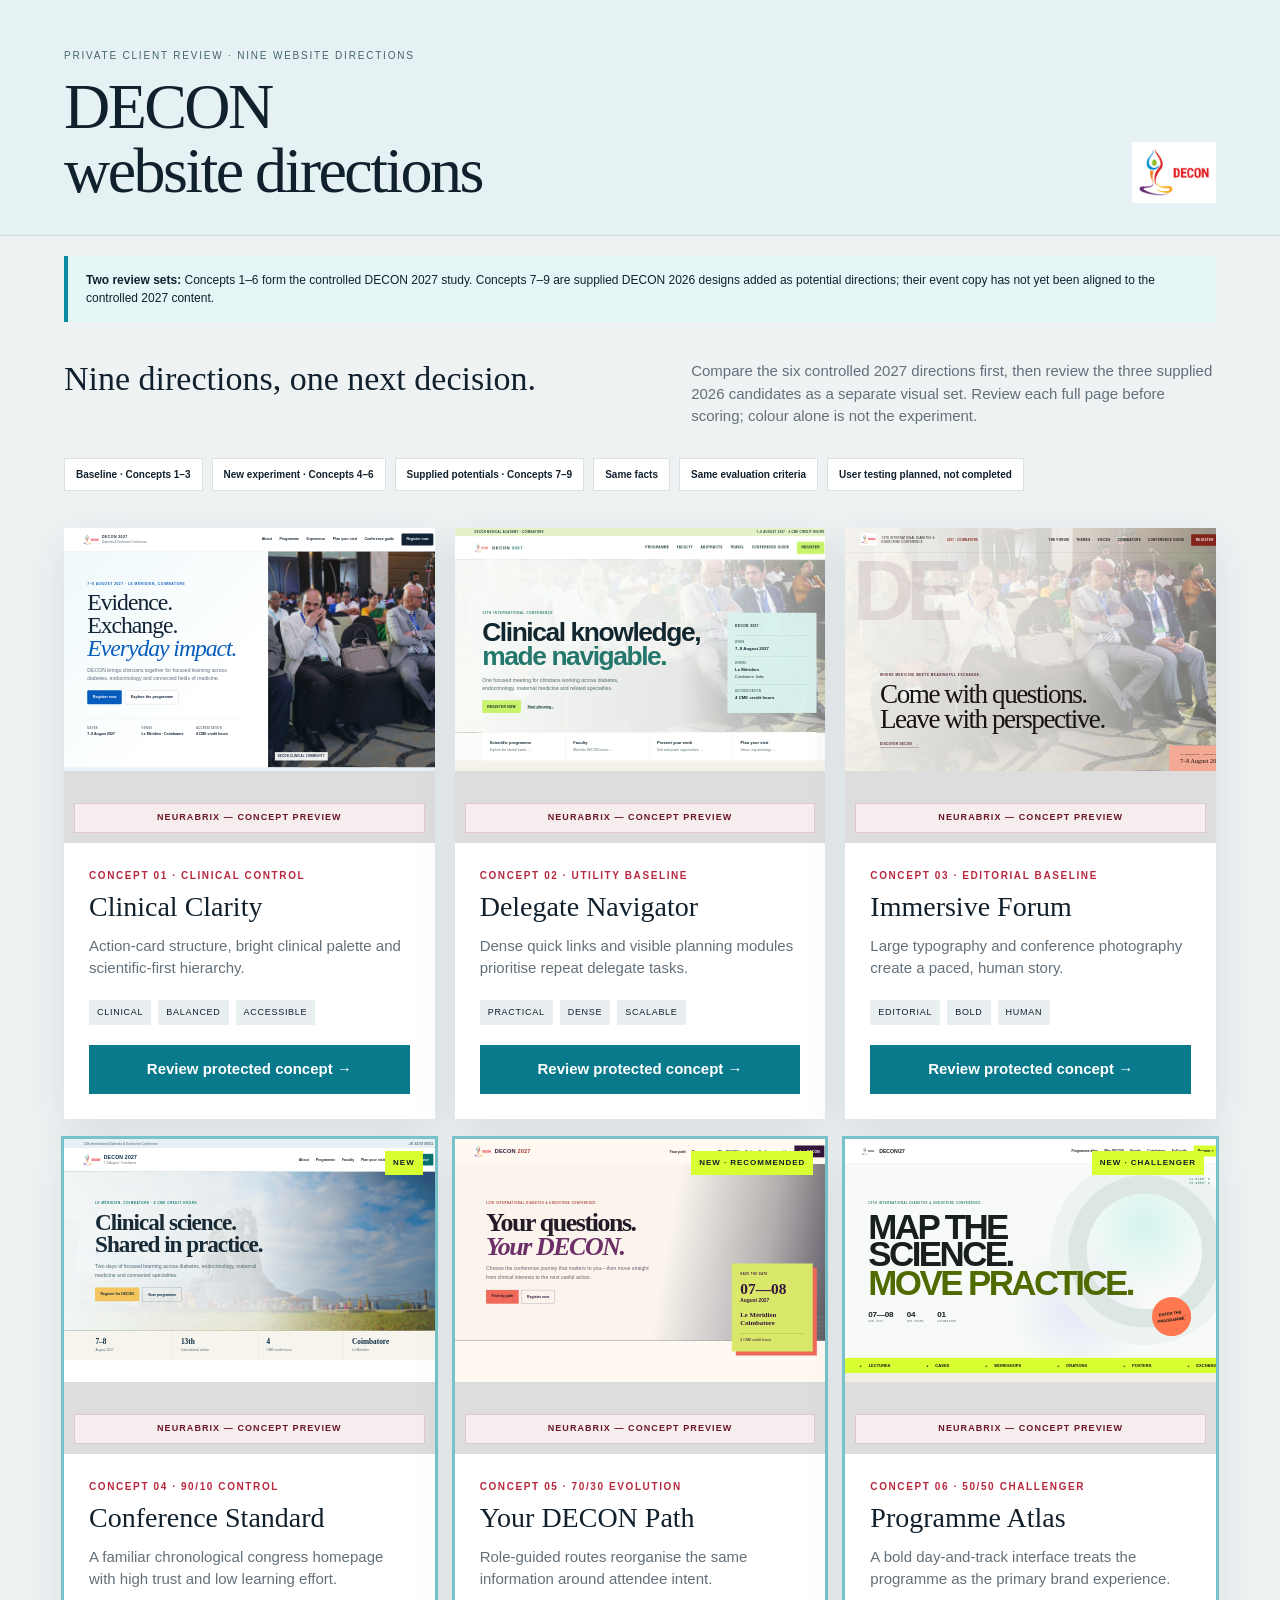
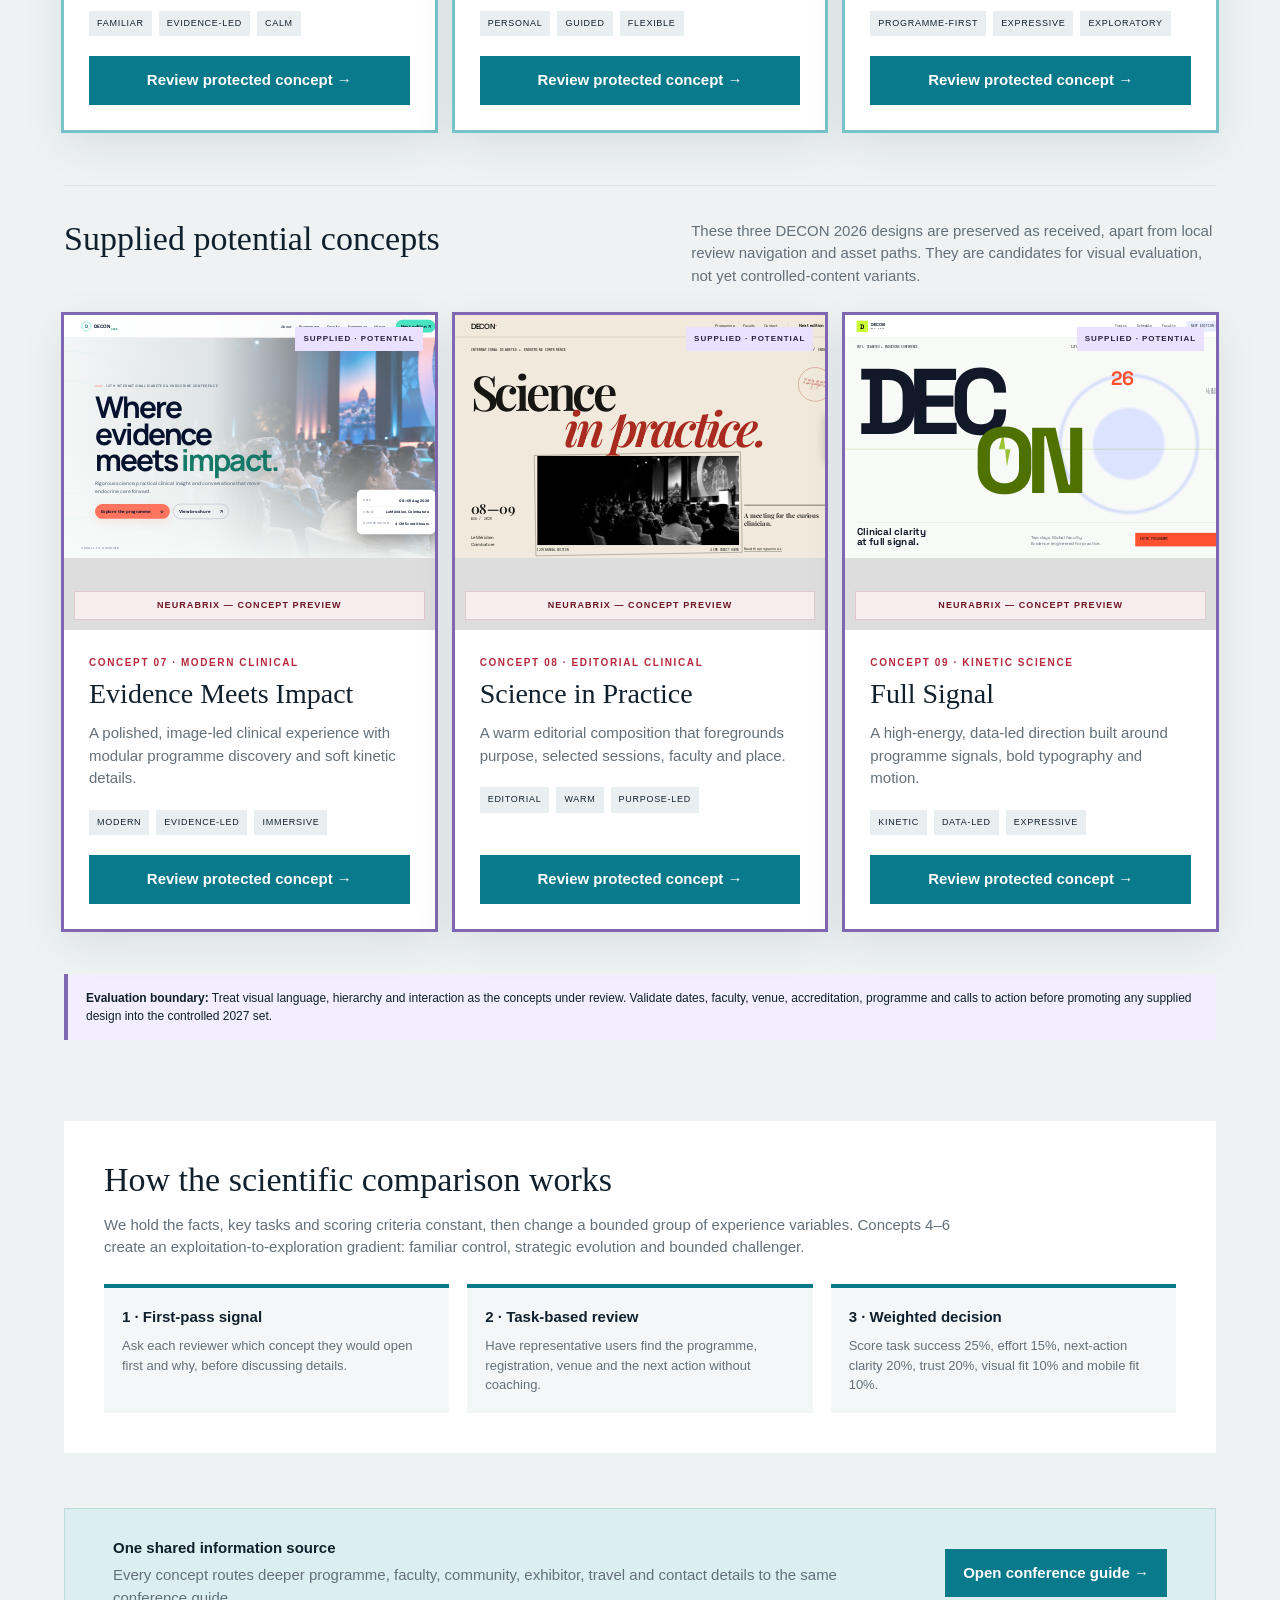
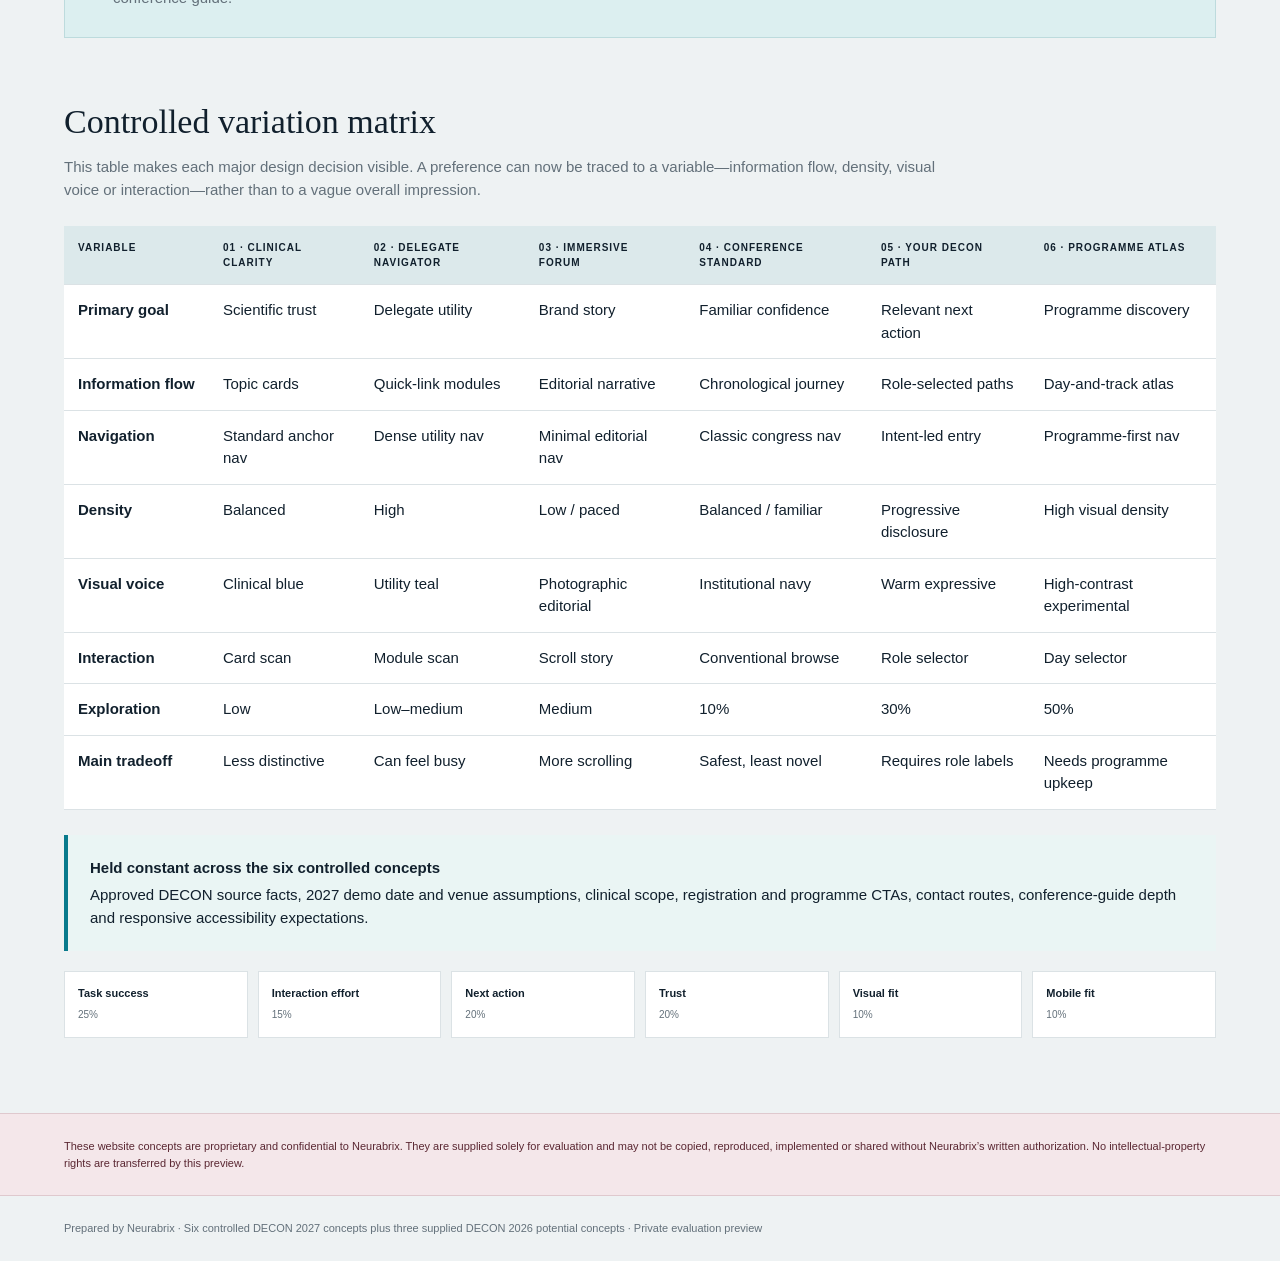
<file: index.html>
<!doctype html>
<html lang="en">
<head>
<meta charset="utf-8">
<meta name="viewport" content="width=device-width, initial-scale=1">
<meta name="robots" content="noindex, nofollow">
<meta name="description" content="Private review of six controlled DECON 2027 concepts and three supplied DECON 2026 potential concepts.">
<link rel="canonical" href="https://decon.neurabrix.co/">
<title>DECON · Nine-concept review</title>
<style>
:root{--ink:#11202d;--muted:#63707a;--paper:#eef2f3;--white:#fff;--accent:#b7283e;--teal:#087a8c;--line:#dbe2e5}*{box-sizing:border-box}html{scroll-behavior:smooth}body{margin:0;background:var(--paper);color:var(--ink);font:15px/1.5 Arial,sans-serif;overflow-x:hidden}header{padding:48px clamp(18px,5vw,72px) 32px;background:#101a24;color:white;display:grid;grid-template-columns:1fr auto;gap:30px;align-items:end}header p{margin:0;text-transform:uppercase;letter-spacing:.18em;font-size:10px;color:#adc0cd}h1{font:clamp(36px,5vw,68px)/1 Georgia,serif;margin:12px 0 0;letter-spacing:-.04em}header img{width:84px;background:white;padding:6px}.notice{margin:20px clamp(18px,5vw,72px) 0;padding:15px 18px;background:#e5f6f7;border-left:4px solid #098ca1;font-size:12px}.intro{padding:38px clamp(18px,5vw,72px) 15px;display:grid;grid-template-columns:1fr 1fr;gap:8vw}.intro h2,.method h2,.matrix h2{font:34px Georgia,serif;margin:0}.intro p{color:var(--muted);margin:0}.legend{padding:15px clamp(18px,5vw,72px);display:flex;gap:9px;flex-wrap:wrap}.legend span{background:#fff;padding:8px 11px;border:1px solid var(--line);font-size:10px;font-weight:800}.concepts{padding:22px clamp(18px,5vw,72px) 45px;display:grid;grid-template-columns:repeat(3,minmax(0,1fr));gap:20px}.card{min-width:0;background:white;box-shadow:0 13px 40px rgba(30,50,65,.1);display:flex;flex-direction:column;position:relative}.card.new{outline:3px solid #77c3c9}.new-label{position:absolute;z-index:3;right:12px;top:12px;background:#d8ff32;color:#17202a;padding:6px 8px;text-transform:uppercase;font-size:8px;letter-spacing:.12em;font-weight:900}.preview{height:315px;position:relative;overflow:hidden;background:#ddd}.preview iframe{width:1440px;height:900px;border:0;transform:scale(.27);transform-origin:top left;pointer-events:none}.preview:after{content:'Neurabrix — Concept preview';position:absolute;inset:auto 10px 10px;background:rgba(81,20,40,.88);color:white;padding:7px;text-align:center;text-transform:uppercase;letter-spacing:.12em;font-size:9px;font-weight:900}.body{padding:25px;display:flex;flex-direction:column;flex:1}.number{font-size:10px;text-transform:uppercase;letter-spacing:.16em;font-weight:800;color:var(--accent)}h3{font:28px Georgia,serif;margin:8px 0 12px}.body p{color:var(--muted);margin:0}.tags{display:flex;gap:7px;flex-wrap:wrap;margin:20px 0}.tags span{font-size:9px;text-transform:uppercase;letter-spacing:.08em;background:#e9eef0;padding:6px 8px}.body a{display:block;margin-top:auto;background:var(--ink);color:white;text-align:center;text-decoration:none;padding:13px;font-weight:800}.method{margin:15px clamp(18px,5vw,72px) 55px;background:#fff;padding:40px}.method>p{max-width:880px;color:var(--muted)}.steps{display:grid;grid-template-columns:repeat(3,1fr);gap:18px;margin-top:25px}.steps article{border-top:4px solid var(--teal);padding:18px;background:#f4f7f7}.steps b{display:block;margin-bottom:8px}.steps p{margin:0;color:var(--muted);font-size:13px}.guide{margin:0 clamp(18px,5vw,72px) 65px;background:#087a8c;color:#fff;padding:28px clamp(20px,4vw,48px);display:flex;align-items:center;justify-content:space-between;gap:30px}.guide p{margin:5px 0 0;color:#d8f2f4}.guide a{background:#fff;color:var(--ink);padding:13px 18px;text-decoration:none;font-weight:900;white-space:nowrap}.matrix{padding:0 clamp(18px,5vw,72px) 75px}.matrix>p{color:var(--muted);max-width:900px}.table-wrap{overflow-x:auto;margin-top:25px}table{width:100%;border-collapse:collapse;background:white;min-width:1080px}th,td{text-align:left;padding:14px;border-bottom:1px solid var(--line);vertical-align:top}th{font-size:10px;text-transform:uppercase;letter-spacing:.1em;background:#101a24;color:#fff}td:first-child{font-weight:800;position:sticky;left:0;background:#fff;min-width:145px}.constant{background:#eaf5f4;padding:22px;margin-top:25px;border-left:4px solid var(--teal)}.constant b{display:block;margin-bottom:5px}.score{display:grid;grid-template-columns:repeat(6,1fr);gap:10px;margin-top:20px}.score div{background:#fff;border:1px solid var(--line);padding:13px}.score b{display:block;font-size:11px}.score span{color:var(--muted);font-size:10px}.confidential{padding:24px clamp(18px,5vw,72px);background:#6d1726;color:white;font-size:11px}footer{padding:24px clamp(18px,5vw,72px);font-size:11px;color:var(--muted)}@media(max-width:1050px){.concepts{grid-template-columns:1fr 1fr}.preview{height:350px}.preview iframe{transform:scale(.31)}.intro{grid-template-columns:1fr}.steps{grid-template-columns:1fr}.score{grid-template-columns:1fr 1fr 1fr}}@media(max-width:650px){header{grid-template-columns:1fr;padding-top:30px}header img{display:none}.concepts{grid-template-columns:1fr;padding-left:12px;padding-right:12px}.preview{height:230px}.preview iframe{transform:scale(.19)}.intro,.matrix{padding-left:18px;padding-right:18px}.notice{margin-left:12px;margin-right:12px}.method{margin-left:12px;margin-right:12px;padding:24px}.guide{margin-left:12px;margin-right:12px;display:block}.guide a{display:block;margin-top:18px;white-space:normal;text-align:center}.score{grid-template-columns:1fr 1fr}}@media(max-width:180px){body *{overflow-wrap:anywhere;min-width:0}header,.intro,.matrix{padding-left:8px;padding-right:8px}.notice,.method{margin-left:6px;margin-right:6px;padding:10px}.concepts{padding-left:6px;padding-right:6px}.guide{margin-left:6px;margin-right:6px;padding:10px}.guide a{padding:8px}.body{padding:12px}.preview iframe{transform:scale(.085)}h1{font-size:28px}.score{grid-template-columns:1fr}}
</style>
<style>
.potential-set{padding:10px 0 30px}.potential-heading{margin:0 clamp(18px,5vw,72px);padding:34px 0 0;border-top:1px solid var(--line);display:grid;grid-template-columns:1fr 1fr;gap:8vw}.potential-heading h2{font:34px Georgia,serif;margin:0}.potential-heading p{margin:0;color:var(--muted)}.potential-concepts{padding-top:28px}.card.potential{outline:3px solid #8067b1}.potential-label{position:absolute;z-index:3;right:12px;top:12px;background:#e9e1ff;color:#2b2141;padding:6px 8px;text-transform:uppercase;font-size:8px;letter-spacing:.12em;font-weight:900}.potential-note{margin:0 clamp(18px,5vw,72px) 36px;padding:15px 18px;background:#f2edff;border-left:4px solid #8067b1;font-size:12px}@media(max-width:1050px){.potential-heading{grid-template-columns:1fr}}@media(max-width:650px){.potential-heading{margin-left:18px;margin-right:18px}.potential-note{margin-left:12px;margin-right:12px}}@media(max-width:180px){.potential-heading{margin-left:8px;margin-right:8px}.potential-note{margin-left:6px;margin-right:6px;padding:10px}}
</style>
<style>
header{background:#e5f1f3;color:var(--ink);border-bottom:1px solid #cadadd}
header p{color:#45636d}
.preview:after{background:rgba(247,238,240,.94);color:#6d1726;border:1px solid #dfc9ce}
.body a{background:var(--teal);color:#fff}
.guide{background:#dceff0;color:var(--ink);border:1px solid #bddbdd}
.guide p{color:var(--muted)}
.guide a{background:var(--teal);color:#fff}
th{background:#dce9eb;color:var(--ink)}
.confidential{background:#f4e7ea;color:#5a2732;border-top:1px solid #dfc9ce;border-bottom:1px solid #dfc9ce}
</style>
</head>
<body>
<header>
<div>
<p>Private client review · Nine website directions</p>
<h1>DECON<br>website directions</h1>
</div>
<img src="assets/images/decon-logo.png" alt="DECON Medical Academy">
</header>
<div class="notice">
<b>Two review sets:</b> Concepts 1–6 form the controlled DECON 2027 study. Concepts 7–9 are supplied DECON 2026 designs added as potential directions; their event copy has not yet been aligned to the controlled 2027 content.</div>
<section class="intro">
<div>
<h2>Nine directions, one next decision.</h2>
</div>
<p>Compare the six controlled 2027 directions first, then review the three supplied 2026 candidates as a separate visual set. Review each full page before scoring; colour alone is not the experiment.</p>
</section>
<div class="legend">
<span>Baseline · Concepts 1–3</span>
<span>New experiment · Concepts 4–6</span>
<span>Supplied potentials · Concepts 7–9</span>
<span>Same facts</span>
<span>Same evaluation criteria</span>
<span>User testing planned, not completed</span>
</div>
<section class="concepts" aria-label="Controlled DECON 2027 website concepts">
  <article class="card">
<div class="preview">
<iframe src="concept-01/" title="Clinical Clarity thumbnail">
</iframe>
</div>
<div class="body">
<span class="number">Concept 01 · Clinical control</span>
<h3>Clinical Clarity</h3>
<p>Action-card structure, bright clinical palette and scientific-first hierarchy.</p>
<div class="tags">
<span>Clinical</span>
<span>Balanced</span>
<span>Accessible</span>
</div>
<a href="preview/concept-01.html">Review protected concept →</a>
</div>
</article>
  <article class="card">
<div class="preview">
<iframe src="concept-02/" title="Delegate Navigator thumbnail">
</iframe>
</div>
<div class="body">
<span class="number">Concept 02 · Utility baseline</span>
<h3>Delegate Navigator</h3>
<p>Dense quick links and visible planning modules prioritise repeat delegate tasks.</p>
<div class="tags">
<span>Practical</span>
<span>Dense</span>
<span>Scalable</span>
</div>
<a href="preview/concept-02.html">Review protected concept →</a>
</div>
</article>
  <article class="card">
<div class="preview">
<iframe src="concept-03/" title="Immersive Forum thumbnail">
</iframe>
</div>
<div class="body">
<span class="number">Concept 03 · Editorial baseline</span>
<h3>Immersive Forum</h3>
<p>Large typography and conference photography create a paced, human story.</p>
<div class="tags">
<span>Editorial</span>
<span>Bold</span>
<span>Human</span>
</div>
<a href="preview/concept-03.html">Review protected concept →</a>
</div>
</article>
  <article class="card new">
<span class="new-label">New</span>
<div class="preview">
<iframe src="concept-04/" title="Conference Standard thumbnail">
</iframe>
</div>
<div class="body">
<span class="number">Concept 04 · 90/10 control</span>
<h3>Conference Standard</h3>
<p>A familiar chronological congress homepage with high trust and low learning effort.</p>
<div class="tags">
<span>Familiar</span>
<span>Evidence-led</span>
<span>Calm</span>
</div>
<a href="preview/concept-04.html">Review protected concept →</a>
</div>
</article>
  <article class="card new">
<span class="new-label">New · Recommended</span>
<div class="preview">
<iframe src="concept-05/" title="Your DECON Path thumbnail">
</iframe>
</div>
<div class="body">
<span class="number">Concept 05 · 70/30 evolution</span>
<h3>Your DECON Path</h3>
<p>Role-guided routes reorganise the same information around attendee intent.</p>
<div class="tags">
<span>Personal</span>
<span>Guided</span>
<span>Flexible</span>
</div>
<a href="preview/concept-05.html">Review protected concept →</a>
</div>
</article>
  <article class="card new">
<span class="new-label">New · Challenger</span>
<div class="preview">
<iframe src="concept-06/" title="Programme Atlas thumbnail">
</iframe>
</div>
<div class="body">
<span class="number">Concept 06 · 50/50 challenger</span>
<h3>Programme Atlas</h3>
<p>A bold day-and-track interface treats the programme as the primary brand experience.</p>
<div class="tags">
<span>Programme-first</span>
<span>Expressive</span>
<span>Exploratory</span>
</div>
<a href="preview/concept-06.html">Review protected concept →</a>
</div>
</article>
</section>
<section class="potential-set" aria-labelledby="potential-concepts-title">
<div class="potential-heading">
<h2 id="potential-concepts-title">Supplied potential concepts</h2>
<p>These three DECON 2026 designs are preserved as received, apart from local review navigation and asset paths. They are candidates for visual evaluation, not yet controlled-content variants.</p>
</div>
<div class="concepts potential-concepts">
<article class="card potential">
<span class="potential-label">Supplied · Potential</span>
<div class="preview"><iframe src="concept-07/" title="Evidence Meets Impact thumbnail"></iframe></div>
<div class="body"><span class="number">Concept 07 · Modern clinical</span><h3>Evidence Meets Impact</h3><p>A polished, image-led clinical experience with modular programme discovery and soft kinetic details.</p><div class="tags"><span>Modern</span><span>Evidence-led</span><span>Immersive</span></div><a href="preview/concept-07.html">Review protected concept →</a></div>
</article>
<article class="card potential">
<span class="potential-label">Supplied · Potential</span>
<div class="preview"><iframe src="concept-08/" title="Science in Practice thumbnail"></iframe></div>
<div class="body"><span class="number">Concept 08 · Editorial clinical</span><h3>Science in Practice</h3><p>A warm editorial composition that foregrounds purpose, selected sessions, faculty and place.</p><div class="tags"><span>Editorial</span><span>Warm</span><span>Purpose-led</span></div><a href="preview/concept-08.html">Review protected concept →</a></div>
</article>
<article class="card potential">
<span class="potential-label">Supplied · Potential</span>
<div class="preview"><iframe src="concept-09/" title="Full Signal thumbnail"></iframe></div>
<div class="body"><span class="number">Concept 09 · Kinetic science</span><h3>Full Signal</h3><p>A high-energy, data-led direction built around programme signals, bold typography and motion.</p><div class="tags"><span>Kinetic</span><span>Data-led</span><span>Expressive</span></div><a href="preview/concept-09.html">Review protected concept →</a></div>
</article>
</div>
<div class="potential-note"><b>Evaluation boundary:</b> Treat visual language, hierarchy and interaction as the concepts under review. Validate dates, faculty, venue, accreditation, programme and calls to action before promoting any supplied design into the controlled 2027 set.</div>
</section>
<section class="method">
<h2>How the scientific comparison works</h2>
<p>We hold the facts, key tasks and scoring criteria constant, then change a bounded group of experience variables. Concepts 4–6 create an exploitation-to-exploration gradient: familiar control, strategic evolution and bounded challenger.</p>
<div class="steps">
<article>
<b>1 · First-pass signal</b>
<p>Ask each reviewer which concept they would open first and why, before discussing details.</p>
</article>
<article>
<b>2 · Task-based review</b>
<p>Have representative users find the programme, registration, venue and the next action without coaching.</p>
</article>
<article>
<b>3 · Weighted decision</b>
<p>Score task success 25%, effort 15%, next-action clarity 20%, trust 20%, visual fit 10% and mobile fit 10%.</p>
</article>
</div>
</section>
<section class="guide">
<div>
<b>One shared information source</b>
<p>Every concept routes deeper programme, faculty, community, exhibitor, travel and contact details to the same conference guide.</p>
</div>
<a href="conference-guide/">Open conference guide →</a>
</section>
<section class="matrix">
<h2>Controlled variation matrix</h2>
<p>This table makes each major design decision visible. A preference can now be traced to a variable—information flow, density, visual voice or interaction—rather than to a vague overall impression.</p>
<div class="table-wrap">
<table>
<thead>
<tr>
<th>Variable</th>
<th>01 · Clinical Clarity</th>
<th>02 · Delegate Navigator</th>
<th>03 · Immersive Forum</th>
<th>04 · Conference Standard</th>
<th>05 · Your DECON Path</th>
<th>06 · Programme Atlas</th>
</tr>
</thead>
<tbody>
<tr>
<td>Primary goal</td>
<td>Scientific trust</td>
<td>Delegate utility</td>
<td>Brand story</td>
<td>Familiar confidence</td>
<td>Relevant next action</td>
<td>Programme discovery</td>
</tr>
<tr>
<td>Information flow</td>
<td>Topic cards</td>
<td>Quick-link modules</td>
<td>Editorial narrative</td>
<td>Chronological journey</td>
<td>Role-selected paths</td>
<td>Day-and-track atlas</td>
</tr>
<tr>
<td>Navigation</td>
<td>Standard anchor nav</td>
<td>Dense utility nav</td>
<td>Minimal editorial nav</td>
<td>Classic congress nav</td>
<td>Intent-led entry</td>
<td>Programme-first nav</td>
</tr>
<tr>
<td>Density</td>
<td>Balanced</td>
<td>High</td>
<td>Low / paced</td>
<td>Balanced / familiar</td>
<td>Progressive disclosure</td>
<td>High visual density</td>
</tr>
<tr>
<td>Visual voice</td>
<td>Clinical blue</td>
<td>Utility teal</td>
<td>Photographic editorial</td>
<td>Institutional navy</td>
<td>Warm expressive</td>
<td>High-contrast experimental</td>
</tr>
<tr>
<td>Interaction</td>
<td>Card scan</td>
<td>Module scan</td>
<td>Scroll story</td>
<td>Conventional browse</td>
<td>Role selector</td>
<td>Day selector</td>
</tr>
<tr>
<td>Exploration</td>
<td>Low</td>
<td>Low–medium</td>
<td>Medium</td>
<td>10%</td>
<td>30%</td>
<td>50%</td>
</tr>
<tr>
<td>Main tradeoff</td>
<td>Less distinctive</td>
<td>Can feel busy</td>
<td>More scrolling</td>
<td>Safest, least novel</td>
<td>Requires role labels</td>
<td>Needs programme upkeep</td>
</tr>
</tbody>
</table>
</div>
<div class="constant">
<b>Held constant across the six controlled concepts</b>Approved DECON source facts, 2027 demo date and venue assumptions, clinical scope, registration and programme CTAs, contact routes, conference-guide depth and responsive accessibility expectations.</div>
<div class="score">
<div>
<b>Task success</b>
<span>25%</span>
</div>
<div>
<b>Interaction effort</b>
<span>15%</span>
</div>
<div>
<b>Next action</b>
<span>20%</span>
</div>
<div>
<b>Trust</b>
<span>20%</span>
</div>
<div>
<b>Visual fit</b>
<span>10%</span>
</div>
<div>
<b>Mobile fit</b>
<span>10%</span>
</div>
</div>
</section>
<div class="confidential">These website concepts are proprietary and confidential to Neurabrix. They are supplied solely for evaluation and may not be copied, reproduced, implemented or shared without Neurabrix’s written authorization. No intellectual-property rights are transferred by this preview.</div>
<footer>Prepared by Neurabrix · Six controlled DECON 2027 concepts plus three supplied DECON 2026 potential concepts · Private evaluation preview</footer>
</body>
</html>
</file>
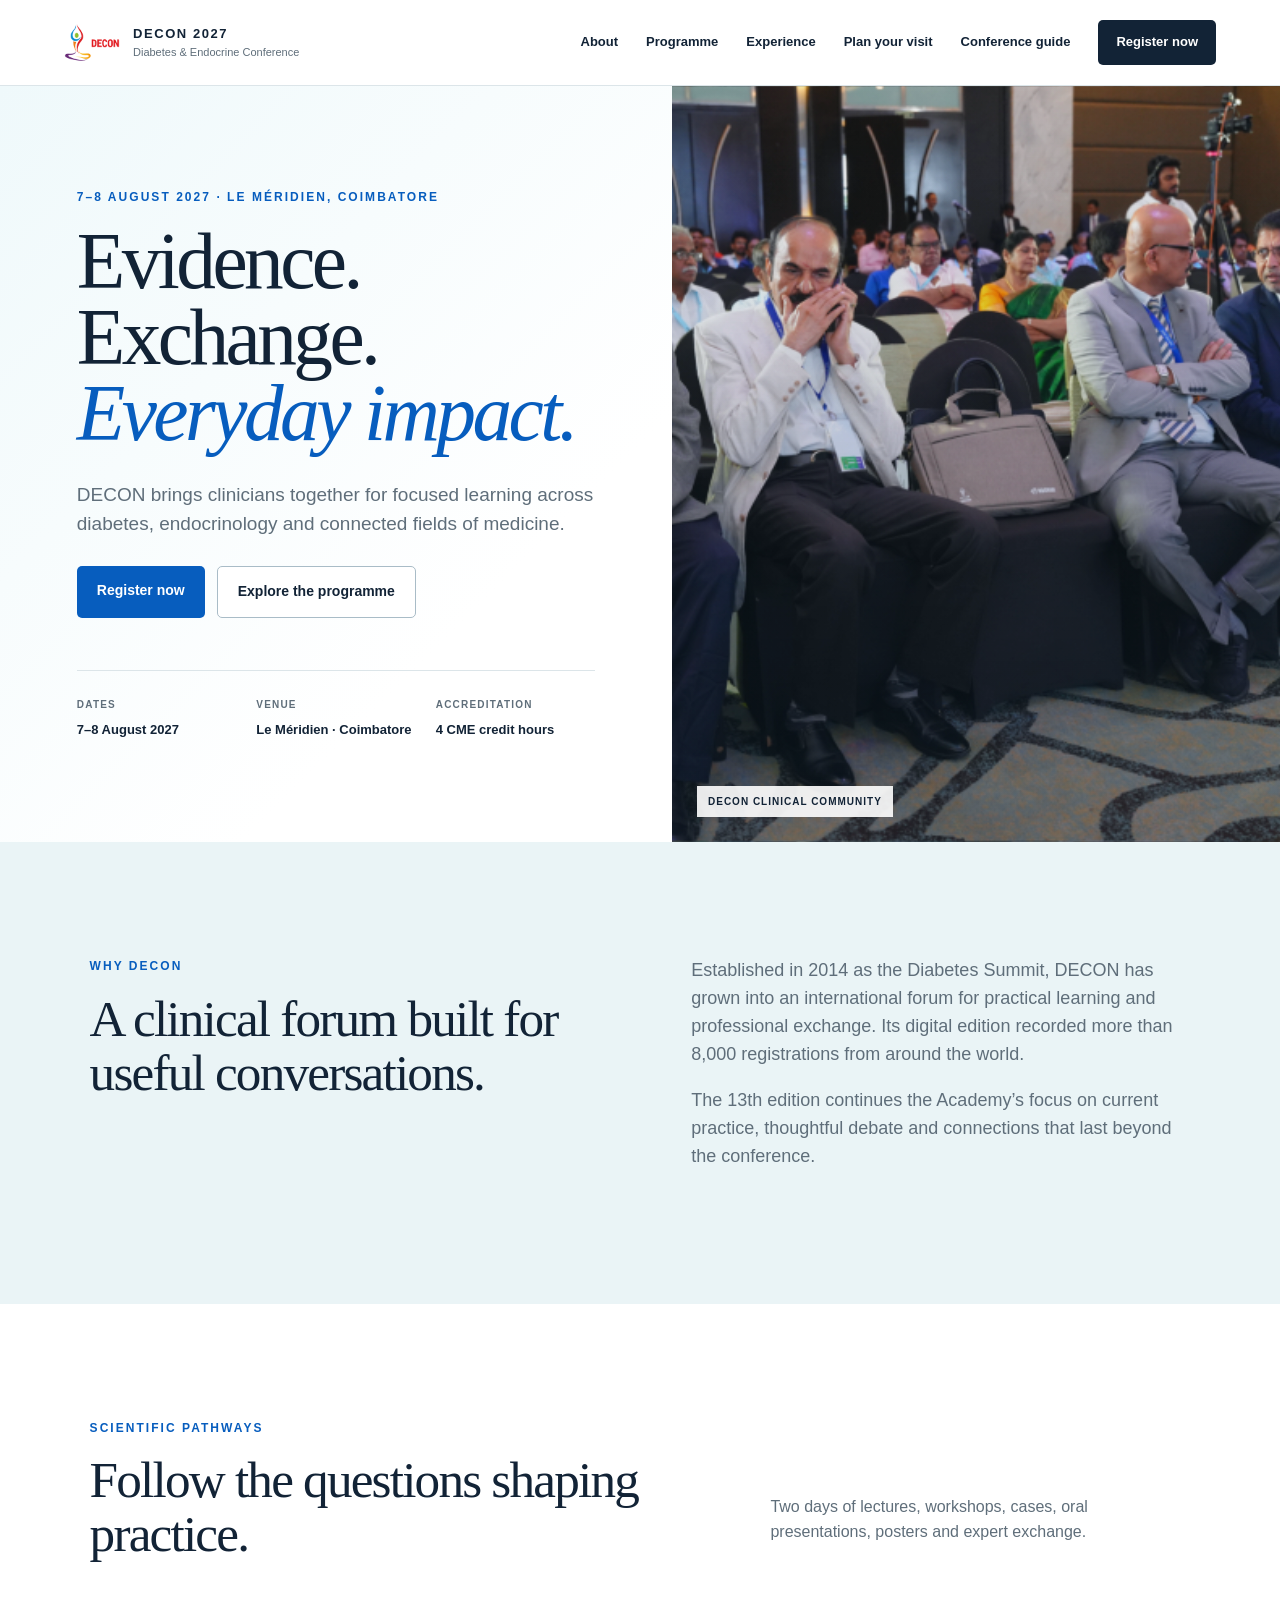
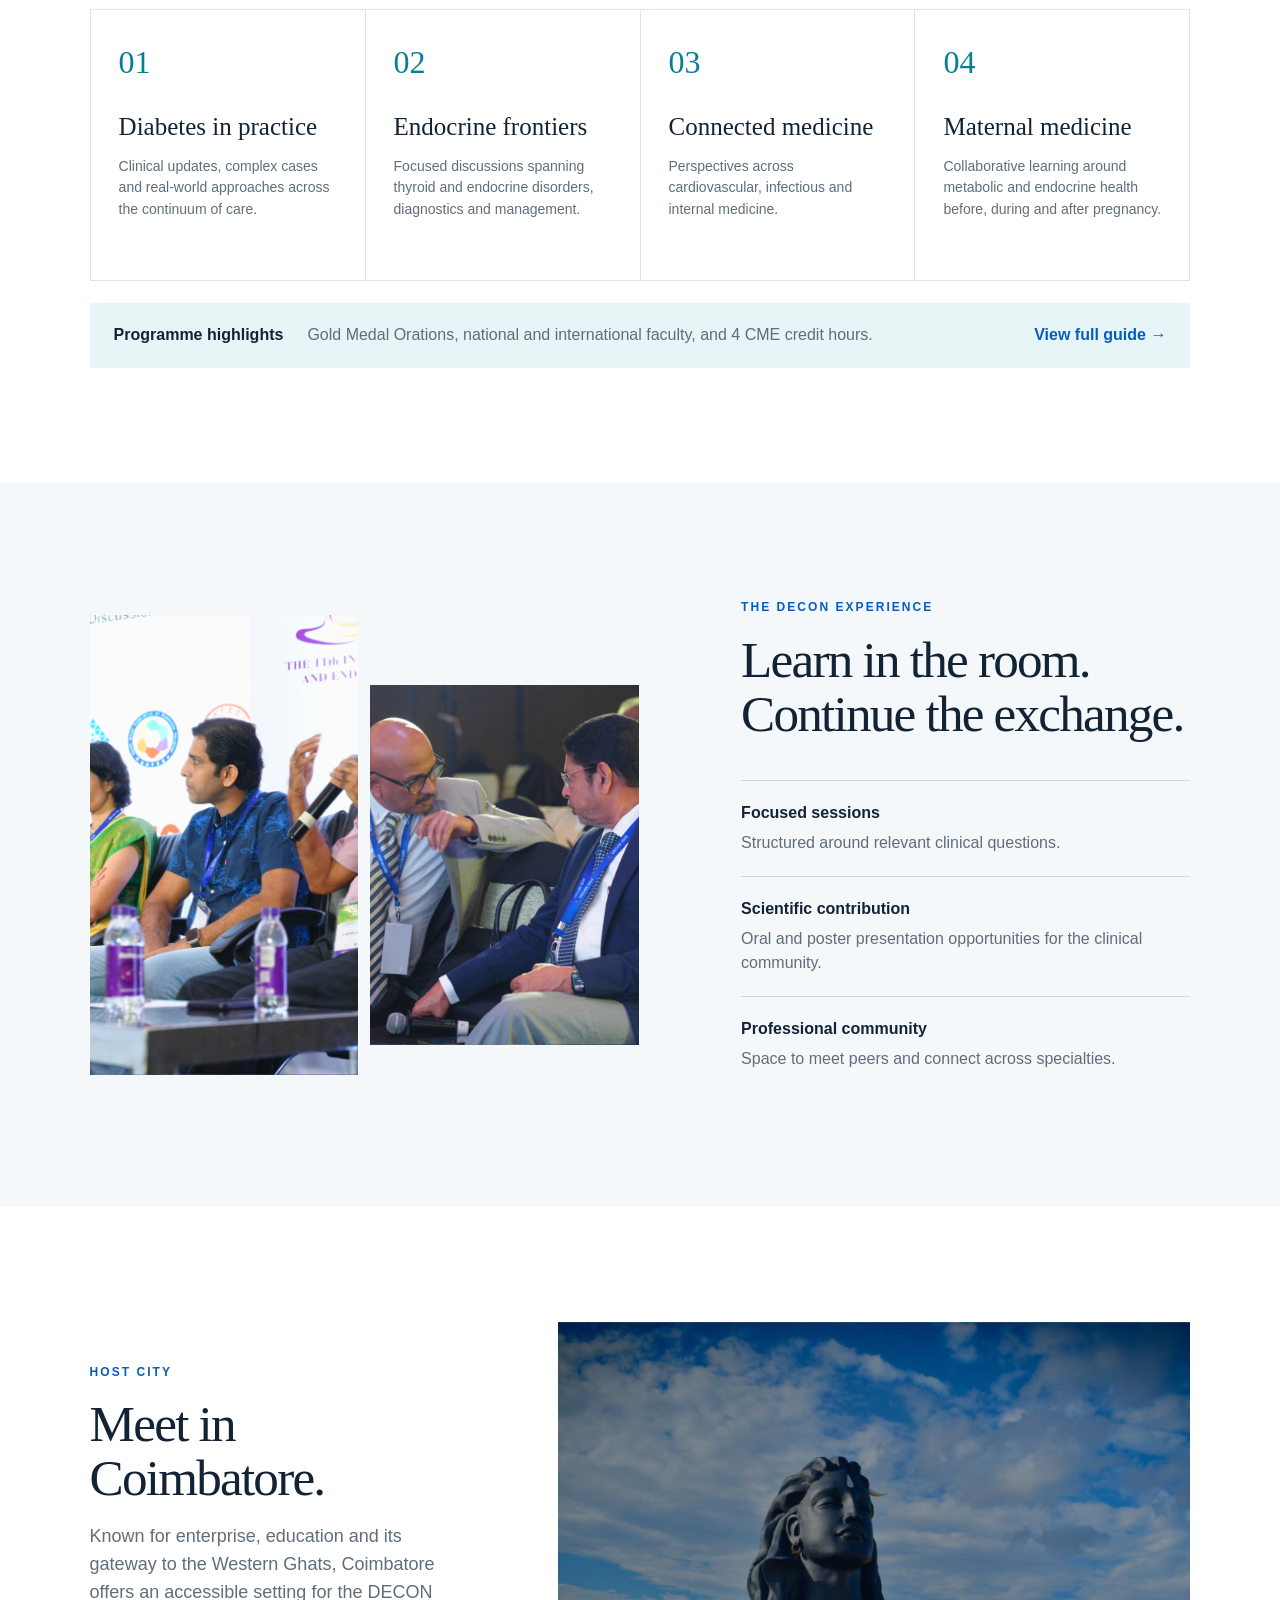
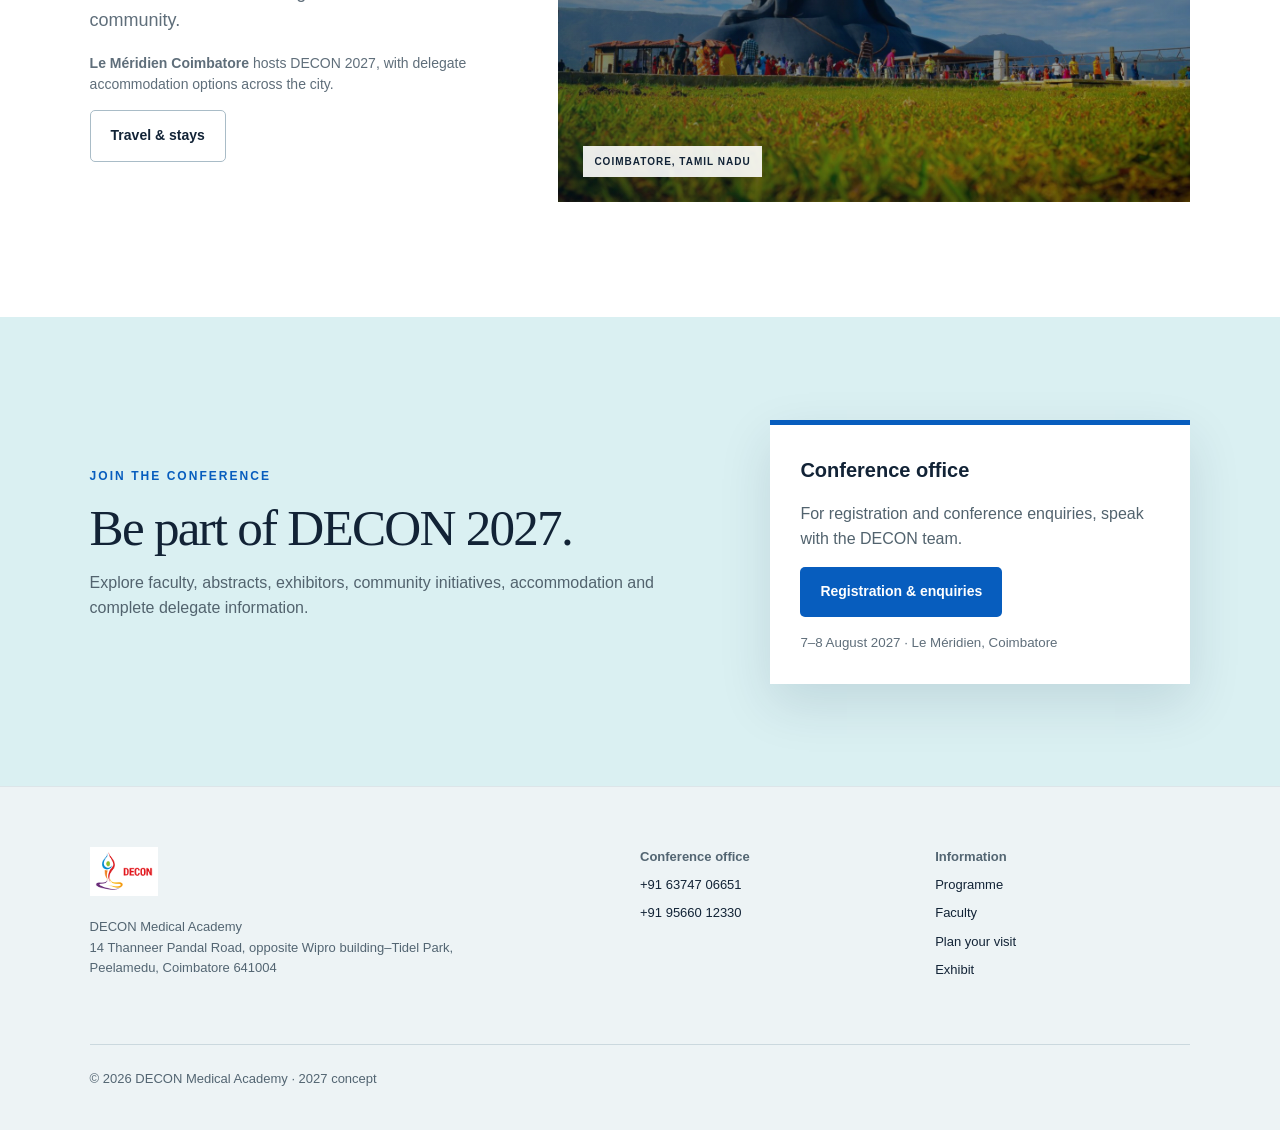
<file: concept-01/index.html>
<!doctype html>
<html lang="en">
<head>
  <meta charset="utf-8">
  <meta name="viewport" content="width=device-width, initial-scale=1">
  <meta name="description" content="DECON 2027 website concept — a clear, clinically focused conference experience."><meta name="robots" content="noindex, nofollow">
  <title>DECON 2027 — Clinical Clarity Concept</title>
  <link rel="stylesheet" href="styles.css">
  <link rel="stylesheet" href="light-theme.css">
</head>
<body>
  <a class="skip" href="#main">Skip to content</a>
  <header class="site-header">
    <a class="brand" href="#top" aria-label="DECON 2027 home">
      <img src="../assets/images/decon-logo.png" alt="DECON Medical Academy">
      <span><b>DECON 2027</b><small>Diabetes &amp; Endocrine Conference</small></span>
    </a>
    <button class="menu" data-menu-button aria-controls="nav-one" aria-expanded="false">Menu</button>
    <nav id="nav-one" data-open="false" aria-label="Main navigation">
      <a href="#about">About</a><a href="#programme">Programme</a><a href="#experience">Experience</a><a href="#visit">Plan your visit</a><a href="../conference-guide/">Conference guide</a>
      <a class="nav-cta" href="../conference-guide/#contact">Register now</a>
    </nav>
  </header>

  <main id="main">
    <section class="hero" id="top">
      <div class="hero-copy">
        <p class="eyebrow">7–8 August 2027 · Le Méridien, Coimbatore</p>
        <h1>Evidence. Exchange.<br><em>Everyday impact.</em></h1>
        <p class="lede">DECON brings clinicians together for focused learning across diabetes, endocrinology and connected fields of medicine.</p>
        <div class="actions"><a class="button primary" href="../conference-guide/#contact">Register now</a><a class="button ghost" href="#programme">Explore the programme</a></div>
        <dl class="status-grid">
          <div><dt>Dates</dt><dd>7–8 August 2027</dd></div>
          <div><dt>Venue</dt><dd>Le Méridien · Coimbatore</dd></div>
          <div><dt>Accreditation</dt><dd>4 CME credit hours</dd></div>
        </dl>
      </div>
      <div class="hero-image" role="img" aria-label="Audience at a DECON conference">
        <span>DECON clinical community</span>
      </div>
    </section>

    <section class="section intro" id="about">
      <div><p class="eyebrow">Why DECON</p><h2>A clinical forum built for useful conversations.</h2></div>
      <div class="intro-copy"><p>Established in 2014 as the Diabetes Summit, DECON has grown into an international forum for practical learning and professional exchange. Its digital edition recorded more than 8,000 registrations from around the world.</p><p>The 13th edition continues the Academy’s focus on current practice, thoughtful debate and connections that last beyond the conference.</p></div>
    </section>

    <section class="section pathways" id="programme">
      <div class="section-head"><div><p class="eyebrow">Scientific pathways</p><h2>Follow the questions shaping practice.</h2></div><p>Two days of lectures, workshops, cases, oral presentations, posters and expert exchange.</p></div>
      <div class="card-grid">
        <article><span>01</span><h3>Diabetes in practice</h3><p>Clinical updates, complex cases and real-world approaches across the continuum of care.</p></article>
        <article><span>02</span><h3>Endocrine frontiers</h3><p>Focused discussions spanning thyroid and endocrine disorders, diagnostics and management.</p></article>
        <article><span>03</span><h3>Connected medicine</h3><p>Perspectives across cardiovascular, infectious and internal medicine.</p></article>
        <article><span>04</span><h3>Maternal medicine</h3><p>Collaborative learning around metabolic and endocrine health before, during and after pregnancy.</p></article>
      </div>
      <div class="notice"><b>Programme highlights</b><span>Gold Medal Orations, national and international faculty, and 4 CME credit hours.</span><a href="../conference-guide/#programme">View full guide →</a></div>
    </section>

    <section class="section experience" id="experience">
      <div class="photo-stack"><img src="../assets/images/decon-gallery-05.jpg" alt="Panel discussion at a DECON conference"><img src="../assets/images/decon-gallery-03.jpg" alt="Delegates in conversation at a DECON conference"></div>
      <div class="experience-copy"><p class="eyebrow">The DECON experience</p><h2>Learn in the room.<br>Continue the exchange.</h2><ul><li><b>Focused sessions</b><span>Structured around relevant clinical questions.</span></li><li><b>Scientific contribution</b><span>Oral and poster presentation opportunities for the clinical community.</span></li><li><b>Professional community</b><span>Space to meet peers and connect across specialties.</span></li></ul></div>
    </section>

    <section class="section visit" id="visit">
      <div class="visit-copy"><p class="eyebrow">Host city</p><h2>Meet in Coimbatore.</h2><p>Known for enterprise, education and its gateway to the Western Ghats, Coimbatore offers an accessible setting for the DECON community.</p><p class="muted"><b>Le Méridien Coimbatore</b> hosts DECON 2027, with delegate accommodation options across the city.</p><a class="button ghost" href="../conference-guide/#travel">Travel &amp; stays</a></div>
      <div class="visit-image"><span>Coimbatore, Tamil Nadu</span></div>
    </section>

    <section class="updates" id="updates">
      <div><p class="eyebrow">Join the conference</p><h2>Be part of DECON 2027.</h2><p>Explore faculty, abstracts, exhibitors, community initiatives, accommodation and complete delegate information.</p></div>
      <div class="update-card"><b>Conference office</b><p>For registration and conference enquiries, speak with the DECON team.</p><a class="button primary" href="../conference-guide/#contact">Registration &amp; enquiries</a><small>7–8 August 2027 · Le Méridien, Coimbatore</small></div>
    </section>
  </main>

  <footer><div><img src="../assets/images/decon-logo.png" alt=""><p>DECON Medical Academy<br>14 Thanneer Pandal Road, opposite Wipro building–Tidel Park,<br>Peelamedu, Coimbatore 641004</p></div><div><b>Conference office</b><a href="tel:+916374706651">+91 63747 06651</a><a href="tel:+919566012330">+91 95660 12330</a></div><div><b>Information</b><a href="../conference-guide/#programme">Programme</a><a href="../conference-guide/#faculty">Faculty</a><a href="../conference-guide/#travel">Plan your visit</a><a href="../conference-guide/#exhibit">Exhibit</a></div><p class="copyright">© <span data-year></span> DECON Medical Academy · 2027 concept</p></footer>
  <script src="../shared.js"></script>
</body>
</html>
</file>
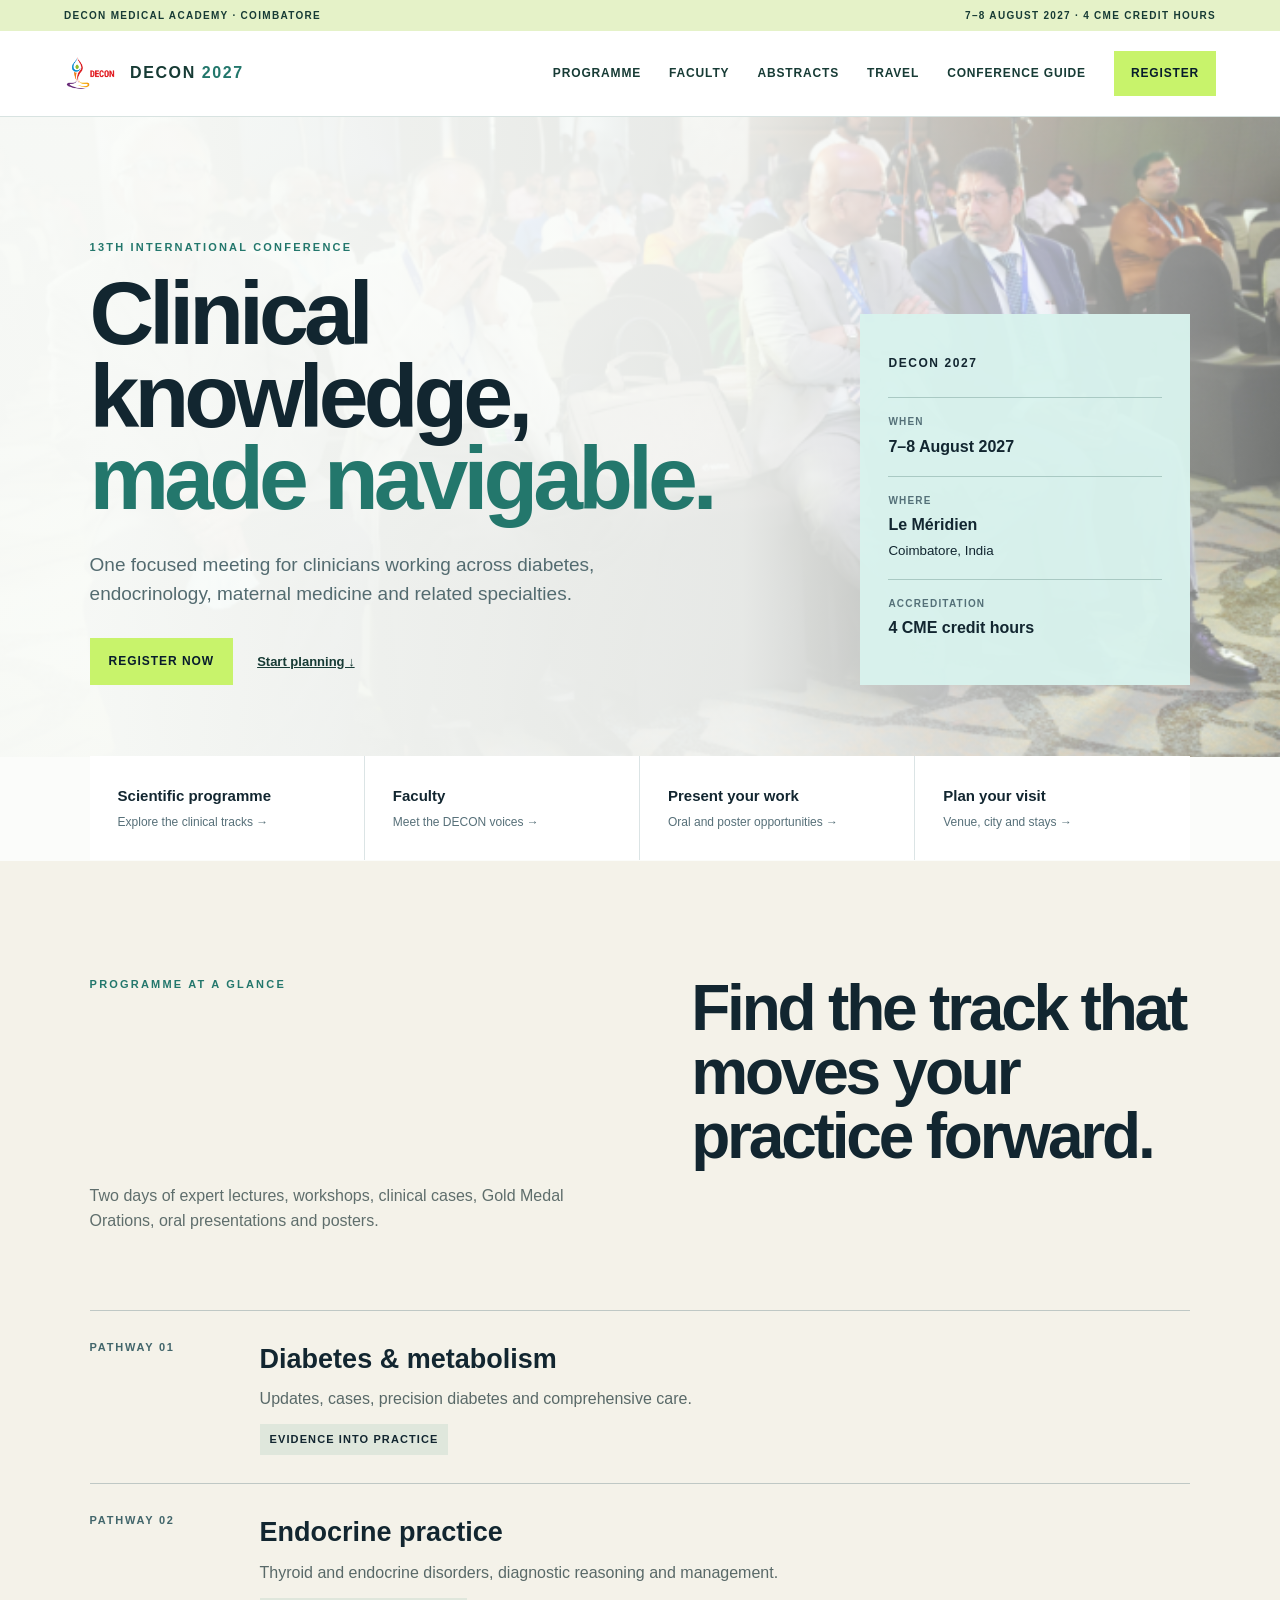
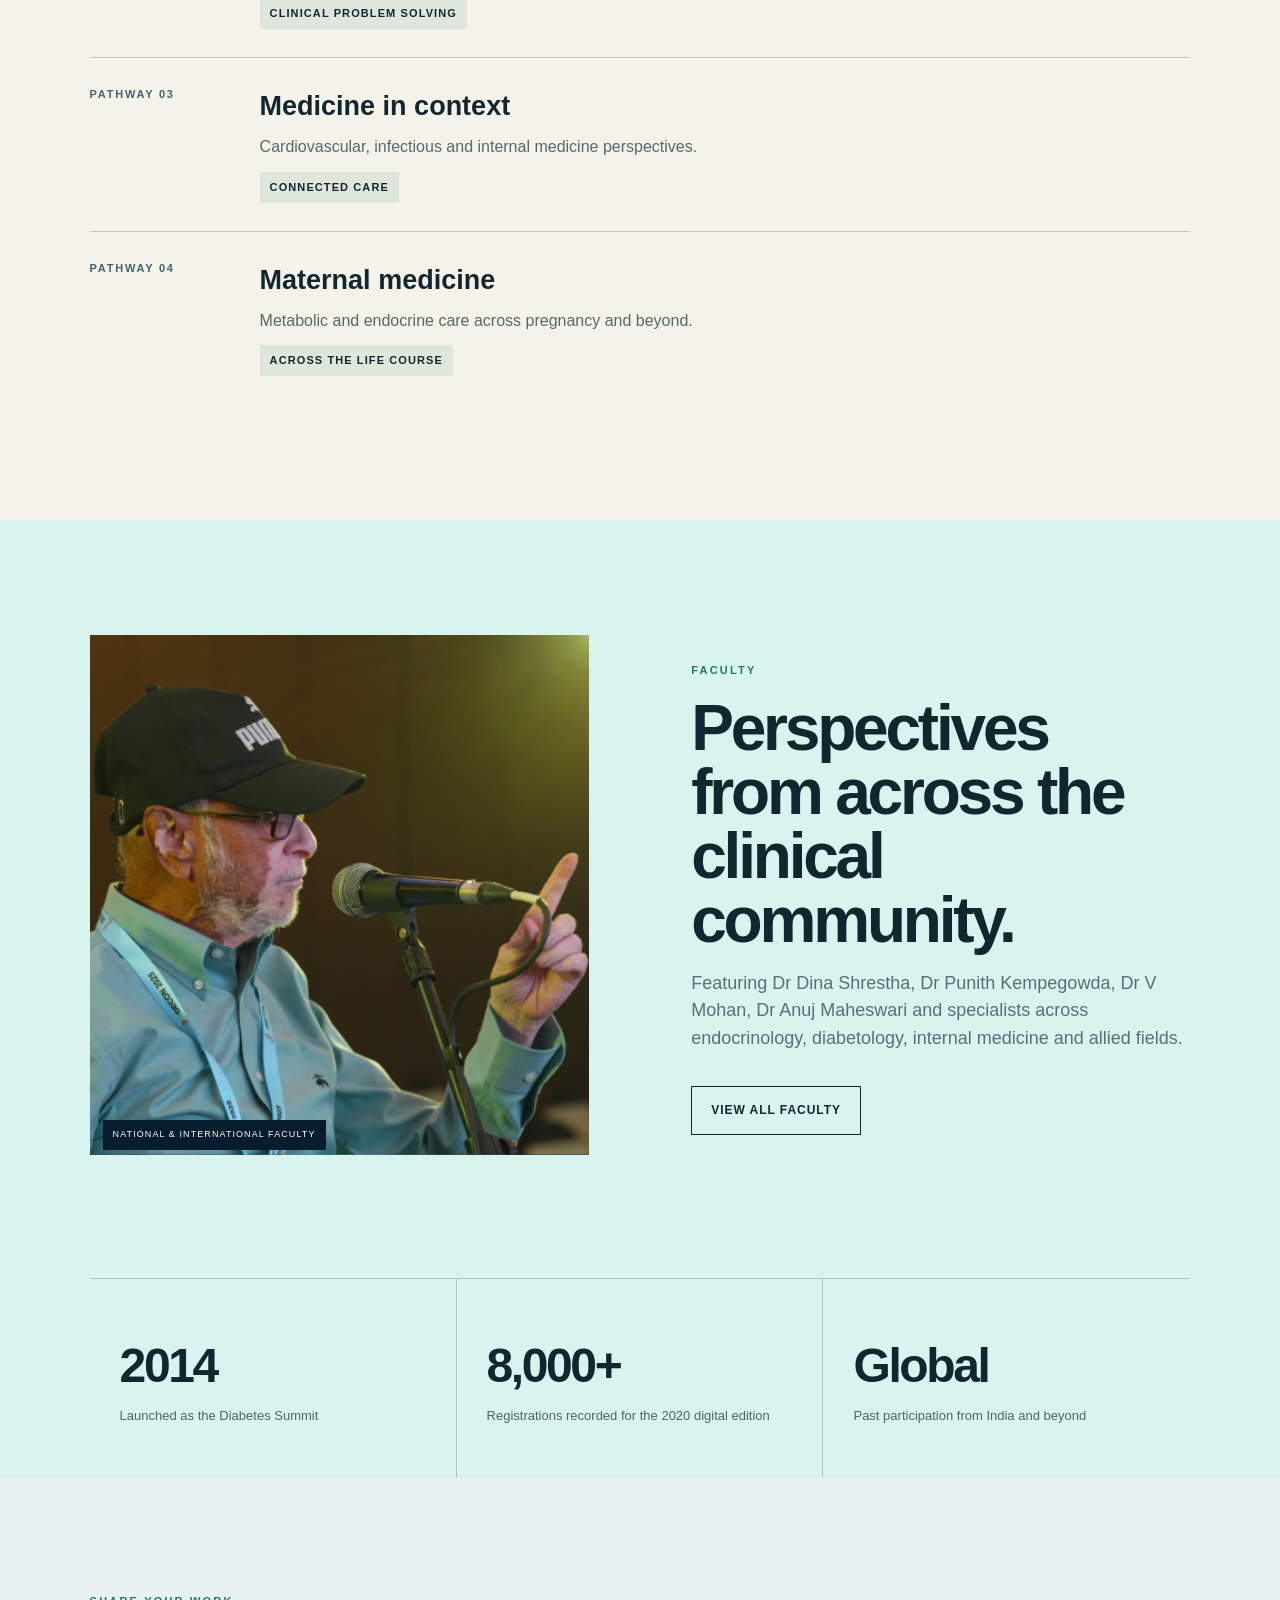
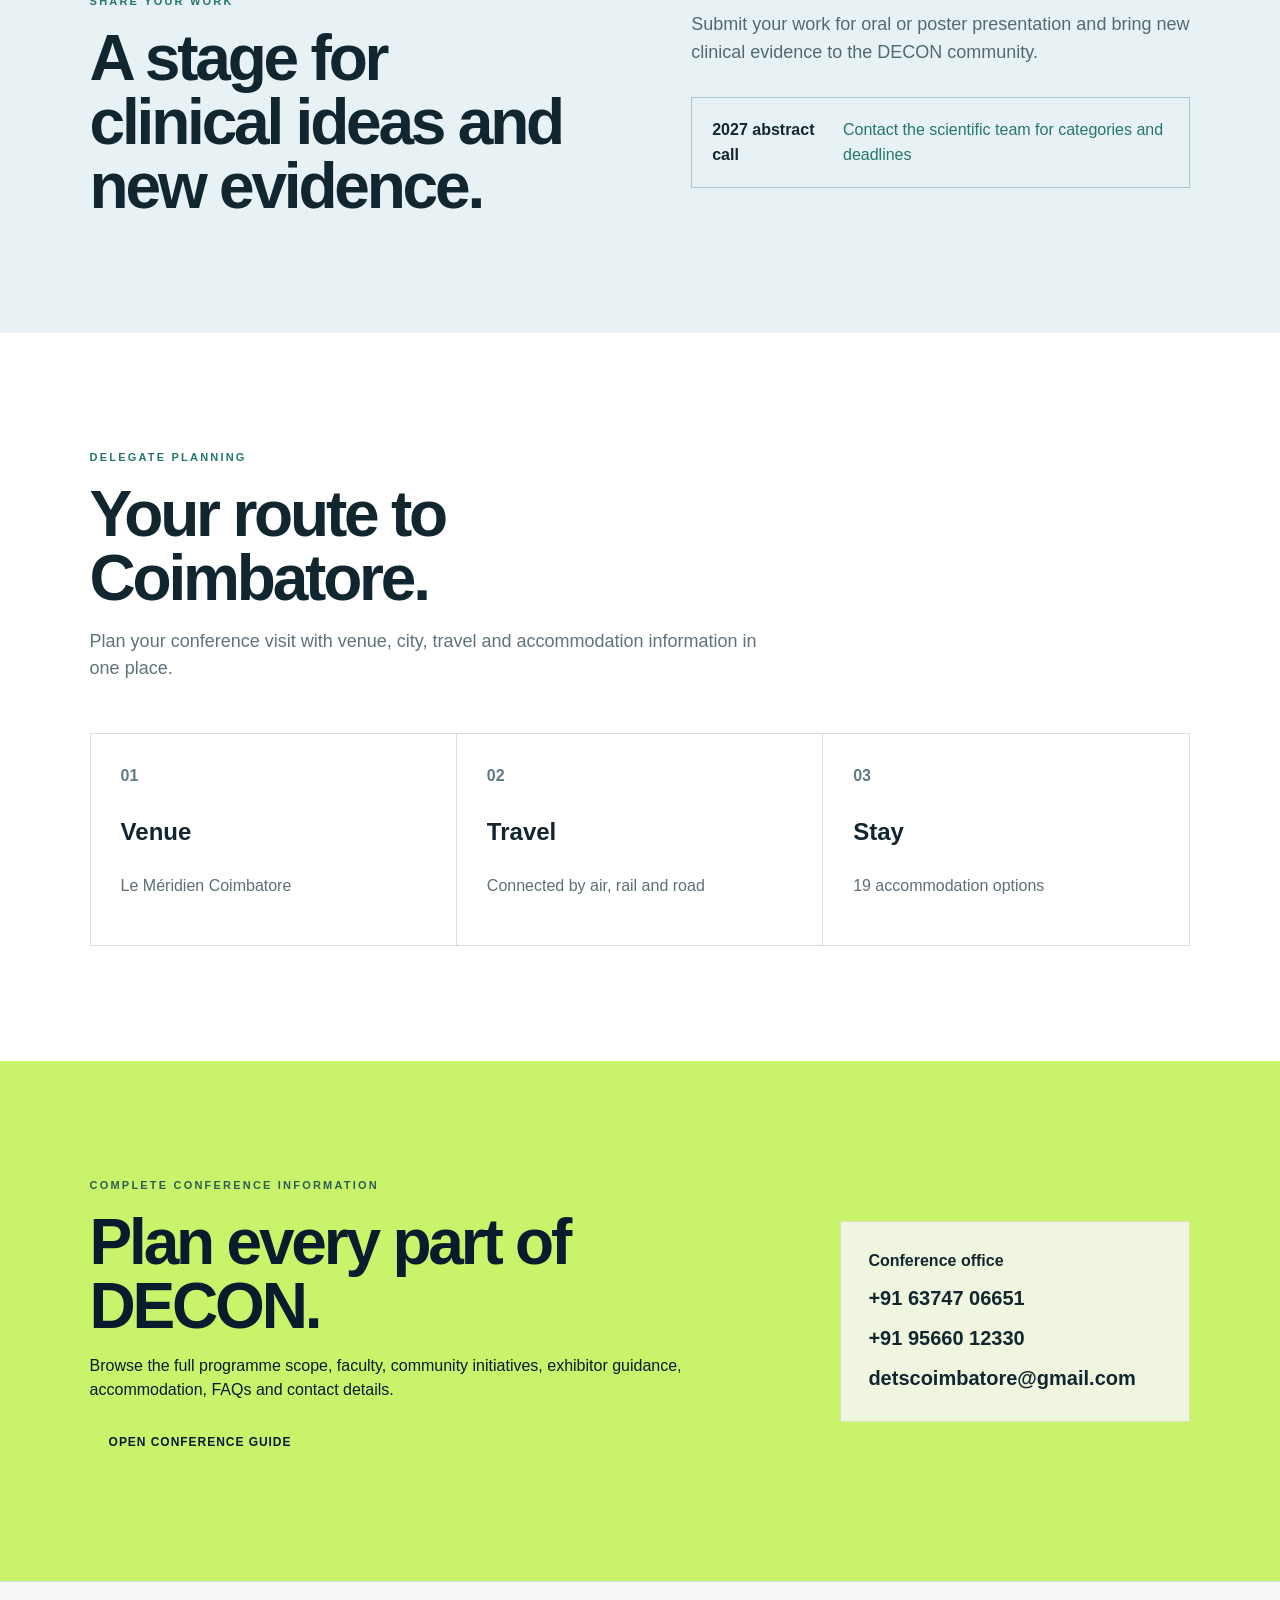
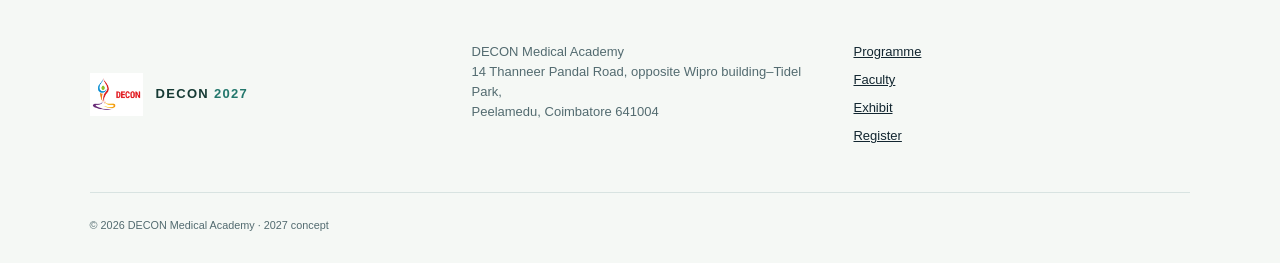
<file: concept-02/index.html>
<!doctype html>
<html lang="en"><head><meta charset="utf-8"><meta name="viewport" content="width=device-width, initial-scale=1"><meta name="description" content="DECON 2027 website concept — a programme-first delegate navigator."><meta name="robots" content="noindex, nofollow"><title>DECON 2027 — Delegate Navigator Concept</title><link rel="stylesheet" href="styles.css"><link rel="stylesheet" href="light-theme.css"></head>
<body><a class="skip" href="#main">Skip to content</a>
  <div class="topline"><span>DECON Medical Academy · Coimbatore</span><span>7–8 August 2027 · 4 CME credit hours</span></div>
  <header><a class="brand" href="#top"><img src="../assets/images/decon-logo.png" alt="DECON Medical Academy"><span>DECON <i>2027</i></span></a><button class="menu" data-menu-button aria-controls="nav-two" aria-expanded="false">Menu</button><nav id="nav-two" data-open="false"><a href="#programme">Programme</a><a href="#speakers">Faculty</a><a href="#abstracts">Abstracts</a><a href="#travel">Travel</a><a href="../conference-guide/">Conference guide</a><a class="register" href="../conference-guide/#contact">Register</a></nav></header>
  <main id="main"><section class="hero" id="top"><div class="hero-content"><p class="kicker">13th International Conference</p><h1>Clinical knowledge,<br><span>made navigable.</span></h1><p>One focused meeting for clinicians working across diabetes, endocrinology, maternal medicine and related specialties.</p><div class="hero-actions"><a class="button lime" href="../conference-guide/#contact">Register now</a><a class="text-link" href="#programme">Start planning ↓</a></div></div><aside><p>DECON 2027</p><dl><div><dt>When</dt><dd>7–8 August 2027</dd></div><div><dt>Where</dt><dd>Le Méridien<br><small>Coimbatore, India</small></dd></div><div><dt>Accreditation</dt><dd>4 CME credit hours</dd></div></dl></aside></section>
  <section class="quick" aria-label="Quick links"><a href="#programme"><b>Scientific programme</b><span>Explore the clinical tracks →</span></a><a href="#speakers"><b>Faculty</b><span>Meet the DECON voices →</span></a><a href="#abstracts"><b>Present your work</b><span>Oral and poster opportunities →</span></a><a href="#travel"><b>Plan your visit</b><span>Venue, city and stays →</span></a></section>
  <section class="programme section" id="programme"><div class="section-title"><p class="kicker">Programme at a glance</p><h2>Find the track that moves your practice forward.</h2><p>Two days of expert lectures, workshops, clinical cases, Gold Medal Orations, oral presentations and posters.</p></div><div class="tracks"><article><time>Pathway 01</time><div><h3>Diabetes &amp; metabolism</h3><p>Updates, cases, precision diabetes and comprehensive care.</p><span>Evidence into practice</span></div></article><article><time>Pathway 02</time><div><h3>Endocrine practice</h3><p>Thyroid and endocrine disorders, diagnostic reasoning and management.</p><span>Clinical problem solving</span></div></article><article><time>Pathway 03</time><div><h3>Medicine in context</h3><p>Cardiovascular, infectious and internal medicine perspectives.</p><span>Connected care</span></div></article><article><time>Pathway 04</time><div><h3>Maternal medicine</h3><p>Metabolic and endocrine care across pregnancy and beyond.</p><span>Across the life course</span></div></article></div></section>
  <section class="faculty" id="speakers"><div class="faculty-image"><img src="../assets/images/decon-gallery-04.jpg" alt="A speaker at DECON"><span>National &amp; international faculty</span></div><div><p class="kicker">Faculty</p><h2>Perspectives from across the clinical community.</h2><p>Featuring Dr Dina Shrestha, Dr Punith Kempegowda, Dr V Mohan, Dr Anuj Maheswari and specialists across endocrinology, diabetology, internal medicine and allied fields.</p><a href="../conference-guide/#faculty" class="button outline">View all faculty</a></div></section>
  <section class="numbers"><article><b>2014</b><span>Launched as the Diabetes Summit</span></article><article><b>8,000+</b><span>Registrations recorded for the 2020 digital edition</span></article><article><b>Global</b><span>Past participation from India and beyond</span></article></section>
  <section class="abstracts section" id="abstracts"><div><p class="kicker">Share your work</p><h2>A stage for clinical ideas and new evidence.</h2></div><div><p>Submit your work for oral or poster presentation and bring new clinical evidence to the DECON community.</p><div class="status"><b>2027 abstract call</b><span>Contact the scientific team for categories and deadlines</span></div></div></section>
  <section class="travel section" id="travel"><div><p class="kicker">Delegate planning</p><h2>Your route to Coimbatore.</h2><p>Plan your conference visit with venue, city, travel and accommodation information in one place.</p></div><div class="travel-grid"><article><b>01</b><h3>Venue</h3><p>Le Méridien Coimbatore</p></article><article><b>02</b><h3>Travel</h3><p>Connected by air, rail and road</p></article><article><b>03</b><h3>Stay</h3><p>19 accommodation options</p></article></div></section>
  <section class="updates" id="updates"><div><p class="kicker">Complete conference information</p><h2>Plan every part of DECON.</h2><p>Browse the full programme scope, faculty, community initiatives, exhibitor guidance, accommodation, FAQs and contact details.</p><a class="button lime" href="../conference-guide/">Open conference guide</a></div><div class="contact"><b>Conference office</b><a href="tel:+916374706651">+91 63747 06651</a><a href="tel:+919566012330">+91 95660 12330</a><a href="mailto:detscoimbatore@gmail.com">detscoimbatore@gmail.com</a></div></section></main>
  <footer><a class="brand" href="#top"><img src="../assets/images/decon-logo.png" alt=""><span>DECON <i>2027</i></span></a><p>DECON Medical Academy<br>14 Thanneer Pandal Road, opposite Wipro building–Tidel Park,<br>Peelamedu, Coimbatore 641004</p><div><a href="../conference-guide/#programme">Programme</a><a href="../conference-guide/#faculty">Faculty</a><a href="../conference-guide/#exhibit">Exhibit</a><a href="../conference-guide/#contact">Register</a></div><small>© <span data-year></span> DECON Medical Academy · 2027 concept</small></footer><script src="../shared.js"></script></body></html>
</file>
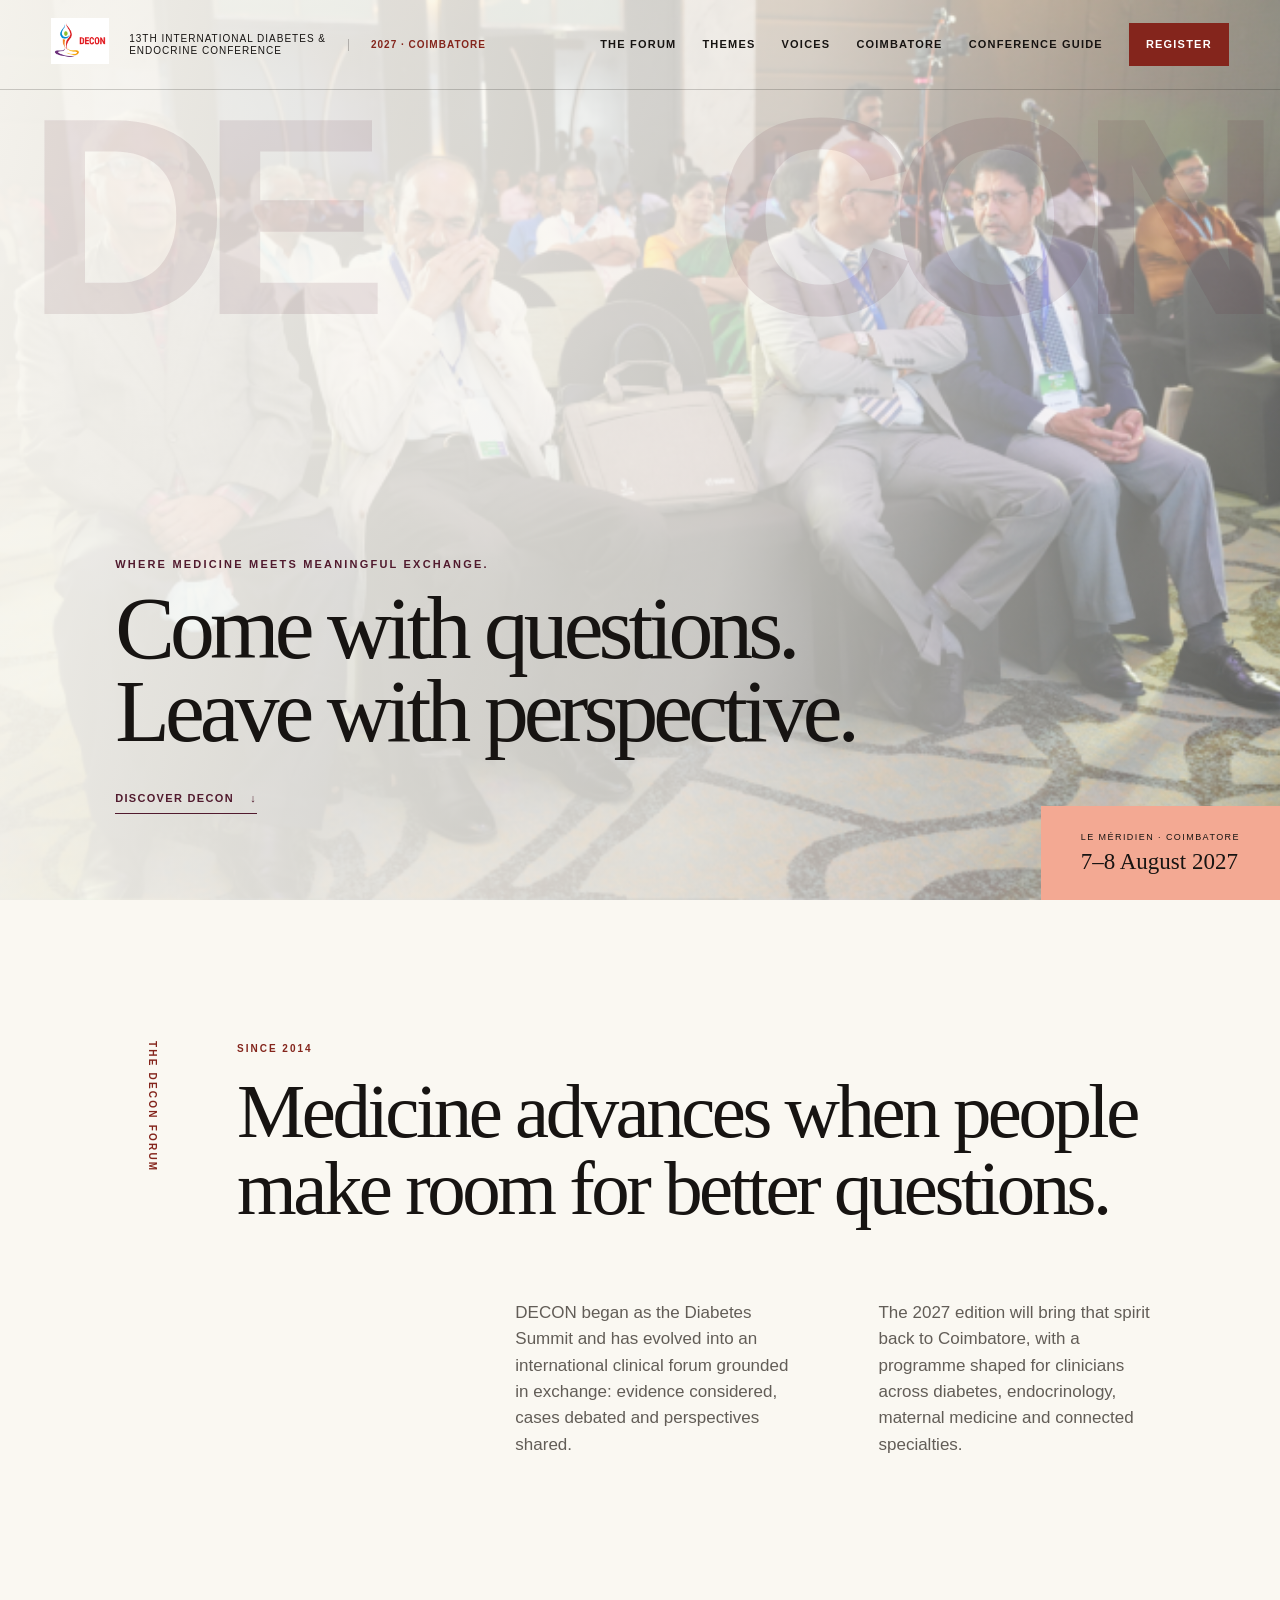
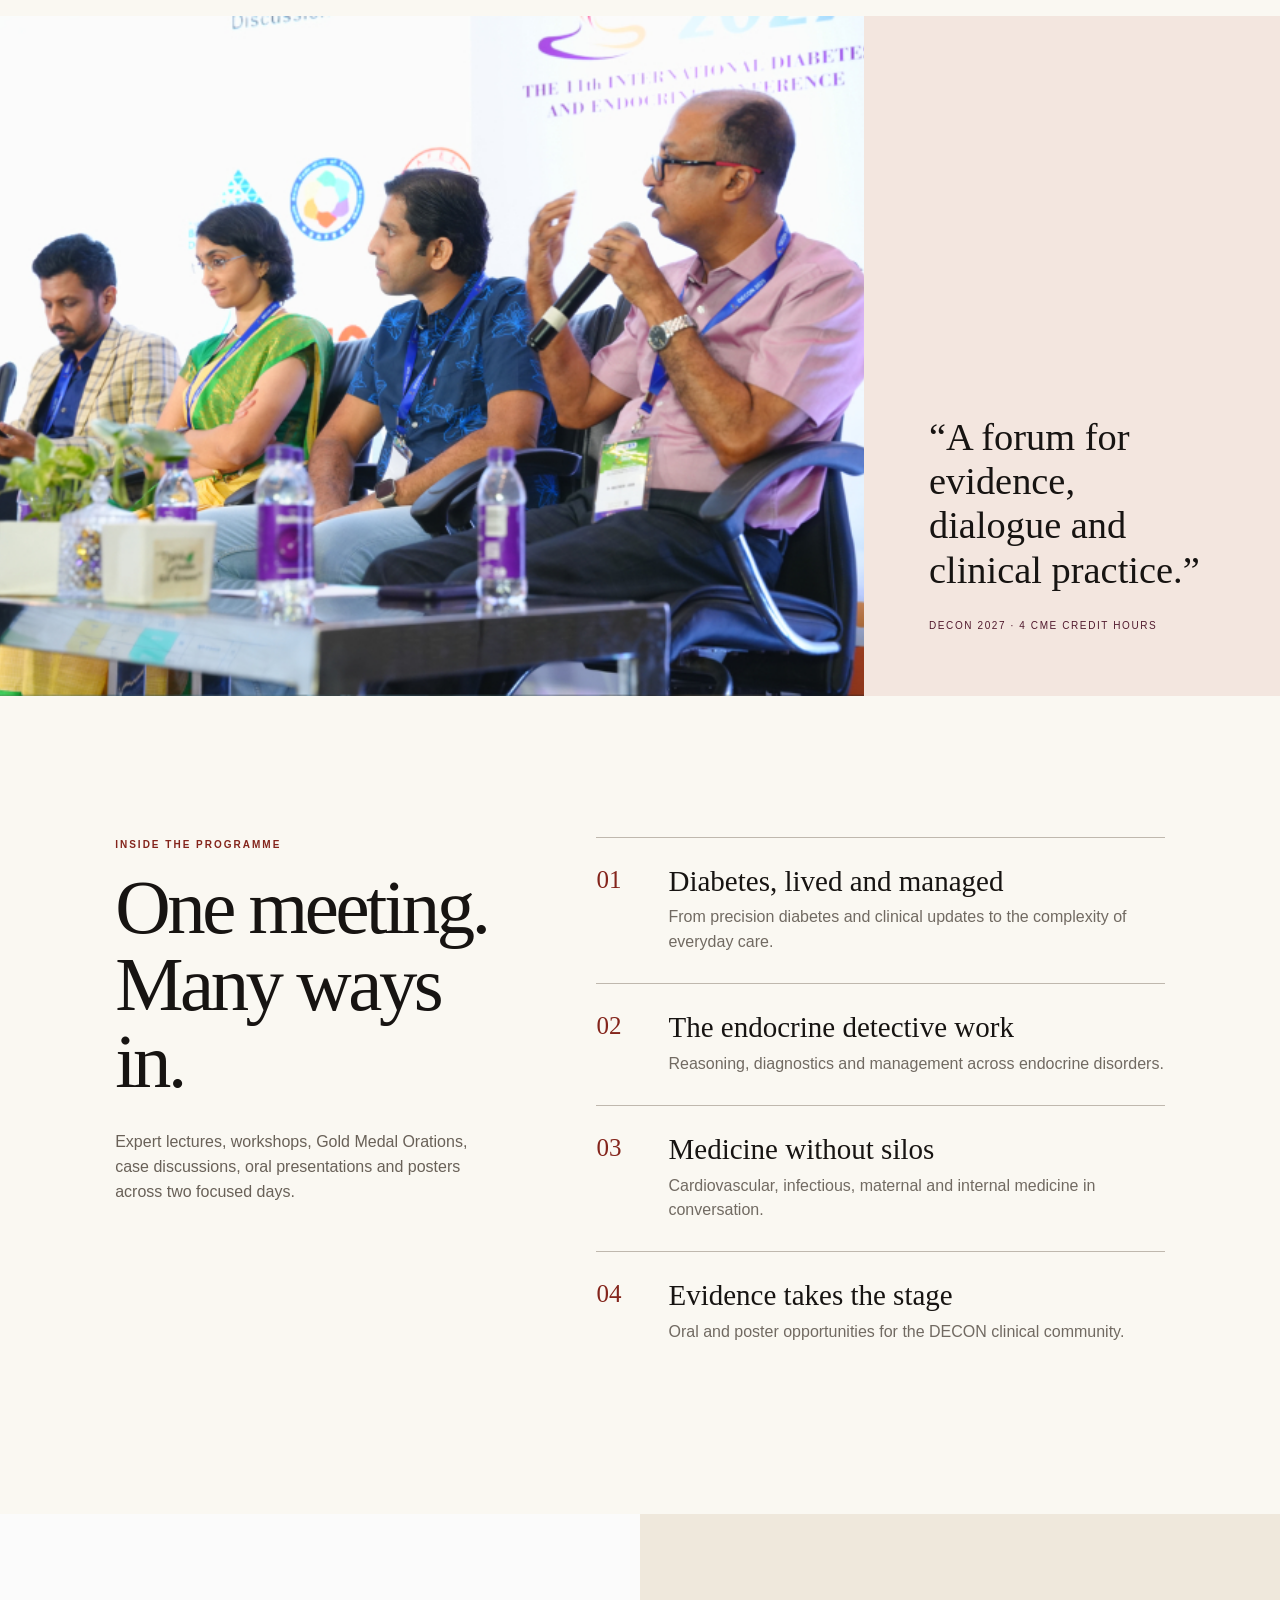
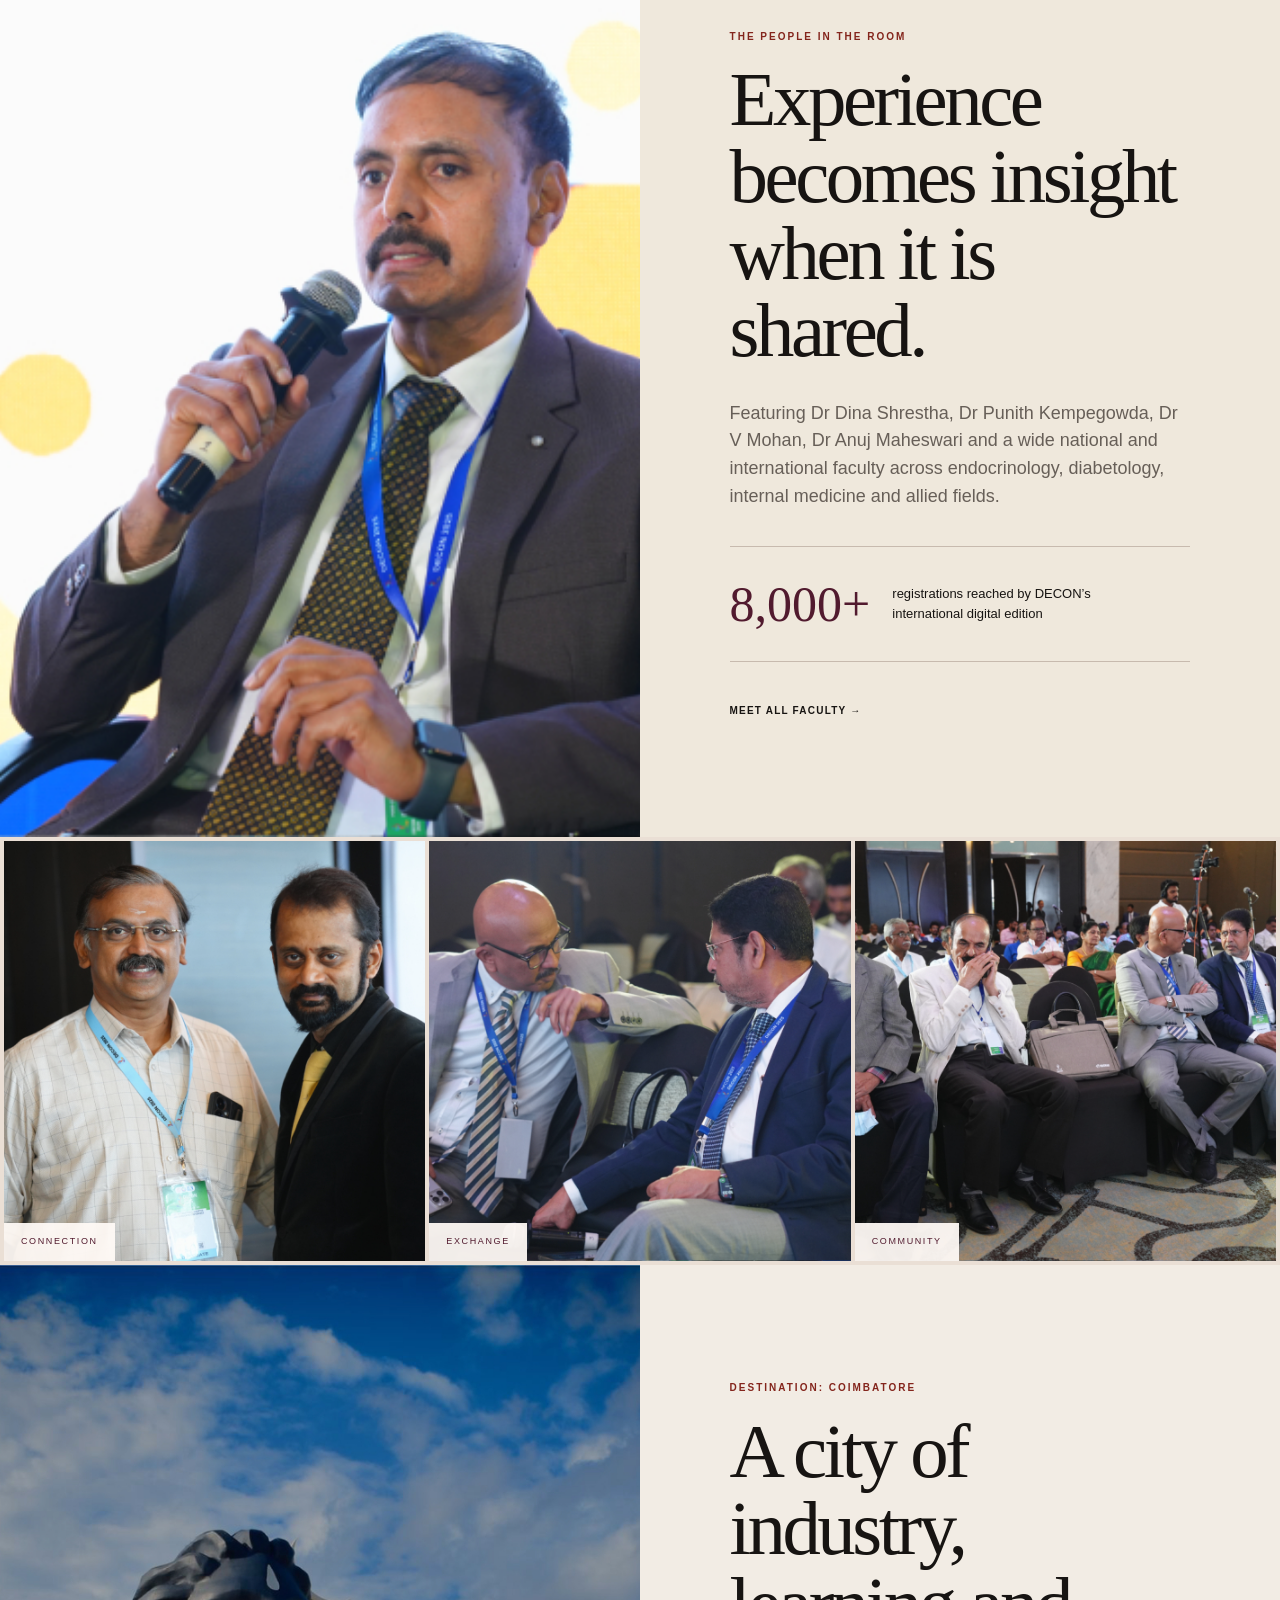
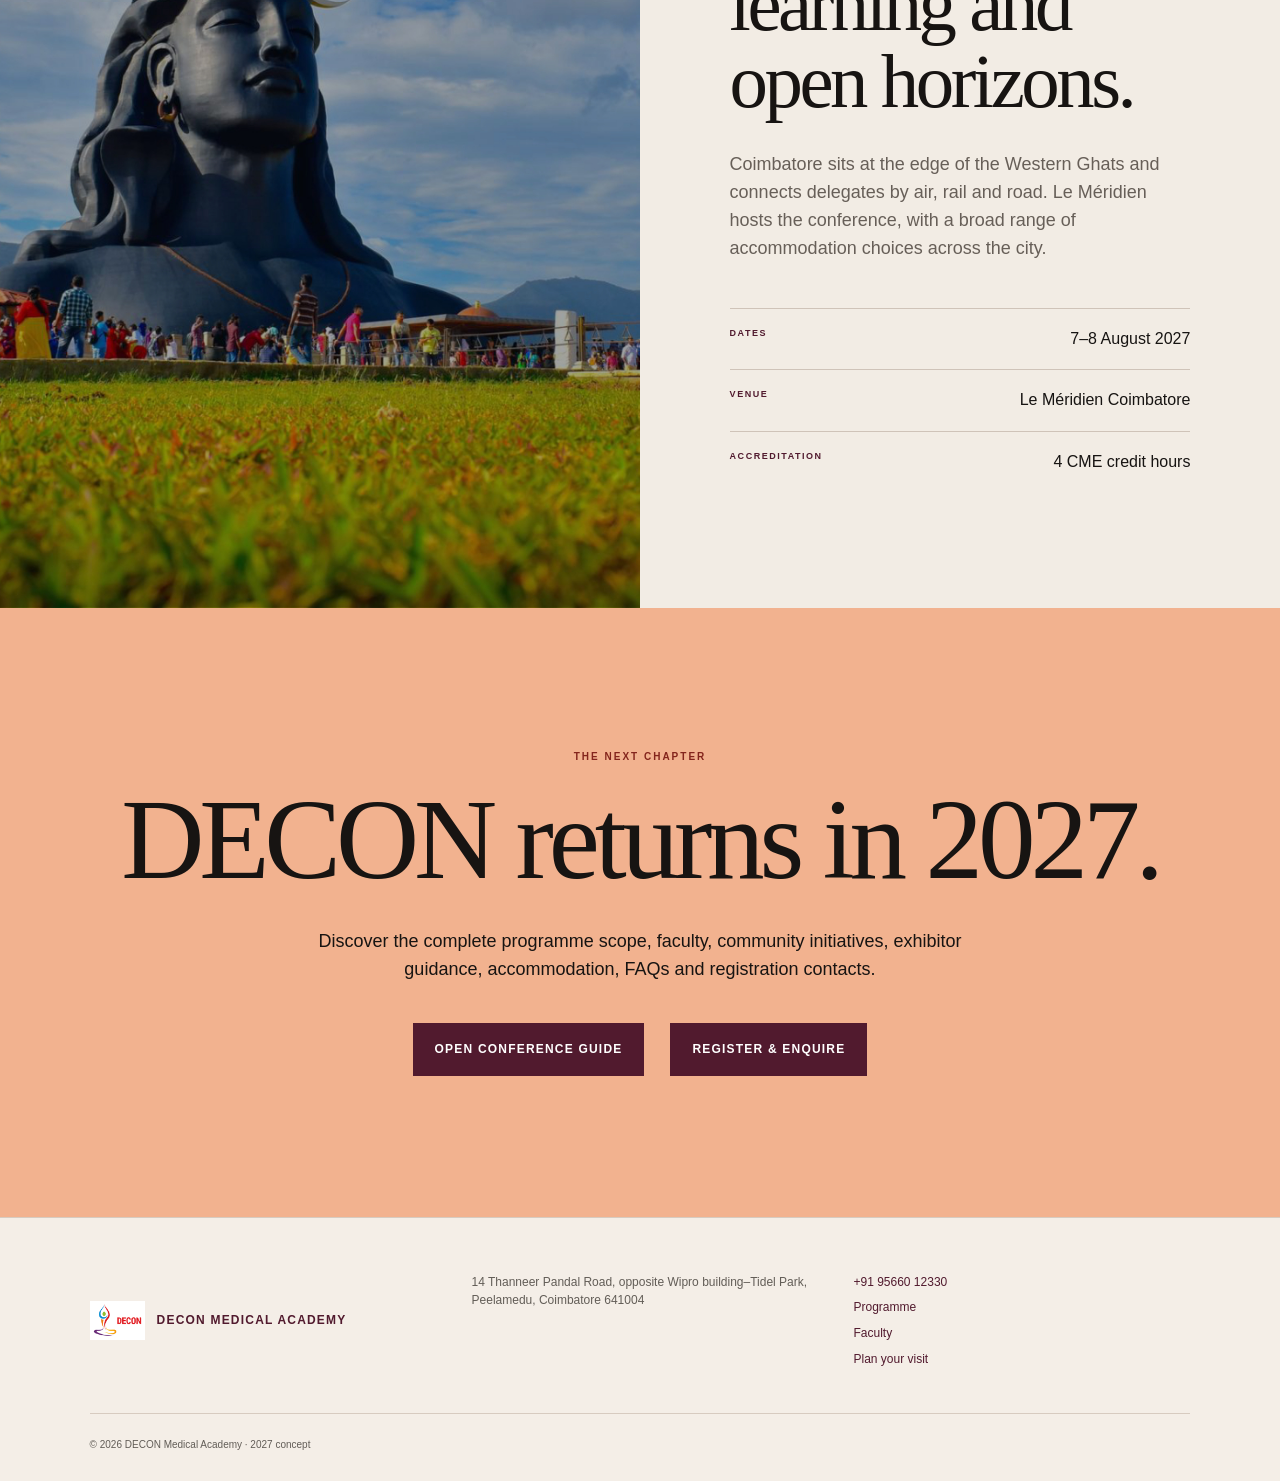
<file: concept-03/index.html>
<!doctype html><html lang="en"><head><meta charset="utf-8"><meta name="viewport" content="width=device-width, initial-scale=1"><meta name="description" content="DECON 2027 website concept — an immersive, editorial conference story."><meta name="robots" content="noindex, nofollow"><title>DECON 2027 — Immersive Forum Concept</title><link rel="stylesheet" href="styles.css"><link rel="stylesheet" href="light-theme.css"></head>
<body><a class="skip" href="#main">Skip to content</a><header><a class="logo" href="#top"><img src="../assets/images/decon-logo.png" alt="DECON Medical Academy"></a><div class="edition"><span>13th International Diabetes &amp;<br>Endocrine Conference</span><b>2027 · Coimbatore</b></div><button class="menu" data-menu-button aria-controls="nav-three" aria-expanded="false">Menu</button><nav id="nav-three" data-open="false"><a href="#story">The forum</a><a href="#themes">Themes</a><a href="#voices">Voices</a><a href="#city">Coimbatore</a><a href="../conference-guide/">Conference guide</a><a class="accent" href="../conference-guide/#contact">Register</a></nav></header>
<main id="main"><section class="hero" id="top"><div class="hero-overlay"></div><div class="hero-word"><span>DE</span><span>CON</span></div><div class="hero-copy"><p>Where medicine meets meaningful exchange.</p><h1>Come with questions.<br>Leave with perspective.</h1><a href="#story">Discover DECON <i>↓</i></a></div><div class="hero-status"><span>Le Méridien · Coimbatore</span><b>7–8 August 2027</b></div></section>
<section class="manifesto" id="story"><p class="vertical">The DECON forum</p><div><p class="overline">Since 2014</p><h2>Medicine advances when people make room for better questions.</h2><div class="manifesto-grid"><p>DECON began as the Diabetes Summit and has evolved into an international clinical forum grounded in exchange: evidence considered, cases debated and perspectives shared.</p><p>The 2027 edition will bring that spirit back to Coimbatore, with a programme shaped for clinicians across diabetes, endocrinology, maternal medicine and connected specialties.</p></div></div></section>
<section class="image-break"><img src="../assets/images/decon-gallery-05.jpg" alt="DECON panelists in discussion"><blockquote>“A forum for evidence, dialogue and clinical practice.”<small>DECON 2027 · 4 CME credit hours</small></blockquote></section>
<section class="themes" id="themes"><div class="themes-title"><p class="overline">Inside the programme</p><h2>One meeting.<br>Many ways in.</h2><p>Expert lectures, workshops, Gold Medal Orations, case discussions, oral presentations and posters across two focused days.</p></div><div class="theme-list"><article><span>01</span><h3>Diabetes, lived and managed</h3><p>From precision diabetes and clinical updates to the complexity of everyday care.</p></article><article><span>02</span><h3>The endocrine detective work</h3><p>Reasoning, diagnostics and management across endocrine disorders.</p></article><article><span>03</span><h3>Medicine without silos</h3><p>Cardiovascular, infectious, maternal and internal medicine in conversation.</p></article><article><span>04</span><h3>Evidence takes the stage</h3><p>Oral and poster opportunities for the DECON clinical community.</p></article></div></section>
<section class="voices" id="voices"><div class="voice-image"><img src="../assets/images/decon-gallery-02.jpg" alt="Speaker at DECON"></div><div class="voice-copy"><p class="overline">The people in the room</p><h2>Experience becomes insight when it is shared.</h2><p>Featuring Dr Dina Shrestha, Dr Punith Kempegowda, Dr V Mohan, Dr Anuj Maheswari and a wide national and international faculty across endocrinology, diabetology, internal medicine and allied fields.</p><div class="quote-metric"><b>8,000+</b><span>registrations reached by DECON’s international digital edition</span></div><a class="line-link" href="../conference-guide/#faculty">Meet all faculty →</a></div></section>
<section class="gallery" aria-label="Scenes from DECON conferences"><figure><img src="../assets/images/decon-gallery-01.jpg" alt="Two DECON delegates"><figcaption>Connection</figcaption></figure><figure><img src="../assets/images/decon-gallery-03.jpg" alt="Delegates in conversation"><figcaption>Exchange</figcaption></figure><figure><img src="../assets/images/decon-gallery-06.jpg" alt="Audience at a DECON conference"><figcaption>Community</figcaption></figure></section>
<section class="city" id="city"><div class="city-image"></div><div><p class="overline">Destination: Coimbatore</p><h2>A city of industry, learning and open horizons.</h2><p>Coimbatore sits at the edge of the Western Ghats and connects delegates by air, rail and road. Le Méridien hosts the conference, with a broad range of accommodation choices across the city.</p><dl><div><dt>Dates</dt><dd>7–8 August 2027</dd></div><div><dt>Venue</dt><dd>Le Méridien Coimbatore</dd></div><div><dt>Accreditation</dt><dd>4 CME credit hours</dd></div></dl></div></section>
<section class="updates" id="updates"><p class="overline">The next chapter</p><h2>DECON returns in 2027.</h2><p>Discover the complete programme scope, faculty, community initiatives, exhibitor guidance, accommodation, FAQs and registration contacts.</p><div class="update-actions"><a href="../conference-guide/">Open conference guide</a><a href="../conference-guide/#contact">Register &amp; enquire</a></div></section></main>
<footer><div class="foot-brand"><img src="../assets/images/decon-logo.png" alt=""><b>DECON Medical Academy</b></div><p>14 Thanneer Pandal Road, opposite Wipro building–Tidel Park,<br>Peelamedu, Coimbatore 641004</p><div><a href="tel:+919566012330">+91 95660 12330</a><a href="../conference-guide/#programme">Programme</a><a href="../conference-guide/#faculty">Faculty</a><a href="../conference-guide/#travel">Plan your visit</a></div><small>© <span data-year></span> DECON Medical Academy · 2027 concept</small></footer><script src="../shared.js"></script></body></html>
</file>
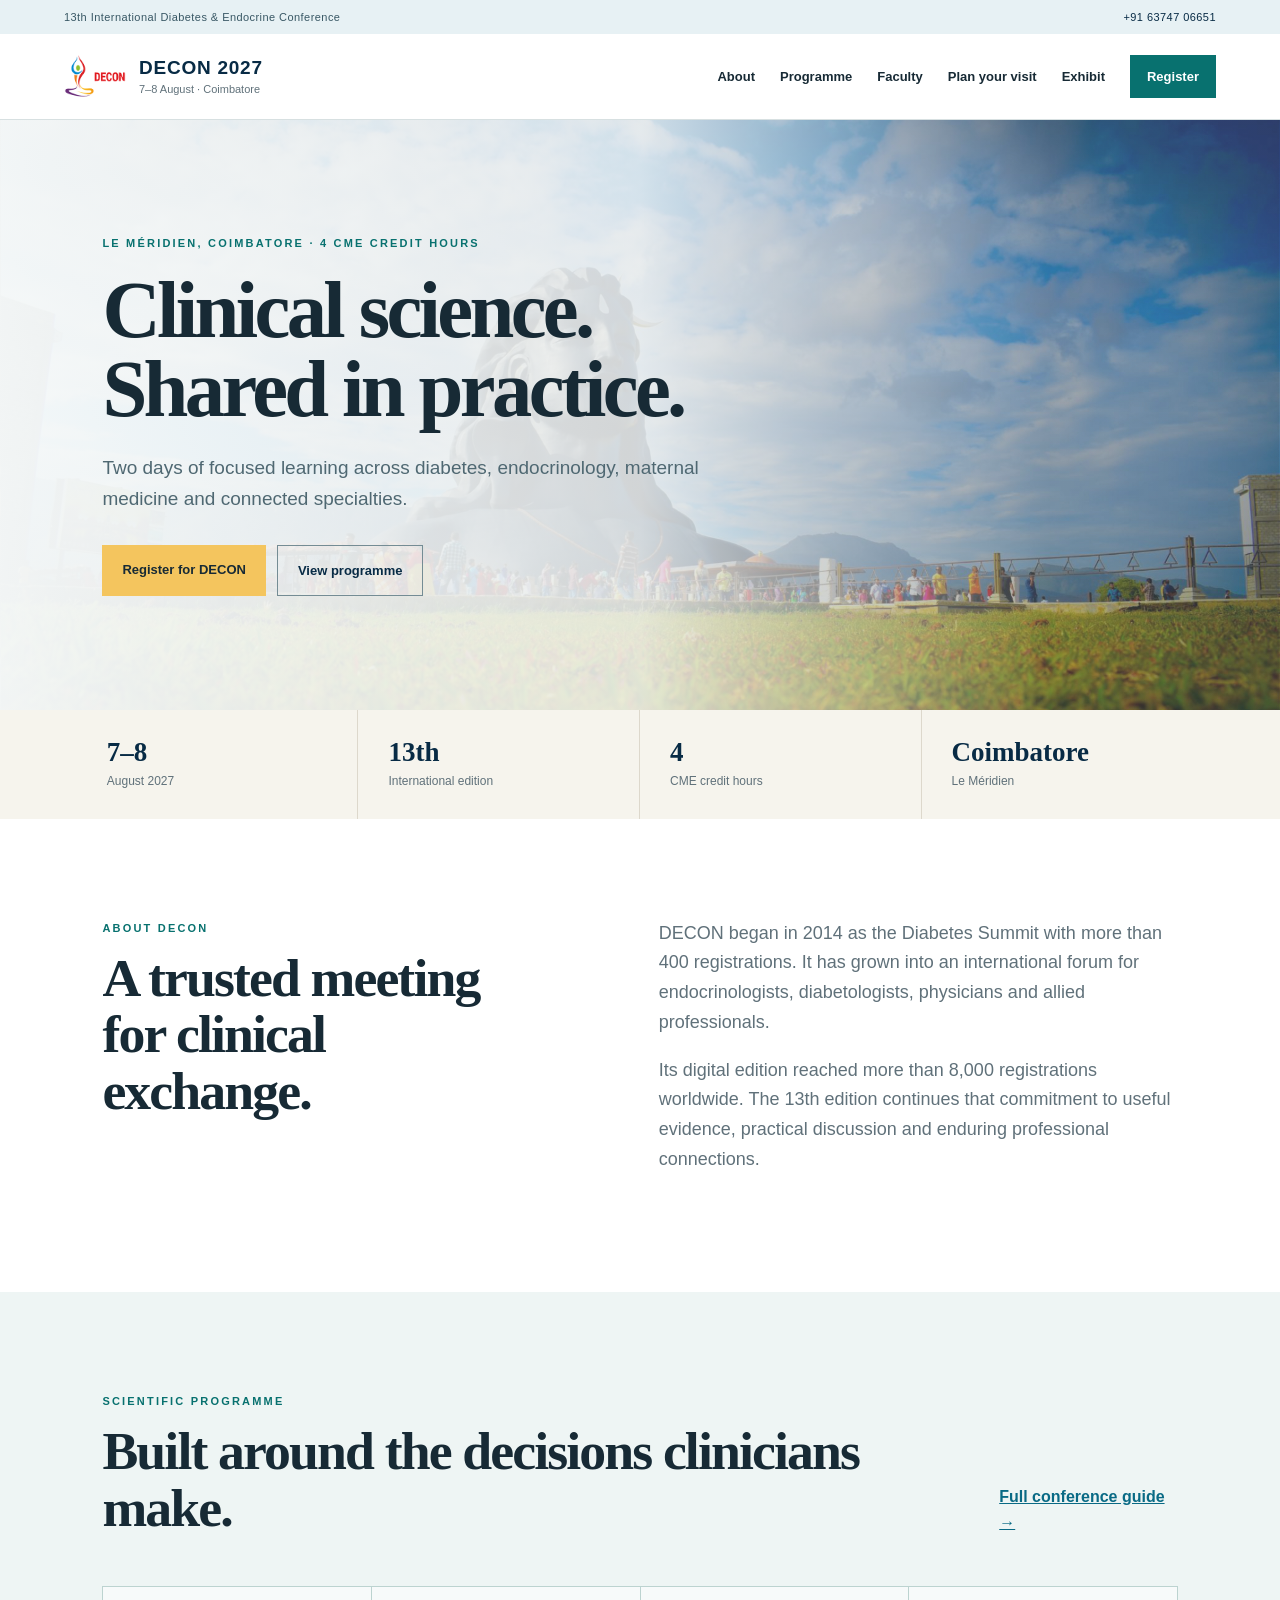
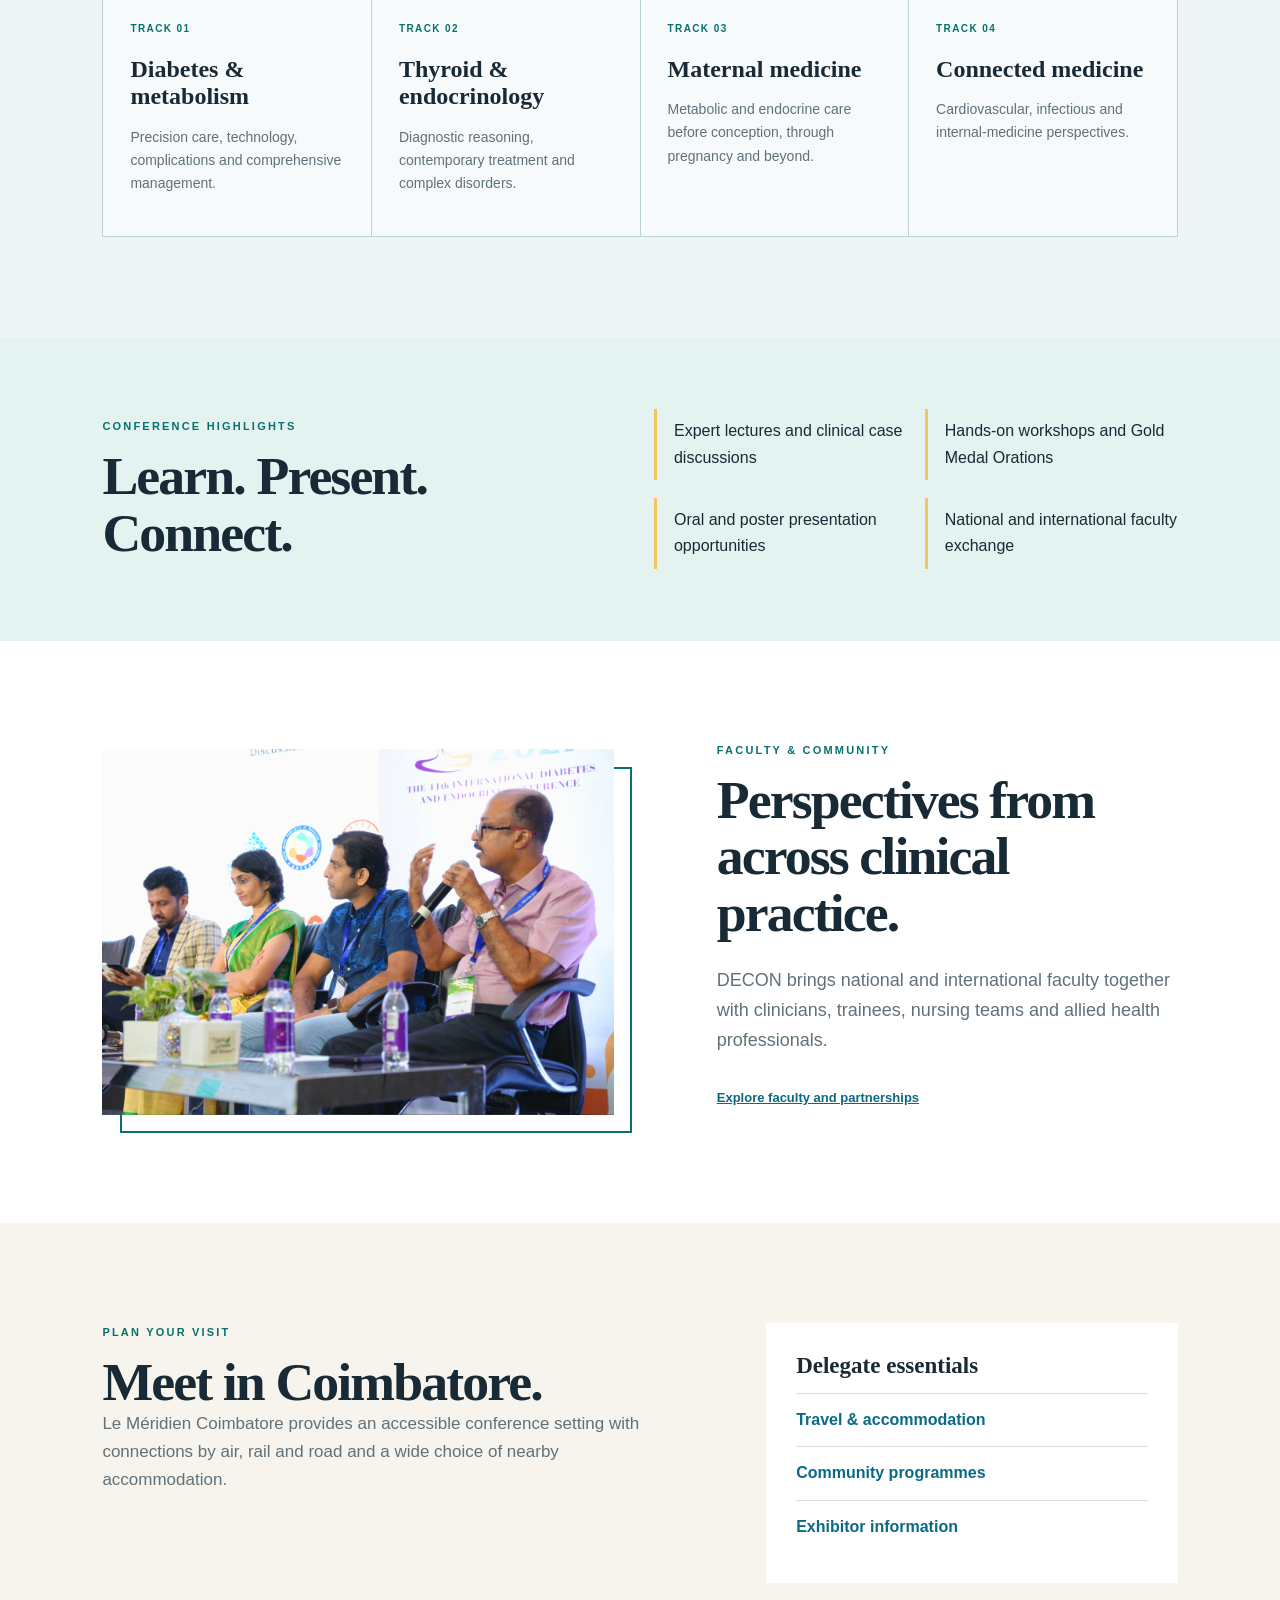
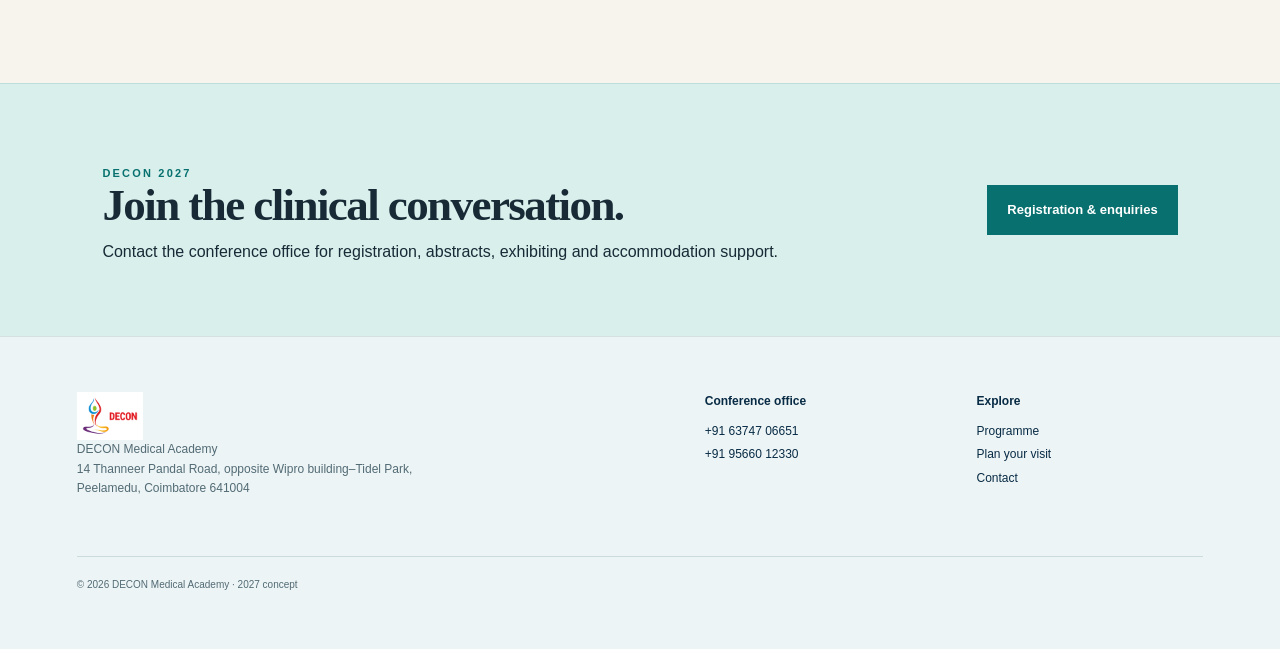
<file: concept-04/index.html>
<!doctype html>
<html lang="en">
<head>
  <meta charset="utf-8"><meta name="viewport" content="width=device-width, initial-scale=1">
  <meta name="description" content="DECON 2027 website concept — a familiar, evidence-led conference standard."><meta name="robots" content="noindex, nofollow">
  <title>DECON 2027 — Conference Standard Concept</title><link rel="stylesheet" href="styles.css"><link rel="stylesheet" href="../responsive-fixes.css"><link rel="stylesheet" href="light-theme.css">
</head>
<body>
  <a class="skip" href="#main">Skip to content</a>
  <div class="utility"><span>13th International Diabetes &amp; Endocrine Conference</span><a href="tel:+916374706651">+91 63747 06651</a></div>
  <header class="site-header">
    <a class="brand" href="#top" aria-label="DECON 2027 home"><img src="../assets/images/decon-logo.png" alt="DECON Medical Academy"><span><b>DECON 2027</b><small>7–8 August · Coimbatore</small></span></a>
    <button class="menu" data-menu-button aria-controls="nav-four" aria-expanded="false">Menu</button>
    <nav id="nav-four" data-open="false" aria-label="Main navigation"><a href="#about">About</a><a href="#programme">Programme</a><a href="#faculty">Faculty</a><a href="#visit">Plan your visit</a><a href="../conference-guide/#exhibit">Exhibit</a><a class="nav-cta" href="../conference-guide/#contact">Register</a></nav>
  </header>
  <main id="main">
    <section class="hero" id="top"><div class="hero-shade"></div><div class="hero-copy"><p class="kicker">Le Méridien, Coimbatore · 4 CME credit hours</p><h1>Clinical science.<br>Shared in practice.</h1><p>Two days of focused learning across diabetes, endocrinology, maternal medicine and connected specialties.</p><div class="actions"><a class="button primary" href="../conference-guide/#contact">Register for DECON</a><a class="button secondary" href="#programme">View programme</a></div></div></section>
    <section class="fact-bar" aria-label="Conference facts"><div><b>7–8</b><span>August 2027</span></div><div><b>13th</b><span>International edition</span></div><div><b>4</b><span>CME credit hours</span></div><div><b>Coimbatore</b><span>Le Méridien</span></div></section>
    <section class="section about" id="about"><div><p class="eyebrow">About DECON</p><h2>A trusted meeting for clinical exchange.</h2></div><div><p>DECON began in 2014 as the Diabetes Summit with more than 400 registrations. It has grown into an international forum for endocrinologists, diabetologists, physicians and allied professionals.</p><p>Its digital edition reached more than 8,000 registrations worldwide. The 13th edition continues that commitment to useful evidence, practical discussion and enduring professional connections.</p></div></section>
    <section class="section programme" id="programme"><div class="section-heading"><div><p class="eyebrow">Scientific programme</p><h2>Built around the decisions clinicians make.</h2></div><a href="../conference-guide/#programme">Full conference guide →</a></div><div class="programme-grid"><article><span>Track 01</span><h3>Diabetes &amp; metabolism</h3><p>Precision care, technology, complications and comprehensive management.</p></article><article><span>Track 02</span><h3>Thyroid &amp; endocrinology</h3><p>Diagnostic reasoning, contemporary treatment and complex disorders.</p></article><article><span>Track 03</span><h3>Maternal medicine</h3><p>Metabolic and endocrine care before conception, through pregnancy and beyond.</p></article><article><span>Track 04</span><h3>Connected medicine</h3><p>Cardiovascular, infectious and internal-medicine perspectives.</p></article></div></section>
    <section class="highlights"><div><p class="eyebrow">Conference highlights</p><h2>Learn. Present. Connect.</h2></div><ul><li>Expert lectures and clinical case discussions</li><li>Hands-on workshops and Gold Medal Orations</li><li>Oral and poster presentation opportunities</li><li>National and international faculty exchange</li></ul></section>
    <section class="section faculty" id="faculty"><div class="faculty-photo"><img src="../assets/images/decon-gallery-05.jpg" alt="Expert panel at a DECON conference"></div><div><p class="eyebrow">Faculty &amp; community</p><h2>Perspectives from across clinical practice.</h2><p>DECON brings national and international faculty together with clinicians, trainees, nursing teams and allied health professionals.</p><a class="button text" href="../conference-guide/#faculty">Explore faculty and partnerships</a></div></section>
    <section class="section visit" id="visit"><div><p class="eyebrow">Plan your visit</p><h2>Meet in Coimbatore.</h2><p>Le Méridien Coimbatore provides an accessible conference setting with connections by air, rail and road and a wide choice of nearby accommodation.</p></div><div class="visit-card"><b>Delegate essentials</b><a href="../conference-guide/#travel">Travel &amp; accommodation</a><a href="../conference-guide/#community">Community programmes</a><a href="../conference-guide/#exhibit">Exhibitor information</a></div></section>
    <section class="register"><div><p class="eyebrow">DECON 2027</p><h2>Join the clinical conversation.</h2><p>Contact the conference office for registration, abstracts, exhibiting and accommodation support.</p></div><a class="button light" href="../conference-guide/#contact">Registration &amp; enquiries</a></section>
  </main>
  <footer><div><img src="../assets/images/decon-logo.png" alt=""><p>DECON Medical Academy<br>14 Thanneer Pandal Road, opposite Wipro building–Tidel Park,<br>Peelamedu, Coimbatore 641004</p></div><div><b>Conference office</b><a href="tel:+916374706651">+91 63747 06651</a><a href="tel:+919566012330">+91 95660 12330</a></div><div><b>Explore</b><a href="../conference-guide/#programme">Programme</a><a href="../conference-guide/#travel">Plan your visit</a><a href="../conference-guide/#contact">Contact</a></div><small>© <span data-year></span> DECON Medical Academy · 2027 concept</small></footer>
  <script src="../shared.js"></script>
</body></html>
</file>
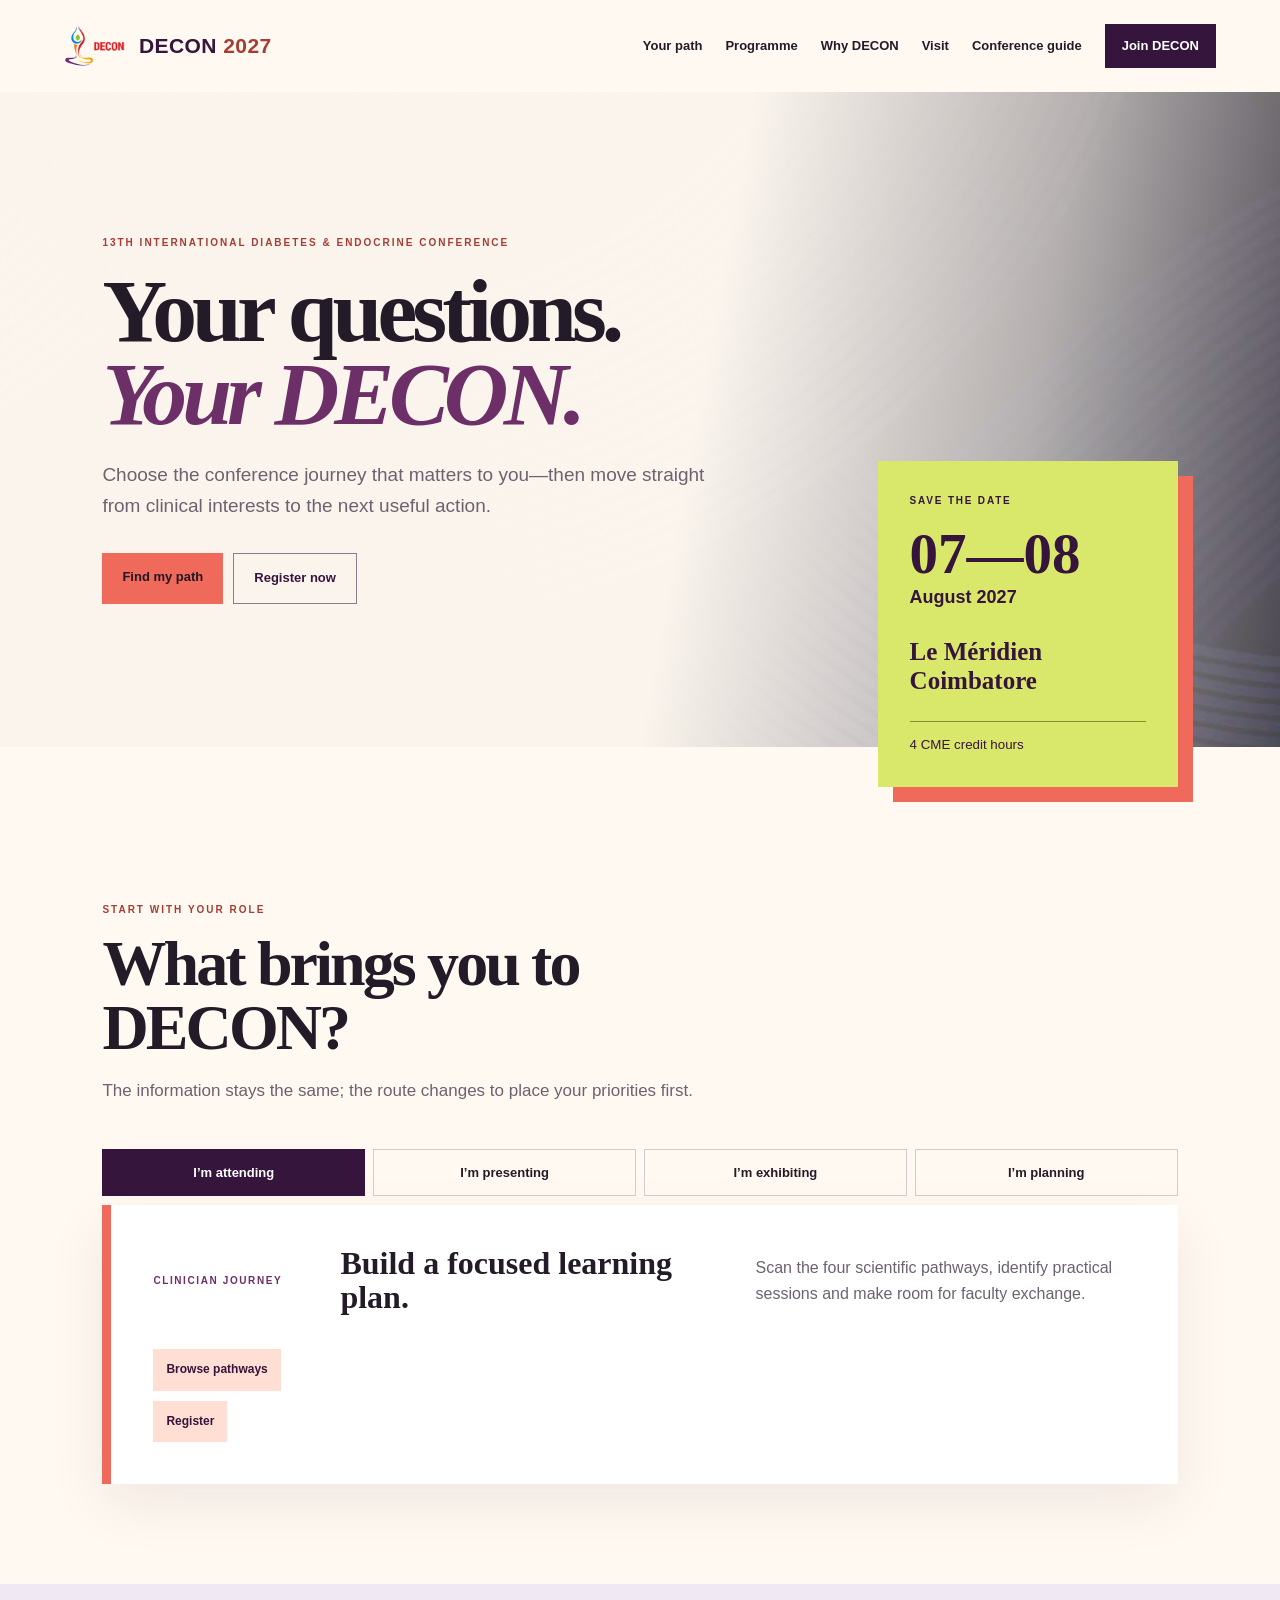
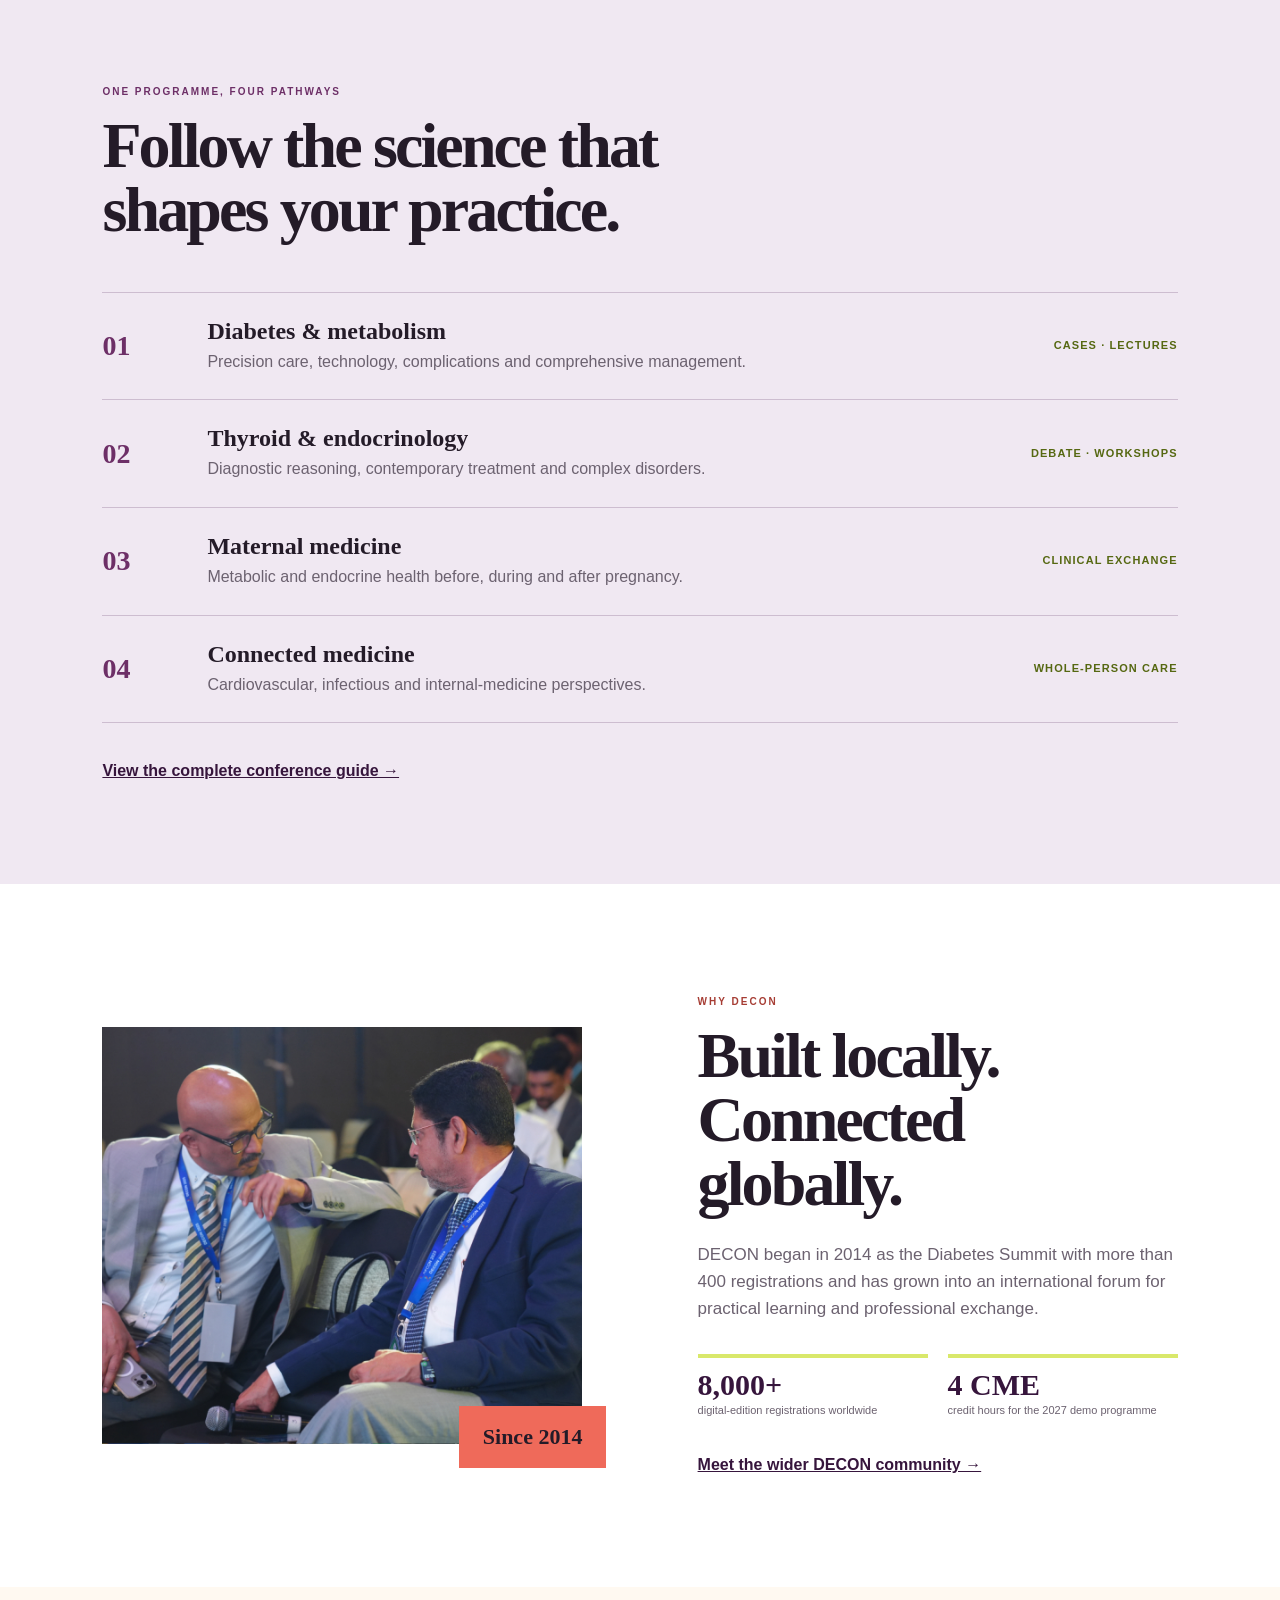
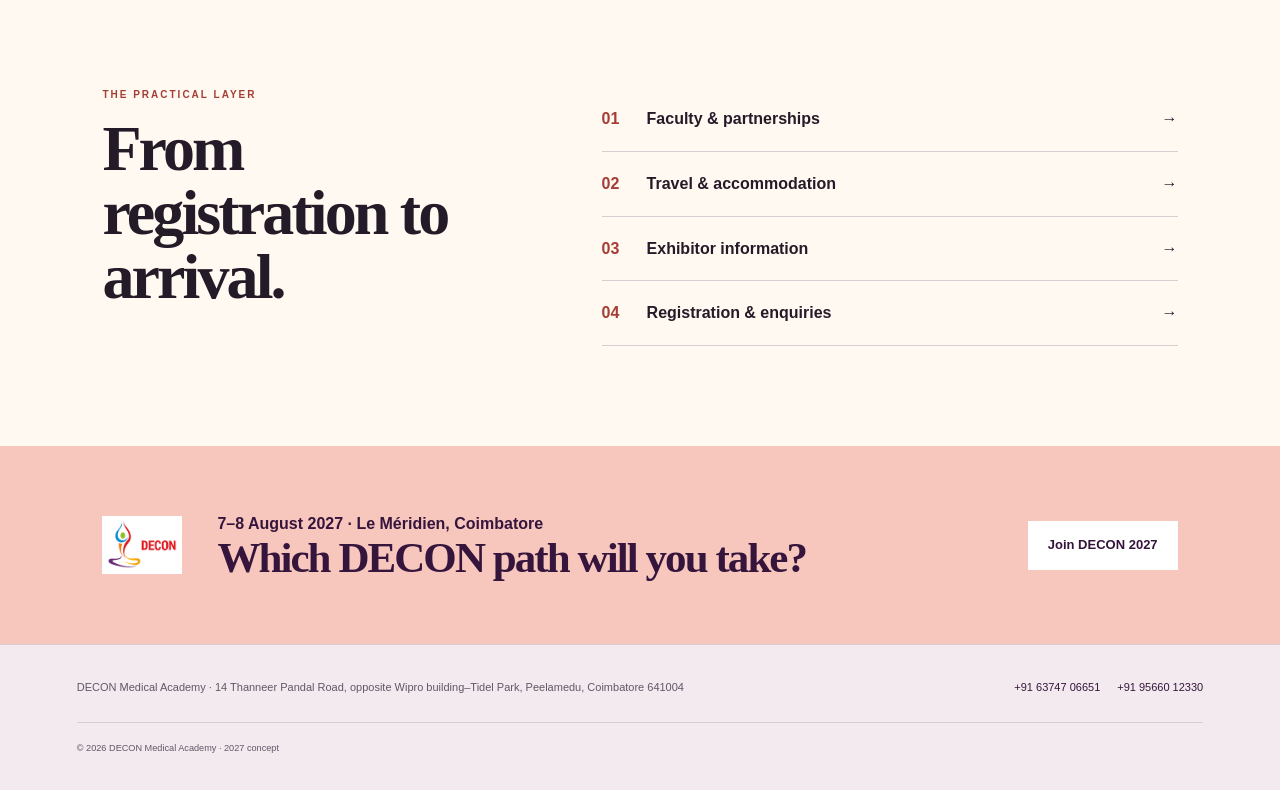
<file: concept-05/index.html>
<!doctype html><html lang="en"><head><meta charset="utf-8"><meta name="viewport" content="width=device-width, initial-scale=1"><meta name="description" content="DECON 2027 website concept — role-guided conference journeys."><meta name="robots" content="noindex, nofollow"><title>DECON 2027 — Your DECON Path Concept</title><link rel="stylesheet" href="styles.css"><link rel="stylesheet" href="../responsive-fixes.css"><link rel="stylesheet" href="light-theme.css"></head>
<body><a class="skip" href="#main">Skip to content</a><header class="site-header"><a class="brand" href="#top"><img src="../assets/images/decon-logo.png" alt="DECON Medical Academy"><b>DECON <i>2027</i></b></a><button class="menu" data-menu-button aria-controls="nav-five" aria-expanded="false">Explore</button><nav id="nav-five" data-open="false" aria-label="Main navigation"><a href="#paths">Your path</a><a href="#programme">Programme</a><a href="#why">Why DECON</a><a href="#visit">Visit</a><a href="../conference-guide/">Conference guide</a><a class="nav-cta" href="../conference-guide/#contact">Join DECON</a></nav></header>
<main id="main"><section class="hero" id="top"><div class="hero-copy"><p class="eyebrow">13th International Diabetes &amp; Endocrine Conference</p><h1>Your questions.<br><em>Your DECON.</em></h1><p>Choose the conference journey that matters to you—then move straight from clinical interests to the next useful action.</p><div class="actions"><a class="button primary" href="#paths">Find my path</a><a class="button secondary" href="../conference-guide/#contact">Register now</a></div></div><div class="date-card"><span>Save the date</span><b>07—08</b><strong>August 2027</strong><p>Le Méridien<br>Coimbatore</p><small>4 CME credit hours</small></div></section>
<section class="pathfinder" id="paths"><div class="section-intro"><p class="eyebrow">Start with your role</p><h2>What brings you to DECON?</h2><p>The information stays the same; the route changes to place your priorities first.</p></div><div class="role-tabs" role="tablist" aria-label="Choose your conference role"><button role="tab" data-role-button="clinician" aria-selected="true">I’m attending</button><button role="tab" data-role-button="presenter" aria-selected="false" tabindex="-1">I’m presenting</button><button role="tab" data-role-button="exhibitor" aria-selected="false" tabindex="-1">I’m exhibiting</button><button role="tab" data-role-button="visitor" aria-selected="false" tabindex="-1">I’m planning</button></div><div class="role-panels"><article role="tabpanel" data-role-panel="clinician"><span>Clinician journey</span><h3>Build a focused learning plan.</h3><p>Scan the four scientific pathways, identify practical sessions and make room for faculty exchange.</p><div class="route-actions"><a href="#programme">Browse pathways</a><a href="../conference-guide/#contact">Register</a></div></article><article role="tabpanel" data-role-panel="presenter" hidden><span>Presenter journey</span><h3>Bring your work to the room.</h3><p>Explore oral and poster presentation opportunities, scientific themes and programme contacts.</p><div class="route-actions"><a href="../conference-guide/#programme">See programme scope</a><a href="../conference-guide/#contact">Ask about submissions</a></div></article><article role="tabpanel" data-role-panel="exhibitor" hidden><span>Exhibitor journey</span><h3>Meet the clinical community.</h3><p>Review access, safe-build and venue requirements before requesting an exhibitor pack.</p><div class="route-actions"><a href="../conference-guide/#exhibit">Read exhibitor guide</a><a href="../conference-guide/#contact">Request a pack</a></div></article><article role="tabpanel" data-role-panel="visitor" hidden><span>Travel journey</span><h3>Plan a smooth visit to Coimbatore.</h3><p>Find venue information, travel guidance and a practical shortlist of nearby stays.</p><div class="route-actions"><a href="../conference-guide/#travel">Plan travel</a><a href="../conference-guide/#contact">Get support</a></div></article></div></section>
<section class="programme" id="programme"><div class="section-intro light"><p class="eyebrow">One programme, four pathways</p><h2>Follow the science that shapes your practice.</h2></div><div class="track-list"><article><span>01</span><div><h3>Diabetes &amp; metabolism</h3><p>Precision care, technology, complications and comprehensive management.</p></div><b>Cases · Lectures</b></article><article><span>02</span><div><h3>Thyroid &amp; endocrinology</h3><p>Diagnostic reasoning, contemporary treatment and complex disorders.</p></div><b>Debate · Workshops</b></article><article><span>03</span><div><h3>Maternal medicine</h3><p>Metabolic and endocrine health before, during and after pregnancy.</p></div><b>Clinical exchange</b></article><article><span>04</span><div><h3>Connected medicine</h3><p>Cardiovascular, infectious and internal-medicine perspectives.</p></div><b>Whole-person care</b></article></div><a class="programme-link" href="../conference-guide/#programme">View the complete conference guide →</a></section>
<section class="proof" id="why"><div class="proof-photo"><img src="../assets/images/decon-gallery-03.jpg" alt="DECON delegates in conversation"></div><div><p class="eyebrow">Why DECON</p><h2>Built locally.<br>Connected globally.</h2><p>DECON began in 2014 as the Diabetes Summit with more than 400 registrations and has grown into an international forum for practical learning and professional exchange.</p><div class="proof-stats"><div><b>8,000+</b><span>digital-edition registrations worldwide</span></div><div><b>4 CME</b><span>credit hours for the 2027 demo programme</span></div></div><a href="../conference-guide/#community">Meet the wider DECON community →</a></div></section>
<section class="visit" id="visit"><div><p class="eyebrow">The practical layer</p><h2>From registration to arrival.</h2></div><div class="visit-links"><a href="../conference-guide/#faculty"><span>01</span>Faculty &amp; partnerships<b>→</b></a><a href="../conference-guide/#travel"><span>02</span>Travel &amp; accommodation<b>→</b></a><a href="../conference-guide/#exhibit"><span>03</span>Exhibitor information<b>→</b></a><a href="../conference-guide/#contact"><span>04</span>Registration &amp; enquiries<b>→</b></a></div></section>
<section class="closing"><img src="../assets/images/decon-logo.png" alt=""><div><p>7–8 August 2027 · Le Méridien, Coimbatore</p><h2>Which DECON path will you take?</h2></div><a class="button white" href="../conference-guide/#contact">Join DECON 2027</a></section></main>
<footer><p>DECON Medical Academy · 14 Thanneer Pandal Road, opposite Wipro building–Tidel Park, Peelamedu, Coimbatore 641004</p><div><a href="tel:+916374706651">+91 63747 06651</a><a href="tel:+919566012330">+91 95660 12330</a></div><small>© <span data-year></span> DECON Medical Academy · 2027 concept</small></footer><script src="../shared.js"></script></body></html>
</file>
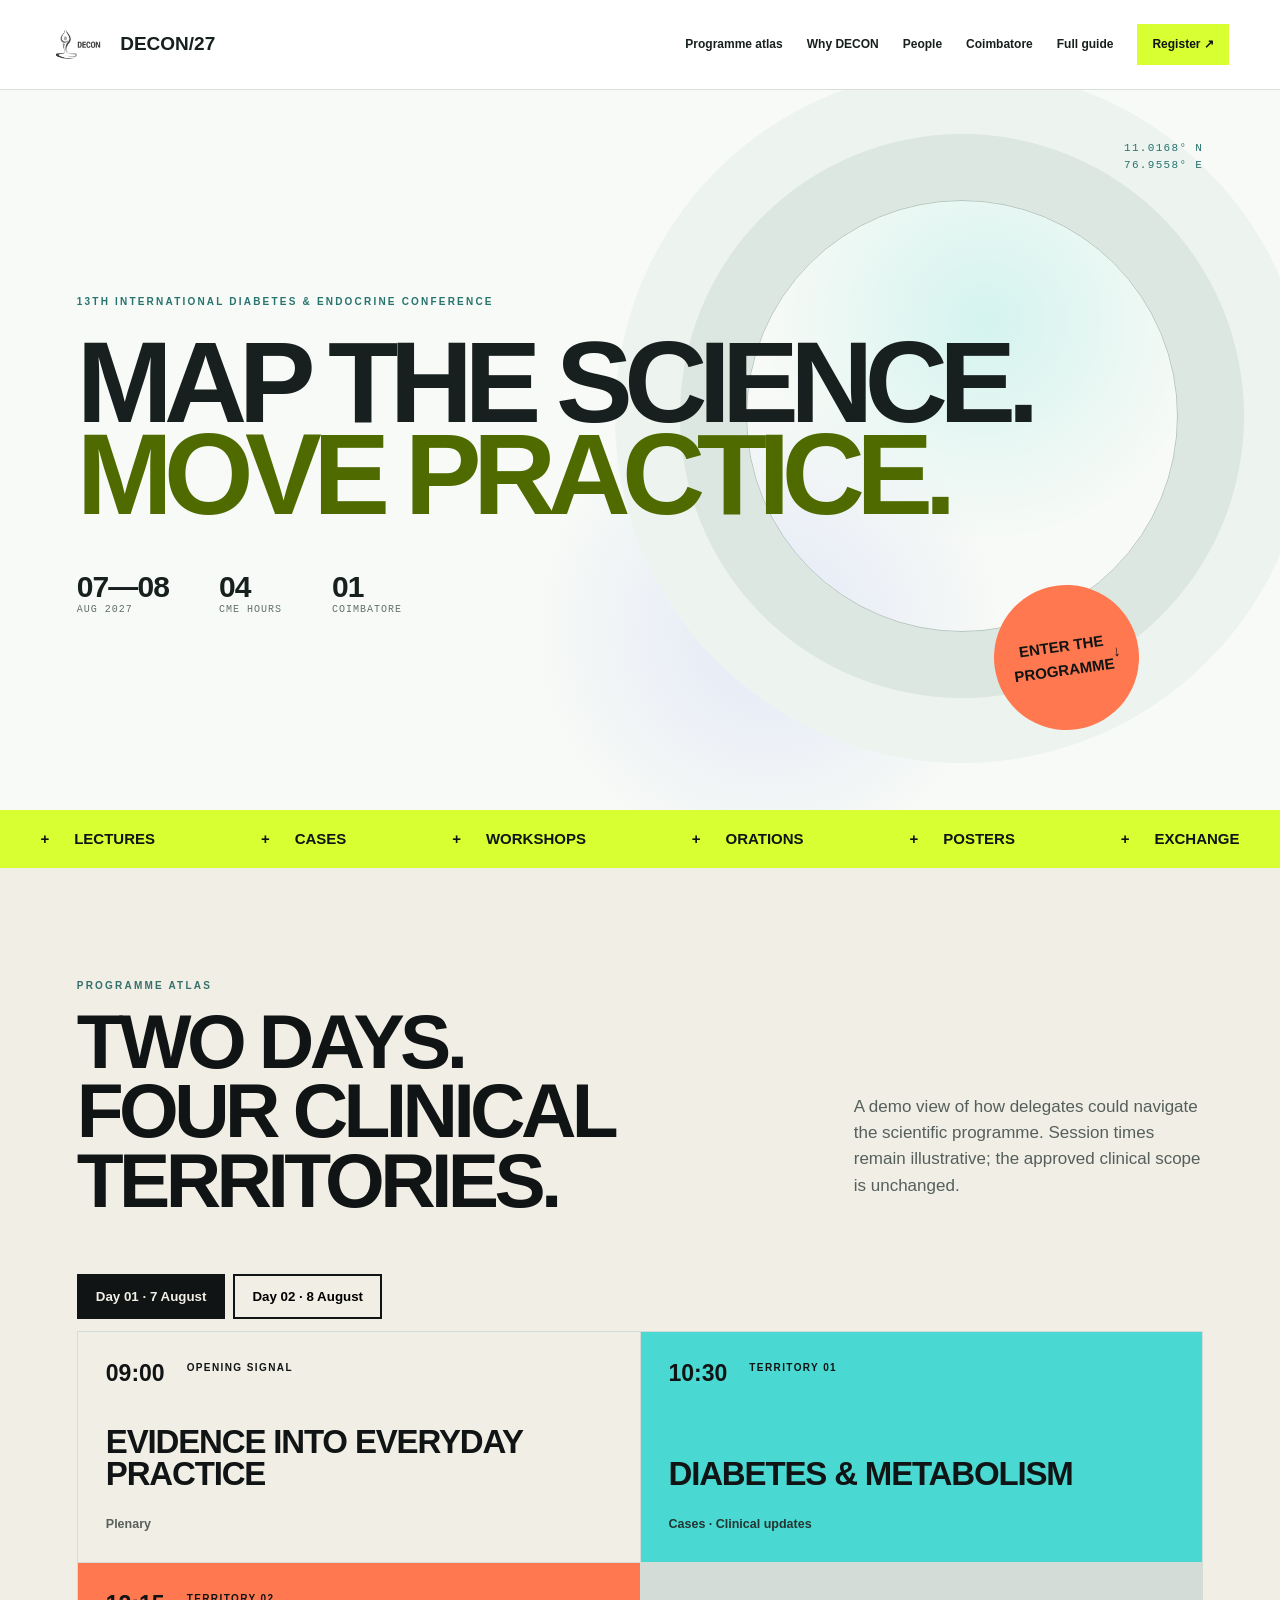
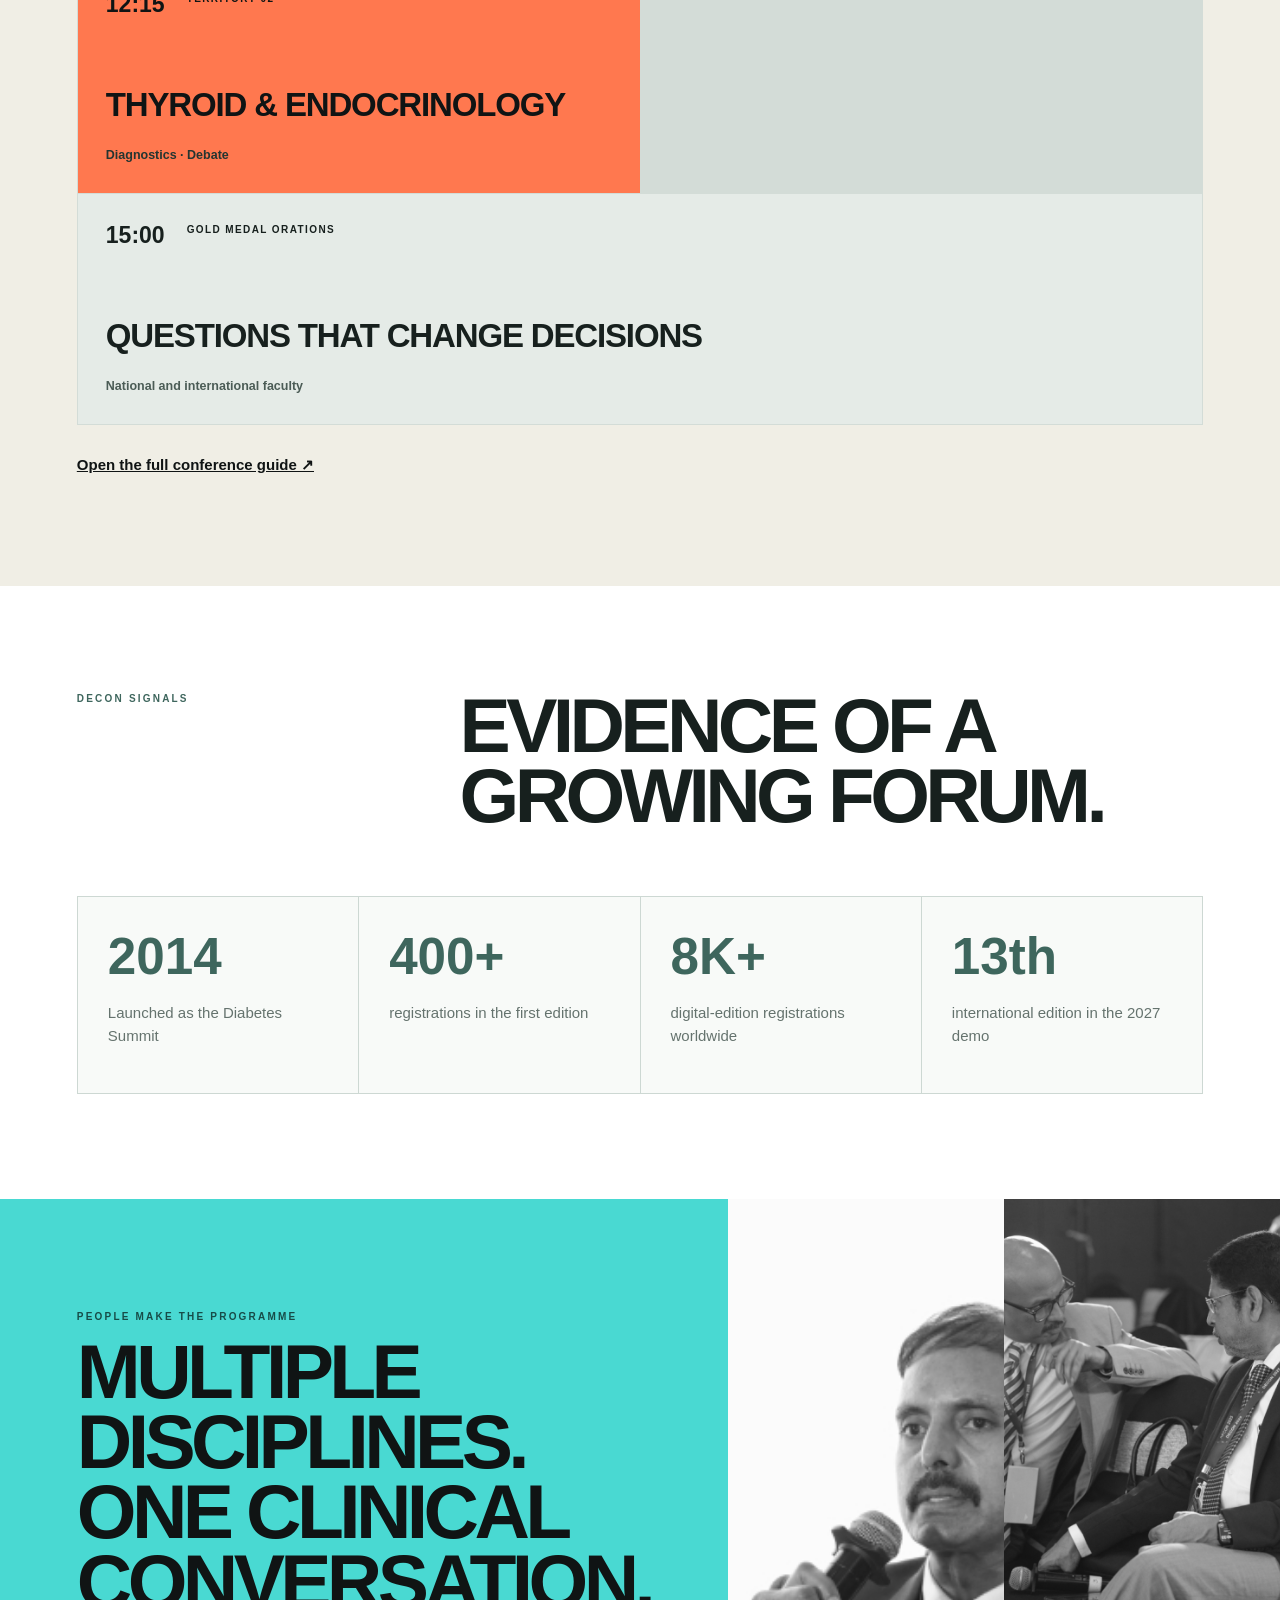
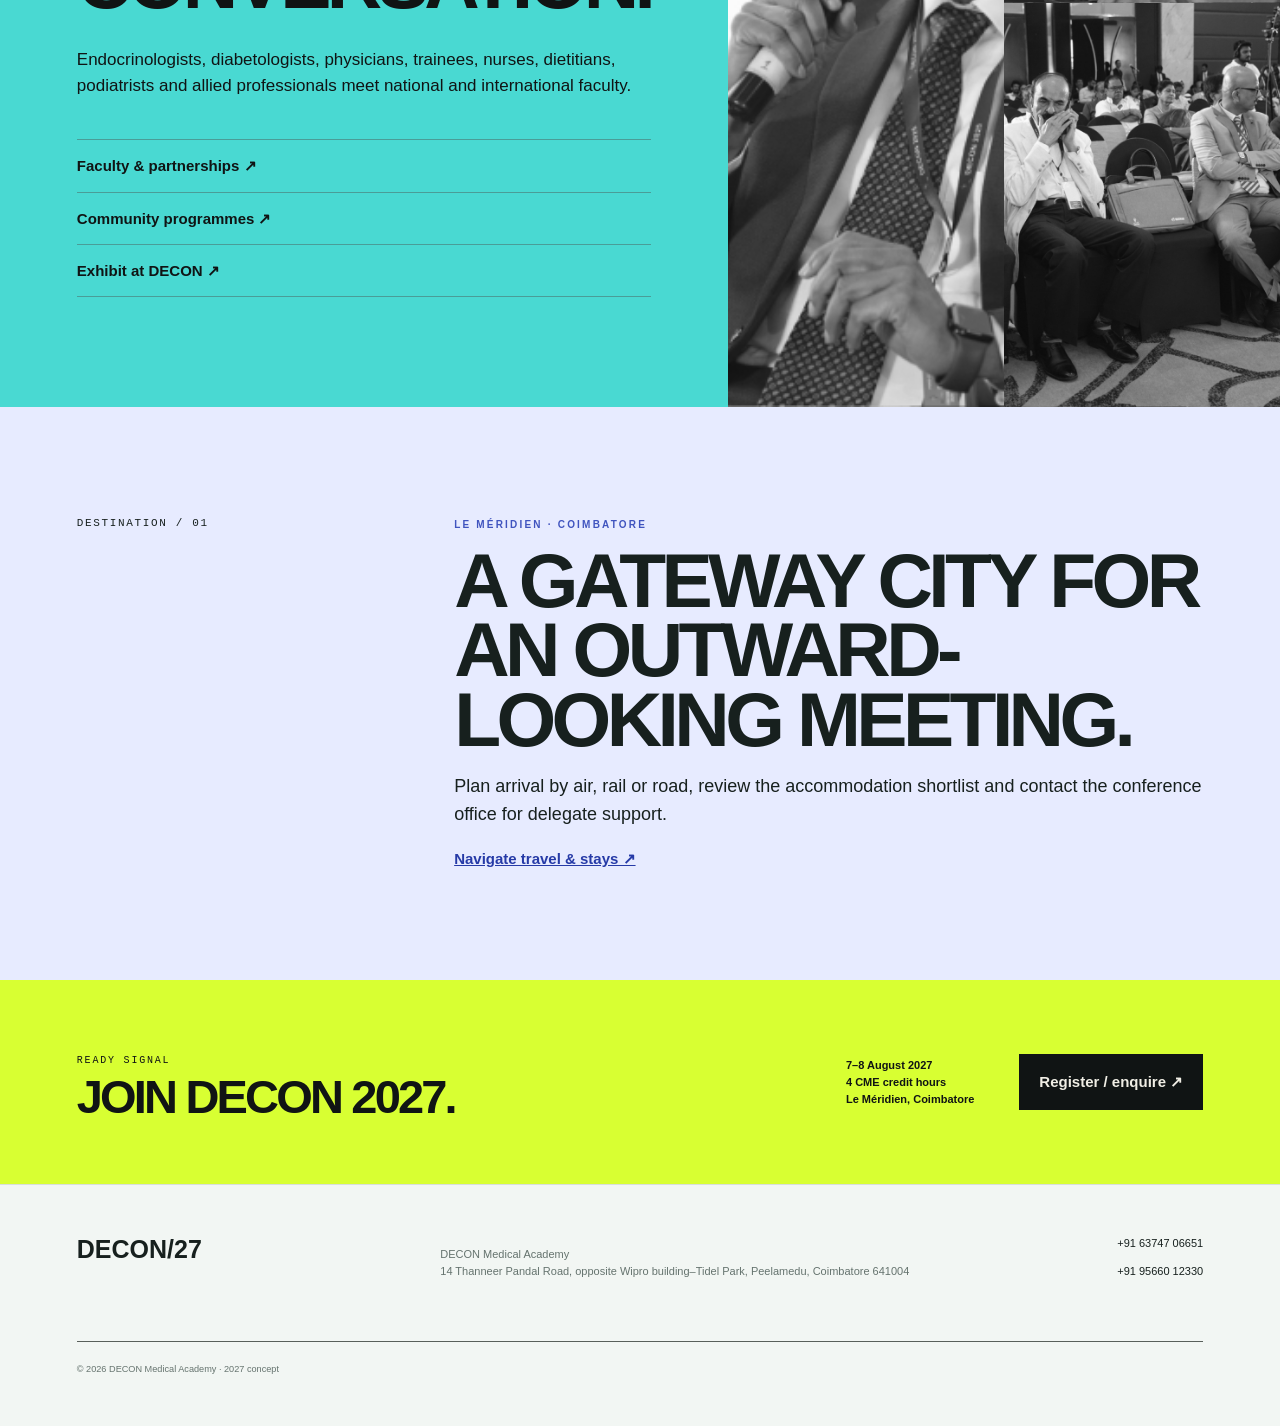
<file: concept-06/index.html>
<!doctype html><html lang="en"><head><meta charset="utf-8"><meta name="viewport" content="width=device-width, initial-scale=1"><meta name="description" content="DECON 2027 website concept — a bold programme-first conference atlas."><meta name="robots" content="noindex, nofollow"><title>DECON 2027 — Programme Atlas Concept</title><link rel="stylesheet" href="styles.css"><link rel="stylesheet" href="../responsive-fixes.css"><link rel="stylesheet" href="light-theme.css"></head>
<body><a class="skip" href="#main">Skip to content</a><header class="site-header"><a class="brand" href="#top"><img src="../assets/images/decon-logo.png" alt="DECON Medical Academy"><span>DECON/27</span></a><button class="menu" data-menu-button aria-controls="nav-six" aria-expanded="false">Menu +</button><nav id="nav-six" data-open="false" aria-label="Main navigation"><a href="#programme">Programme atlas</a><a href="#signals">Why DECON</a><a href="#people">People</a><a href="#visit">Coimbatore</a><a href="../conference-guide/">Full guide</a><a class="nav-cta" href="../conference-guide/#contact">Register ↗</a></nav></header>
<main id="main"><section class="hero" id="top"><div class="coordinate">11.0168° N<br>76.9558° E</div><div class="hero-copy"><p>13th International Diabetes &amp; Endocrine Conference</p><h1>Map the science.<br><em>Move practice.</em></h1><div class="hero-meta"><span><b>07—08</b> AUG 2027</span><span><b>04</b> CME HOURS</span><span><b>01</b> COIMBATORE</span></div></div><a class="orbit" href="#programme"><span>Enter the<br>programme</span>↓</a></section>
<section class="ticker" aria-label="Programme formats"><span>LECTURES</span><span>CASES</span><span>WORKSHOPS</span><span>ORATIONS</span><span>POSTERS</span><span>EXCHANGE</span></section>
<section class="atlas" id="programme"><div class="atlas-head"><div><p class="eyebrow">Programme atlas</p><h2>Two days.<br>Four clinical territories.</h2></div><p>A demo view of how delegates could navigate the scientific programme. Session times remain illustrative; the approved clinical scope is unchanged.</p></div><div class="day-tabs" role="tablist" aria-label="Choose a programme day"><button role="tab" data-day-button="one" aria-selected="true">Day 01 · 7 August</button><button role="tab" data-day-button="two" aria-selected="false" tabindex="-1">Day 02 · 8 August</button></div><div class="day-panel" role="tabpanel" data-day-panel="one"><article class="time"><b>09:00</b><span>Opening signal</span><h3>Evidence into everyday practice</h3><small>Plenary</small></article><article class="c1"><b>10:30</b><span>Territory 01</span><h3>Diabetes &amp; metabolism</h3><small>Cases · Clinical updates</small></article><article class="c2"><b>12:15</b><span>Territory 02</span><h3>Thyroid &amp; endocrinology</h3><small>Diagnostics · Debate</small></article><article class="wide"><b>15:00</b><span>Gold Medal Orations</span><h3>Questions that change decisions</h3><small>National and international faculty</small></article></div><div class="day-panel" role="tabpanel" data-day-panel="two" hidden><article class="time"><b>09:00</b><span>Day two signal</span><h3>Connected care in practice</h3><small>Plenary</small></article><article class="c3"><b>10:30</b><span>Territory 03</span><h3>Maternal medicine</h3><small>Cases · Collaborative care</small></article><article class="c4"><b>12:15</b><span>Territory 04</span><h3>Connected medicine</h3><small>Cardiovascular · Infectious · Internal</small></article><article class="wide"><b>15:00</b><span>Community exchange</span><h3>Oral presentations &amp; posters</h3><small>Present · discuss · connect</small></article></div><a class="atlas-link" href="../conference-guide/#programme">Open the full conference guide ↗</a></section>
<section class="signals" id="signals"><div class="signal-title"><p class="eyebrow">DECON signals</p><h2>Evidence of a growing forum.</h2></div><div class="signal-grid"><article><b>2014</b><p>Launched as the Diabetes Summit</p></article><article><b>400+</b><p>registrations in the first edition</p></article><article><b>8K+</b><p>digital-edition registrations worldwide</p></article><article><b>13th</b><p>international edition in the 2027 demo</p></article></div></section>
<section class="people" id="people"><div class="people-copy"><p class="eyebrow">People make the programme</p><h2>Multiple disciplines.<br>One clinical conversation.</h2><p>Endocrinologists, diabetologists, physicians, trainees, nurses, dietitians, podiatrists and allied professionals meet national and international faculty.</p><div class="people-links"><a href="../conference-guide/#faculty">Faculty &amp; partnerships ↗</a><a href="../conference-guide/#community">Community programmes ↗</a><a href="../conference-guide/#exhibit">Exhibit at DECON ↗</a></div></div><div class="mosaic"><img src="../assets/images/decon-gallery-02.jpg" alt="DECON speaker"><img src="../assets/images/decon-gallery-03.jpg" alt="DECON delegates"><img src="../assets/images/decon-gallery-06.jpg" alt="DECON audience"></div></section>
<section class="visit" id="visit"><div class="visit-label">Destination / 01</div><div><p class="eyebrow">Le Méridien · Coimbatore</p><h2>A gateway city for an outward-looking meeting.</h2><p>Plan arrival by air, rail or road, review the accommodation shortlist and contact the conference office for delegate support.</p><a href="../conference-guide/#travel">Navigate travel &amp; stays ↗</a></div></section>
<section class="contact"><div><p>Ready signal</p><h2>Join DECON 2027.</h2></div><div class="contact-facts"><span>7–8 August 2027</span><span>4 CME credit hours</span><span>Le Méridien, Coimbatore</span></div><a href="../conference-guide/#contact">Register / enquire ↗</a></section></main>
<footer><a class="footer-brand" href="#top">DECON/27</a><p>DECON Medical Academy<br>14 Thanneer Pandal Road, opposite Wipro building–Tidel Park, Peelamedu, Coimbatore 641004</p><div><a href="tel:+916374706651">+91 63747 06651</a><a href="tel:+919566012330">+91 95660 12330</a></div><small>© <span data-year></span> DECON Medical Academy · 2027 concept</small></footer><script src="../shared.js"></script></body></html>
</file>
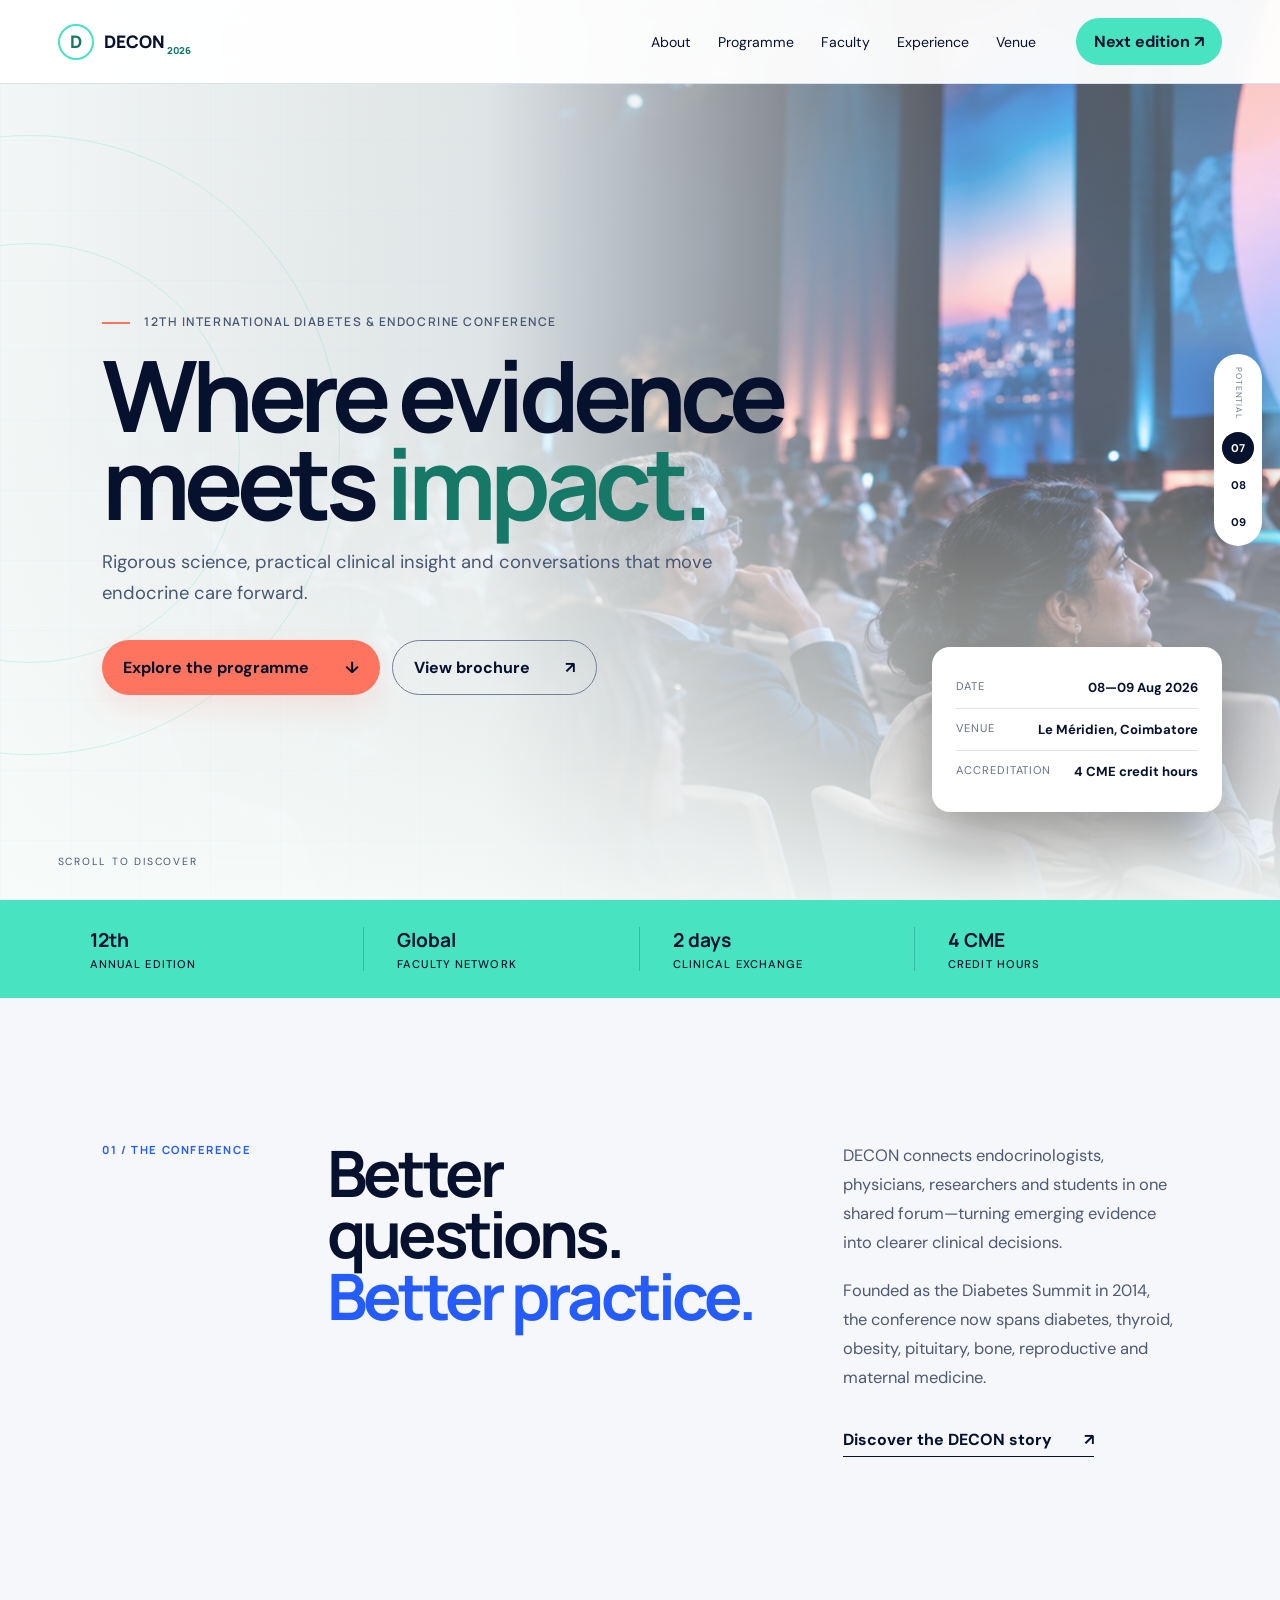
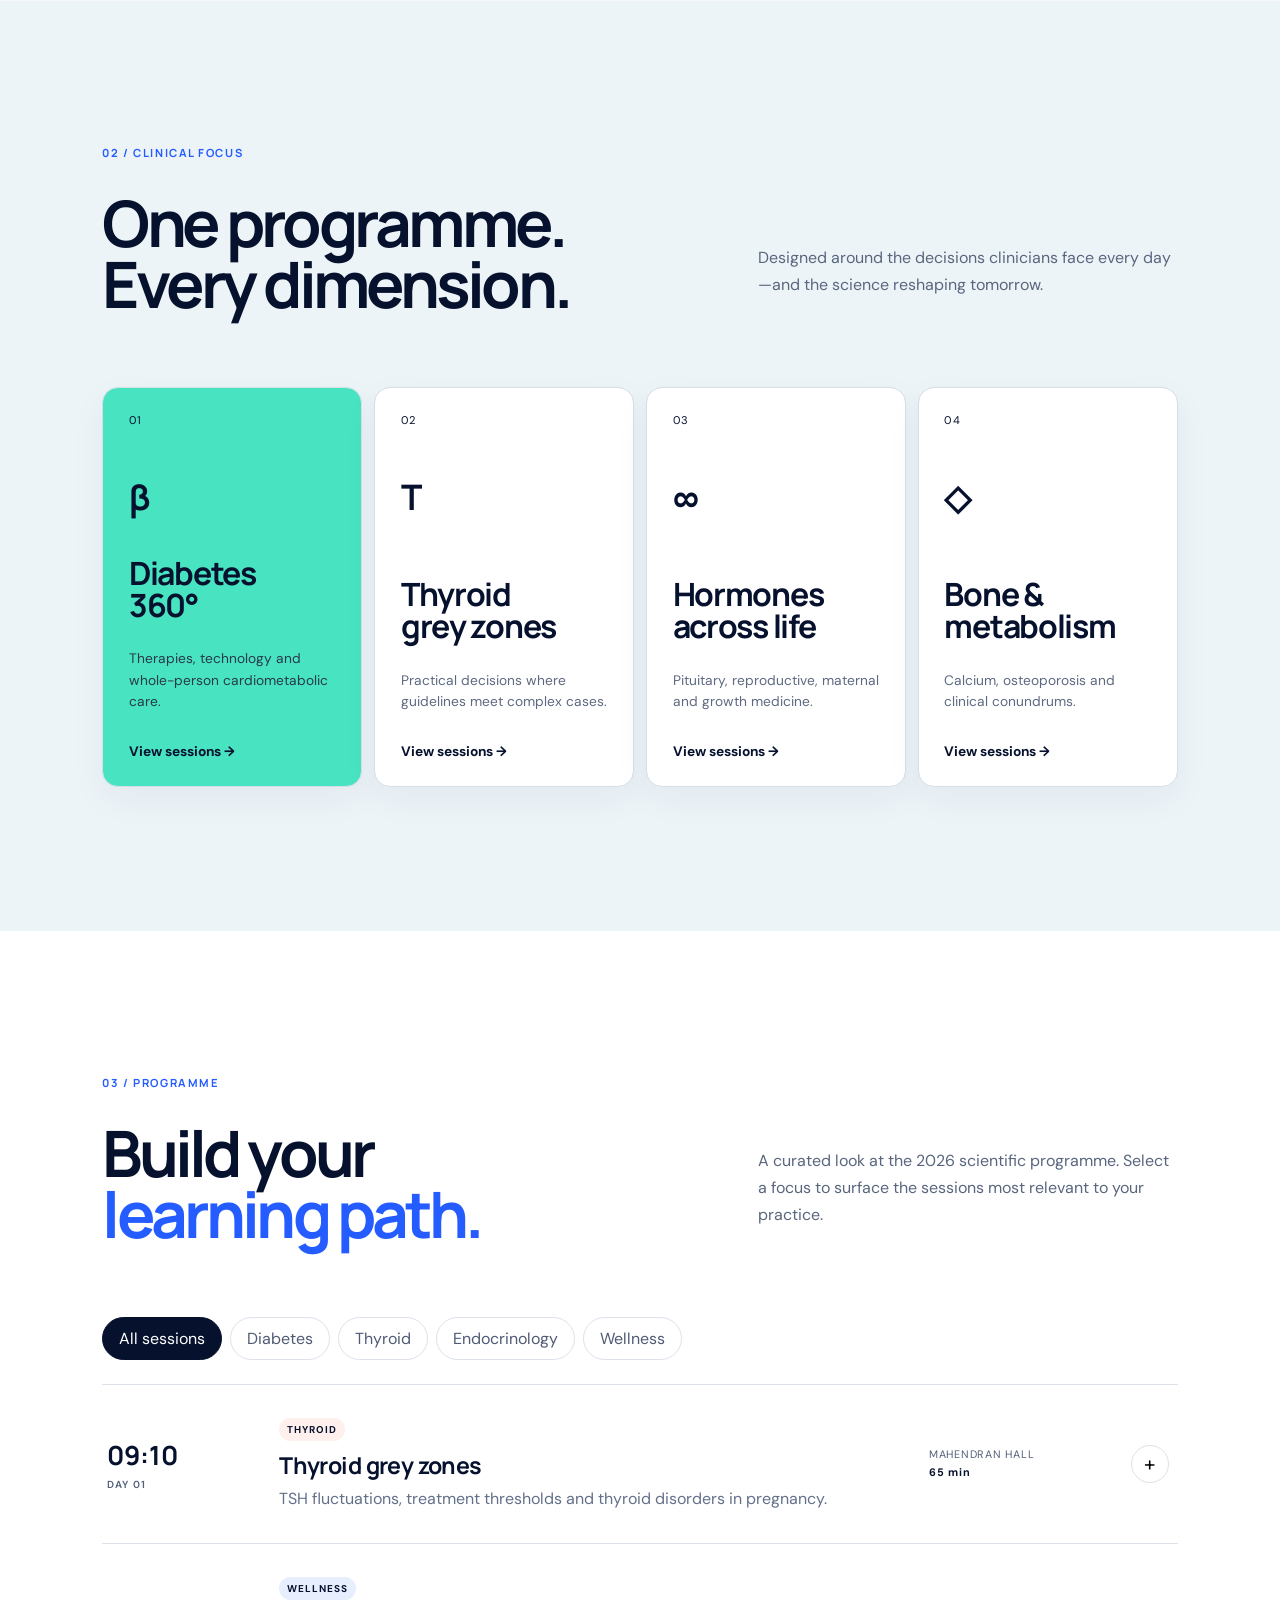
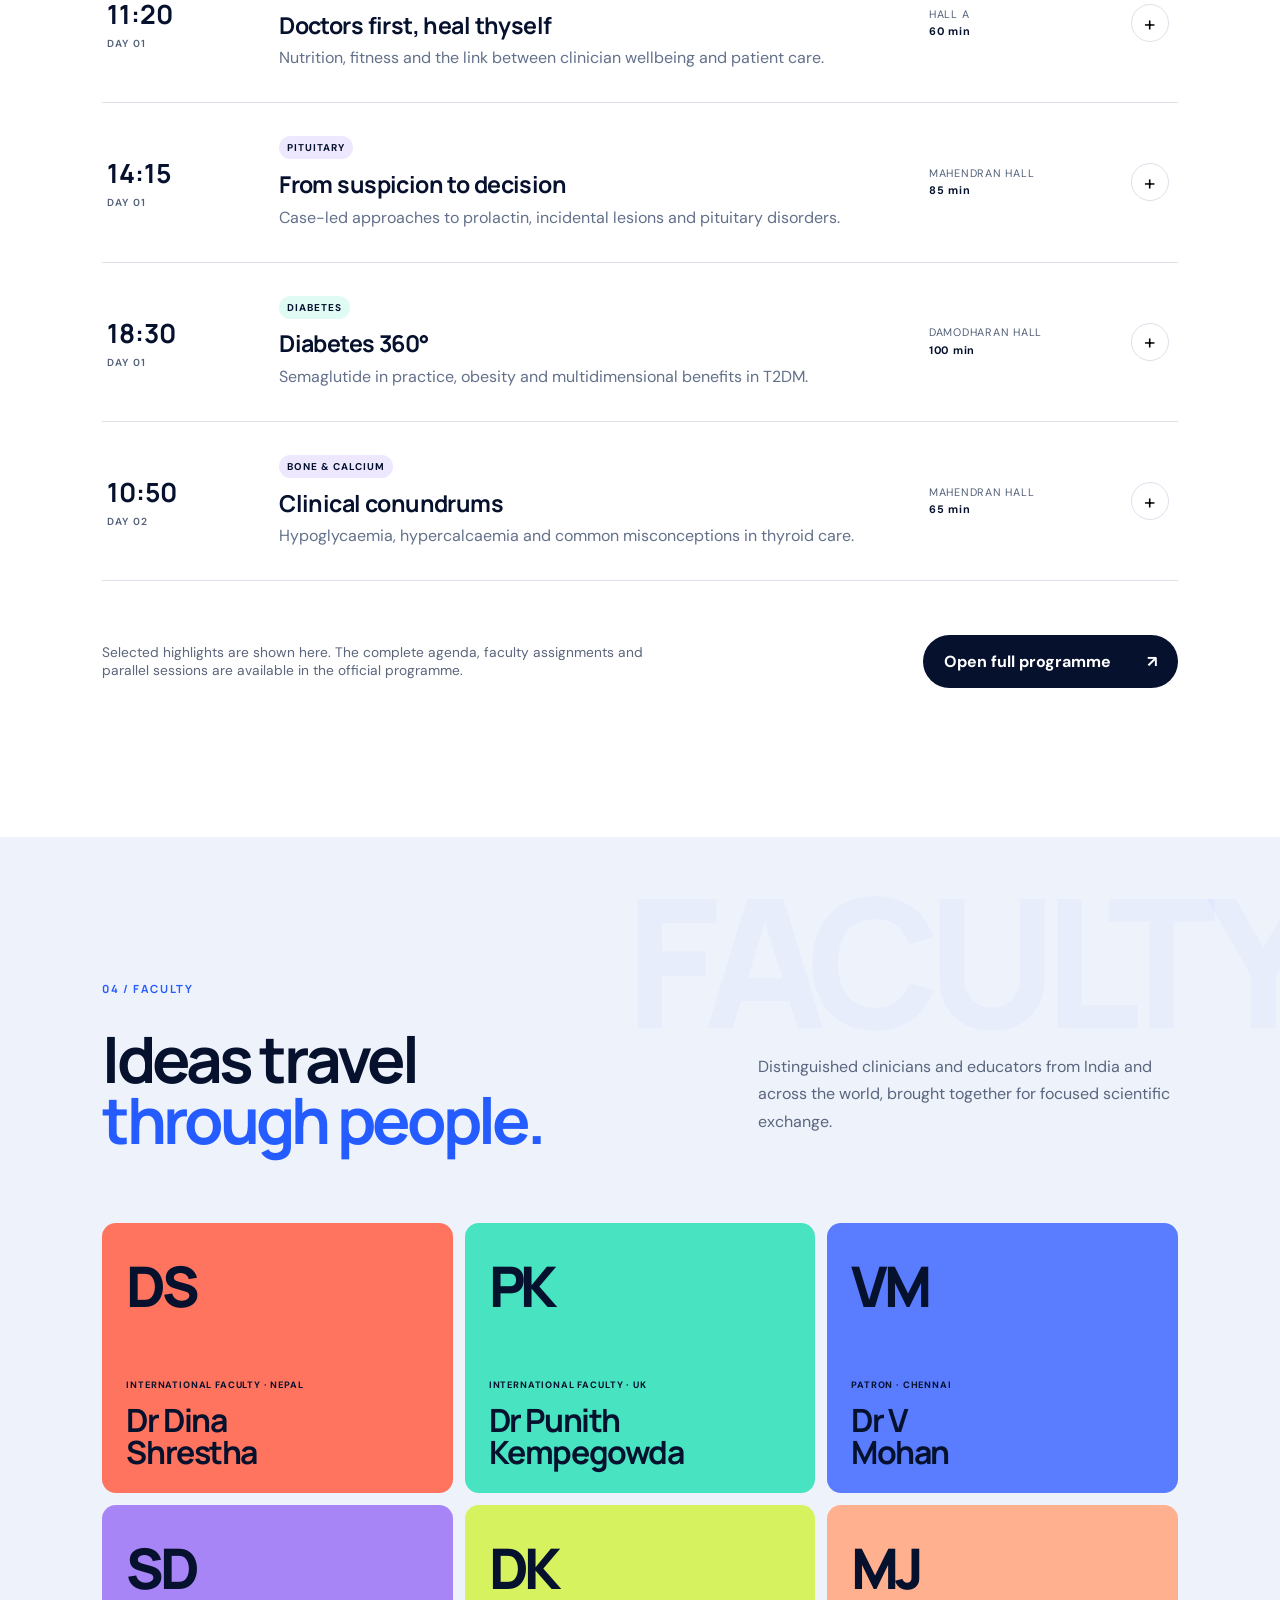
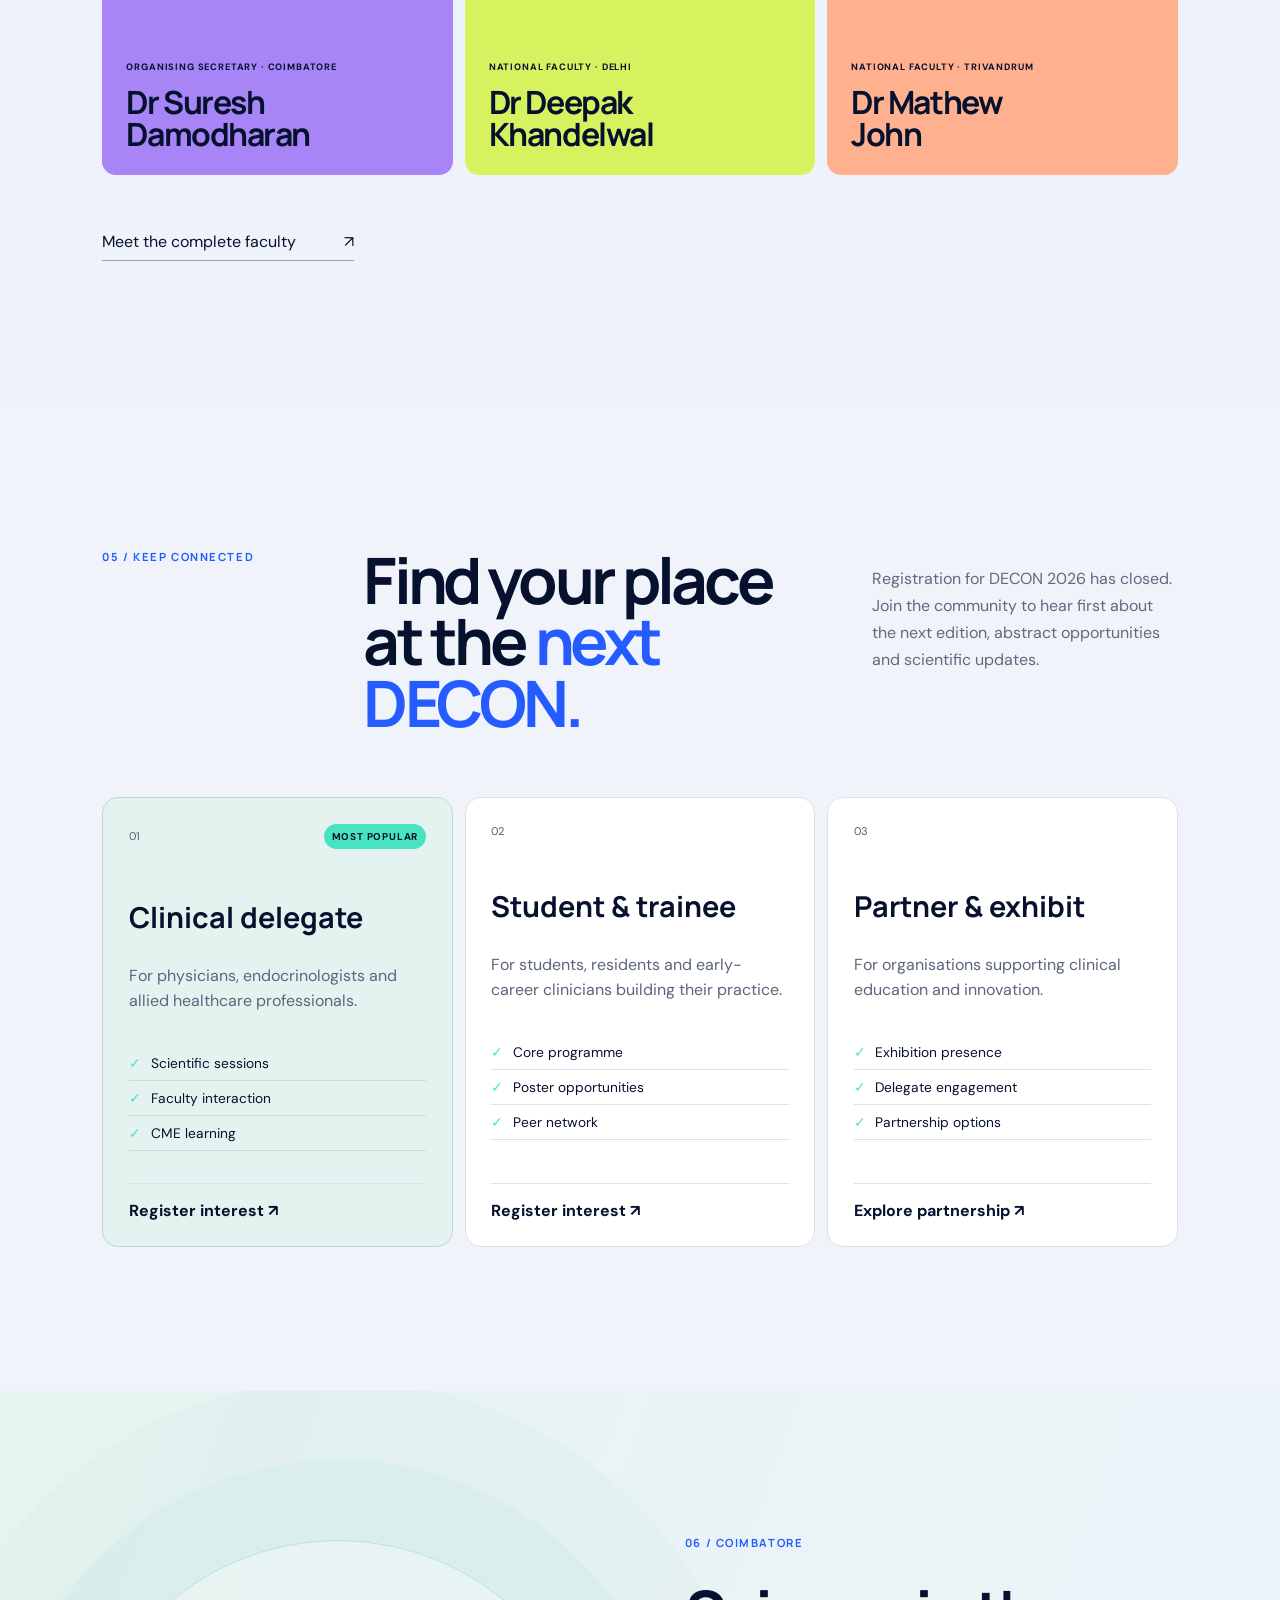
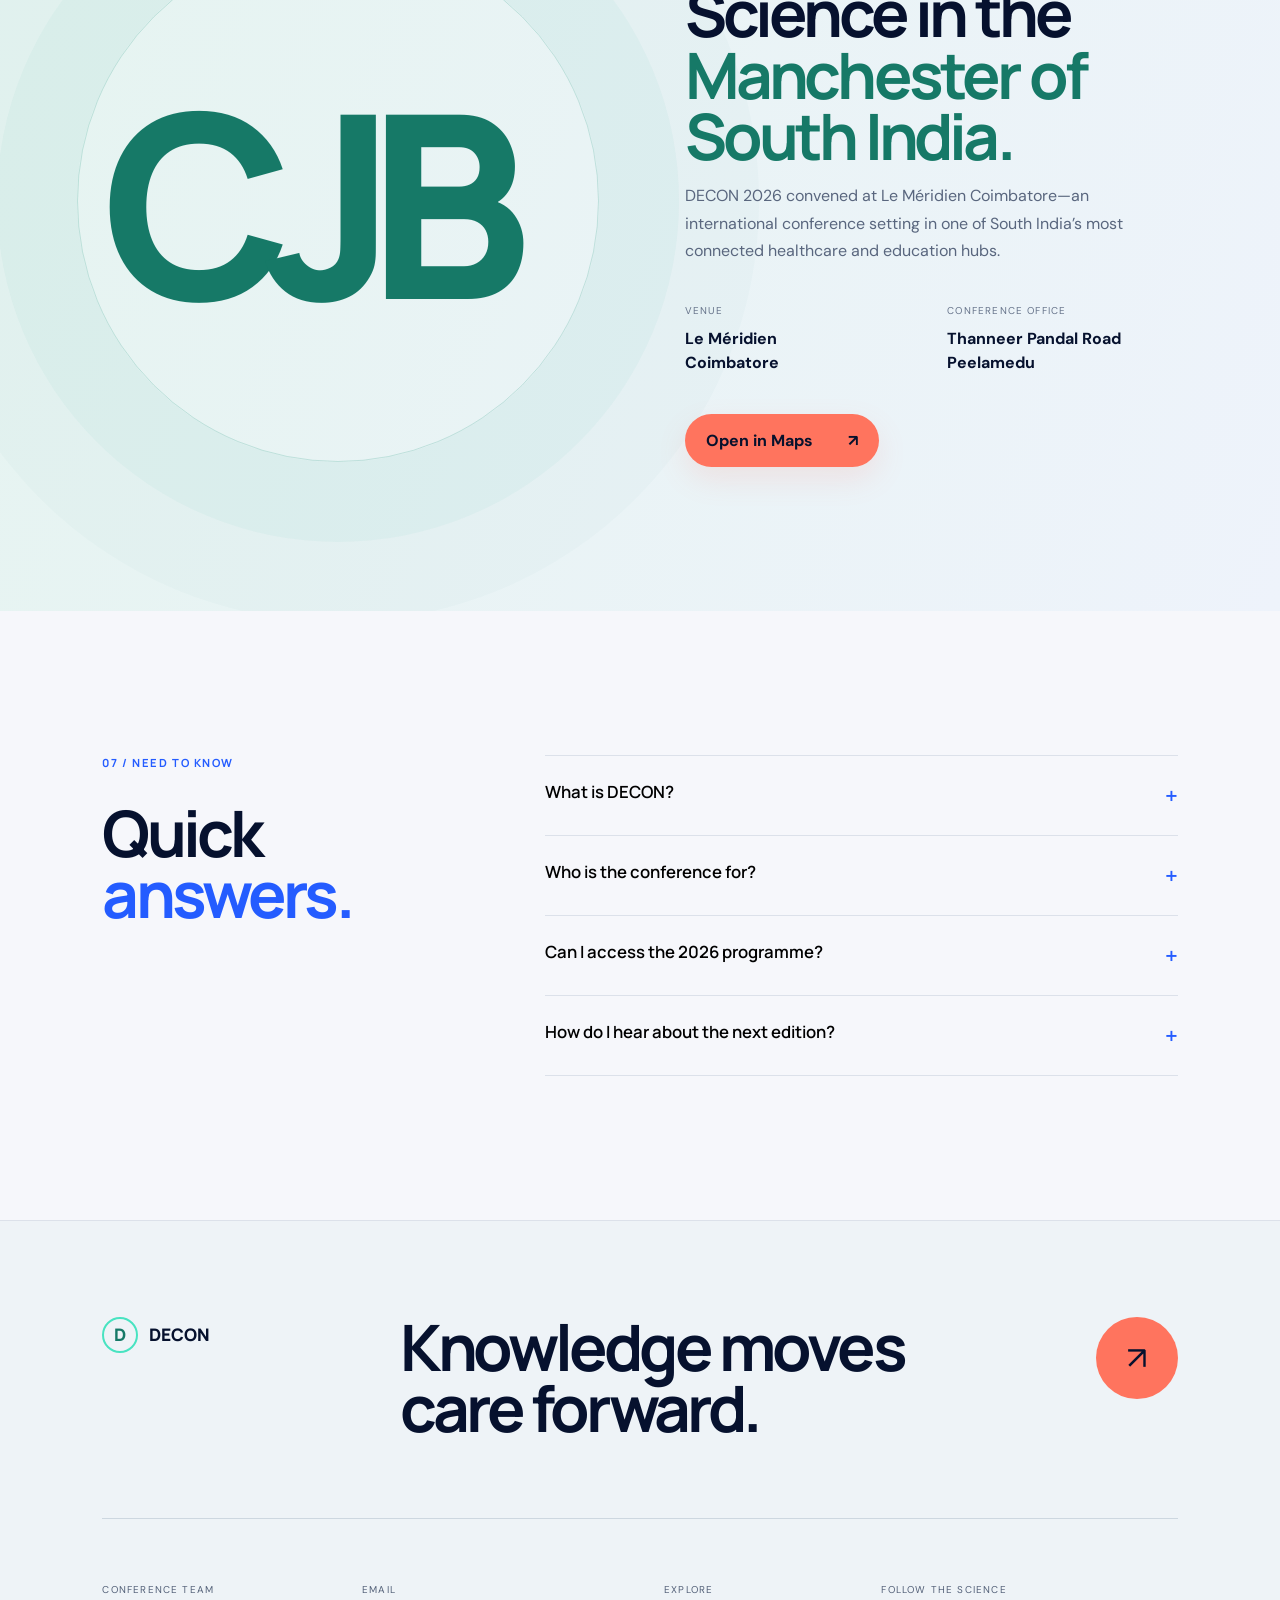
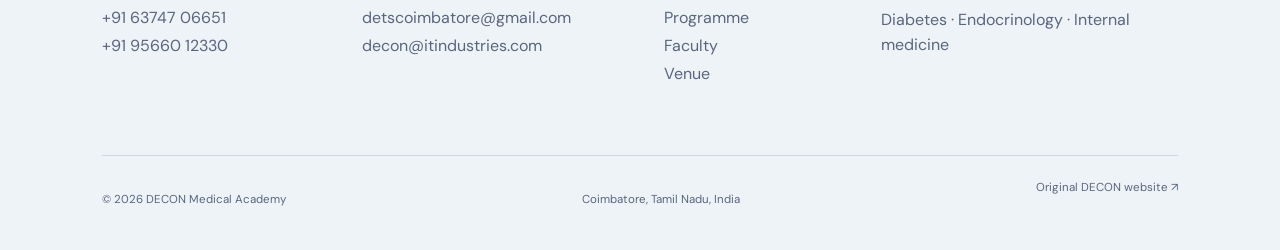
<file: concept-07/index.html>
<!doctype html>
<html lang="en">
<head>
  <meta charset="utf-8"><meta name="viewport" content="width=device-width, initial-scale=1"><meta name="robots" content="noindex, nofollow">
  <title>DECON 2026 — International Diabetes & Endocrine Conference</title>
  <meta name="description" content="The 12th International Diabetes and Endocrine Conference. Clinical insight, global faculty and practical learning from Coimbatore.">
  <link rel="icon" type="image/svg+xml" href="data:image/svg+xml,%3Csvg xmlns='http://www.w3.org/2000/svg' viewBox='0 0 64 64'%3E%3Crect width='64' height='64' rx='16' fill='%2305102d'/%3E%3Cpath d='M20 16h12c11 0 18 6 18 16S43 48 32 48H20z' fill='none' stroke='%234be3c1' stroke-width='6'/%3E%3Ccircle cx='43' cy='21' r='5' fill='%23ff765e'/%3E%3C/svg%3E">
  <link rel="preconnect" href="https://fonts.googleapis.com"><link rel="preconnect" href="https://fonts.gstatic.com" crossorigin>
  <link href="https://fonts.googleapis.com/css2?family=DM+Sans:wght@400;500;600;700&family=Manrope:wght@500;600;700;800&display=swap" rel="stylesheet"><link rel="stylesheet" href="styles.css"><link rel="stylesheet" href="../assets/potential-concepts.css"><link rel="stylesheet" href="light-theme.css">
</head>
<body class="potential-07">
  <aside class="concept-switcher" aria-label="Supplied potential concepts"><span>Potential</span><a class="active" href="../concept-07/" aria-current="page">07</a><a href="../concept-08/">08</a><a href="../concept-09/">09</a></aside>
  <header class="nav" id="site-nav">
    <a class="brand" href="#top" aria-label="DECON home"><span>D</span> DECON<small>2026</small></a>
    <button class="menu-button" aria-label="Open navigation" aria-expanded="false"><span></span><span></span></button>
    <nav aria-label="Main navigation"><a href="#about">About</a><a href="#programme">Programme</a><a href="#faculty">Faculty</a><a href="#experience">Experience</a><a href="#visit">Venue</a></nav>
    <a class="nav-cta" href="#next-edition">Next edition <span>↗</span></a>
  </header>
  <main id="top">
    <section class="hero">
      <img class="hero-media" src="../assets/images/decon-2026-supplied-hero.png" alt="Medical professionals attending an international conference"><div class="hero-shade"></div><div class="mesh"></div><div class="orbit orbit-one"></div><div class="orbit orbit-two"></div>
      <div class="hero-copy reveal"><p class="eyebrow"><span></span> 12th International Diabetes & Endocrine Conference</p><h1>Where evidence<br>meets <em>impact.</em></h1><p class="lede">Rigorous science, practical clinical insight and conversations that move endocrine care forward.</p><div class="hero-actions"><a class="button primary" href="#programme">Explore the programme <span>↓</span></a><a class="button ghost" href="https://decon.co.in/pdf/DECON-2026-Brochure-V33.pdf" target="_blank" rel="noopener">View brochure <span>↗</span></a></div></div>
      <aside class="event-card reveal" aria-label="Event details"><div><span>Date</span><strong>08—09 Aug 2026</strong></div><div><span>Venue</span><strong>Le Méridien, Coimbatore</strong></div><div><span>Accreditation</span><strong>4 CME credit hours</strong></div></aside><div class="scroll-cue">SCROLL TO DISCOVER <i></i></div>
    </section>
    <section class="trust-strip" aria-label="Conference highlights"><p>12th<span>annual edition</span></p><p>Global<span>faculty network</span></p><p>2 days<span>clinical exchange</span></p><p>4 CME<span>credit hours</span></p></section>
    <section class="intro section" id="about"><div class="section-tag">01 / THE CONFERENCE</div><div><h2>Better questions.<br><span>Better practice.</span></h2></div><div class="intro-copy"><p>DECON connects endocrinologists, physicians, researchers and students in one shared forum—turning emerging evidence into clearer clinical decisions.</p><p>Founded as the Diabetes Summit in 2014, the conference now spans diabetes, thyroid, obesity, pituitary, bone, reproductive and maternal medicine.</p><a class="text-link" href="https://decon.co.in/about-decon.php" target="_blank" rel="noopener">Discover the DECON story <span>↗</span></a></div></section>
    <section class="topics-section section" id="experience"><div class="section-heading"><div><p class="section-tag light">02 / CLINICAL FOCUS</p><h2>One programme.<br>Every dimension.</h2></div><p>Designed around the decisions clinicians face every day—and the science reshaping tomorrow.</p></div><div class="topic-grid">
      <article class="topic-card featured"><span>01</span><div class="topic-icon">β</div><h3>Diabetes<br>360°</h3><p>Therapies, technology and whole-person cardiometabolic care.</p><a href="#programme">View sessions →</a></article><article class="topic-card"><span>02</span><div class="topic-icon">T</div><h3>Thyroid<br>grey zones</h3><p>Practical decisions where guidelines meet complex cases.</p><a href="#programme">View sessions →</a></article><article class="topic-card"><span>03</span><div class="topic-icon">∞</div><h3>Hormones<br>across life</h3><p>Pituitary, reproductive, maternal and growth medicine.</p><a href="#programme">View sessions →</a></article><article class="topic-card"><span>04</span><div class="topic-icon">◇</div><h3>Bone &<br>metabolism</h3><p>Calcium, osteoporosis and clinical conundrums.</p><a href="#programme">View sessions →</a></article>
    </div></section>
    <section class="programme section" id="programme"><div class="programme-title"><div><p class="section-tag">03 / PROGRAMME</p><h2>Build your<br><span>learning path.</span></h2></div><p>A curated look at the 2026 scientific programme. Select a focus to surface the sessions most relevant to your practice.</p></div>
      <div class="filter-bar" role="group" aria-label="Filter programme by topic"><button class="filter active" data-filter="all">All sessions</button><button class="filter" data-filter="diabetes">Diabetes</button><button class="filter" data-filter="thyroid">Thyroid</button><button class="filter" data-filter="endocrine">Endocrinology</button><button class="filter" data-filter="wellness">Wellness</button></div>
      <div class="schedule"><article class="session" data-topic="thyroid"><div class="time">09:10<small>DAY 01</small></div><div class="session-main"><span class="pill thyroid">THYROID</span><h3>Thyroid grey zones</h3><p>TSH fluctuations, treatment thresholds and thyroid disorders in pregnancy.</p></div><div class="room">MAHENDRAN HALL<br><strong>65 min</strong></div><button class="session-toggle" aria-label="Session detail">+</button></article>
      <article class="session" data-topic="wellness"><div class="time">11:20<small>DAY 01</small></div><div class="session-main"><span class="pill wellness">WELLNESS</span><h3>Doctors first, heal thyself</h3><p>Nutrition, fitness and the link between clinician wellbeing and patient care.</p></div><div class="room">HALL A<br><strong>60 min</strong></div><button class="session-toggle" aria-label="Session detail">+</button></article>
      <article class="session" data-topic="endocrine"><div class="time">14:15<small>DAY 01</small></div><div class="session-main"><span class="pill endocrine">PITUITARY</span><h3>From suspicion to decision</h3><p>Case-led approaches to prolactin, incidental lesions and pituitary disorders.</p></div><div class="room">MAHENDRAN HALL<br><strong>85 min</strong></div><button class="session-toggle" aria-label="Session detail">+</button></article>
      <article class="session" data-topic="diabetes"><div class="time">18:30<small>DAY 01</small></div><div class="session-main"><span class="pill diabetes">DIABETES</span><h3>Diabetes 360°</h3><p>Semaglutide in practice, obesity and multidimensional benefits in T2DM.</p></div><div class="room">DAMODHARAN HALL<br><strong>100 min</strong></div><button class="session-toggle" aria-label="Session detail">+</button></article>
      <article class="session" data-topic="endocrine"><div class="time">10:50<small>DAY 02</small></div><div class="session-main"><span class="pill endocrine">BONE & CALCIUM</span><h3>Clinical conundrums</h3><p>Hypoglycaemia, hypercalcaemia and common misconceptions in thyroid care.</p></div><div class="room">MAHENDRAN HALL<br><strong>65 min</strong></div><button class="session-toggle" aria-label="Session detail">+</button></article></div>
      <div class="programme-foot"><p>Selected highlights are shown here. The complete agenda, faculty assignments and parallel sessions are available in the official programme.</p><a class="button dark" href="https://decon.co.in/pdf/DECON-2026-Brochure-V33.pdf" target="_blank" rel="noopener">Open full programme <span>↗</span></a></div>
    </section>
    <section class="faculty section" id="faculty"><div class="faculty-head"><div><p class="section-tag light">04 / FACULTY</p><h2>Ideas travel<br><span>through people.</span></h2></div><p>Distinguished clinicians and educators from India and across the world, brought together for focused scientific exchange.</p></div><div class="faculty-grid">
      <article class="person coral"><div class="monogram">DS</div><div><span>INTERNATIONAL FACULTY · NEPAL</span><h3>Dr Dina<br>Shrestha</h3></div></article><article class="person cyan"><div class="monogram">PK</div><div><span>INTERNATIONAL FACULTY · UK</span><h3>Dr Punith<br>Kempegowda</h3></div></article><article class="person blue"><div class="monogram">VM</div><div><span>PATRON · CHENNAI</span><h3>Dr V<br>Mohan</h3></div></article><article class="person violet"><div class="monogram">SD</div><div><span>ORGANISING SECRETARY · COIMBATORE</span><h3>Dr Suresh<br>Damodharan</h3></div></article><article class="person lime"><div class="monogram">DK</div><div><span>NATIONAL FACULTY · DELHI</span><h3>Dr Deepak<br>Khandelwal</h3></div></article><article class="person peach"><div class="monogram">MJ</div><div><span>NATIONAL FACULTY · TRIVANDRUM</span><h3>Dr Mathew<br>John</h3></div></article>
      </div><a class="faculty-link" href="https://decon.co.in/speakers.php" target="_blank" rel="noopener">Meet the complete faculty <span>↗</span></a></section>
    <section class="attend section" id="next-edition"><div class="attend-copy"><p class="section-tag">05 / KEEP CONNECTED</p><h2>Find your place<br>at the <span>next DECON.</span></h2><p>Registration for DECON 2026 has closed. Join the community to hear first about the next edition, abstract opportunities and scientific updates.</p></div><div class="path-grid">
      <article class="path selected"><div class="path-top"><span>01</span><strong>Most popular</strong></div><h3>Clinical delegate</h3><p>For physicians, endocrinologists and allied healthcare professionals.</p><ul><li>Scientific sessions</li><li>Faculty interaction</li><li>CME learning</li></ul><a href="mailto:detscoimbatore@gmail.com?subject=DECON%20next%20edition%20interest">Register interest ↗</a></article><article class="path"><div class="path-top"><span>02</span></div><h3>Student & trainee</h3><p>For students, residents and early-career clinicians building their practice.</p><ul><li>Core programme</li><li>Poster opportunities</li><li>Peer network</li></ul><a href="mailto:detscoimbatore@gmail.com?subject=DECON%20student%20interest">Register interest ↗</a></article><article class="path"><div class="path-top"><span>03</span></div><h3>Partner & exhibit</h3><p>For organisations supporting clinical education and innovation.</p><ul><li>Exhibition presence</li><li>Delegate engagement</li><li>Partnership options</li></ul><a href="https://decon.co.in/exhibitor.php" target="_blank" rel="noopener">Explore partnership ↗</a></article>
    </div></section>
    <section class="venue section" id="visit"><div class="venue-code">CJB</div><div class="venue-copy"><p class="section-tag light">06 / COIMBATORE</p><h2>Science in the<br><span>Manchester of South India.</span></h2><p>DECON 2026 convened at Le Méridien Coimbatore—an international conference setting in one of South India’s most connected healthcare and education hubs.</p><div class="venue-meta"><div><span>VENUE</span><strong>Le Méridien<br>Coimbatore</strong></div><div><span>CONFERENCE OFFICE</span><strong>Thanneer Pandal Road<br>Peelamedu</strong></div></div><a class="button primary" href="https://www.google.com/maps/search/?api=1&query=Le+Meridien+Coimbatore" target="_blank" rel="noopener">Open in Maps <span>↗</span></a></div></section>
    <section class="faq section"><div><p class="section-tag">07 / NEED TO KNOW</p><h2>Quick<br><span>answers.</span></h2></div><div class="faq-list">
      <article><button aria-expanded="false"><span>What is DECON?</span><i>+</i></button><div class="answer"><p>DECON is an annual international conference focused on diabetes, endocrinology and related areas of internal medicine. It began as the Diabetes Summit in 2014.</p></div></article><article><button aria-expanded="false"><span>Who is the conference for?</span><i>+</i></button><div class="answer"><p>The programme is designed for physicians, endocrinologists, researchers, allied healthcare professionals, postgraduate trainees and medical students.</p></div></article><article><button aria-expanded="false"><span>Can I access the 2026 programme?</span><i>+</i></button><div class="answer"><p>Yes. The complete 2026 brochure includes the detailed two-day scientific programme, faculty and organising committee.</p></div></article><article><button aria-expanded="false"><span>How do I hear about the next edition?</span><i>+</i></button><div class="answer"><p>Use one of the “Register interest” links above to contact the conference team and ask for future event updates.</p></div></article>
    </div></section>
  </main>
  <footer><div class="footer-top"><a class="brand" href="#top"><span>D</span> DECON</a><h2>Knowledge moves<br>care forward.</h2><a class="circle-link" href="mailto:detscoimbatore@gmail.com" aria-label="Email DECON">↗</a></div><div class="footer-grid"><div><span>CONFERENCE TEAM</span><a href="tel:+916374706651">+91 63747 06651</a><a href="tel:+919566012330">+91 95660 12330</a></div><div><span>EMAIL</span><a href="mailto:detscoimbatore@gmail.com">detscoimbatore@gmail.com</a><a href="mailto:decon@itindustries.com">decon@itindustries.com</a></div><div><span>EXPLORE</span><a href="#programme">Programme</a><a href="#faculty">Faculty</a><a href="#visit">Venue</a></div><div><span>FOLLOW THE SCIENCE</span><p>Diabetes · Endocrinology · Internal medicine</p></div></div><div class="footer-bottom"><p>© 2026 DECON Medical Academy</p><p>Coimbatore, Tamil Nadu, India</p><a href="https://decon.co.in/" target="_blank" rel="noopener">Original DECON website ↗</a></div></footer>
  <script src="script.js"></script>
</body></html>
</file>
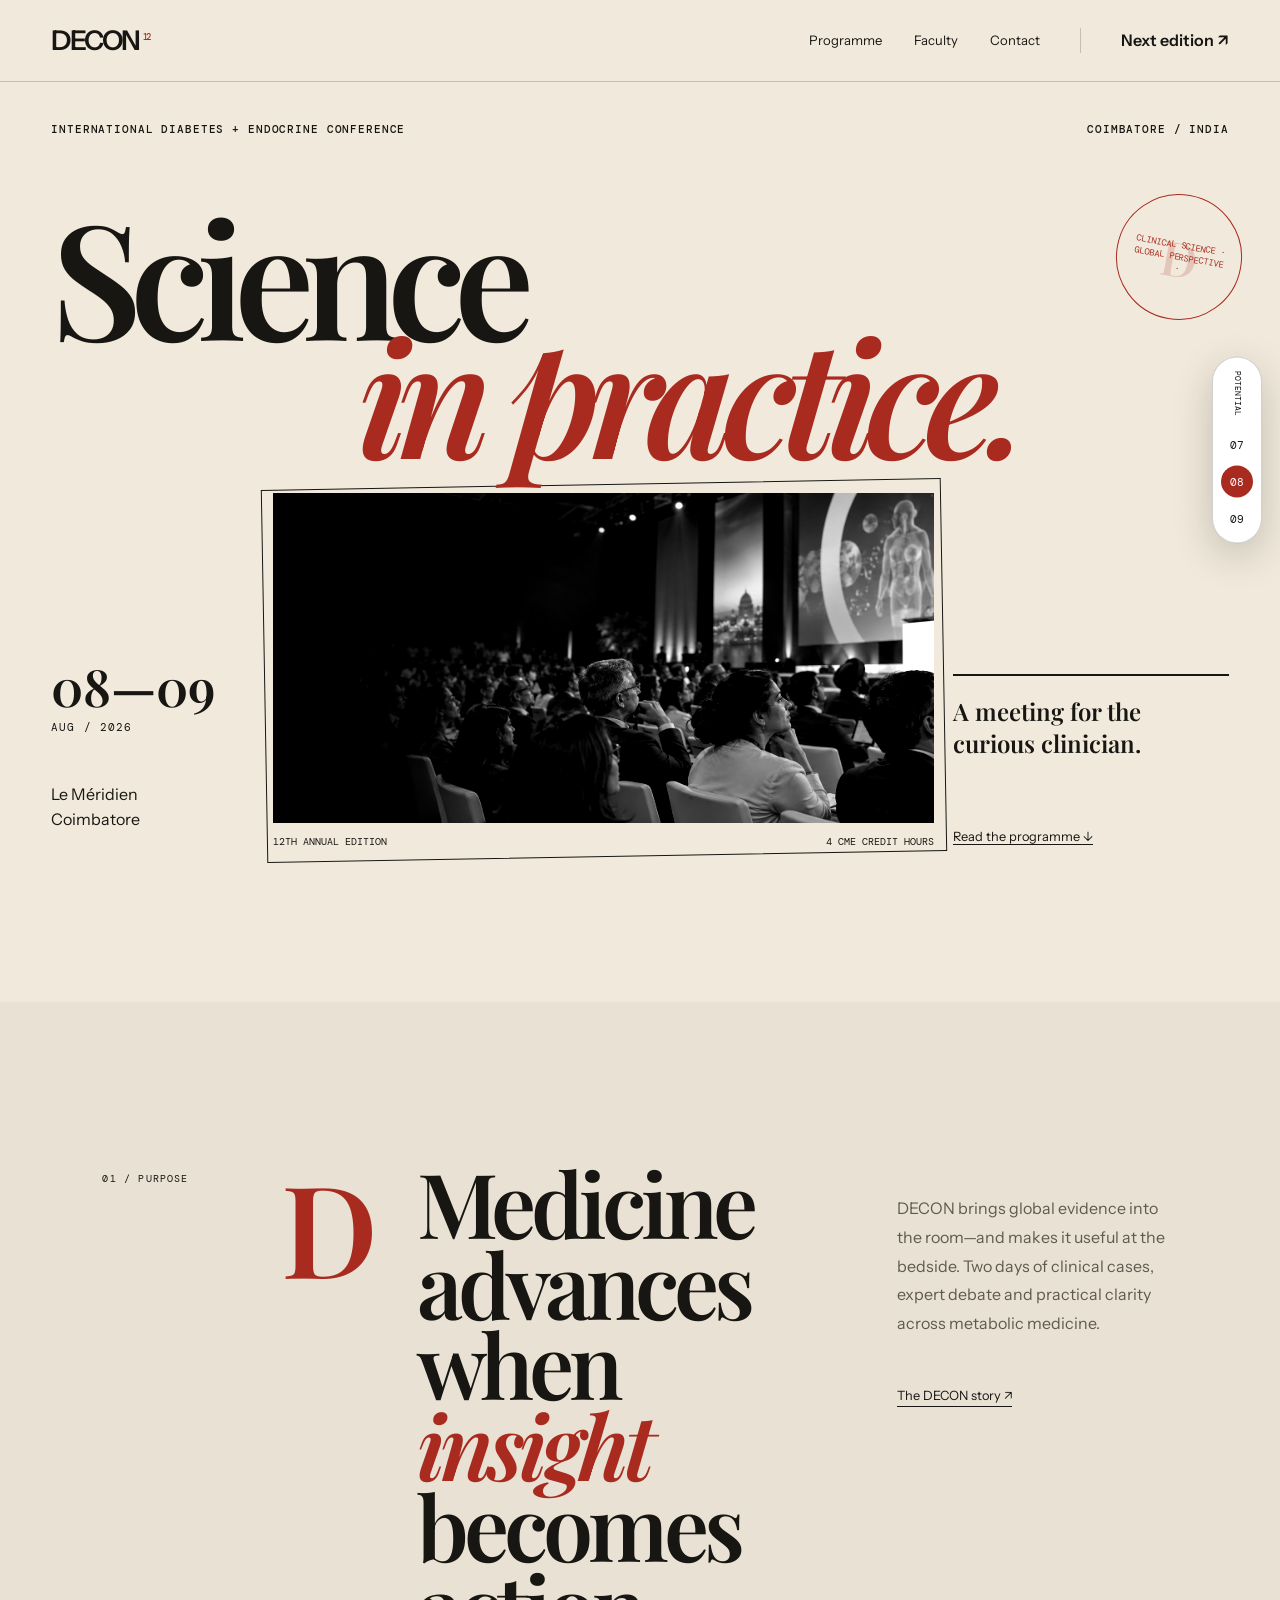
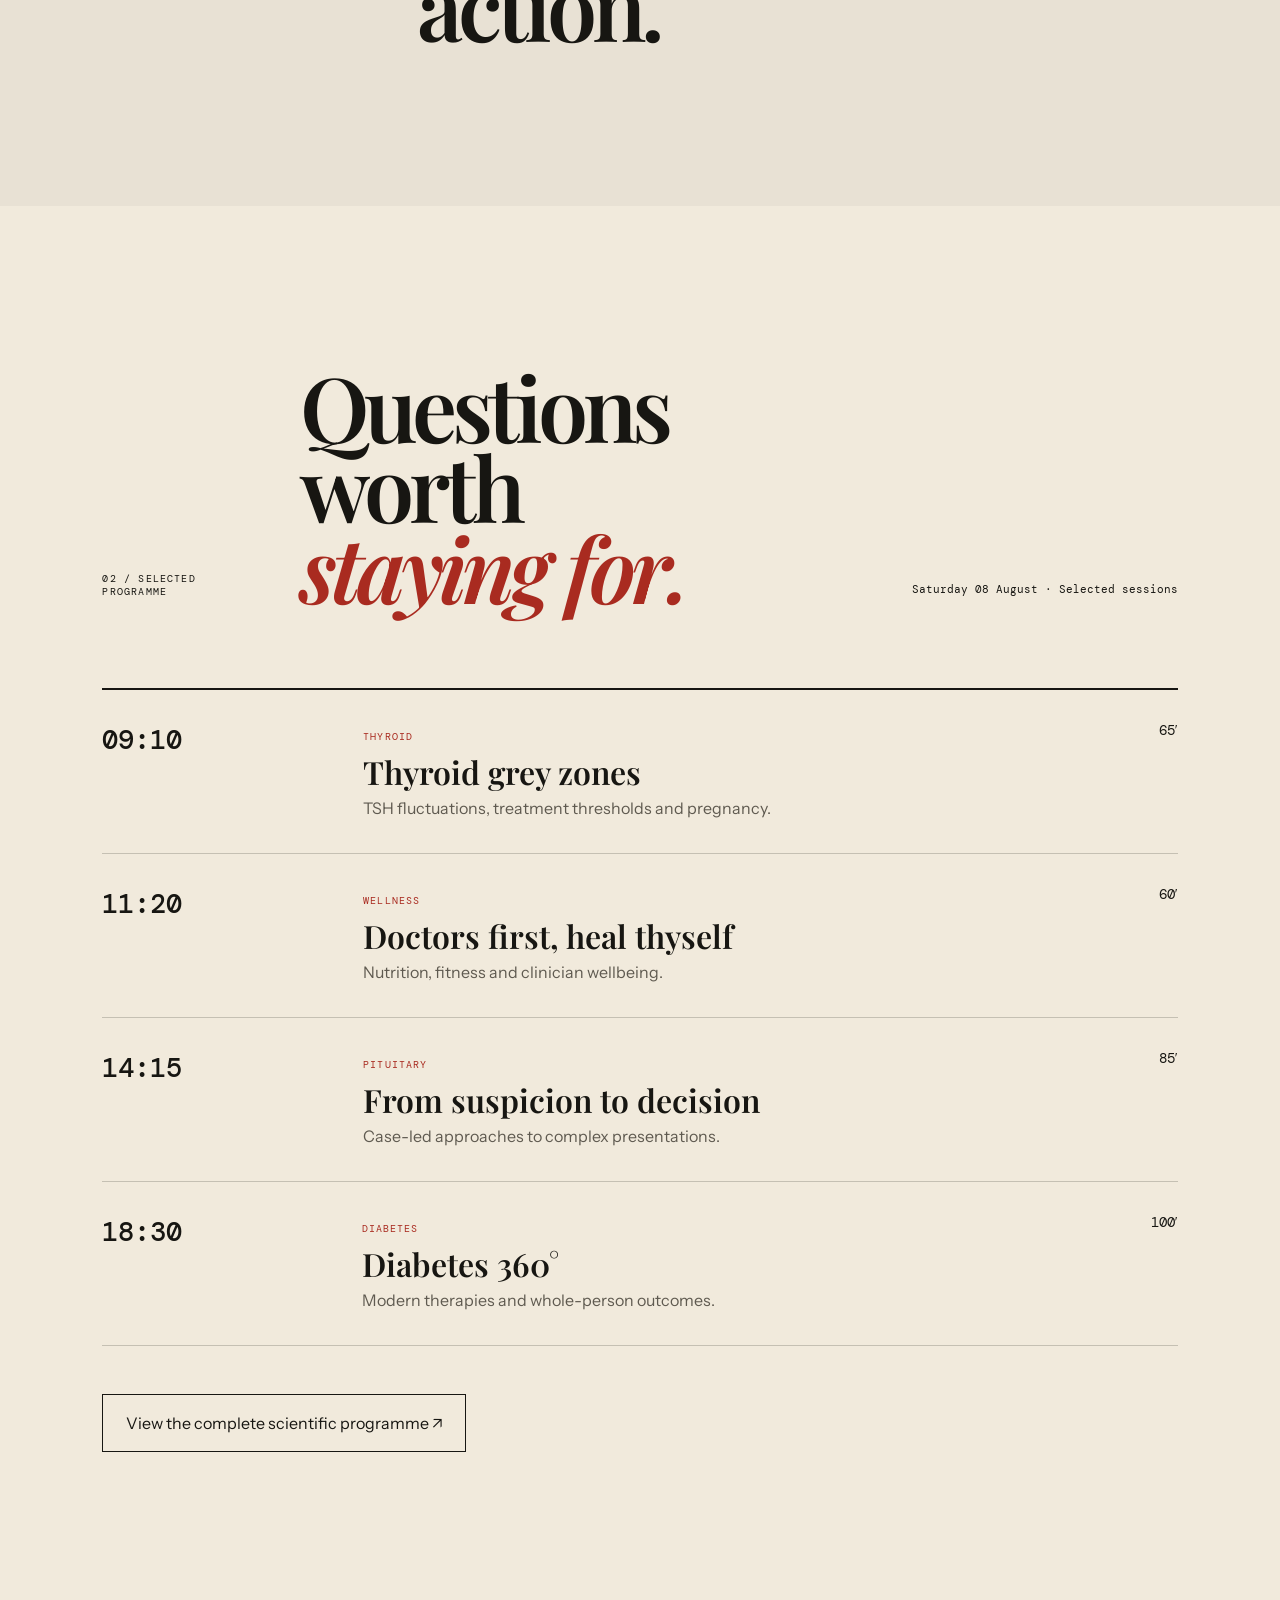
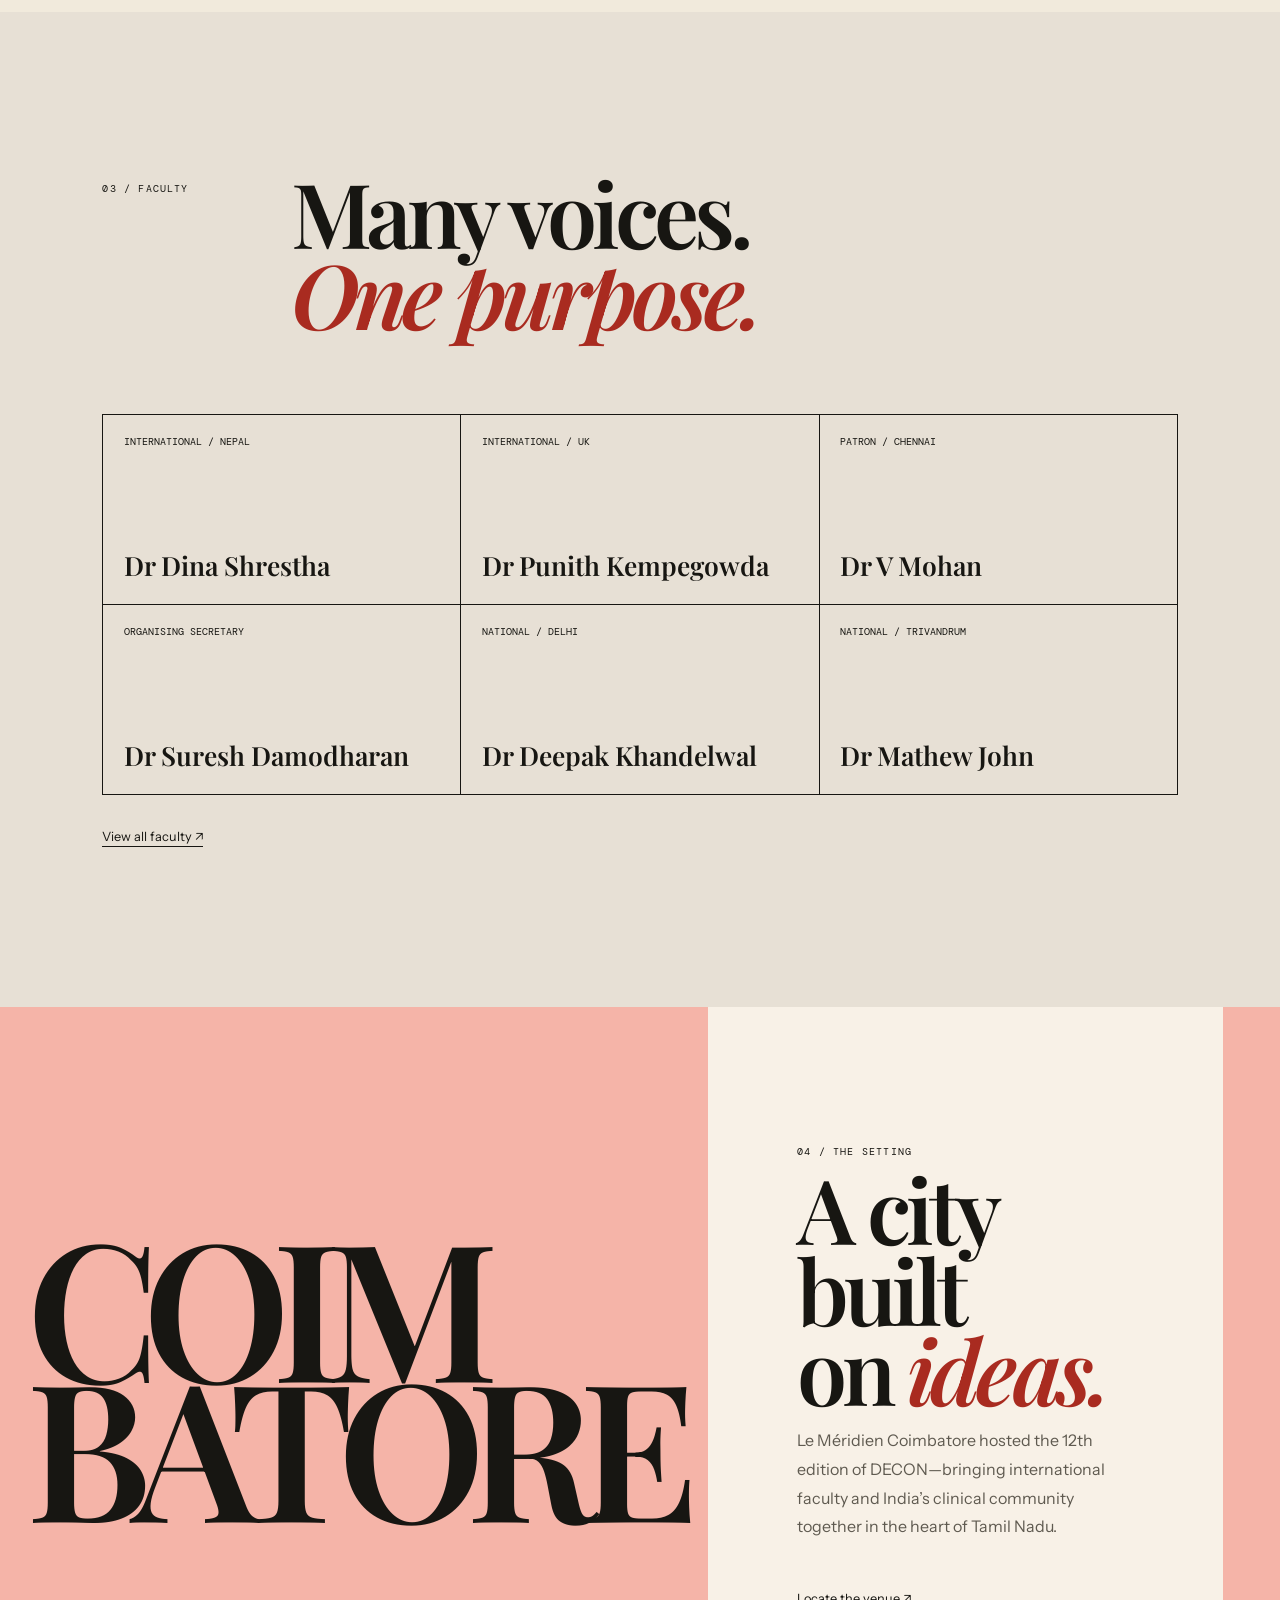
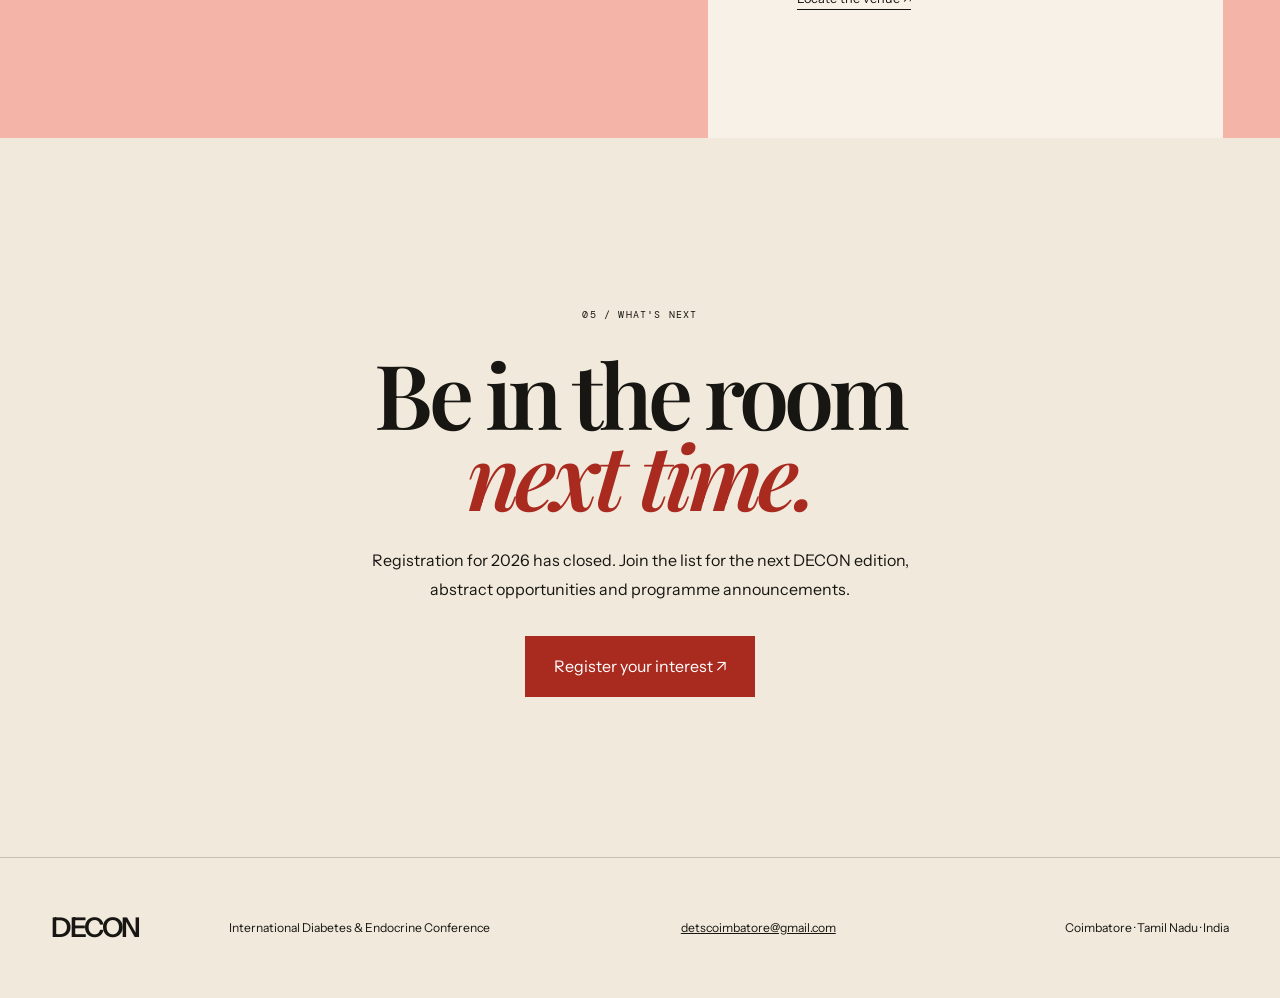
<file: concept-08/index.html>
<!doctype html>
<html lang="en">
<head>
<meta charset="utf-8">
<meta name="viewport" content="width=device-width,initial-scale=1">
<meta name="robots" content="noindex, nofollow">
<title>DECON — Editorial Concept</title>
<meta name="description" content="An editorial design direction for the International Diabetes and Endocrine Conference.">
<link rel="icon" type="image/svg+xml" href="data:image/svg+xml,%3Csvg xmlns='http://www.w3.org/2000/svg' viewBox='0 0 64 64'%3E%3Crect width='64' height='64' rx='32' fill='%23e73820'/%3E%3Cpath d='M18 15h13c12 0 19 6 19 17S43 49 31 49H18z' fill='none' stroke='%23f2eadc' stroke-width='6'/%3E%3C/svg%3E">
<link rel="preconnect" href="https://fonts.googleapis.com">
<link rel="preconnect" href="https://fonts.gstatic.com" crossorigin>
<link href="https://fonts.googleapis.com/css2?family=DM+Mono:wght@300;400;500&family=Instrument+Sans:wght@400;500;600&family=Playfair+Display:ital,wght@0,600;1,600&display=swap" rel="stylesheet">
<link rel="stylesheet" href="editorial.css">
<link rel="stylesheet" href="../assets/potential-concepts.css">
<link rel="stylesheet" href="light-theme.css">
</head>
<body class="potential-08">
<aside class="concept-switcher" aria-label="Supplied potential concepts">
<span>Potential</span>
<a href="../concept-07/">07</a>
<a class="active" href="../concept-08/" aria-current="page">08</a>
<a href="../concept-09/">09</a>
</aside>
<header>
<a class="wordmark" href="#top">DECON<sup>12</sup>
</a>
<nav>
<a href="#programme">Programme</a>
<a href="#voices">Faculty</a>
<a href="#contact">Contact</a>
</nav>
<a class="edition" href="#interest">Next edition ↗</a>
</header>
<main id="top">
<section class="hero">
<div class="hero-kicker">
<span>International Diabetes + Endocrine Conference</span>
<span>Coimbatore / India</span>
</div>
<h1>
<span>Science</span>
<em>in practice.</em>
</h1>
<div class="hero-grid">
<div class="date-block">
<strong>08—09</strong>
<span>AUG / 2026</span>
<p>Le Méridien<br>Coimbatore</p>
</div>
<figure>
<img src="../assets/images/decon-2026-supplied-hero.png" alt="Delegates at an international medical conference">
<figcaption>
<span>12th annual edition</span>
<span>4 CME credit hours</span>
</figcaption>
</figure>
<div class="hero-note">
<p>A meeting for the curious clinician.</p>
<a href="#programme">Read the programme <span>↓</span>
</a>
</div>
</div>
<div class="seal">
<span>CLINICAL SCIENCE · GLOBAL PERSPECTIVE · </span>
<b>D</b>
</div>
</section>
<section class="manifesto">
<p class="index">01 / PURPOSE</p>
<p class="drop">D</p>
<h2>Medicine advances<br>when <em>insight</em>
<br>becomes action.</h2>
<div class="manifesto-copy">
<p>DECON brings global evidence into the room—and makes it useful at the bedside. Two days of clinical cases, expert debate and practical clarity across metabolic medicine.</p>
<a href="https://decon.co.in/about-decon.php" target="_blank" rel="noopener">The DECON story ↗</a>
</div>
</section>
<section class="programme" id="programme">
<div class="section-intro">
<p class="index">02 / SELECTED PROGRAMME</p>
<h2>Questions worth<br>
<em>staying for.</em>
</h2>
<p>Saturday 08 August · Selected sessions</p>
</div>
<div class="agenda">
<article>
<time>09:10</time>
<div>
<span>Thyroid</span>
<h3>Thyroid grey zones</h3>
<p>TSH fluctuations, treatment thresholds and pregnancy.</p>
</div>
<b>65′</b>
</article>
<article>
<time>11:20</time>
<div>
<span>Wellness</span>
<h3>Doctors first, heal thyself</h3>
<p>Nutrition, fitness and clinician wellbeing.</p>
</div>
<b>60′</b>
</article>
<article>
<time>14:15</time>
<div>
<span>Pituitary</span>
<h3>From suspicion to decision</h3>
<p>Case-led approaches to complex presentations.</p>
</div>
<b>85′</b>
</article>
<article>
<time>18:30</time>
<div>
<span>Diabetes</span>
<h3>Diabetes 360°</h3>
<p>Modern therapies and whole-person outcomes.</p>
</div>
<b>100′</b>
</article>
</div>
<a class="outline-button" href="https://decon.co.in/pdf/DECON-2026-Brochure-V33.pdf" target="_blank" rel="noopener">View the complete scientific programme ↗</a>
</section>
<section class="voices" id="voices">
<div class="voices-title">
<p class="index">03 / FACULTY</p>
<h2>Many voices.<br>
<em>One purpose.</em>
</h2>
</div>
<div class="name-wall">
<div>
<span>International / Nepal</span>
<h3>Dr Dina Shrestha</h3>
</div>
<div>
<span>International / UK</span>
<h3>Dr Punith Kempegowda</h3>
</div>
<div>
<span>Patron / Chennai</span>
<h3>Dr V Mohan</h3>
</div>
<div>
<span>Organising Secretary</span>
<h3>Dr Suresh Damodharan</h3>
</div>
<div>
<span>National / Delhi</span>
<h3>Dr Deepak Khandelwal</h3>
</div>
<div>
<span>National / Trivandrum</span>
<h3>Dr Mathew John</h3>
</div>
</div>
<a class="text-link" href="https://decon.co.in/speakers.php" target="_blank" rel="noopener">View all faculty ↗</a>
</section>
<section class="venue">
<div class="venue-name">COIM<br>BATORE</div>
<div class="venue-copy">
<p class="index">04 / THE SETTING</p>
<h2>A city built<br>on <em>ideas.</em>
</h2>
<p>Le Méridien Coimbatore hosted the 12th edition of DECON—bringing international faculty and India’s clinical community together in the heart of Tamil Nadu.</p>
<a href="https://www.google.com/maps/search/?api=1&query=Le+Meridien+Coimbatore" target="_blank" rel="noopener">Locate the venue ↗</a>
</div>
</section>
<section class="interest" id="interest">
<p class="index">05 / WHAT'S NEXT</p>
<h2>Be in the room<br>
<em>next time.</em>
</h2>
<p>Registration for 2026 has closed. Join the list for the next DECON edition, abstract opportunities and programme announcements.</p>
<a href="mailto:detscoimbatore@gmail.com?subject=DECON%20next%20edition%20interest">Register your interest ↗</a>
</section>
</main>
<footer id="contact">
<a class="wordmark" href="#top">DECON</a>
<p>International Diabetes & Endocrine Conference</p>
<a href="mailto:detscoimbatore@gmail.com">detscoimbatore@gmail.com</a>
<span>Coimbatore · Tamil Nadu · India</span>
</footer>
</body>
</html>
</file>
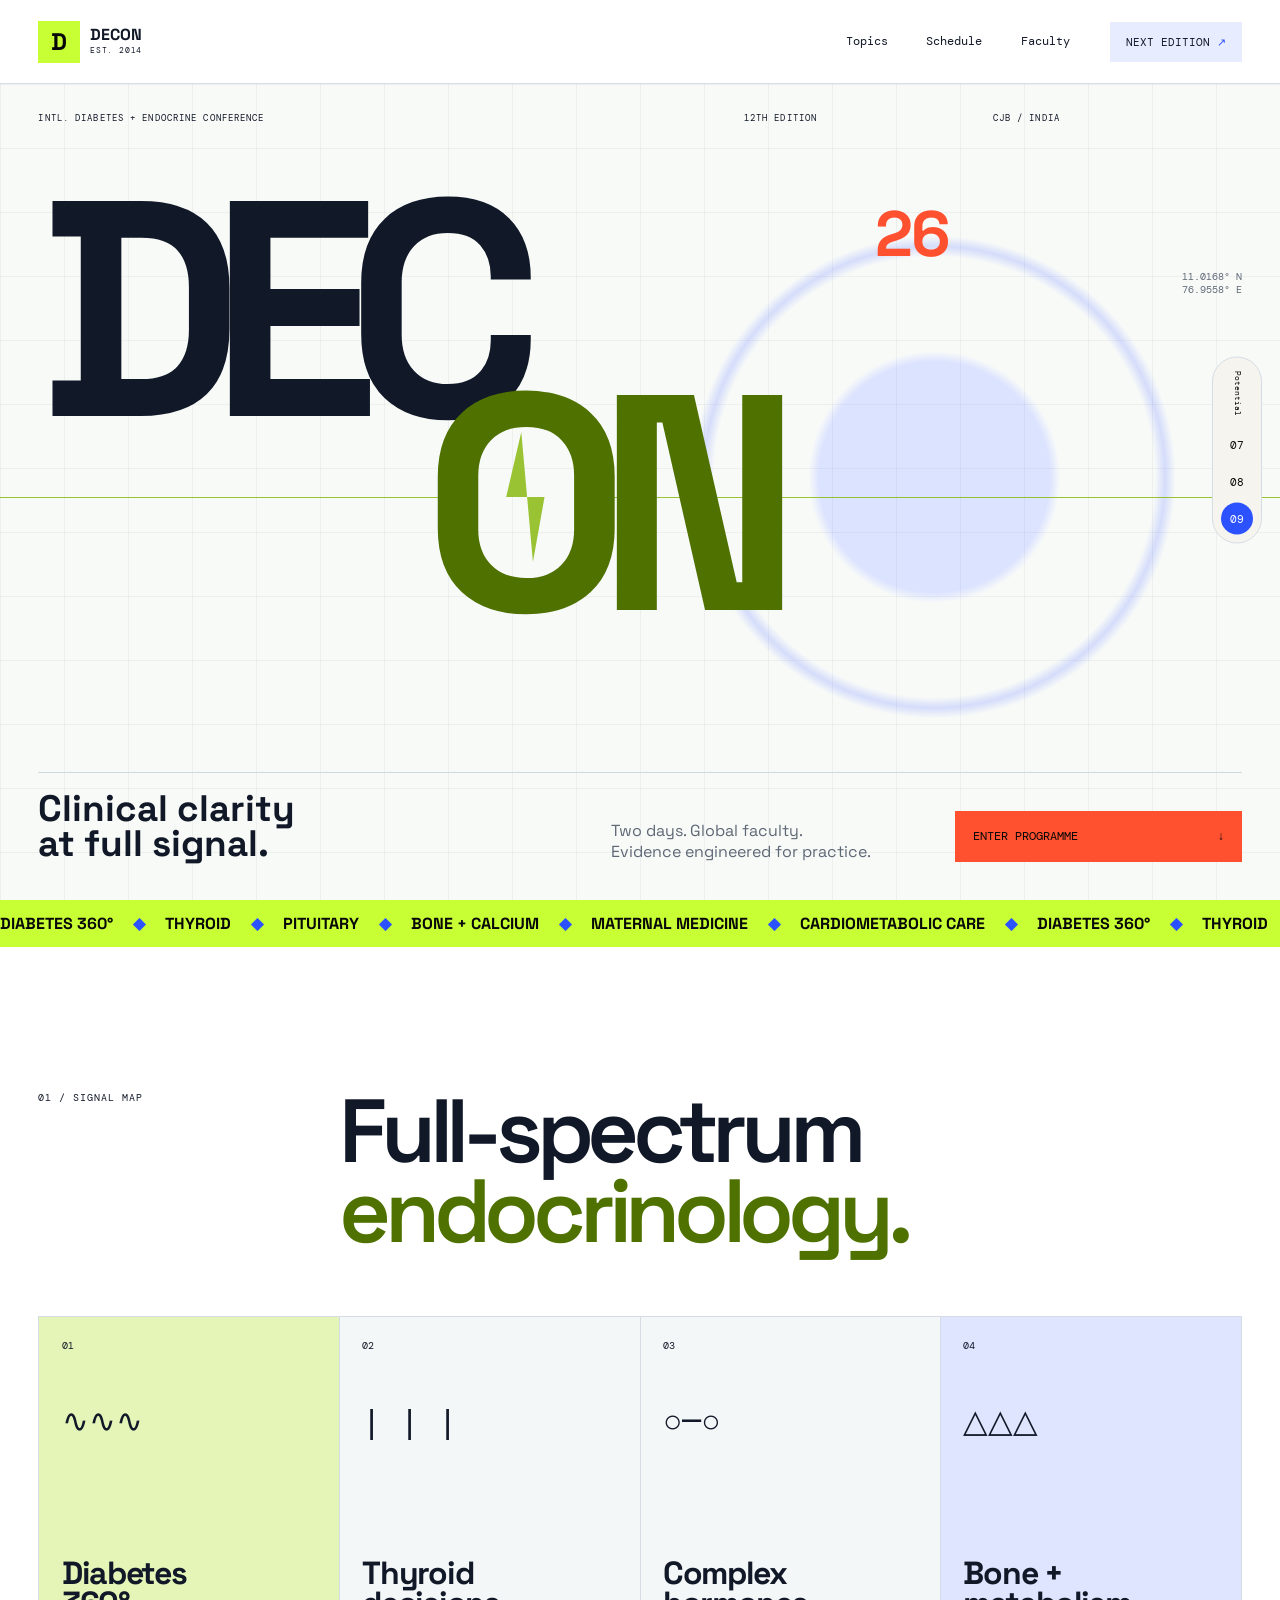
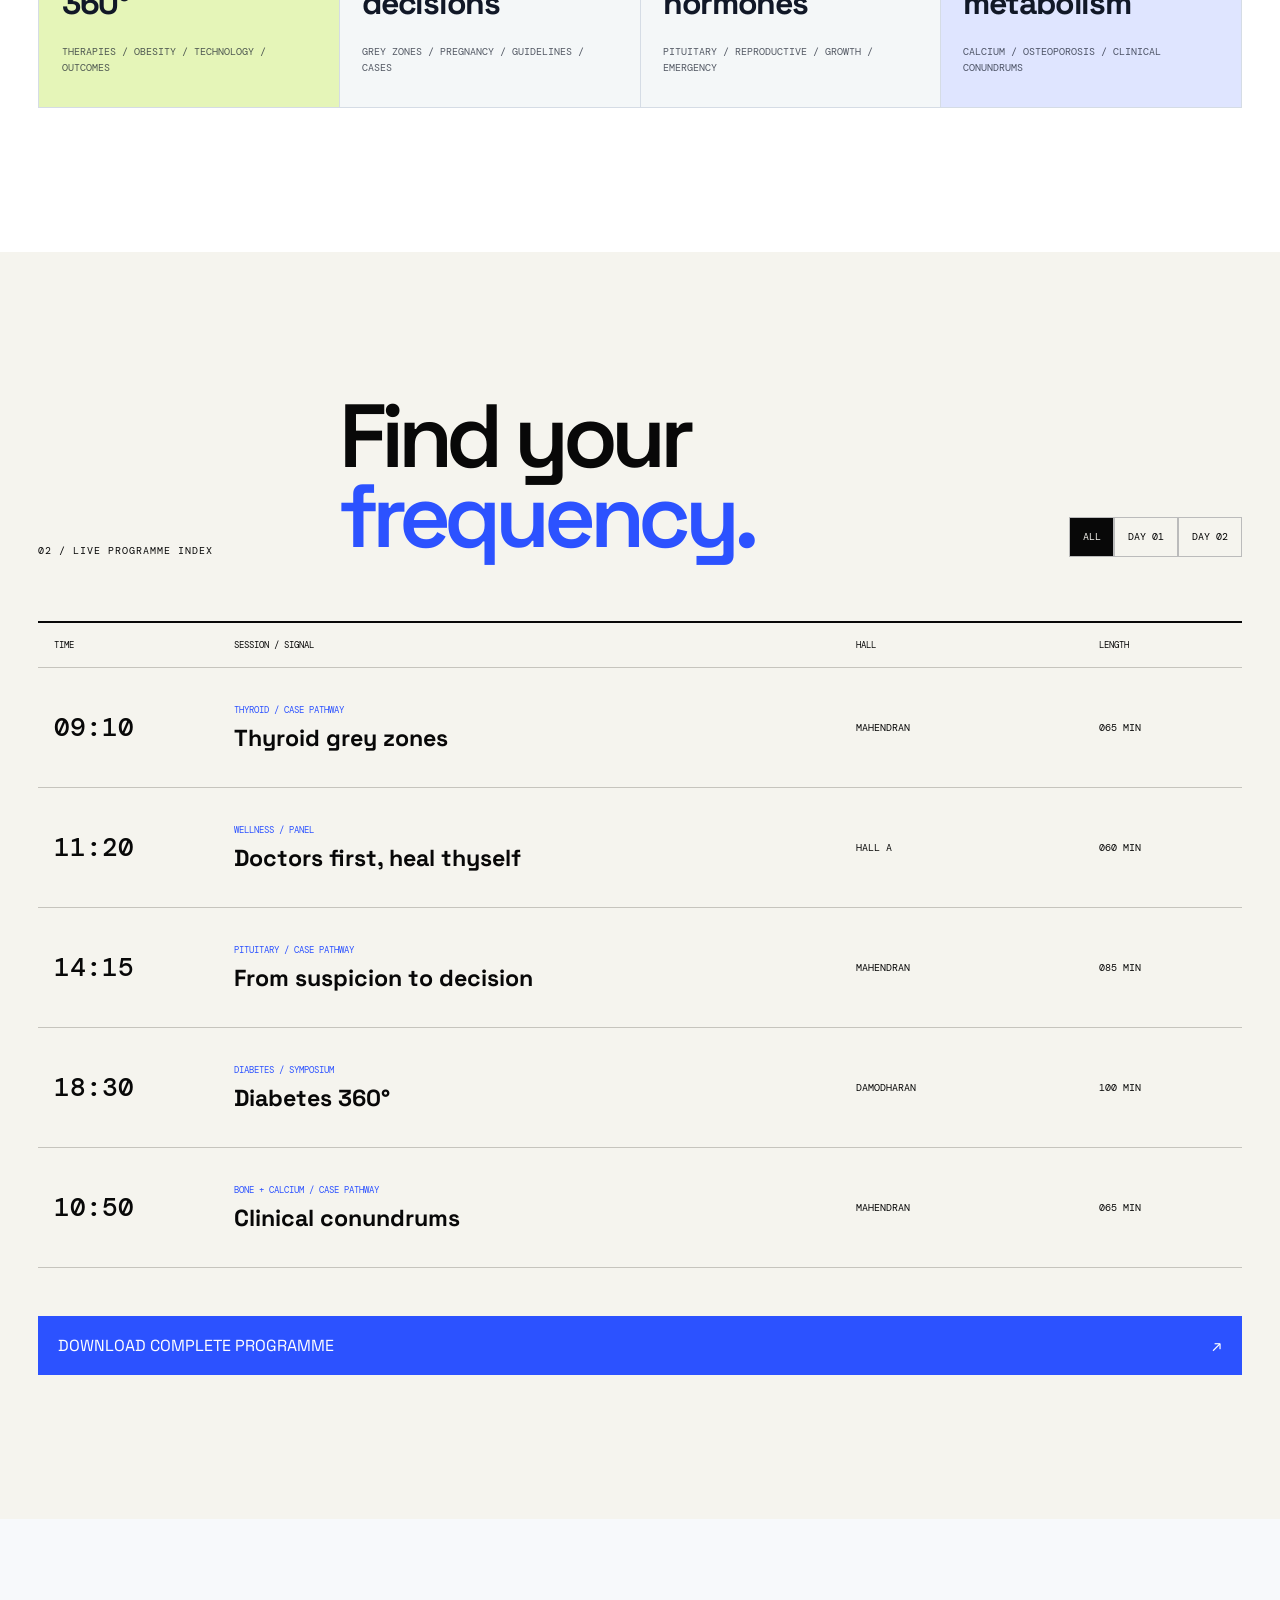
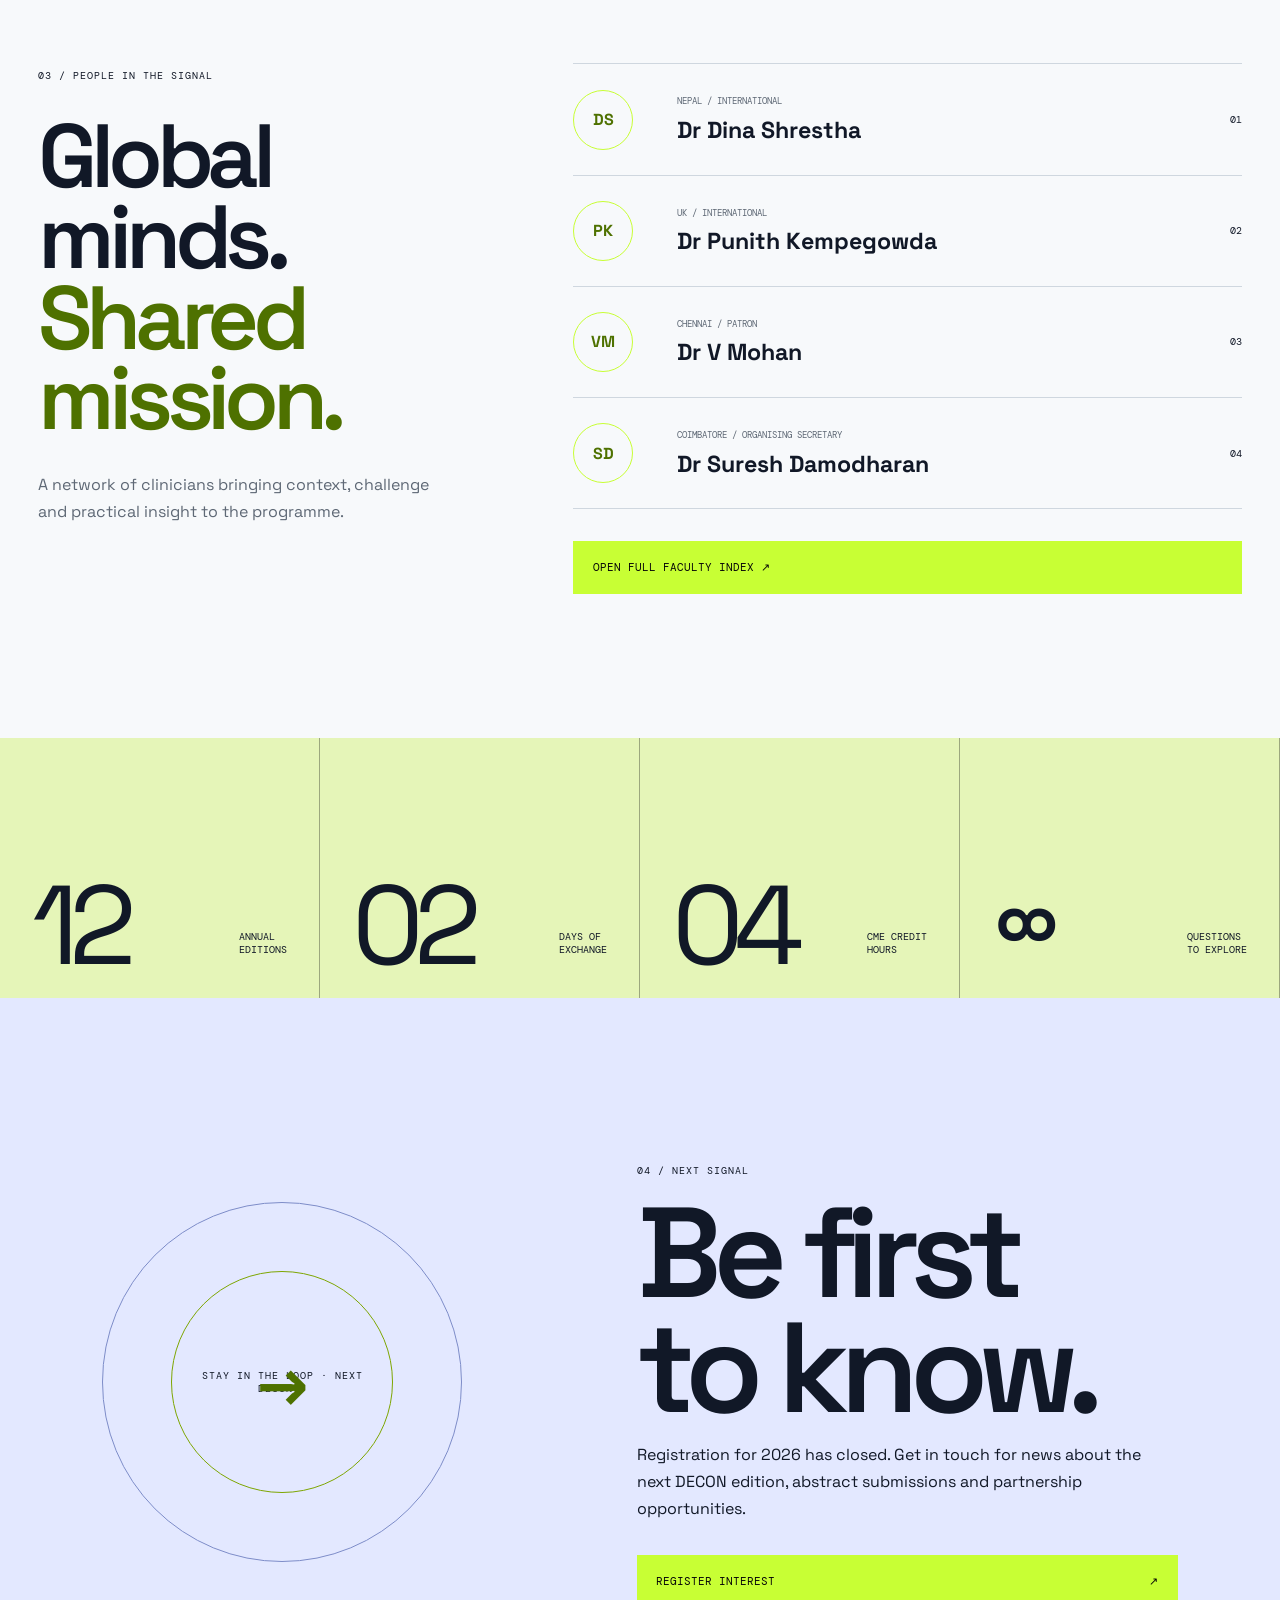
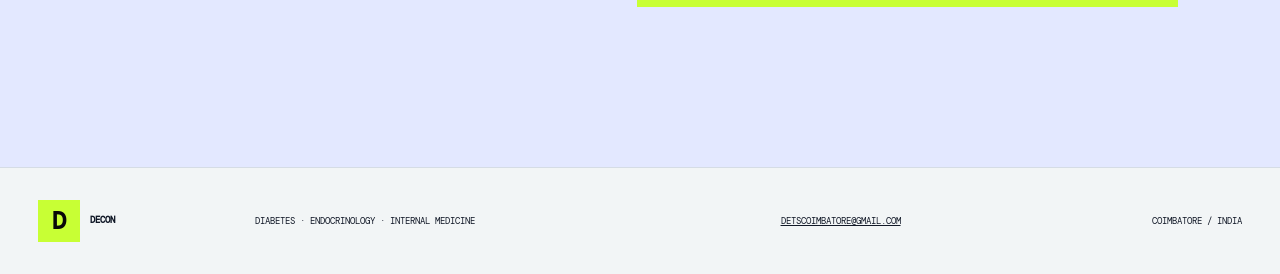
<file: concept-09/index.html>
<!doctype html>
<html lang="en">
<head>
<meta charset="utf-8">
<meta name="viewport" content="width=device-width,initial-scale=1">
<meta name="robots" content="noindex, nofollow">
<title>DECON — Kinetic Science Concept</title>
<meta name="description" content="A kinetic, data-led design direction for the International Diabetes and Endocrine Conference.">
<link rel="icon" type="image/svg+xml" href="data:image/svg+xml,%3Csvg xmlns='http://www.w3.org/2000/svg' viewBox='0 0 64 64'%3E%3Crect width='64' height='64' rx='12' fill='%23080808'/%3E%3Cpath d='M17 15h14c12 0 19 6 19 17S43 49 31 49H17z' fill='none' stroke='%23c8ff34' stroke-width='6'/%3E%3C/svg%3E">
<link rel="preconnect" href="https://fonts.googleapis.com">
<link rel="preconnect" href="https://fonts.gstatic.com" crossorigin>
<link href="https://fonts.googleapis.com/css2?family=DM+Mono:wght@400;500&family=Space+Grotesk:wght@400;500;600;700&display=swap" rel="stylesheet">
<link rel="stylesheet" href="kinetic.css">
<link rel="stylesheet" href="../assets/potential-concepts.css">
<link rel="stylesheet" href="light-theme.css">
</head>
<body class="potential-09">
<aside class="concept-switcher" aria-label="Supplied potential concepts">
<span>Potential</span>
<a href="../concept-07/">07</a>
<a href="../concept-08/">08</a>
<a class="active" href="../concept-09/" aria-current="page">09</a>
</aside>
<header>
<a class="mark" href="#top">
<b>D</b>
<span>DECON<br>
<small>EST. 2014</small>
</span>
</a>
<nav>
<a href="#topics">Topics</a>
<a href="#schedule">Schedule</a>
<a href="#faculty">Faculty</a>
</nav>
<a class="top-cta" href="#next">NEXT EDITION <i>↗</i>
</a>
</header>
<main id="top">
<section class="hero">
<div class="hero-meta">
<span>INTL. DIABETES + ENDOCRINE CONFERENCE</span>
<span>12TH EDITION</span>
<span>CJB / INDIA</span>
</div>
<div class="hero-type">
<span>DEC</span>
<span>ON</span>
<sup>26</sup>
</div>
<div class="pulse-line">
<i>
</i>
<i>
</i>
<i>
</i>
<i>
</i>
<i>
</i>
<i>
</i>
<i>
</i>
<i>
</i>
<i>
</i>
<i>
</i>
<i>
</i>
</div>
<div class="hero-bottom">
<h1>Clinical clarity<br>at full signal.</h1>
<p>Two days. Global faculty.<br>Evidence engineered for practice.</p>
<a href="#schedule">ENTER PROGRAMME <span>↓</span>
</a>
</div>
<div class="coordinate">11.0168° N<br>76.9558° E</div>
</section>
<div class="marquee">
<div>DIABETES 360° <b>◆</b> THYROID <b>◆</b> PITUITARY <b>◆</b> BONE + CALCIUM <b>◆</b> MATERNAL MEDICINE <b>◆</b> CARDIOMETABOLIC CARE <b>◆</b>&nbsp;</div>
<div aria-hidden="true">DIABETES 360° <b>◆</b> THYROID <b>◆</b> PITUITARY <b>◆</b> BONE + CALCIUM <b>◆</b> MATERNAL MEDICINE <b>◆</b> CARDIOMETABOLIC CARE <b>◆</b>&nbsp;</div>
</div>
<section class="signal" id="topics">
<div class="signal-title">
<span>01 / SIGNAL MAP</span>
<h2>Full-spectrum<br>
<em>endocrinology.</em>
</h2>
</div>
<div class="signal-grid">
<article class="lime">
<b>01</b>
<div class="wave">∿∿∿</div>
<h3>Diabetes<br>360°</h3>
<p>Therapies / Obesity / Technology / Outcomes</p>
</article>
<article>
<b>02</b>
<div class="wave">| | |</div>
<h3>Thyroid<br>decisions</h3>
<p>Grey zones / Pregnancy / Guidelines / Cases</p>
</article>
<article>
<b>03</b>
<div class="wave">○—○</div>
<h3>Complex<br>hormones</h3>
<p>Pituitary / Reproductive / Growth / Emergency</p>
</article>
<article class="blue">
<b>04</b>
<div class="wave">△△△</div>
<h3>Bone +<br>metabolism</h3>
<p>Calcium / Osteoporosis / Clinical conundrums</p>
</article>
</div>
</section>
<section class="dashboard" id="schedule">
<div class="dash-head">
<span>02 / LIVE PROGRAMME INDEX</span>
<h2>Find your<br>
<em>frequency.</em>
</h2>
<div class="day-toggle">
<button class="active" data-day="all">ALL</button>
<button data-day="one">DAY 01</button>
<button data-day="two">DAY 02</button>
</div>
</div>
<div class="programme-table">
<div class="table-head">
<span>TIME</span>
<span>SESSION / SIGNAL</span>
<span>HALL</span>
<span>LENGTH</span>
</div>
<article data-day="one">
<time>09:10</time>
<div>
<small>THYROID / CASE PATHWAY</small>
<h3>Thyroid grey zones</h3>
</div>
<span>MAHENDRAN</span>
<b>065 MIN</b>
</article>
<article data-day="one">
<time>11:20</time>
<div>
<small>WELLNESS / PANEL</small>
<h3>Doctors first, heal thyself</h3>
</div>
<span>HALL A</span>
<b>060 MIN</b>
</article>
<article data-day="one">
<time>14:15</time>
<div>
<small>PITUITARY / CASE PATHWAY</small>
<h3>From suspicion to decision</h3>
</div>
<span>MAHENDRAN</span>
<b>085 MIN</b>
</article>
<article data-day="one">
<time>18:30</time>
<div>
<small>DIABETES / SYMPOSIUM</small>
<h3>Diabetes 360°</h3>
</div>
<span>DAMODHARAN</span>
<b>100 MIN</b>
</article>
<article data-day="two">
<time>10:50</time>
<div>
<small>BONE + CALCIUM / CASE PATHWAY</small>
<h3>Clinical conundrums</h3>
</div>
<span>MAHENDRAN</span>
<b>065 MIN</b>
</article>
</div>
<a class="download" href="https://decon.co.in/pdf/DECON-2026-Brochure-V33.pdf" target="_blank" rel="noopener">
<span>DOWNLOAD COMPLETE PROGRAMME</span>
<i>↗</i>
</a>
</section>
<section class="faculty" id="faculty">
<div class="faculty-intro">
<span>03 / PEOPLE IN THE SIGNAL</span>
<h2>Global minds.<br>
<em>Shared mission.</em>
</h2>
<p>A network of clinicians bringing context, challenge and practical insight to the programme.</p>
</div>
<div class="faculty-stack">
<article>
<b>DS</b>
<div>
<small>NEPAL / INTERNATIONAL</small>
<h3>Dr Dina Shrestha</h3>
</div>
<i>01</i>
</article>
<article>
<b>PK</b>
<div>
<small>UK / INTERNATIONAL</small>
<h3>Dr Punith Kempegowda</h3>
</div>
<i>02</i>
</article>
<article>
<b>VM</b>
<div>
<small>CHENNAI / PATRON</small>
<h3>Dr V Mohan</h3>
</div>
<i>03</i>
</article>
<article>
<b>SD</b>
<div>
<small>COIMBATORE / ORGANISING SECRETARY</small>
<h3>Dr Suresh Damodharan</h3>
</div>
<i>04</i>
</article>
<a href="https://decon.co.in/speakers.php" target="_blank" rel="noopener">OPEN FULL FACULTY INDEX ↗</a>
</div>
</section>
<section class="stats">
<article>
<span>12</span>
<p>ANNUAL<br>EDITIONS</p>
</article>
<article>
<span>02</span>
<p>DAYS OF<br>EXCHANGE</p>
</article>
<article>
<span>04</span>
<p>CME CREDIT<br>HOURS</p>
</article>
<article>
<span>∞</span>
<p>QUESTIONS<br>TO EXPLORE</p>
</article>
</section>
<section class="next" id="next">
<div class="next-ring">
<span>STAY IN THE LOOP · NEXT DECON · </span>
<b>→</b>
</div>
<div>
<span>04 / NEXT SIGNAL</span>
<h2>Be first<br>to know.</h2>
<p>Registration for 2026 has closed. Get in touch for news about the next DECON edition, abstract submissions and partnership opportunities.</p>
<a href="mailto:detscoimbatore@gmail.com?subject=DECON%20next%20edition%20interest">REGISTER INTEREST <i>↗</i>
</a>
</div>
</section>
</main>
<footer>
<a class="mark" href="#top">
<b>D</b>
<span>DECON</span>
</a>
<p>DIABETES · ENDOCRINOLOGY · INTERNAL MEDICINE</p>
<a href="mailto:detscoimbatore@gmail.com">DETSCOIMBATORE@GMAIL.COM</a>
<span>COIMBATORE / INDIA</span>
</footer>
<script src="kinetic.js">
</script>
</body>
</html>
</file>
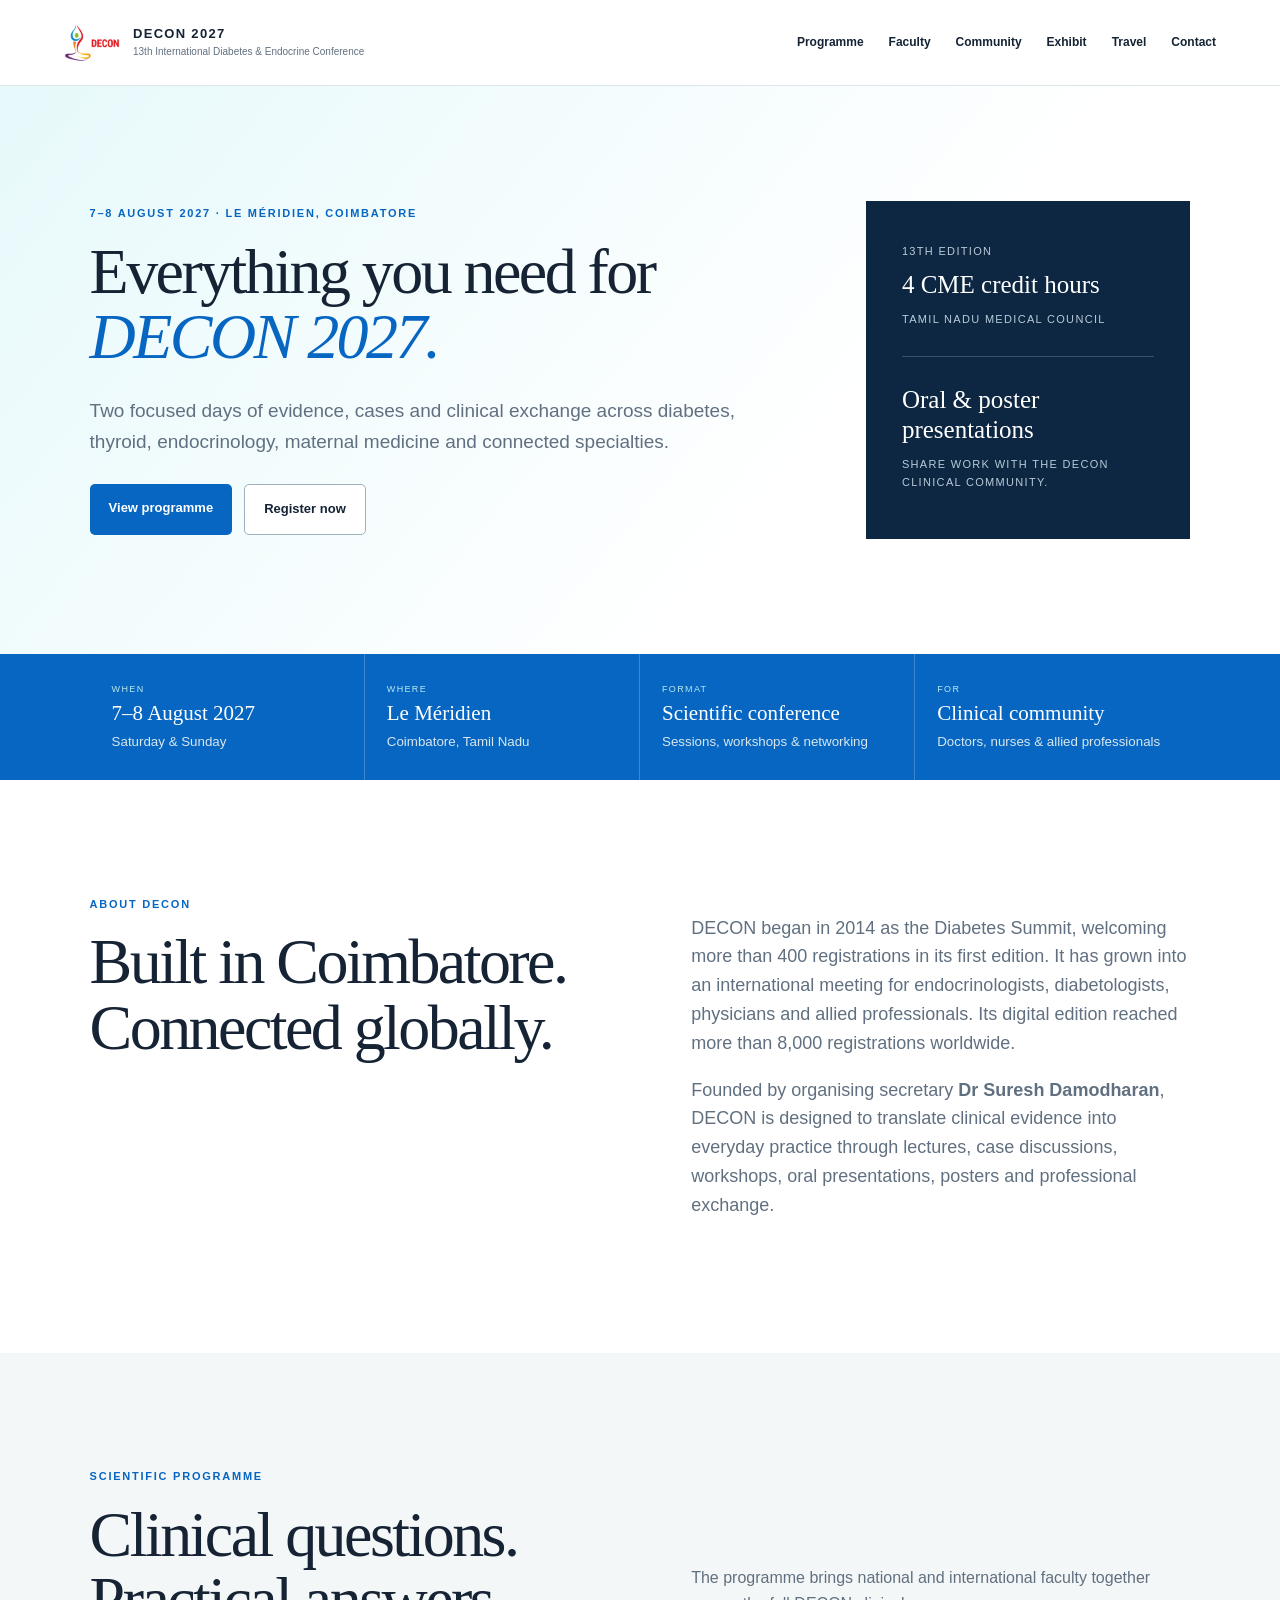
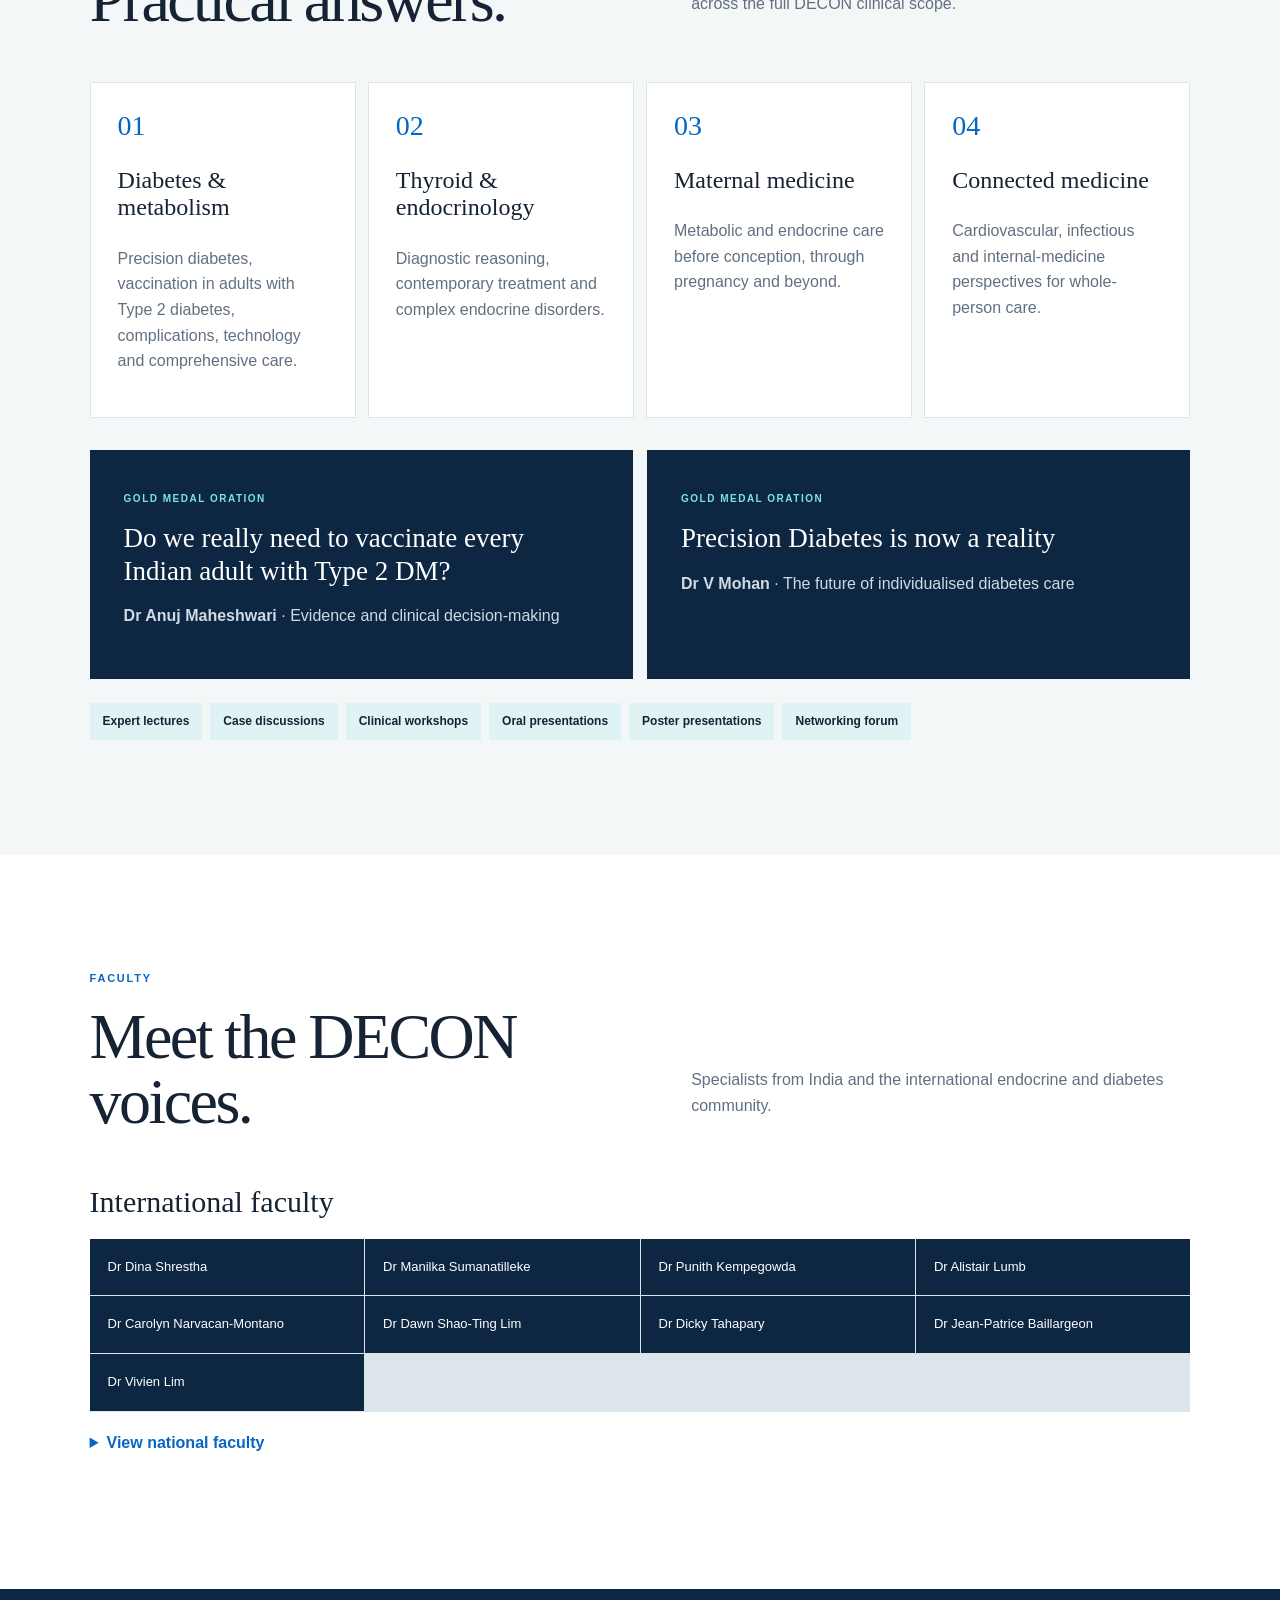
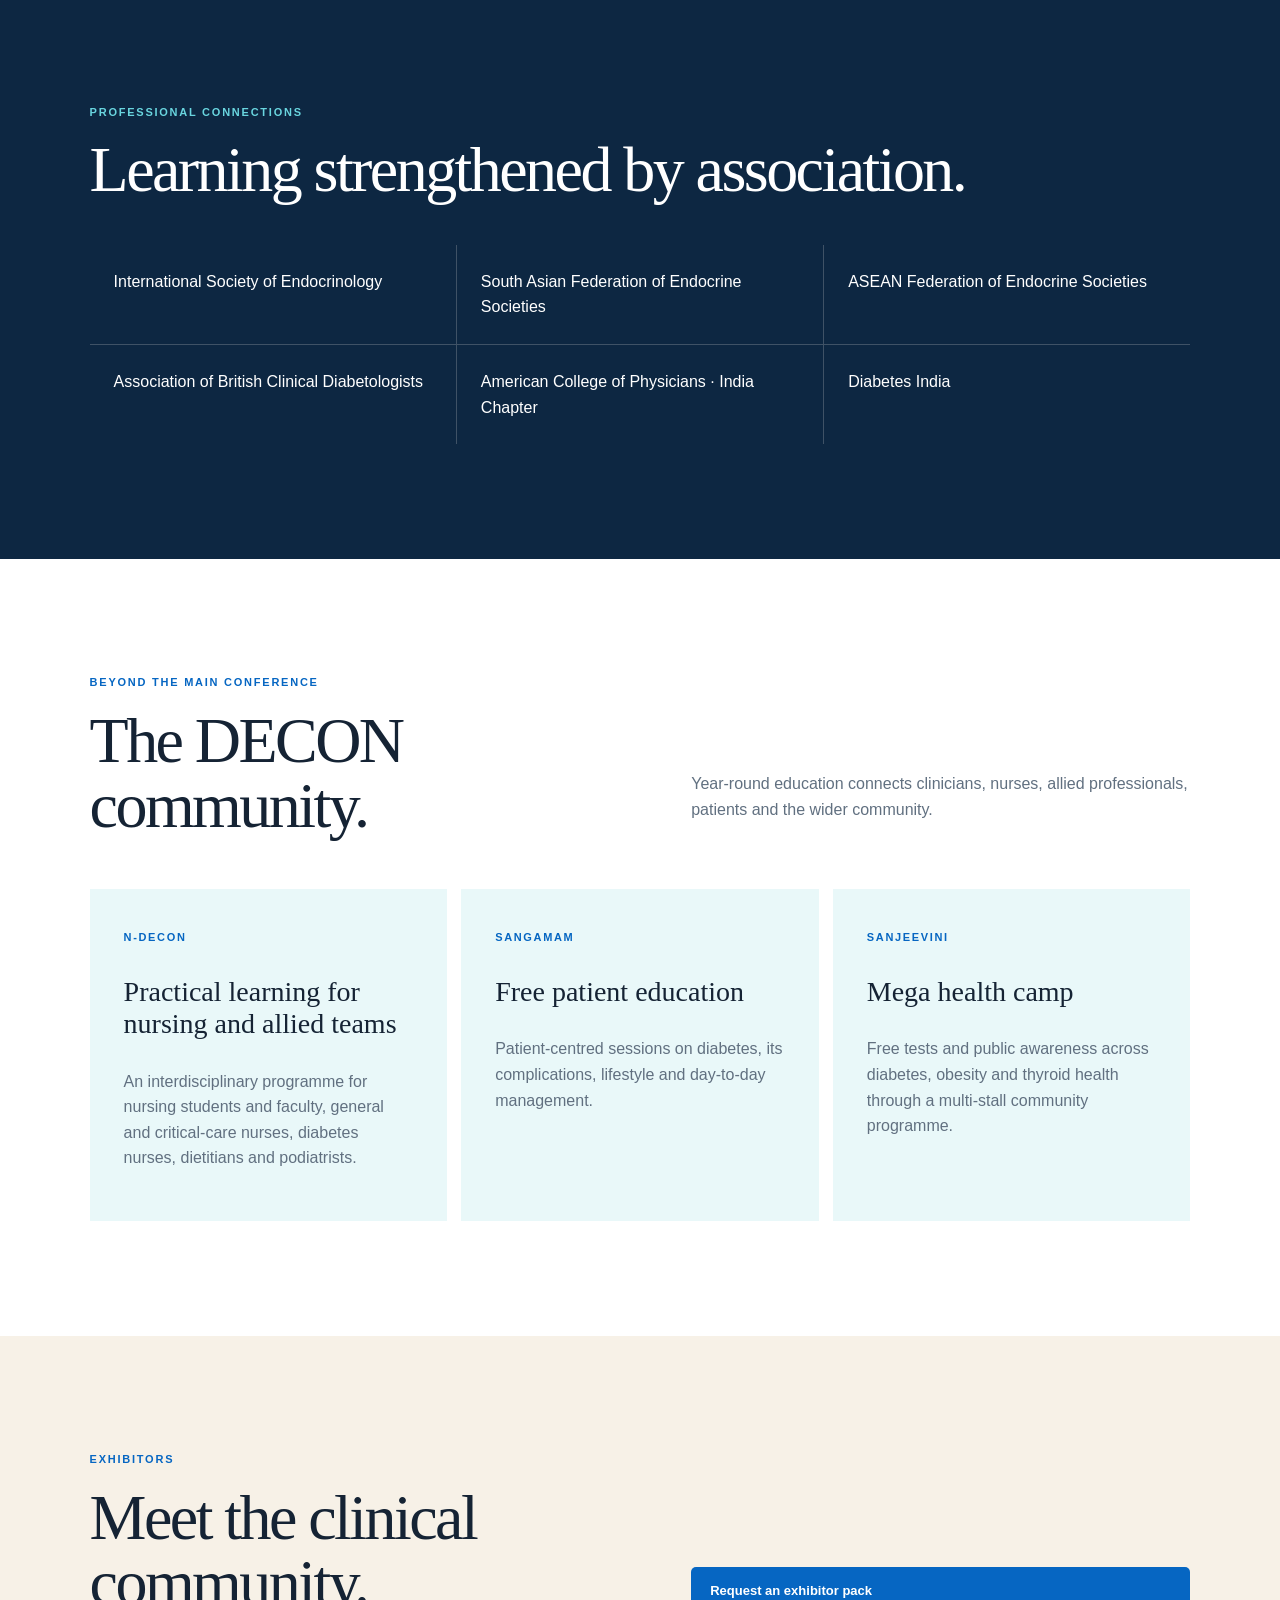
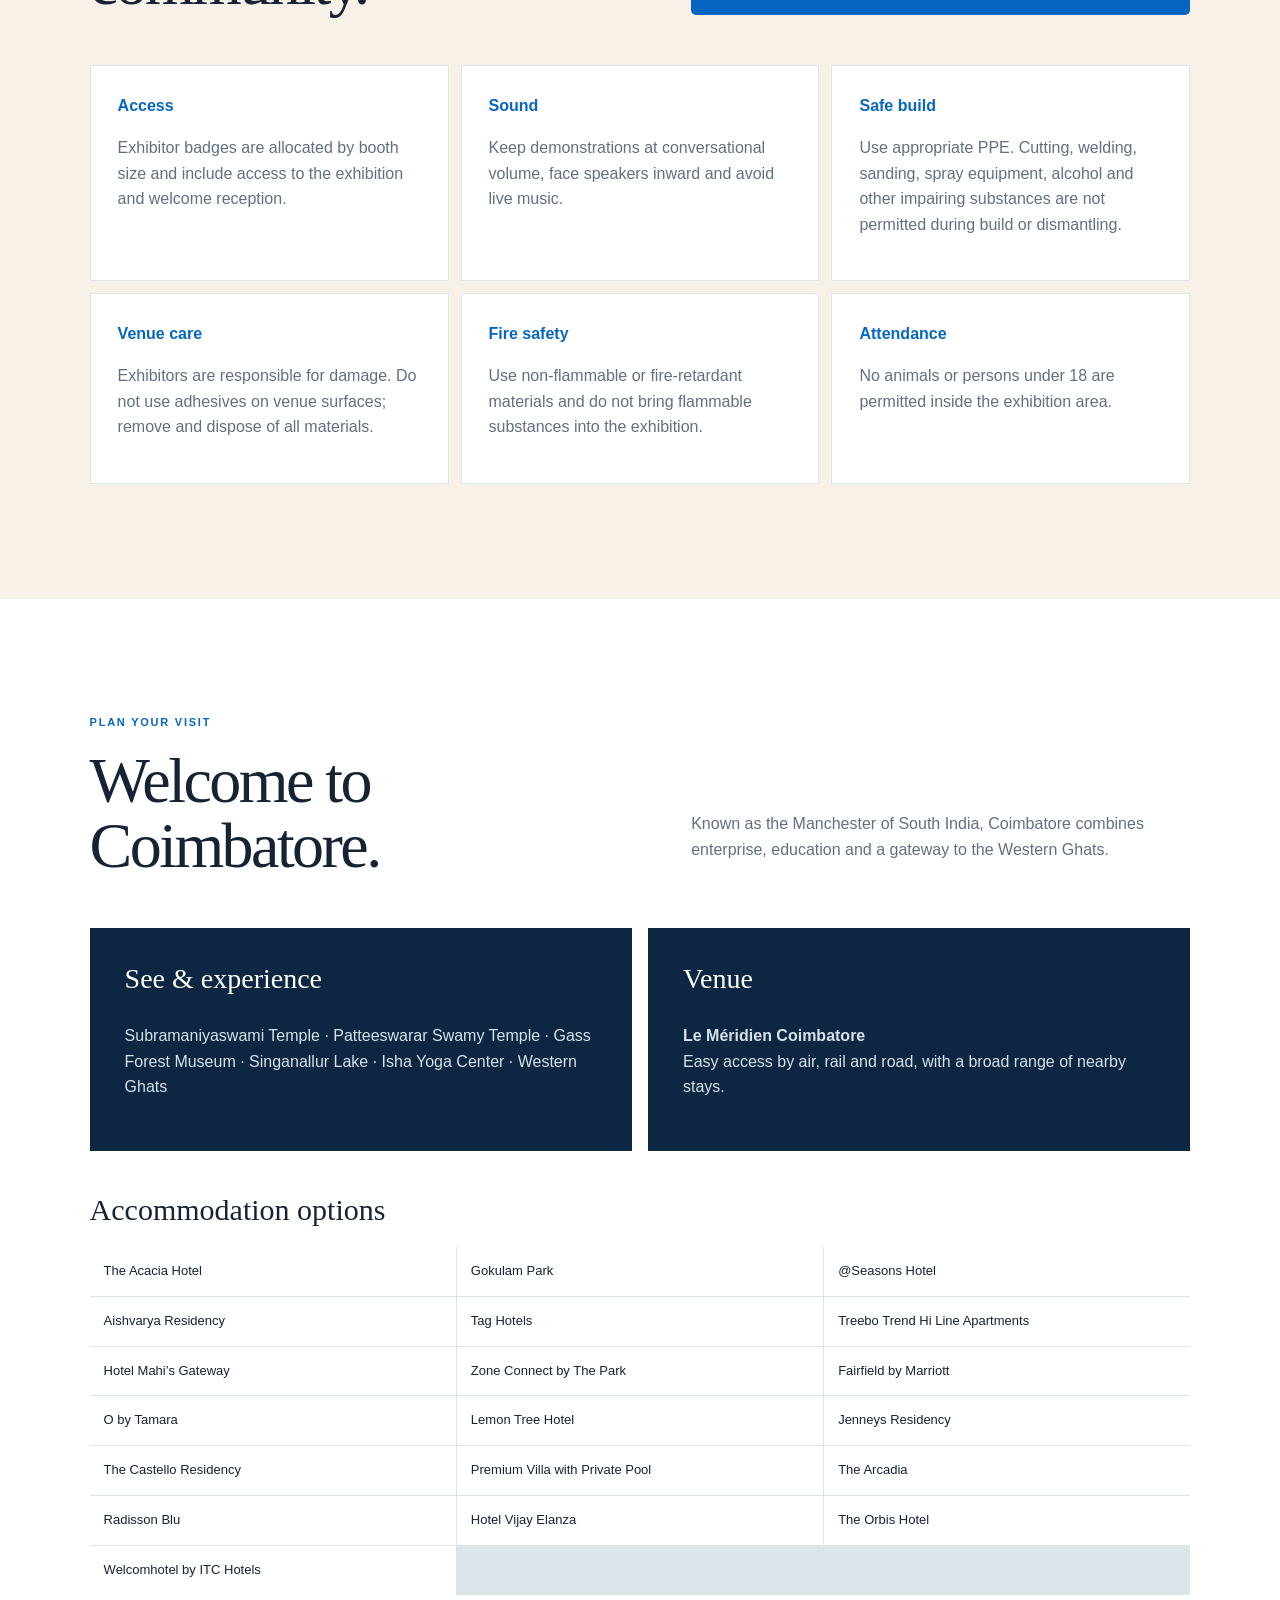
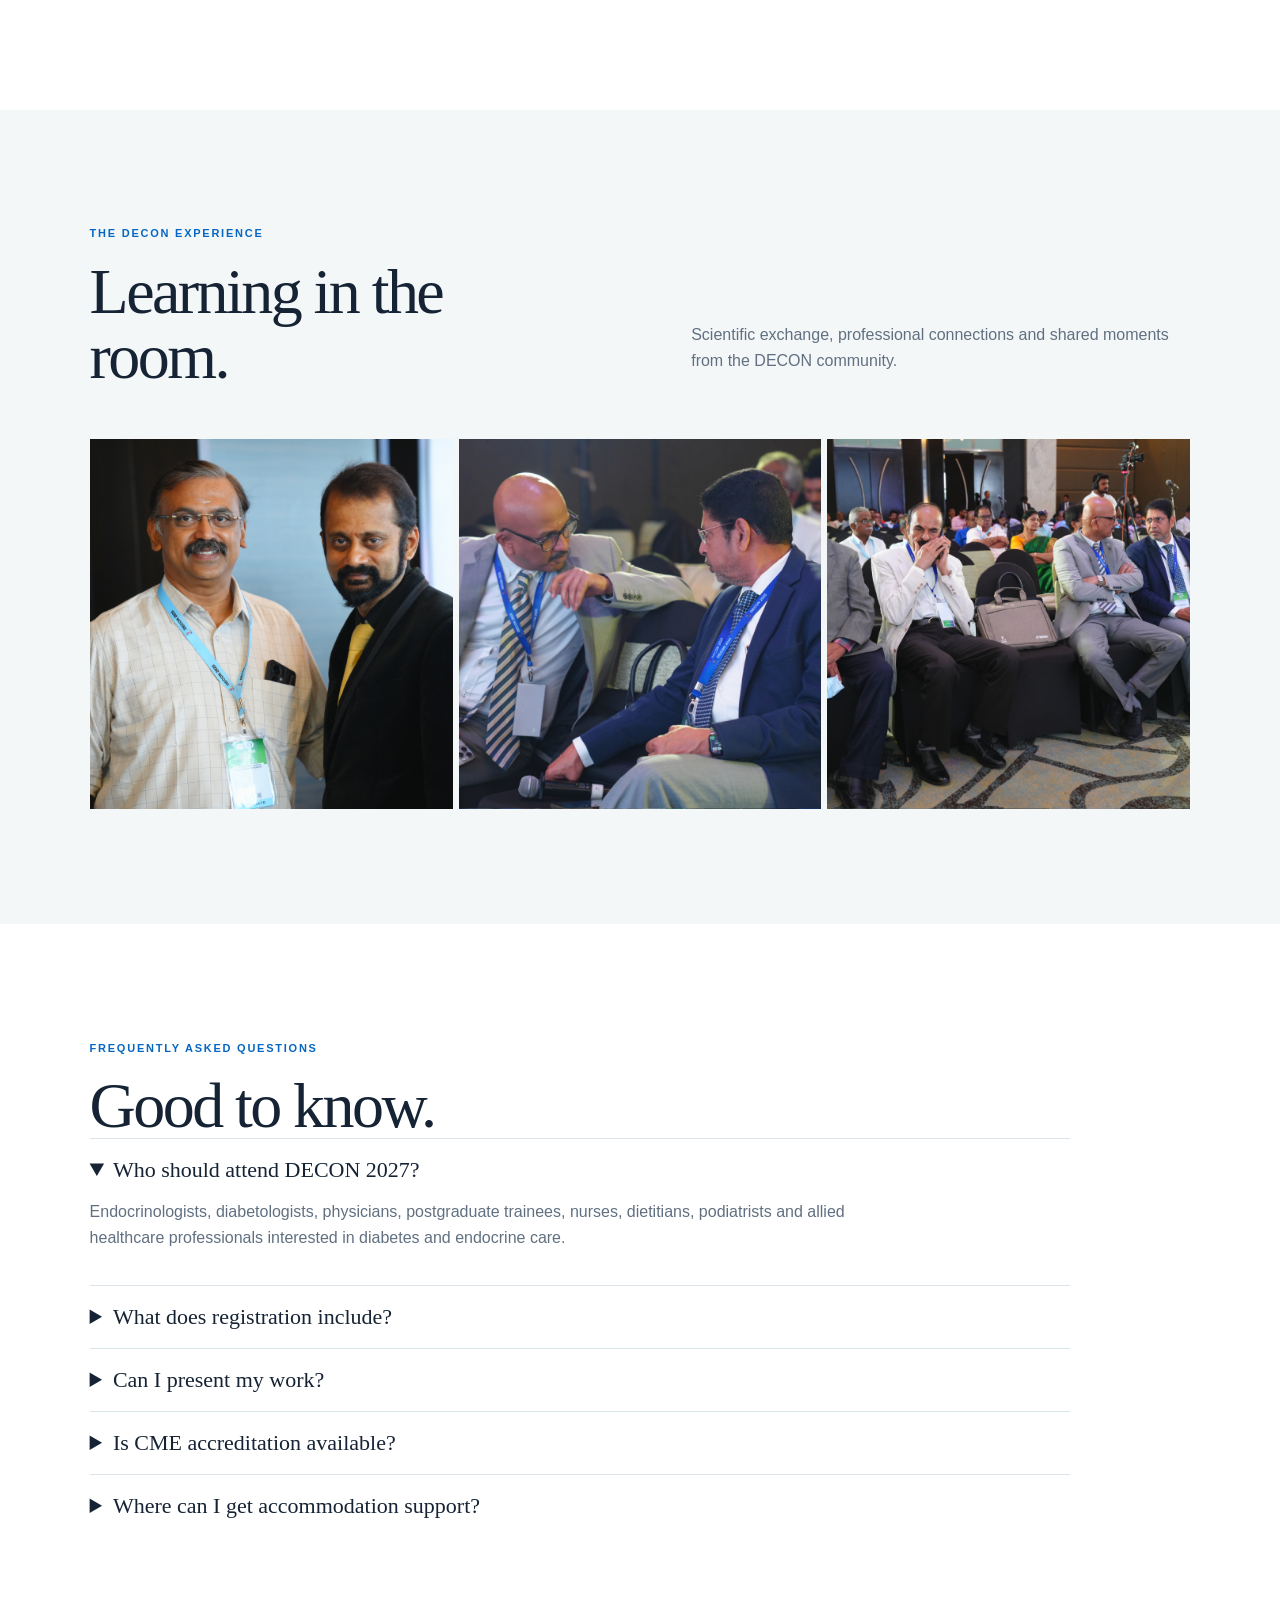
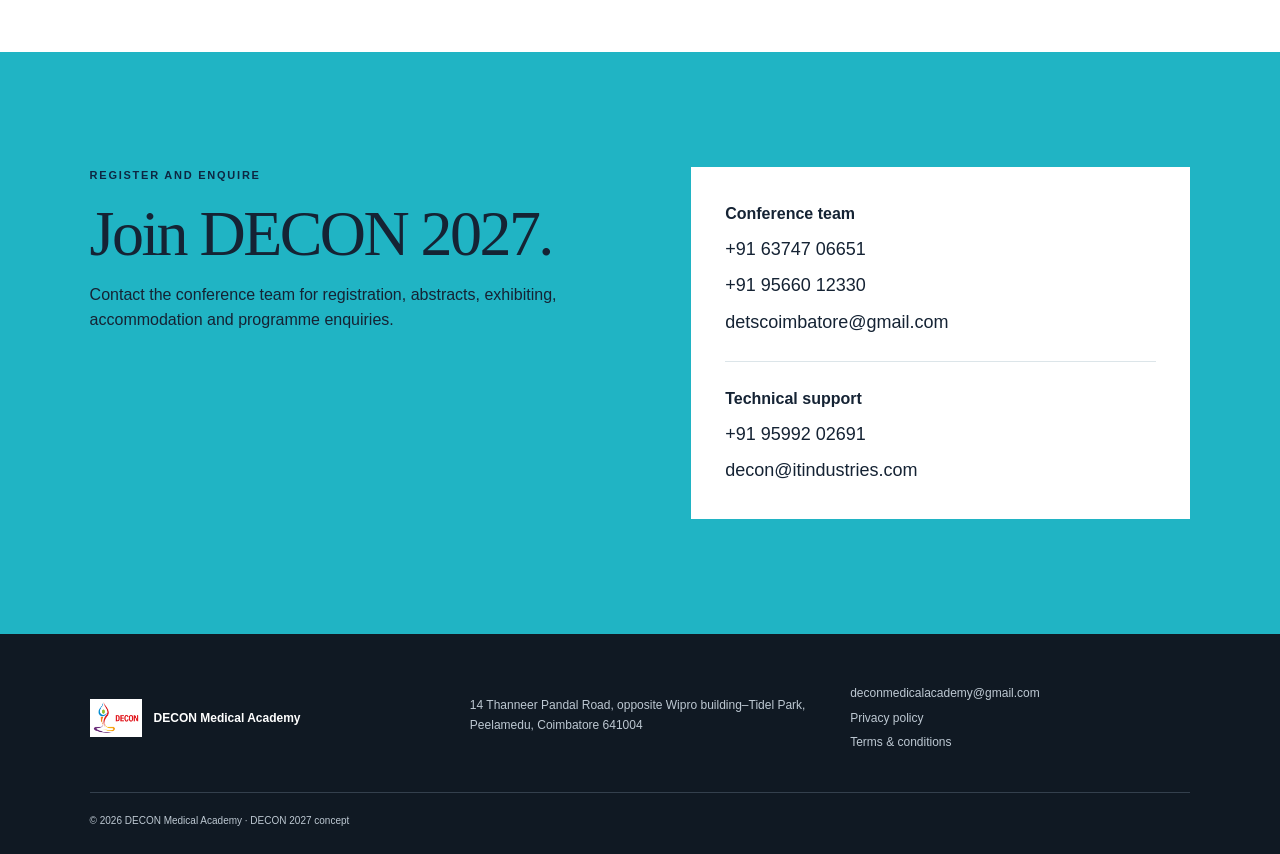
<file: conference-guide/index.html>
<!doctype html>
<html lang="en">
<head>
  <meta charset="utf-8">
  <meta name="viewport" content="width=device-width, initial-scale=1">
  <meta name="description" content="DECON 2027 conference programme, faculty, delegate, exhibitor, travel and contact information.">
  <meta name="robots" content="noindex, nofollow">
  <title>DECON 2027 — Conference Guide</title>
  <link rel="stylesheet" href="styles.css">
</head>
<body>
  <a class="skip" href="#main">Skip to content</a>
  <header>
    <a class="brand" href="../"><img src="../assets/images/decon-logo.png" alt="DECON Medical Academy"><span><b>DECON 2027</b><small>13th International Diabetes &amp; Endocrine Conference</small></span></a>
    <button class="menu" data-menu-button aria-controls="guide-nav" aria-expanded="false">Menu</button>
    <nav id="guide-nav" data-open="false" aria-label="Conference guide navigation"><a href="#programme">Programme</a><a href="#faculty">Faculty</a><a href="#community">Community</a><a href="#exhibit">Exhibit</a><a href="#travel">Travel</a><a href="#contact">Contact</a></nav>
  </header>

  <main id="main">
    <section class="hero">
      <div><p class="eyebrow">7–8 August 2027 · Le Méridien, Coimbatore</p><h1>Everything you need for <em>DECON 2027.</em></h1><p class="lede">Two focused days of evidence, cases and clinical exchange across diabetes, thyroid, endocrinology, maternal medicine and connected specialties.</p><div class="actions"><a class="button primary" href="#programme">View programme</a><a class="button secondary" href="#contact">Register now</a></div></div>
      <aside><span>13th edition</span><b>4 CME credit hours</b><p>Tamil Nadu Medical Council</p><hr><b>Oral &amp; poster presentations</b><p>Share work with the DECON clinical community.</p></aside>
    </section>

    <section class="facts" aria-label="Conference facts"><article><span>When</span><b>7–8 August 2027</b><small>Saturday &amp; Sunday</small></article><article><span>Where</span><b>Le Méridien</b><small>Coimbatore, Tamil Nadu</small></article><article><span>Format</span><b>Scientific conference</b><small>Sessions, workshops &amp; networking</small></article><article><span>For</span><b>Clinical community</b><small>Doctors, nurses &amp; allied professionals</small></article></section>

    <section class="section split" id="about"><div><p class="eyebrow">About DECON</p><h2>Built in Coimbatore.<br>Connected globally.</h2></div><div><p>DECON began in 2014 as the Diabetes Summit, welcoming more than 400 registrations in its first edition. It has grown into an international meeting for endocrinologists, diabetologists, physicians and allied professionals. Its digital edition reached more than 8,000 registrations worldwide.</p><p>Founded by organising secretary <b>Dr Suresh Damodharan</b>, DECON is designed to translate clinical evidence into everyday practice through lectures, case discussions, workshops, oral presentations, posters and professional exchange.</p></div></section>

    <section class="section programme" id="programme"><div class="section-head"><div><p class="eyebrow">Scientific programme</p><h2>Clinical questions.<br>Practical answers.</h2></div><p>The programme brings national and international faculty together across the full DECON clinical scope.</p></div><div class="track-grid"><article><b>01</b><h3>Diabetes &amp; metabolism</h3><p>Precision diabetes, vaccination in adults with Type 2 diabetes, complications, technology and comprehensive care.</p></article><article><b>02</b><h3>Thyroid &amp; endocrinology</h3><p>Diagnostic reasoning, contemporary treatment and complex endocrine disorders.</p></article><article><b>03</b><h3>Maternal medicine</h3><p>Metabolic and endocrine care before conception, through pregnancy and beyond.</p></article><article><b>04</b><h3>Connected medicine</h3><p>Cardiovascular, infectious and internal-medicine perspectives for whole-person care.</p></article></div><div class="oration-grid"><article><span>Gold Medal Oration</span><h3>Do we really need to vaccinate every Indian adult with Type 2 DM?</h3><p><b>Dr Anuj Maheshwari</b> · Evidence and clinical decision-making</p></article><article><span>Gold Medal Oration</span><h3>Precision Diabetes is now a reality</h3><p><b>Dr V Mohan</b> · The future of individualised diabetes care</p></article></div><div class="feature-row"><span>Expert lectures</span><span>Case discussions</span><span>Clinical workshops</span><span>Oral presentations</span><span>Poster presentations</span><span>Networking forum</span></div></section>

    <section class="section faculty" id="faculty"><div class="section-head"><div><p class="eyebrow">Faculty</p><h2>Meet the DECON voices.</h2></div><p>Specialists from India and the international endocrine and diabetes community.</p></div>
      <h3 class="subhead">International faculty</h3><div class="people featured"><span>Dr Dina Shrestha</span><span>Dr Manilka Sumanatilleke</span><span>Dr Punith Kempegowda</span><span>Dr Alistair Lumb</span><span>Dr Carolyn Narvacan-Montano</span><span>Dr Dawn Shao-Ting Lim</span><span>Dr Dicky Tahapary</span><span>Dr Jean-Patrice Baillargeon</span><span>Dr Vivien Lim</span></div>
      <details><summary>View national faculty</summary><div class="people"><span>Dr A.P Nandha Kumar</span><span>Dr Asha Mahilmaran</span><span>Dr Abhay Sahoo</span><span>Dr Aditi Chopra</span><span>Dr Ajith Kumar</span><span>Dr Akhil Krishna</span><span>Dr Amrithava Ghosh</span><span>Dr Anand Kumar Annamalai</span><span>Dr Anant Nigam</span><span>Dr Antresa Jose</span><span>Dr Anuj Maheswari</span><span>Dr Anwar Hussain</span><span>Dr Arpan Dev Bhattacharyya</span><span>Dr Arun Raghavan</span><span>Dr Balaji Chidambaram</span><span>Dr Basavaraj Sooragonda</span><span>Dr Beatrice Anne</span><span>Dr Belinda George</span><span>Dr Bharath Ramji</span><span>Dr Chandhana</span><span>Dr Deepak Khandelwal</span><span>Dr Durairaj Arjunan</span><span>Dr G Shanmuga Sundar</span><span>Dr Gagan Priya</span><span>Dr Ganavi YP</span><span>Dr Geena Susan</span><span>Dr Hridish Narayana Chakravarthi</span><span>Dr Ipsita Mishra</span><span>Dr Joe George</span><span>Dr Kaushik Pandit</span><span>Dr Kiran Pasam</span><span>Dr Kripa Sridar</span><span>Dr KVS Hari Kumar</span><span>Dr Lakshmi RH</span><span>Dr M V Rama Mohan</span><span>Dr Manoj Chawla</span><span>Dr Mathew John</span><span>Dr Muraleedharan</span><span>Dr Narayanan Kandhasamy</span><span>Dr Navin R</span><span>Dr Nibu Dominic</span><span>Dr Nivethitha Kartika</span><span>Dr P L Sreenivasan</span><span>Dr P Velayutham</span><span>Dr Prashanth Mappa</span><span>Dr Prasanth Sankar</span><span>Dr Prem Narayanan</span><span>Dr Priyadhrshini</span><span>Dr R Vijayakumar</span><span>Dr Rajesh Rajendran</span><span>Dr Rucha J Mehta</span><span>Dr S Murthy</span><span>Dr Sameer Aggarwal</span><span>Dr Sampath Sathish Kumar</span><span>Dr Saptarshi Bhattacharya</span><span>Dr Senthilvel</span><span>Dr Sonali Appaiah</span><span>Dr Sowrabha Bhat</span><span>Dr Srinath</span><span>Dr Subramanian Swaminathan</span><span>Dr Suresh Damodharan</span><span>Dr Suresh Prabhu</span><span>Dr Tejas Shah</span><span>Dr Thangavelu E</span><span>Dr Thiyagarajan T</span><span>Dr Usha Ayyagari</span><span>Dr V Mohan</span><span>Dr V Palaniappan</span><span>Dr Vasireddy Nayana Tara</span><span>Dr Vengojayaprassad</span><span>Dr Vidhya Rajeev Jahagirdar</span><span>Dr Vijay Bhaskar Reddy</span><span>Dr Y Dayanandan</span><span>Mr Kumar</span><span>Ms Nikita Jain Thakkar</span><span>Ms Shiny Surendran</span><span>Prof Dr Jayshree Swain</span></div></details>
    </section>

    <section class="section partners"><p class="eyebrow">Professional connections</p><h2>Learning strengthened by association.</h2><div><span>International Society of Endocrinology</span><span>South Asian Federation of Endocrine Societies</span><span>ASEAN Federation of Endocrine Societies</span><span>Association of British Clinical Diabetologists</span><span>American College of Physicians · India Chapter</span><span>Diabetes India</span></div></section>

    <section class="section community" id="community"><div class="section-head"><div><p class="eyebrow">Beyond the main conference</p><h2>The DECON community.</h2></div><p>Year-round education connects clinicians, nurses, allied professionals, patients and the wider community.</p></div><div class="community-grid"><article><span>N-DECON</span><h3>Practical learning for nursing and allied teams</h3><p>An interdisciplinary programme for nursing students and faculty, general and critical-care nurses, diabetes nurses, dietitians and podiatrists.</p></article><article><span>Sangamam</span><h3>Free patient education</h3><p>Patient-centred sessions on diabetes, its complications, lifestyle and day-to-day management.</p></article><article><span>Sanjeevini</span><h3>Mega health camp</h3><p>Free tests and public awareness across diabetes, obesity and thyroid health through a multi-stall community programme.</p></article></div></section>

    <section class="section exhibit" id="exhibit"><div class="section-head"><div><p class="eyebrow">Exhibitors</p><h2>Meet the clinical community.</h2></div><a class="button primary" href="#contact">Request an exhibitor pack</a></div><div class="rule-grid"><article><b>Access</b><p>Exhibitor badges are allocated by booth size and include access to the exhibition and welcome reception.</p></article><article><b>Sound</b><p>Keep demonstrations at conversational volume, face speakers inward and avoid live music.</p></article><article><b>Safe build</b><p>Use appropriate PPE. Cutting, welding, sanding, spray equipment, alcohol and other impairing substances are not permitted during build or dismantling.</p></article><article><b>Venue care</b><p>Exhibitors are responsible for damage. Do not use adhesives on venue surfaces; remove and dispose of all materials.</p></article><article><b>Fire safety</b><p>Use non-flammable or fire-retardant materials and do not bring flammable substances into the exhibition.</p></article><article><b>Attendance</b><p>No animals or persons under 18 are permitted inside the exhibition area.</p></article></div></section>

    <section class="section travel" id="travel"><div class="section-head"><div><p class="eyebrow">Plan your visit</p><h2>Welcome to Coimbatore.</h2></div><p>Known as the Manchester of South India, Coimbatore combines enterprise, education and a gateway to the Western Ghats.</p></div><div class="city-grid"><article><h3>See &amp; experience</h3><p>Subramaniyaswami Temple · Patteeswarar Swamy Temple · Gass Forest Museum · Singanallur Lake · Isha Yoga Center · Western Ghats</p></article><article><h3>Venue</h3><p><b>Le Méridien Coimbatore</b><br>Easy access by air, rail and road, with a broad range of nearby stays.</p></article></div><h3 class="subhead">Accommodation options</h3><div class="hotels"><span>The Acacia Hotel</span><span>Gokulam Park</span><span>@Seasons Hotel</span><span>Aishvarya Residency</span><span>Tag Hotels</span><span>Treebo Trend Hi Line Apartments</span><span>Hotel Mahi’s Gateway</span><span>Zone Connect by The Park</span><span>Fairfield by Marriott</span><span>O by Tamara</span><span>Lemon Tree Hotel</span><span>Jenneys Residency</span><span>The Castello Residency</span><span>Premium Villa with Private Pool</span><span>The Arcadia</span><span>Radisson Blu</span><span>Hotel Vijay Elanza</span><span>The Orbis Hotel</span><span>Welcomhotel by ITC Hotels</span></div></section>

    <section class="section gallery"><div class="section-head"><div><p class="eyebrow">The DECON experience</p><h2>Learning in the room.</h2></div><p>Scientific exchange, professional connections and shared moments from the DECON community.</p></div><div class="photos"><img src="../assets/images/decon-gallery-01.jpg" alt="DECON delegates"><img src="../assets/images/decon-gallery-03.jpg" alt="DECON delegates in conversation"><img src="../assets/images/decon-gallery-06.jpg" alt="Audience at DECON"></div></section>

    <section class="section faq"><p class="eyebrow">Frequently asked questions</p><h2>Good to know.</h2><details open><summary>Who should attend DECON 2027?</summary><p>Endocrinologists, diabetologists, physicians, postgraduate trainees, nurses, dietitians, podiatrists and allied healthcare professionals interested in diabetes and endocrine care.</p></details><details><summary>What does registration include?</summary><p>Access to the scientific programme, exhibition and conference networking opportunities. Contact the conference office for current registration categories and fees.</p></details><details><summary>Can I present my work?</summary><p>Yes. DECON welcomes oral and poster presentations. Contact the scientific team for categories, eligibility, submission format and deadlines.</p></details><details><summary>Is CME accreditation available?</summary><p>DECON 2027 is approved for 4 CME credit hours by the Tamil Nadu Medical Council.</p></details><details><summary>Where can I get accommodation support?</summary><p>Use the hotel shortlist above and contact the conference office for delegate assistance.</p></details></section>

    <section class="contact" id="contact"><div><p class="eyebrow">Register and enquire</p><h2>Join DECON 2027.</h2><p>Contact the conference team for registration, abstracts, exhibiting, accommodation and programme enquiries.</p></div><div class="contact-card"><b>Conference team</b><a href="tel:+916374706651">+91 63747 06651</a><a href="tel:+919566012330">+91 95660 12330</a><a href="mailto:detscoimbatore@gmail.com">detscoimbatore@gmail.com</a><hr><b>Technical support</b><a href="tel:+919599202691">+91 95992 02691</a><a href="mailto:decon@itindustries.com">decon@itindustries.com</a></div></section>
  </main>

  <footer><div><img src="../assets/images/decon-logo.png" alt=""><b>DECON Medical Academy</b></div><p>14 Thanneer Pandal Road, opposite Wipro building–Tidel Park,<br>Peelamedu, Coimbatore 641004</p><div><a href="mailto:deconmedicalacademy@gmail.com">deconmedicalacademy@gmail.com</a><a href="https://decon.co.in/privacy-policy.php">Privacy policy</a><a href="https://decon.co.in/terms-and-conditions.php">Terms &amp; conditions</a></div><small>© <span data-year></span> DECON Medical Academy · DECON 2027 concept</small></footer>
  <script src="../shared.js"></script>
</body>
</html>
</file>
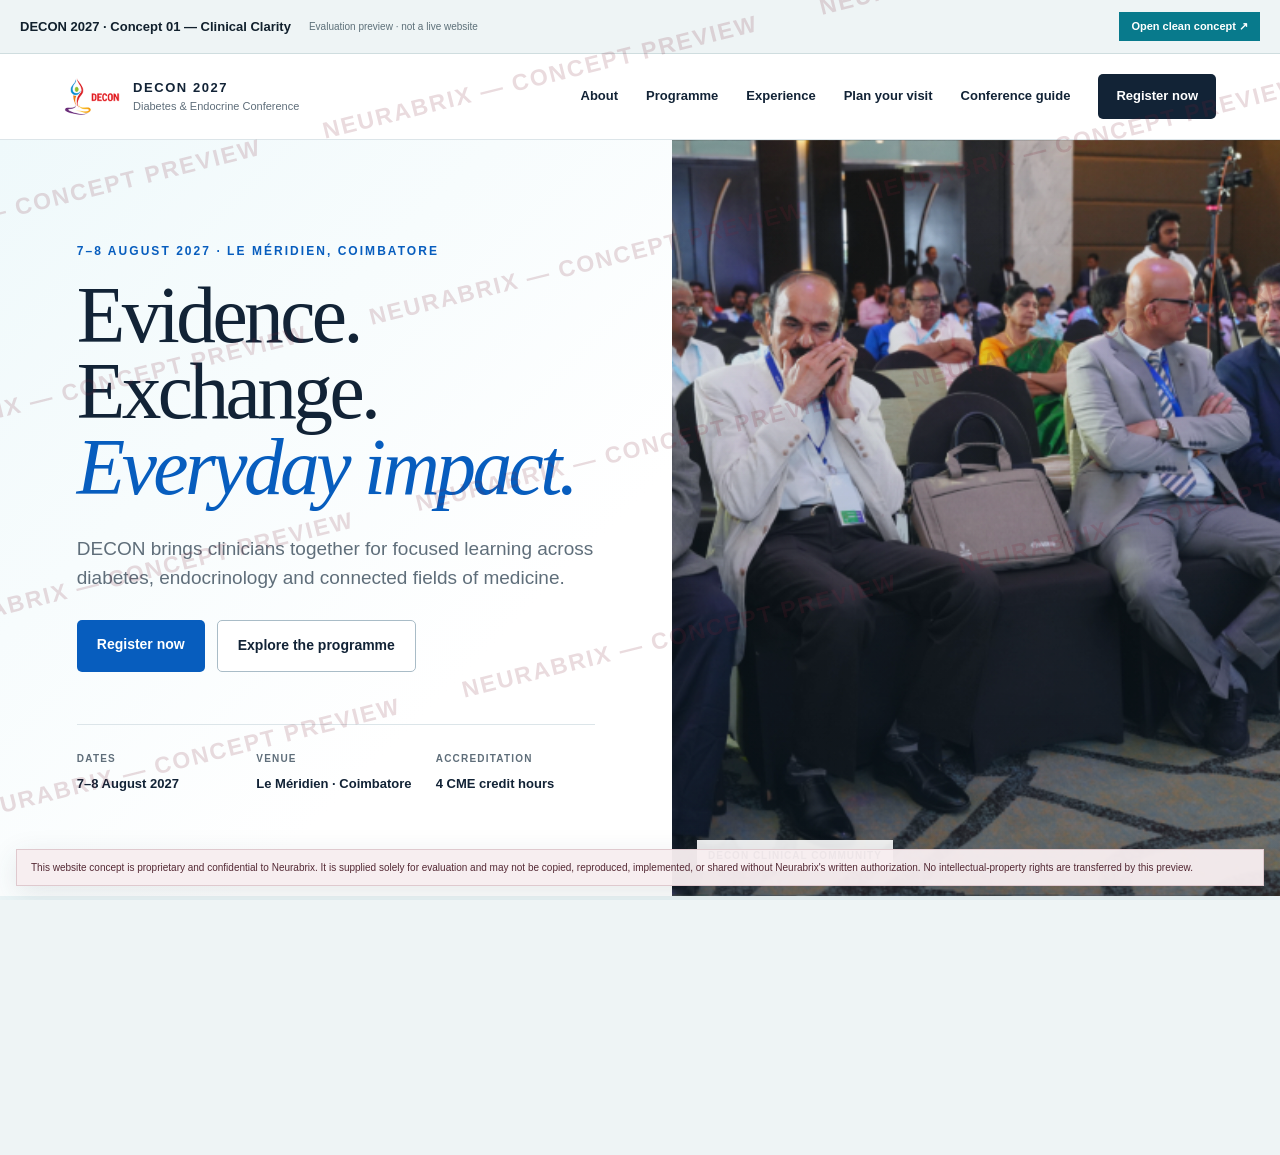
<file: preview/concept-01.html>
<!doctype html><html lang="en"><head><meta charset="utf-8"><meta name="viewport" content="width=device-width,initial-scale=1"><meta name="robots" content="noindex, nofollow"><title>Review · Concept 01</title><link rel="stylesheet" href="review.css"></head><body><div class="review-bar"><b>DECON 2027 · Concept 01 — Clinical Clarity</b><span>Evaluation preview · not a live website</span><a href="../concept-01/" target="_blank" rel="noopener">Open clean concept ↗</a></div><div class="frame"><iframe src="../concept-01/" title="DECON 2027 Clinical Clarity concept"></iframe><div class="watermark" aria-hidden="true"><span>Neurabrix — Concept preview</span><span>Neurabrix — Concept preview</span><span>Neurabrix — Concept preview</span><span>Neurabrix — Concept preview</span><span>Neurabrix — Concept preview</span><span>Neurabrix — Concept preview</span><span>Neurabrix — Concept preview</span><span>Neurabrix — Concept preview</span><span>Neurabrix — Concept preview</span><span>Neurabrix — Concept preview</span><span>Neurabrix — Concept preview</span><span>Neurabrix — Concept preview</span></div><div class="notice">This website concept is proprietary and confidential to Neurabrix. It is supplied solely for evaluation and may not be copied, reproduced, implemented, or shared without Neurabrix's written authorization. No intellectual-property rights are transferred by this preview.</div></div></body></html>
</file>
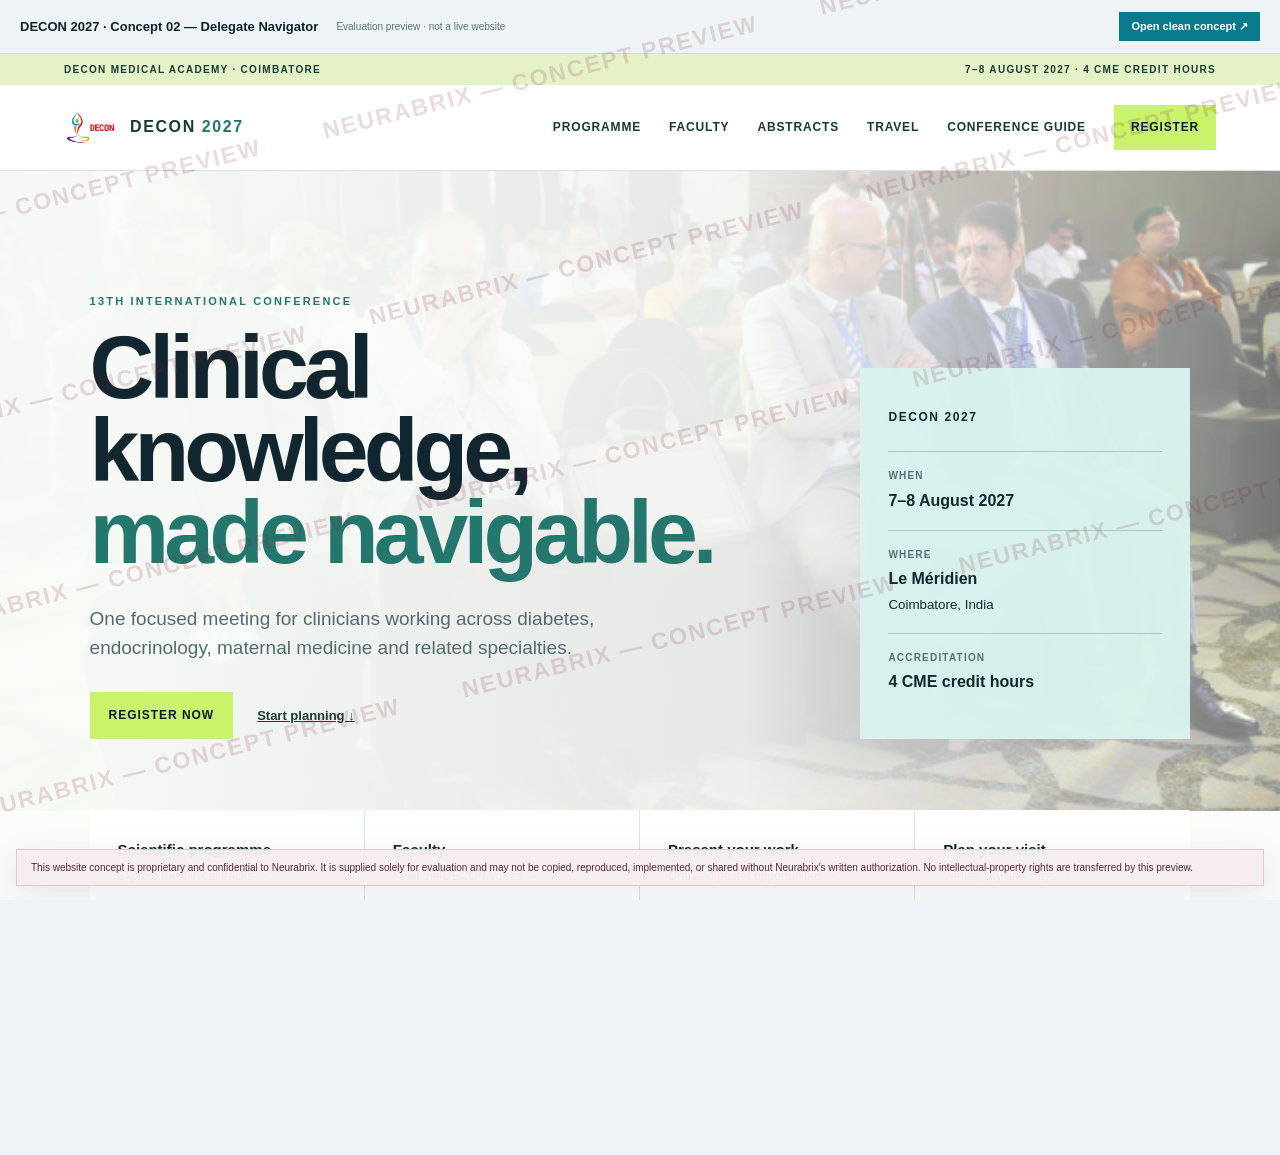
<file: preview/concept-02.html>
<!doctype html><html lang="en"><head><meta charset="utf-8"><meta name="viewport" content="width=device-width,initial-scale=1"><meta name="robots" content="noindex, nofollow"><title>Review · Concept 02</title><link rel="stylesheet" href="review.css"></head><body><div class="review-bar"><b>DECON 2027 · Concept 02 — Delegate Navigator</b><span>Evaluation preview · not a live website</span><a href="../concept-02/" target="_blank" rel="noopener">Open clean concept ↗</a></div><div class="frame"><iframe src="../concept-02/" title="DECON 2027 Delegate Navigator concept"></iframe><div class="watermark" aria-hidden="true"><span>Neurabrix — Concept preview</span><span>Neurabrix — Concept preview</span><span>Neurabrix — Concept preview</span><span>Neurabrix — Concept preview</span><span>Neurabrix — Concept preview</span><span>Neurabrix — Concept preview</span><span>Neurabrix — Concept preview</span><span>Neurabrix — Concept preview</span><span>Neurabrix — Concept preview</span><span>Neurabrix — Concept preview</span><span>Neurabrix — Concept preview</span><span>Neurabrix — Concept preview</span></div><div class="notice">This website concept is proprietary and confidential to Neurabrix. It is supplied solely for evaluation and may not be copied, reproduced, implemented, or shared without Neurabrix's written authorization. No intellectual-property rights are transferred by this preview.</div></div></body></html>
</file>
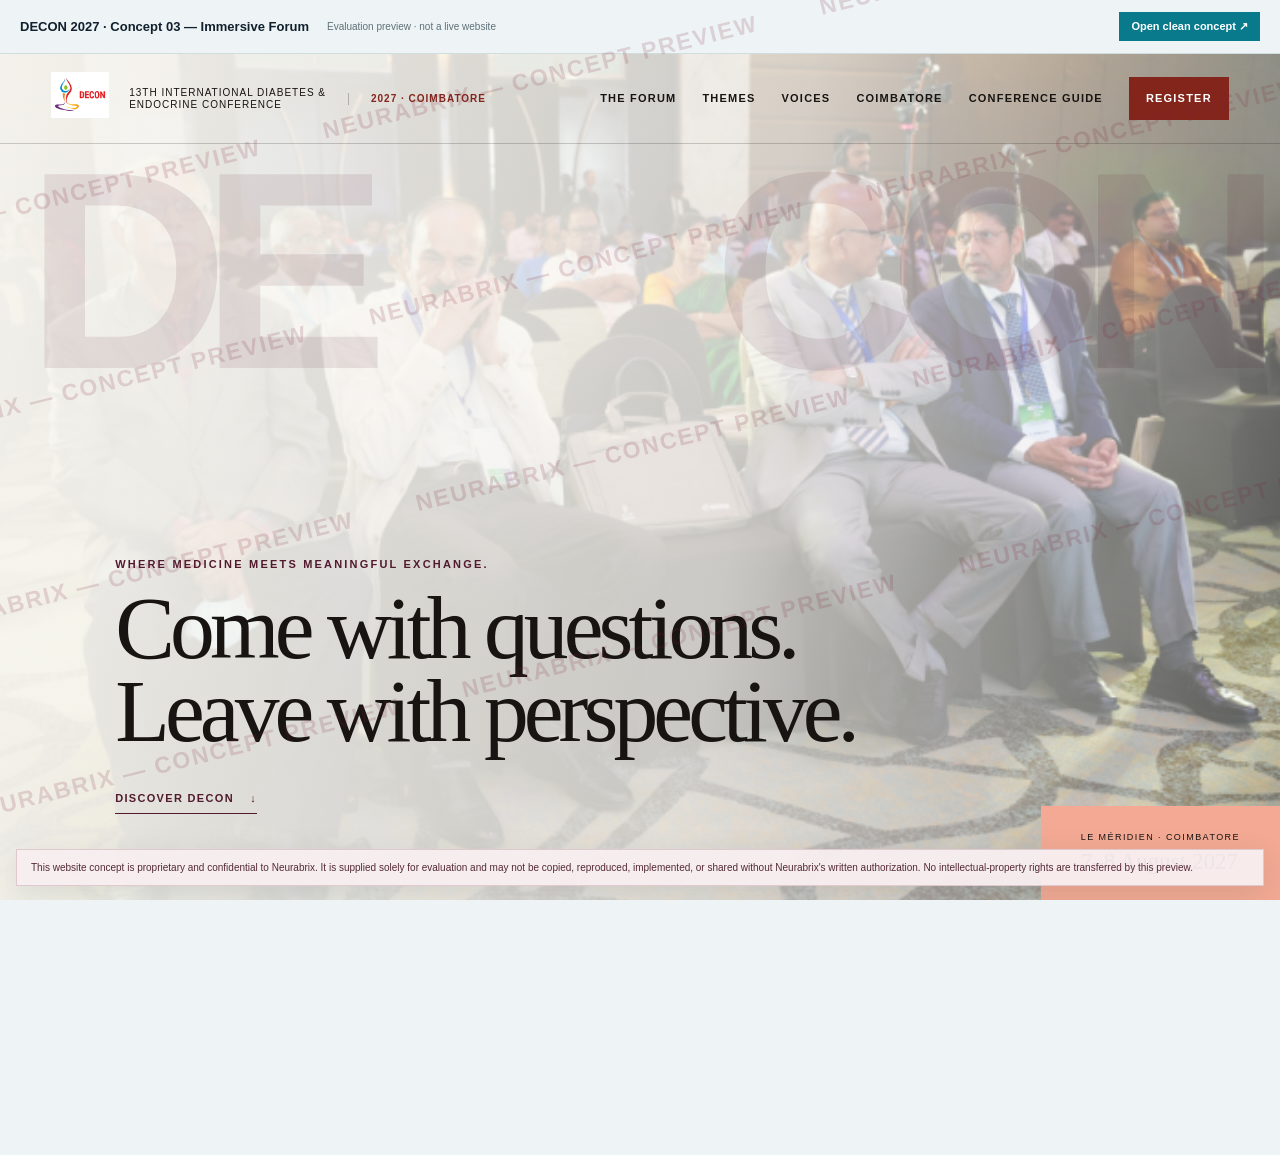
<file: preview/concept-03.html>
<!doctype html><html lang="en"><head><meta charset="utf-8"><meta name="viewport" content="width=device-width,initial-scale=1"><meta name="robots" content="noindex, nofollow"><title>Review · Concept 03</title><link rel="stylesheet" href="review.css"></head><body><div class="review-bar"><b>DECON 2027 · Concept 03 — Immersive Forum</b><span>Evaluation preview · not a live website</span><a href="../concept-03/" target="_blank" rel="noopener">Open clean concept ↗</a></div><div class="frame"><iframe src="../concept-03/" title="DECON 2027 Immersive Forum concept"></iframe><div class="watermark" aria-hidden="true"><span>Neurabrix — Concept preview</span><span>Neurabrix — Concept preview</span><span>Neurabrix — Concept preview</span><span>Neurabrix — Concept preview</span><span>Neurabrix — Concept preview</span><span>Neurabrix — Concept preview</span><span>Neurabrix — Concept preview</span><span>Neurabrix — Concept preview</span><span>Neurabrix — Concept preview</span><span>Neurabrix — Concept preview</span><span>Neurabrix — Concept preview</span><span>Neurabrix — Concept preview</span></div><div class="notice">This website concept is proprietary and confidential to Neurabrix. It is supplied solely for evaluation and may not be copied, reproduced, implemented, or shared without Neurabrix's written authorization. No intellectual-property rights are transferred by this preview.</div></div></body></html>
</file>
<file: concept-01/styles.css>
:root{--ink:#122336;--muted:#5f6e7a;--blue:#075dbe;--cyan:#12a8bb;--paper:#f4f8fa;--white:#fff;--line:#dce5e9;--serif:Georgia,"Times New Roman",serif;--sans:Inter,Arial,sans-serif}*{box-sizing:border-box}html{scroll-behavior:smooth}body{margin:0;color:var(--ink);background:var(--white);font:16px/1.55 var(--sans)}a{color:inherit}.skip{position:absolute;left:-999px;top:8px;z-index:99;background:#fff;padding:10px}.skip:focus{left:8px}.site-header{height:86px;display:flex;align-items:center;justify-content:space-between;padding:0 clamp(20px,5vw,76px);border-bottom:1px solid var(--line);position:sticky;top:0;background:rgba(255,255,255,.96);backdrop-filter:blur(12px);z-index:20}.brand{display:flex;align-items:center;text-decoration:none;gap:13px}.brand img{width:56px;height:44px;object-fit:contain}.brand span{display:grid;line-height:1.1}.brand b{letter-spacing:.12em;font-size:13px}.brand small{color:var(--muted);font-size:11px;margin-top:5px}.site-header nav{display:flex;align-items:center;gap:28px;font-size:13px;font-weight:700}.site-header nav a{text-decoration:none}.nav-cta{background:var(--ink);color:white;padding:12px 18px;border-radius:5px}.menu{display:none}.hero{min-height:690px;display:grid;grid-template-columns:1.05fr .95fr}.hero-copy{padding:clamp(64px,8vw,112px) clamp(24px,6vw,92px);background:linear-gradient(135deg,#eff9fb,#fff 70%)}.eyebrow{text-transform:uppercase;letter-spacing:.17em;font-size:12px;color:var(--blue);font-weight:800;margin:0 0 16px}.hero h1{font:clamp(50px,6.2vw,88px)/.96 var(--serif);letter-spacing:-.045em;margin:0;max-width:800px}.hero h1 em{font-weight:400;color:var(--blue)}.lede{font-size:19px;color:var(--muted);max-width:620px;margin:28px 0}.actions{display:flex;gap:12px;flex-wrap:wrap}.button{padding:14px 20px;border-radius:5px;text-decoration:none;font-weight:800;font-size:14px;display:inline-block}.primary{background:var(--blue);color:white}.ghost{border:1px solid #a9bcc7;background:white}.status-grid{display:grid;grid-template-columns:repeat(3,1fr);margin:52px 0 0;padding-top:26px;border-top:1px solid var(--line);gap:20px}.status-grid dt{text-transform:uppercase;letter-spacing:.12em;font-size:10px;font-weight:800;color:var(--muted)}.status-grid dd{margin:7px 0 0;font-size:13px;font-weight:700}.hero-image{background:linear-gradient(0deg,rgba(4,28,51,.32),rgba(4,28,51,.05)),url('../assets/images/decon-gallery-06.jpg') center/cover;position:relative}.hero-image span,.visit-image span{position:absolute;bottom:25px;left:25px;background:rgba(255,255,255,.9);padding:8px 11px;font-size:10px;text-transform:uppercase;letter-spacing:.1em;font-weight:800}.section{padding:clamp(70px,9vw,132px) clamp(22px,7vw,108px)}.intro{display:grid;grid-template-columns:1fr 1fr;gap:8vw;background:var(--ink);color:white}.intro h2,.section h2,.updates h2{font:clamp(38px,4vw,62px)/1.05 var(--serif);letter-spacing:-.035em;margin:0}.intro .eyebrow{color:#74d8e4}.intro-copy{font-size:18px;color:#cfdae3;max-width:650px}.intro-copy p:first-child{margin-top:0}.section-head{display:flex;justify-content:space-between;gap:70px;align-items:end;margin-bottom:48px}.section-head>p{max-width:420px;color:var(--muted)}.card-grid{display:grid;grid-template-columns:repeat(4,1fr);gap:1px;background:var(--line);border:1px solid var(--line)}.card-grid article{background:white;padding:34px 28px;min-height:270px}.card-grid span{font:32px var(--serif);color:var(--cyan)}.card-grid h3{font:25px/1.15 var(--serif);margin:32px 0 14px}.card-grid p{font-size:14px;color:var(--muted)}.notice{margin-top:22px;padding:20px 24px;background:#e8f5f6;display:flex;gap:24px;align-items:center}.notice span{color:var(--muted);flex:1}.notice a{font-weight:800;text-decoration:none;color:var(--blue)}.experience{display:grid;grid-template-columns:1.1fr .9fr;gap:8vw;background:var(--paper);align-items:center}.photo-stack{display:grid;grid-template-columns:1fr 1fr;gap:12px}.photo-stack img{width:100%;height:460px;object-fit:cover}.photo-stack img+img{margin-top:70px;height:360px}.experience-copy ul{list-style:none;padding:0;margin:40px 0 0}.experience-copy li{display:grid;gap:5px;padding:20px 0;border-top:1px solid #cfdadd}.experience-copy li span{color:var(--muted)}.visit{display:grid;grid-template-columns:.75fr 1.25fr;gap:7vw;align-items:center}.visit-copy p:not(.eyebrow){color:var(--muted);font-size:18px}.muted{font-size:14px!important}.visit-image{height:480px;background:linear-gradient(90deg,rgba(7,41,64,.25),transparent),url('../assets/images/decon-hero.jpg') center/cover;position:relative}.updates{padding:clamp(64px,8vw,112px) clamp(22px,7vw,108px);background:#daf0f2;display:grid;grid-template-columns:1fr 420px;gap:8vw;align-items:center}.updates>div>p:not(.eyebrow){color:var(--muted);max-width:630px}.update-card{background:white;padding:30px;border-top:5px solid var(--blue);box-shadow:0 20px 50px rgba(8,45,70,.12)}.update-card b{font-size:20px}.update-card p{color:var(--muted)}.update-card small{display:block;margin-top:16px;color:var(--muted)}footer{background:#0b1724;color:#cbd4dc;padding:60px clamp(22px,7vw,108px) 28px;display:grid;grid-template-columns:2fr 1fr 1fr;gap:40px;font-size:13px}footer img{width:68px;background:white;padding:5px}footer>div{display:grid;align-content:start;gap:8px}footer a{text-decoration:none}.copyright{grid-column:1/-1;border-top:1px solid #31404d;padding-top:24px}.menu{background:var(--ink);color:white;border:0;padding:10px 14px;border-radius:4px}
@media(max-width:900px){.menu{display:block}.site-header nav{display:none;position:absolute;top:85px;left:0;right:0;background:white;padding:22px;flex-direction:column;align-items:stretch;border-bottom:1px solid var(--line)}.site-header nav[data-open="true"]{display:flex}.hero{grid-template-columns:1fr}.hero-image{min-height:420px}.section-head,.updates{display:grid;grid-template-columns:1fr}.card-grid{grid-template-columns:1fr 1fr}.intro,.experience,.visit{grid-template-columns:1fr}.updates{gap:35px}.update-card{max-width:520px}footer{grid-template-columns:1fr 1fr}}
@media(max-width:560px){.site-header{height:72px;padding:0 16px}.site-header nav{top:71px}.brand small{display:none}.hero-copy{padding:55px 20px}.hero h1{font-size:47px}.hero-image{min-height:300px}.status-grid{grid-template-columns:1fr;gap:16px}.section{padding:66px 20px}.card-grid{grid-template-columns:1fr}.notice{align-items:flex-start;flex-direction:column}.experience{gap:40px}.photo-stack img{height:290px}.photo-stack img+img{height:230px;margin-top:35px}.visit-image{height:300px}.updates{padding:66px 20px}.update-card{padding:24px}footer{grid-template-columns:1fr;padding:50px 20px 24px}.copyright{grid-column:1}}
@media(max-width:180px){html,body{overflow-x:hidden}body *{min-width:0;max-width:100%;overflow-wrap:anywhere}.brand span,.menu{font-size:0}.brand img{width:38px}.site-header{padding:0 4px;gap:2px}.menu{padding:6px}.hero-copy,.section,.updates,footer{padding-left:8px;padding-right:8px}.hero h1{font-size:30px;word-break:break-word}.button{padding:10px;font-size:11px}.photo-stack{grid-template-columns:1fr}.photo-stack img+img{margin:0}.card-grid{width:100%}.card-grid article{padding:18px 10px}.update-card{padding:12px}.section h2,.intro h2,.updates h2{font-size:28px}}
</file>
<file: concept-01/light-theme.css>
/* Light clinical theme: preserve the concept's structured layout without dark section bands. */
.intro {
  background: #eaf4f6;
  color: var(--ink);
}

.intro .eyebrow {
  color: var(--blue);
}

.intro-copy {
  color: var(--muted);
}

footer {
  background: #edf3f5;
  color: #536572;
  border-top: 1px solid var(--line);
}

footer a {
  color: var(--ink);
}

.copyright {
  border-top-color: #cbd8de;
}

.card-grid span {
  color: #087f91;
}

.updates > div > p:not(.eyebrow) {
  color: #52636e;
}
</file>
<file: concept-02/styles.css>
:root{--navy:#071c2c;--navy2:#0b2e41;--sky:#d9f3ee;--lime:#c8f36b;--cream:#f4f2e9;--white:#fff;--muted:#a8bdc7;--ink:#122630;--sans:Arial,Helvetica,sans-serif}*{box-sizing:border-box}html{scroll-behavior:smooth}body{margin:0;background:var(--navy);color:white;font:16px/1.55 var(--sans)}a{color:inherit}.skip{position:absolute;left:-999px;top:8px;background:white;color:black;padding:8px;z-index:100}.skip:focus{left:8px}.topline{height:31px;padding:0 clamp(18px,5vw,72px);display:flex;justify-content:space-between;align-items:center;background:var(--lime);color:var(--navy);font-size:10px;text-transform:uppercase;letter-spacing:.13em;font-weight:800}header{height:86px;padding:0 clamp(18px,5vw,72px);display:flex;justify-content:space-between;align-items:center;border-bottom:1px solid #2d4654;position:sticky;top:0;background:rgba(7,28,44,.96);backdrop-filter:blur(10px);z-index:20}.brand{display:flex;align-items:center;gap:13px;text-decoration:none;font-weight:900;letter-spacing:.1em}.brand img{width:53px;height:43px;object-fit:contain;background:white;padding:2px}.brand i{color:var(--lime);font-style:normal}header nav{display:flex;align-items:center;gap:28px;font-size:12px;font-weight:800;text-transform:uppercase;letter-spacing:.07em}header nav a{text-decoration:none}.register{background:var(--lime);color:var(--navy);padding:13px 17px}.menu{display:none;background:var(--lime);color:var(--navy);border:0;padding:10px 14px;font-weight:800}.hero{min-height:640px;background:linear-gradient(90deg,rgba(7,28,44,.98) 10%,rgba(7,28,44,.75) 60%,rgba(7,28,44,.25)),url('../assets/images/decon-gallery-06.jpg') center/cover;display:grid;grid-template-columns:1fr 330px;align-items:end;padding:clamp(60px,8vw,120px) clamp(20px,7vw,104px) 72px;gap:6vw}.hero-content{max-width:850px}.kicker{text-transform:uppercase;letter-spacing:.2em;font-size:11px;font-weight:900;color:var(--lime);margin:0 0 16px}.hero h1{font-size:clamp(50px,7vw,98px);line-height:.92;letter-spacing:-.055em;margin:0;max-width:900px}.hero h1 span{color:var(--lime)}.hero-content>p:not(.kicker){color:#c7d5db;font-size:19px;max-width:610px;margin:30px 0}.hero-actions{display:flex;gap:24px;align-items:center;flex-wrap:wrap}.button{display:inline-block;text-decoration:none;padding:14px 19px;font-weight:900;font-size:12px;text-transform:uppercase;letter-spacing:.08em}.lime{background:var(--lime);color:var(--navy)}.text-link{font-weight:800;font-size:13px}.hero aside{background:rgba(217,243,238,.96);color:var(--ink);padding:28px}.hero aside>p{font-weight:900;letter-spacing:.13em;font-size:12px}.hero dl{margin:25px 0 0}.hero dl div{padding:16px 0;border-top:1px solid #a9c9c3}.hero dt{font-size:10px;text-transform:uppercase;letter-spacing:.12em;font-weight:900;color:#547078}.hero dd{margin:5px 0 0;font-weight:800}.hero dd small{font-weight:400}.quick{margin:0 clamp(20px,7vw,104px);transform:translateY(-1px);display:grid;grid-template-columns:repeat(4,1fr);background:var(--white);color:var(--ink)}.quick a{padding:28px;text-decoration:none;border-right:1px solid #dbe4e5;display:grid;gap:6px}.quick a:last-child{border:0}.quick b{font-size:15px}.quick span{font-size:12px;color:#577079}.section{padding:clamp(76px,9vw,130px) clamp(20px,7vw,104px)}.programme{background:var(--cream);color:var(--ink)}.section-title{display:grid;grid-template-columns:1fr 1fr;column-gap:8vw}.section h2,.faculty h2,.updates h2{font-size:clamp(42px,5vw,72px);line-height:1;letter-spacing:-.05em;margin:0}.section-title>p:last-child{color:#5f6e6c;max-width:560px;align-self:end}.tracks{margin-top:60px}.tracks article{display:grid;grid-template-columns:170px 1fr;border-top:1px solid #bfc8c5;padding:28px 0}.tracks time{font-size:11px;text-transform:uppercase;letter-spacing:.16em;font-weight:900;color:#42666b}.tracks h3{font-size:27px;margin:0 0 7px}.tracks p{color:#657574;margin:0}.tracks span{display:inline-block;margin-top:12px;font-size:11px;text-transform:uppercase;letter-spacing:.1em;font-weight:800;background:#dfe7dc;padding:7px 10px}.faculty{display:grid;grid-template-columns:1fr 1fr;align-items:center;gap:8vw;background:var(--sky);color:var(--ink);padding:clamp(76px,9vw,130px) clamp(20px,7vw,104px)}.faculty-image{position:relative}.faculty-image img{width:100%;height:520px;object-fit:cover}.faculty-image span{position:absolute;bottom:13px;left:13px;background:var(--navy);color:white;padding:8px 10px;text-transform:uppercase;font-size:9px;letter-spacing:.12em}.faculty>div>p:not(.kicker){font-size:18px;color:#577079;max-width:580px}.outline{border:1px solid var(--ink);margin-top:15px}.numbers{display:grid;grid-template-columns:repeat(3,1fr);padding:0 clamp(20px,7vw,104px);background:var(--sky);color:var(--ink)}.numbers article{padding:50px 30px;border-top:1px solid #a9c9c3;border-right:1px solid #a9c9c3}.numbers article:last-child{border-right:0}.numbers b{font-size:48px;display:block;letter-spacing:-.05em}.numbers span{font-size:13px;color:#587079}.abstracts{display:grid;grid-template-columns:1fr 1fr;gap:8vw;background:#0f3548}.abstracts>div>p:not(.kicker){color:#b6c8d0;font-size:18px}.status{border:1px solid #527080;padding:20px;margin-top:30px;display:flex;justify-content:space-between;gap:20px}.status span{color:var(--lime)}.travel{background:white;color:var(--ink)}.travel>div:first-child{max-width:700px}.travel>div:first-child>p:not(.kicker){color:#60727a;font-size:18px}.travel-grid{display:grid;grid-template-columns:repeat(3,1fr);margin-top:50px;border:1px solid #d3dfe2}.travel-grid article{padding:30px;border-right:1px solid #d3dfe2}.travel-grid article:last-child{border:0}.travel-grid b{color:#5e7a82}.travel-grid h3{font-size:24px}.travel-grid p{color:#697c83}.updates{padding:clamp(76px,9vw,130px) clamp(20px,7vw,104px);display:grid;grid-template-columns:1fr 350px;gap:8vw;align-items:center;background:var(--lime);color:var(--navy)}.updates .kicker{color:#2e5e53}.updates>div>p:not(.kicker){max-width:620px}.contact{background:var(--navy);color:white;padding:27px;display:grid;gap:9px}.contact a{text-decoration:none;font-size:20px;font-weight:800}.contact small{color:var(--muted);margin-top:12px}footer{padding:60px clamp(20px,7vw,104px) 30px;display:grid;grid-template-columns:1fr 1fr 1fr;gap:45px;color:var(--muted);font-size:13px}footer p{margin:0}footer>div{display:grid;align-content:start;gap:8px}footer>small{grid-column:1/-1;border-top:1px solid #2c4351;padding-top:24px}
@media(max-width:900px){.menu{display:block}header nav{display:none;position:absolute;top:85px;left:0;right:0;background:var(--navy);padding:24px;flex-direction:column;align-items:stretch}header nav[data-open="true"]{display:flex}.hero{grid-template-columns:1fr}.hero aside{max-width:420px}.quick{grid-template-columns:1fr 1fr}.section-title,.faculty,.abstracts,.updates{grid-template-columns:1fr}.faculty{gap:45px}.updates{gap:38px}.numbers{grid-template-columns:1fr}.numbers article{border-right:0}.contact{max-width:420px}footer{grid-template-columns:1fr 1fr}}
@media(max-width:560px){.topline span:last-child{display:none}header{height:72px;padding:0 16px}header nav{top:71px}.hero{padding:60px 18px 55px;min-height:auto}.hero h1{font-size:48px}.quick{grid-template-columns:1fr;margin:0}.quick a{border-right:0;border-bottom:1px solid #dbe4e5}.section,.faculty,.updates{padding:68px 18px}.tracks article{grid-template-columns:1fr;gap:10px}.faculty-image img{height:340px}.travel-grid{grid-template-columns:1fr}.travel-grid article{border-right:0;border-bottom:1px solid #d3dfe2}.status{flex-direction:column}.numbers{padding:0 18px}footer{grid-template-columns:1fr;padding:52px 18px 28px}footer>small{grid-column:1}}
@media(max-width:180px){html,body{overflow-x:hidden}body *{min-width:0;max-width:100%;overflow-wrap:anywhere}.topline{display:none}header{padding:0 5px}.brand span{display:none}.hero,.section,.faculty,.updates,footer{padding-left:7px;padding-right:7px}.hero h1,.section h2,.faculty h2,.updates h2{font-size:28px;word-break:break-word}.hero aside,.contact{padding:12px}.quick a,.travel-grid article{padding:14px 8px}.tracks article{width:100%}.tracks span{display:block;padding:5px}.button{padding:10px 7px;font-size:9px}}
</file>
<file: concept-02/light-theme.css>
/* Light clinical theme: retain the utility-first hierarchy on a calm, bright canvas. */
body {
  background: #fbfcfa;
  color: var(--ink);
}

.topline {
  background: #e5f2c8;
  color: #173b35;
}

header {
  background: rgba(255, 255, 255, 0.97);
  border-bottom-color: #d8e3e1;
  color: var(--ink);
}

.brand,
header nav a {
  color: #173b35;
}

.brand i,
.kicker,
.hero h1 span {
  color: #23776c;
}

.hero {
  background: linear-gradient(90deg, rgba(250, 252, 249, 0.98) 8%, rgba(250, 252, 249, 0.91) 58%, rgba(250, 252, 249, 0.42)), url('../assets/images/decon-gallery-06.jpg') center/cover;
  color: var(--ink);
}

.hero-content > p:not(.kicker),
.abstracts > div > p:not(.kicker) {
  color: #536b70;
}

.text-link {
  color: #173b35;
}

.abstracts {
  background: #e8f2f4;
  color: var(--ink);
}

.status {
  border-color: #adc8cd;
}

.status span {
  color: #23776c;
}

.contact {
  background: #f0f5df;
  color: var(--ink);
  border: 1px solid #d8e2bd;
}

.contact small {
  color: #5e706e;
}

footer {
  background: #f5f8f5;
  color: #536b70;
  border-top: 1px solid #d8e3e1;
}

footer a {
  color: var(--ink);
}

footer > small {
  border-top-color: #d8e3e1;
}

.tracks p {
  color: #596968;
}

.numbers span {
  color: #4f646b;
}

.travel-grid p {
  color: #5d6f76;
}

@media (max-width: 900px) {
  header nav {
    background: #fff;
  }
}
</file>
<file: concept-03/styles.css>
:root{--wine:#511a2e;--red:#d94730;--peach:#f2b28f;--sand:#efe8dc;--ink:#171412;--paper:#faf8f2;--white:#fff;--serif:Georgia,"Times New Roman",serif;--sans:Arial,sans-serif}*{box-sizing:border-box}html{scroll-behavior:smooth}body{margin:0;background:var(--paper);color:var(--ink);font:16px/1.55 var(--sans)}a{color:inherit}.skip{position:absolute;left:-999px;top:8px;z-index:100;background:white;padding:8px}.skip:focus{left:8px}header{height:90px;padding:0 clamp(18px,4vw,62px);display:flex;align-items:center;border-bottom:1px solid rgba(255,255,255,.28);position:absolute;top:0;left:0;right:0;color:white;z-index:20}.logo img{width:58px;height:46px;object-fit:contain;background:white;padding:3px}.edition{display:flex;align-items:center;gap:22px;margin-left:20px;font-size:10px;line-height:1.2;text-transform:uppercase;letter-spacing:.1em}.edition b{border-left:1px solid rgba(255,255,255,.4);padding-left:22px;color:var(--peach)}header nav{display:flex;align-items:center;gap:26px;margin-left:auto;font-size:11px;text-transform:uppercase;letter-spacing:.11em;font-weight:900}header nav a{text-decoration:none}.accent{background:var(--red);padding:13px 17px}.menu{display:none;background:var(--red);border:0;color:white;padding:10px 14px}.hero{height:min(900px,100vh);min-height:680px;position:relative;background:url('../assets/images/decon-gallery-06.jpg') center/cover;color:white;overflow:hidden}.hero-overlay{position:absolute;inset:0;background:linear-gradient(100deg,rgba(20,8,12,.8),rgba(81,26,46,.42) 55%,rgba(12,10,10,.3))}.hero-word{position:absolute;inset:104px 2vw auto;display:flex;justify-content:space-between;font:bold clamp(100px,22vw,330px)/.8 var(--sans);letter-spacing:-.1em;color:rgba(255,255,255,.15);pointer-events:none}.hero-copy{position:absolute;left:clamp(20px,9vw,140px);bottom:90px;z-index:2;max-width:920px}.hero-copy>p{text-transform:uppercase;letter-spacing:.2em;font-size:11px;font-weight:800;color:var(--peach)}.hero h1{font:clamp(50px,7vw,103px)/.92 var(--serif);letter-spacing:-.055em;margin:14px 0 33px}.hero-copy a{text-decoration:none;border-bottom:1px solid white;padding:0 0 9px;text-transform:uppercase;letter-spacing:.12em;font-size:11px;font-weight:900}.hero-copy a i{color:var(--peach);margin-left:12px}.hero-status{position:absolute;right:0;bottom:0;background:var(--red);padding:25px 40px;display:grid;text-transform:uppercase}.hero-status span{font-size:9px;letter-spacing:.16em}.hero-status b{font:23px var(--serif);text-transform:none;margin-top:4px}.manifesto{padding:clamp(80px,11vw,165px) clamp(20px,9vw,140px);display:grid;grid-template-columns:45px 1fr;gap:6vw}.vertical{writing-mode:vertical-rl;text-transform:uppercase;letter-spacing:.22em;font-size:10px;font-weight:900;color:var(--red);margin:0}.overline{text-transform:uppercase;letter-spacing:.2em;font-size:10px;font-weight:900;color:var(--red);margin:0 0 18px}.manifesto h2,.themes h2,.voices h2,.city h2,.updates h2{font:clamp(45px,6vw,86px)/1 var(--serif);letter-spacing:-.045em;margin:0}.manifesto h2{max-width:1050px}.manifesto-grid{display:grid;grid-template-columns:1fr 1fr;gap:6vw;margin:55px 0 0;padding-left:30%}.manifesto-grid p{font-size:17px;color:#625d57}.image-break{display:grid;grid-template-columns:1.35fr .65fr;background:var(--wine);color:white}.image-break img{width:100%;height:680px;object-fit:cover}.image-break blockquote{align-self:end;font:clamp(29px,3vw,48px)/1.15 var(--serif);margin:0;padding:65px}.image-break small{display:block;font:10px var(--sans);text-transform:uppercase;letter-spacing:.16em;color:var(--peach);margin-top:28px}.themes{padding:clamp(80px,11vw,165px) clamp(20px,9vw,140px);display:grid;grid-template-columns:.8fr 1.2fr;gap:8vw}.themes-title>p:last-child{color:#696158;max-width:480px;margin-top:30px}.theme-list article{display:grid;grid-template-columns:50px 1fr;column-gap:22px;border-top:1px solid #bfb8ae;padding:28px 0}.theme-list span{font:25px var(--serif);color:var(--red);grid-row:1/3}.theme-list h3{font:29px/1.1 var(--serif);margin:0}.theme-list p{color:#716a62;margin:8px 0 0}.voices{display:grid;grid-template-columns:1fr 1fr;background:var(--sand)}.voice-image img{width:100%;height:100%;min-height:750px;object-fit:cover}.voice-copy{padding:clamp(70px,9vw,135px) clamp(30px,7vw,105px);align-self:center}.voice-copy>p:not(.overline){font-size:18px;color:#675f58;margin:30px 0}.quote-metric{border-top:1px solid #c7baae;border-bottom:1px solid #c7baae;padding:28px 0;display:flex;align-items:center;gap:22px;margin:35px 0}.quote-metric b{font:50px var(--serif);color:var(--wine)}.quote-metric span{font-size:13px;max-width:220px}.line-link{text-transform:uppercase;text-decoration:none;letter-spacing:.12em;font-size:10px;font-weight:900}.gallery{display:grid;grid-template-columns:repeat(3,1fr);gap:4px;background:var(--wine);padding:4px}.gallery figure{margin:0;position:relative;height:420px}.gallery img{width:100%;height:100%;object-fit:cover;filter:saturate(.85)}.gallery figcaption{position:absolute;bottom:0;left:0;background:var(--wine);color:white;padding:12px 17px;text-transform:uppercase;font-size:9px;letter-spacing:.18em}.city{display:grid;grid-template-columns:1fr 1fr;min-height:700px}.city-image{background:url('../assets/images/decon-hero.jpg') center/cover}.city>div:last-child{padding:clamp(70px,9vw,135px) clamp(30px,7vw,105px);background:#191a1c;color:white}.city>div>p:not(.overline){color:#b8b4ad;font-size:18px;margin:30px 0}.city dl{margin:45px 0 0}.city dl div{display:flex;justify-content:space-between;border-top:1px solid #454548;padding:18px 0;gap:20px}.city dt{text-transform:uppercase;font-size:9px;letter-spacing:.17em;color:var(--peach);font-weight:900}.city dd{margin:0;text-align:right}.updates{padding:clamp(80px,11vw,155px) clamp(20px,9vw,140px);background:var(--peach);text-align:center}.updates h2{font-size:clamp(55px,9vw,135px)}.updates>p:not(.overline){max-width:700px;margin:30px auto;font-size:18px}.update-actions{display:flex;justify-content:center;align-items:center;gap:26px;flex-wrap:wrap;margin-top:40px}.update-actions a{background:var(--wine);color:white;padding:17px 22px;text-decoration:none;font-size:12px;text-transform:uppercase;letter-spacing:.1em;font-weight:900}.update-actions span{font-size:11px;max-width:270px;text-align:left}footer{background:#111;color:#bfbab4;padding:55px clamp(20px,7vw,105px) 28px;display:grid;grid-template-columns:1fr 1fr 1fr;gap:45px;font-size:12px}.foot-brand{display:flex;align-items:center;gap:12px;color:white}.foot-brand img{width:55px;background:white;padding:3px}.foot-brand b{text-transform:uppercase;letter-spacing:.1em}footer p{margin:0}footer>div:not(.foot-brand){display:grid;align-content:start;gap:7px}footer a{text-decoration:none}footer small{grid-column:1/-1;border-top:1px solid #373535;padding-top:23px}
@media(max-width:900px){header nav{display:none;position:absolute;top:89px;left:0;right:0;background:var(--wine);padding:24px;flex-direction:column;align-items:stretch}header nav[data-open="true"]{display:flex}.menu{display:block;margin-left:auto}.hero-word{font-size:23vw}.manifesto-grid{padding-left:0}.image-break,.themes,.voices,.city{grid-template-columns:1fr}.image-break img{height:520px}.image-break blockquote{padding:50px}.voice-image img{min-height:500px;height:500px}.city-image{min-height:470px}footer{grid-template-columns:1fr 1fr}}
@media(max-width:560px){header{height:76px;padding:0 16px}.edition{display:none}header nav{top:75px}.hero{min-height:680px}.hero-copy{left:18px;right:18px;bottom:125px}.hero h1{font-size:50px}.hero-status{left:0;right:auto;padding:18px}.manifesto{grid-template-columns:1fr;padding:70px 18px}.vertical{writing-mode:initial}.manifesto-grid{grid-template-columns:1fr;margin-top:35px}.image-break img{height:330px}.image-break blockquote{padding:35px 20px}.themes,.voice-copy,.city>div:last-child,.updates{padding:70px 18px}.theme-list{margin-top:45px}.theme-list article{grid-template-columns:36px 1fr}.gallery{grid-template-columns:1fr}.gallery figure{height:310px}.quote-metric{align-items:flex-start;flex-direction:column}.city-image{min-height:350px}footer{grid-template-columns:1fr;padding:50px 18px 25px}footer small{grid-column:1}}
@media(max-width:180px){html,body{overflow-x:hidden}body *{min-width:0;max-width:100%;overflow-wrap:anywhere}header{padding:0 5px}.hero-copy{left:7px;right:7px}.hero h1,.manifesto h2,.themes h2,.voices h2,.city h2,.updates h2{font-size:28px;word-break:break-word}.hero-status{padding:9px 7px;right:0}.hero-status b{font-size:16px}.manifesto,.themes,.voice-copy,.city>div:last-child,.updates,footer{padding-left:7px;padding-right:7px}.image-break blockquote{padding:20px 7px}.theme-list article{grid-template-columns:1fr}.update-actions a{padding:10px 6px;font-size:8px;word-break:break-word}}
</file>
<file: concept-03/light-theme.css>
/* Light clinical theme: keep the editorial photography and pacing with bright reading surfaces. */
:root {
  --red: #84251c;
}

header {
  color: var(--ink);
  border-bottom-color: rgba(23, 20, 18, 0.2);
}

.edition b {
  border-left-color: rgba(23, 20, 18, 0.25);
  color: var(--red);
}

.accent {
  color: #fff;
}

.hero {
  color: var(--ink);
}

.hero-overlay {
  background: linear-gradient(100deg, rgba(250, 248, 242, 0.97), rgba(250, 248, 242, 0.78) 57%, rgba(250, 248, 242, 0.28));
}

.hero-word {
  color: rgba(81, 26, 46, 0.1);
}

.hero-copy > p,
.hero-copy a,
.hero-copy a i {
  color: var(--wine);
  border-color: var(--wine);
}

.hero-status {
  color: var(--ink);
  background: #f3a993;
}

.image-break {
  background: #f3e6df;
  color: var(--ink);
}

.image-break small {
  color: var(--wine);
}

.gallery {
  background: #eadfd5;
}

.gallery figcaption {
  background: rgba(255, 250, 246, 0.94);
  color: var(--wine);
}

.city > div:last-child {
  background: #f2ece4;
  color: var(--ink);
}

.city > div > p:not(.overline) {
  color: #675f58;
}

.city dl div {
  border-top-color: #cfc3b8;
}

.city dt {
  color: var(--wine);
}

footer {
  background: #f4eee7;
  color: #625d57;
  border-top: 1px solid #d7cbc0;
}

footer a {
  color: var(--wine);
}

.foot-brand b {
  color: var(--wine);
}

footer small {
  border-top-color: #d7cbc0;
}

@media (max-width: 900px) {
  header nav {
    background: #fff;
    color: var(--ink);
  }
}
</file>
<file: concept-04/styles.css>
:root{--navy:#082b45;--blue:#096a85;--teal:#0c8d8a;--mint:#e5f4f1;--cream:#f6f4ed;--ink:#172a35;--muted:#60717a;--white:#fff;--line:#d7e0e1}*{box-sizing:border-box}html{scroll-behavior:smooth}body{margin:0;color:var(--ink);background:var(--white);font:16px/1.65 Arial,sans-serif;overflow-x:hidden}.skip{position:absolute;left:-999px;top:0;background:#fff;color:#000;padding:10px;z-index:20}.skip:focus{left:10px}.utility{height:34px;background:var(--navy);color:#c8dce6;padding:0 clamp(18px,5vw,74px);display:flex;align-items:center;justify-content:space-between;font-size:11px;letter-spacing:.04em}.utility a{color:#fff;text-decoration:none}.site-header{height:86px;padding:0 clamp(18px,5vw,74px);display:flex;align-items:center;justify-content:space-between;background:#fff;position:relative;z-index:10;border-bottom:1px solid var(--line)}.brand{display:flex;align-items:center;gap:13px;color:var(--navy);text-decoration:none}.brand img{width:62px}.brand span{display:grid;line-height:1.1}.brand b{font-size:19px;letter-spacing:.04em}.brand small{font-size:11px;margin-top:5px;color:var(--muted)}nav{display:flex;align-items:center;gap:25px}nav a{color:var(--ink);font-weight:700;font-size:13px;text-decoration:none}.nav-cta{background:var(--teal);color:#fff!important;padding:11px 17px}.menu{display:none}.hero{min-height:590px;background:url('../assets/images/decon-hero.jpg') center 42%/cover no-repeat;position:relative;display:flex;align-items:center}.hero-shade{position:absolute;inset:0;background:linear-gradient(90deg,rgba(5,36,57,.95) 0%,rgba(5,36,57,.72) 48%,rgba(5,36,57,.12) 78%)}.hero-copy{position:relative;color:white;width:min(730px,88vw);margin-left:clamp(18px,8vw,125px);padding:70px 0}.kicker,.eyebrow{font-size:11px;text-transform:uppercase;letter-spacing:.2em;font-weight:900}.kicker{color:#91ddd7}.hero h1{font:700 clamp(48px,6.3vw,86px)/.98 Georgia,serif;letter-spacing:-.045em;margin:18px 0 24px}.hero-copy>p:not(.kicker){max-width:610px;font-size:19px;color:#e4eff3}.actions{display:flex;gap:11px;flex-wrap:wrap;margin-top:30px}.button{display:inline-block;text-decoration:none;font-weight:900;padding:14px 20px;font-size:13px}.primary{background:#f4c55e;color:#172a35}.secondary{border:1px solid rgba(255,255,255,.6);color:#fff}.fact-bar{display:grid;grid-template-columns:repeat(4,1fr);background:var(--cream);padding:0 clamp(18px,6vw,96px)}.fact-bar div{padding:27px 30px;border-right:1px solid #ddd8cc}.fact-bar div:last-child{border:0}.fact-bar b,.fact-bar span{display:block}.fact-bar b{color:var(--navy);font:700 27px Georgia,serif}.fact-bar span{color:var(--muted);font-size:12px;margin-top:4px}.section{padding:100px clamp(18px,8vw,125px)}.eyebrow{color:var(--teal);margin:0 0 13px}h2{font:700 clamp(35px,4.2vw,58px)/1.05 Georgia,serif;letter-spacing:-.035em;margin:0}p{margin-top:0}.about{display:grid;grid-template-columns:.85fr 1fr;gap:9vw;background:#fff}.about>div:last-child{font-size:18px;color:var(--muted)}.section-heading{display:flex;justify-content:space-between;align-items:end;gap:35px}.section-heading>a{color:var(--blue);font-weight:800}.programme{background:#eef5f4}.programme-grid{display:grid;grid-template-columns:repeat(4,1fr);margin-top:50px;border-top:1px solid #bcd3d0;border-left:1px solid #bcd3d0}.programme-grid article{padding:27px;border-right:1px solid #bcd3d0;border-bottom:1px solid #bcd3d0;background:rgba(255,255,255,.58)}.programme-grid span{font-size:10px;letter-spacing:.14em;text-transform:uppercase;color:var(--teal);font-weight:900}.programme-grid h3{font:700 24px/1.15 Georgia,serif;margin:15px 0}.programme-grid p{color:var(--muted);font-size:14px}.highlights{padding:72px clamp(18px,8vw,125px);background:var(--navy);color:#fff;display:grid;grid-template-columns:1fr 1.2fr;gap:9vw;align-items:center}.highlights .eyebrow{color:#7cd6d0}.highlights ul{margin:0;padding:0;list-style:none;display:grid;grid-template-columns:1fr 1fr;gap:18px}.highlights li{border-left:3px solid #f4c55e;padding:9px 0 9px 17px}.faculty{display:grid;grid-template-columns:1fr .9fr;gap:8vw;align-items:center}.faculty-photo{position:relative}.faculty-photo:after{content:'';position:absolute;inset:18px -18px -18px 18px;border:2px solid var(--teal);z-index:-1}.faculty img{display:block;width:100%;aspect-ratio:1.4;object-fit:cover}.faculty>div:last-child>p:not(.eyebrow){color:var(--muted);font-size:18px;margin-top:25px}.text{padding-left:0;color:var(--blue);text-decoration:underline}.visit{background:var(--cream);display:grid;grid-template-columns:1fr .75fr;gap:9vw}.visit>div>p:not(.eyebrow){color:var(--muted);font-size:17px}.visit-card{background:#fff;padding:30px;display:grid;gap:0;align-self:start}.visit-card b{font:700 23px Georgia,serif;padding-bottom:14px}.visit-card a{padding:13px 0;border-top:1px solid var(--line);color:var(--blue);font-weight:800;text-decoration:none}.register{padding:70px clamp(18px,8vw,125px);background:var(--teal);color:#fff;display:flex;align-items:center;justify-content:space-between;gap:50px}.register .eyebrow{color:#d8fffa}.register h2{font-size:45px}.register p{margin:10px 0 0}.light{background:#fff;color:var(--navy);white-space:nowrap}footer{background:#061f31;color:#c6d6de;padding:55px clamp(18px,6vw,96px);display:grid;grid-template-columns:1.8fr .7fr .7fr;gap:45px;font-size:12px}footer>div{display:flex;flex-direction:column;align-items:flex-start}footer img{width:66px;background:#fff;padding:5px}footer b{color:#fff;margin-bottom:8px}footer a{color:#c6d6de;text-decoration:none;margin:2px 0}footer small{grid-column:1/-1;border-top:1px solid #1f3a4b;padding-top:20px}@media(max-width:900px){nav{display:none;position:absolute;top:86px;left:0;right:0;background:#fff;padding:20px;flex-direction:column;align-items:stretch;box-shadow:0 15px 35px #0012}nav[data-open="true"]{display:flex}.menu{display:block;border:0;background:var(--navy);color:#fff;padding:10px 13px}.programme-grid{grid-template-columns:1fr 1fr}.about,.faculty,.visit,.highlights{grid-template-columns:1fr}.fact-bar{grid-template-columns:1fr 1fr}.fact-bar div:nth-child(2){border-right:0}.highlights{gap:35px}.register{align-items:flex-start;flex-direction:column}.section-heading{align-items:flex-start;flex-direction:column}footer{grid-template-columns:1fr 1fr}}@media(max-width:520px){.utility span{display:none}.utility{justify-content:flex-end}.site-header{height:76px}.brand img{width:50px}nav{top:76px}.hero{min-height:570px}.hero-copy{margin-left:18px}.hero h1{font-size:47px}.fact-bar{padding:0}.fact-bar div{padding:20px 15px}.section{padding:70px 20px}.programme-grid{grid-template-columns:1fr}.highlights{padding:60px 20px}.highlights ul{grid-template-columns:1fr}.register{padding:55px 20px}.register h2{font-size:36px}footer{grid-template-columns:1fr;padding:45px 20px}}@media(max-width:180px){body *{overflow-wrap:anywhere;min-width:0}.utility,.site-header,.section,.register,.highlights,footer{padding-left:8px;padding-right:8px}.brand small{display:none}.hero-copy{margin-left:8px;width:calc(100% - 16px)}.hero h1{font-size:31px}.button{padding:10px}.fact-bar{grid-template-columns:1fr}.fact-bar div{border-right:0}.programme-grid article{padding:12px}h2{font-size:29px}.visit-card{padding:12px}}
</file>
<file: responsive-fixes.css>
html {
  overflow-x: hidden;
}

.skip {
  left: 0 !important;
  top: 0;
  transform: translateY(-120%);
}

.skip:focus {
  left: 0 !important;
  transform: none;
}

@media (max-width: 540px) {
  .proof-photo::before {
    right: 0;
    bottom: 0;
  }
}

@media (max-width: 180px) {
  .light {
    width: 100%;
    white-space: normal !important;
    text-align: center;
  }

  .proof-photo::before {
    position: static;
    display: block;
    font-size: 16px;
  }

  .hero::before {
    display: none;
  }
}
</file>
<file: concept-04/light-theme.css>
/* Light clinical theme: preserve the conventional congress structure with lighter trust cues. */
:root {
  --teal: #08716f;
}

.utility {
  background: #e7f1f4;
  color: #385764;
}

.utility a {
  color: var(--navy);
}

.hero-shade {
  background: linear-gradient(90deg, rgba(249, 252, 252, 0.97) 0%, rgba(249, 252, 252, 0.84) 50%, rgba(249, 252, 252, 0.18) 82%);
}

.hero-copy {
  color: var(--ink);
}

.kicker {
  color: var(--teal);
}

.hero-copy > p:not(.kicker) {
  color: #4f6872;
}

.secondary {
  border-color: #748c94;
  color: var(--navy);
}

.highlights {
  background: #e4f2f0;
  color: var(--ink);
}

.highlights .eyebrow,
.register .eyebrow {
  color: var(--teal);
}

.register {
  background: #d8efec;
  color: var(--ink);
  border-top: 1px solid #bdded9;
}

.register .light {
  background: var(--teal);
  color: #fff;
}

footer {
  background: #edf4f5;
  color: #526b75;
  border-top: 1px solid var(--line);
}

footer b,
footer a {
  color: var(--navy);
}

footer small {
  border-top-color: #cadadd;
}
</file>
<file: concept-05/styles.css>
:root{--aub:#36153c;--violet:#6d2f67;--coral:#ef6a5a;--peach:#ffded3;--acid:#d9e86b;--cream:#fff9f1;--ink:#241b28;--muted:#6c6270;--white:#fff}*{box-sizing:border-box}html{scroll-behavior:smooth}body{margin:0;color:var(--ink);background:var(--cream);font:16px/1.6 Arial,sans-serif;overflow-x:hidden}.skip{position:absolute;left:-999px;z-index:20;background:#fff;padding:10px}.skip:focus{left:10px}.site-header{height:92px;background:var(--cream);padding:0 clamp(18px,5vw,76px);display:flex;align-items:center;justify-content:space-between;position:relative;z-index:10}.brand{display:flex;gap:14px;align-items:center;color:var(--aub);text-decoration:none;font-size:21px;letter-spacing:.02em}.brand img{width:61px}.brand i{font-style:normal;color:var(--coral)}nav{display:flex;gap:23px;align-items:center}nav a{text-decoration:none;color:var(--ink);font-size:13px;font-weight:800}.nav-cta{background:var(--aub);color:#fff!important;padding:12px 17px}.menu{display:none}.hero{min-height:655px;background:linear-gradient(100deg,rgba(54,21,60,.98) 0 52%,rgba(54,21,60,.13) 78%),url('../assets/images/decon-bg-03.jpg') center/cover;display:grid;grid-template-columns:1fr 300px;gap:80px;align-items:center;padding:75px clamp(20px,8vw,125px);color:white}.eyebrow{text-transform:uppercase;letter-spacing:.2em;font-size:10px;font-weight:900;color:var(--coral);margin:0 0 14px}.hero h1{font:700 clamp(53px,7vw,96px)/.92 Georgia,serif;letter-spacing:-.055em;margin:19px 0 25px}.hero h1 em{color:var(--acid);font-style:italic}.hero-copy>p:not(.eyebrow){font-size:19px;max-width:610px;color:#eadfec}.actions{display:flex;gap:10px;flex-wrap:wrap;margin-top:32px}.button{display:inline-block;padding:14px 20px;text-decoration:none;font-size:13px;font-weight:900}.primary{background:var(--coral);color:#211725}.secondary{border:1px solid #fff;color:#fff}.date-card{background:var(--acid);color:var(--aub);padding:32px;align-self:end;transform:translateY(115px);box-shadow:15px 15px 0 var(--coral)}.date-card span,.date-card strong,.date-card small{display:block}.date-card span{text-transform:uppercase;letter-spacing:.18em;font-size:10px;font-weight:900}.date-card b{display:block;font:700 57px/.95 Georgia,serif;margin:18px 0 2px}.date-card strong{font-size:18px}.date-card p{font:700 25px/1.18 Georgia,serif;margin:25px 0}.date-card small{border-top:1px solid #839028;padding-top:12px}.pathfinder{padding:155px clamp(20px,8vw,125px) 100px}.section-intro{max-width:730px}.section-intro h2,.proof h2,.visit h2,.closing h2{font:700 clamp(40px,5vw,68px)/1 Georgia,serif;letter-spacing:-.045em;margin:0}.section-intro>p:last-child{font-size:17px;color:var(--muted)}.role-tabs{display:grid;grid-template-columns:repeat(4,1fr);gap:8px;margin-top:45px}.role-tabs button{border:1px solid #d3c9cf;background:transparent;padding:15px 12px;font:800 13px Arial;cursor:pointer;color:var(--ink)}.role-tabs button[aria-selected="true"]{background:var(--aub);border-color:var(--aub);color:#fff}.role-panels{margin-top:9px}.role-panels article{background:#fff;padding:42px;display:grid;grid-template-columns:.4fr 1fr 1fr;gap:35px;align-items:center;border-left:9px solid var(--coral);box-shadow:0 20px 55px #31132c13}.role-panels article[hidden]{display:none}.role-panels span{text-transform:uppercase;color:var(--violet);font-size:10px;letter-spacing:.16em;font-weight:900}.role-panels h3{font:700 32px/1.05 Georgia,serif;margin:0}.role-panels p{margin:0;color:var(--muted)}.route-actions{display:flex;gap:10px;flex-wrap:wrap}.route-actions a{background:var(--peach);color:var(--aub);padding:11px 13px;font-size:12px;font-weight:900;text-decoration:none}.programme{background:var(--aub);color:#fff;padding:100px clamp(20px,8vw,125px)}.light .eyebrow{color:var(--acid)}.track-list{margin-top:50px;border-top:1px solid #765278}.track-list article{display:grid;grid-template-columns:75px 1fr auto;gap:30px;align-items:center;border-bottom:1px solid #765278;padding:25px 0}.track-list article>span{color:var(--coral);font:700 28px Georgia,serif}.track-list h3{font:700 24px Georgia,serif;margin:0}.track-list p{color:#d4c5d5;margin:4px 0 0}.track-list b{color:var(--acid);font-size:11px;text-transform:uppercase;letter-spacing:.1em}.programme-link{display:inline-block;color:#fff;margin-top:35px;font-weight:800}.proof{display:grid;grid-template-columns:1fr 1fr;gap:9vw;align-items:center;padding:110px clamp(20px,8vw,125px);background:#fff}.proof-photo{position:relative}.proof-photo:before{content:'Since 2014';position:absolute;right:-24px;bottom:-24px;background:var(--coral);padding:18px 24px;font:700 22px Georgia,serif;z-index:2}.proof img{width:100%;display:block;aspect-ratio:1.15;object-fit:cover}.proof>div:last-child>p:not(.eyebrow){font-size:17px;color:var(--muted);margin-top:25px}.proof-stats{display:grid;grid-template-columns:1fr 1fr;gap:20px;margin:32px 0}.proof-stats div{border-top:4px solid var(--acid);padding-top:10px}.proof-stats b,.proof-stats span{display:block}.proof-stats b{font:700 30px Georgia,serif;color:var(--aub)}.proof-stats span{font-size:11px;color:var(--muted)}.proof a{color:var(--aub);font-weight:900}.visit{padding:100px clamp(20px,8vw,125px);display:grid;grid-template-columns:.8fr 1.2fr;gap:9vw}.visit-links{display:grid}.visit-links a{display:grid;grid-template-columns:45px 1fr auto;align-items:center;border-bottom:1px solid #d7ced2;padding:19px 0;text-decoration:none;color:var(--ink);font-weight:900}.visit-links span{color:var(--coral)}.closing{background:var(--coral);padding:65px clamp(20px,8vw,125px);display:grid;grid-template-columns:80px 1fr auto;align-items:center;gap:35px;color:var(--aub)}.closing img{width:80px;background:#fff;padding:5px}.closing p{margin:0;font-weight:800}.closing h2{font-size:43px}.white{background:#fff;color:var(--aub);white-space:nowrap}footer{background:#211425;color:#d8c9da;padding:34px clamp(20px,6vw,95px);display:grid;grid-template-columns:1fr auto;gap:25px;font-size:11px}footer p{margin:0}footer div{display:flex;gap:17px}footer a{color:#fff;text-decoration:none}footer small{grid-column:1/-1;border-top:1px solid #49354b;padding-top:18px}@media(max-width:950px){nav{display:none;position:absolute;top:92px;left:0;right:0;background:var(--cream);padding:20px;flex-direction:column;align-items:stretch;box-shadow:0 18px 35px #0002}nav[data-open="true"]{display:flex}.menu{display:block;background:var(--aub);color:#fff;border:0;padding:11px 14px}.hero{grid-template-columns:1fr}.date-card{transform:none;align-self:auto;width:min(330px,100%)}.pathfinder{padding-top:100px}.role-panels article{grid-template-columns:1fr}.proof,.visit{grid-template-columns:1fr}.closing{grid-template-columns:65px 1fr}.closing .button{grid-column:2}.track-list article{grid-template-columns:55px 1fr}.track-list b{grid-column:2}.role-tabs{grid-template-columns:1fr 1fr}}@media(max-width:540px){.site-header{height:76px;padding:0 16px}.brand img{width:48px}nav{top:76px}.hero{padding:65px 18px;min-height:710px}.hero h1{font-size:53px}.pathfinder,.programme,.proof,.visit{padding:75px 20px}.role-tabs{grid-template-columns:1fr}.role-panels article{padding:27px}.track-list article{grid-template-columns:40px 1fr;gap:14px}.proof-stats{grid-template-columns:1fr}.closing{padding:50px 20px;grid-template-columns:1fr}.closing img{width:60px}.closing .button{grid-column:1}.closing h2{font-size:36px}footer{grid-template-columns:1fr;padding:30px 20px}footer div{flex-direction:column}footer small{grid-column:1}}@media(max-width:180px){body *{overflow-wrap:anywhere;min-width:0}.site-header,.hero,.pathfinder,.programme,.proof,.visit,.closing,footer{padding-left:8px;padding-right:8px}.brand b{display:none}.hero h1{font-size:34px}.date-card,.role-panels article{padding:12px}.role-tabs{grid-template-columns:1fr}.track-list article{grid-template-columns:1fr}.track-list b{grid-column:1}.closing h2{font-size:28px}}
</file>
<file: concept-05/light-theme.css>
/* Light clinical theme: keep the role-guided personality while removing dark canvases. */
.hero {
  background: linear-gradient(100deg, rgba(255, 249, 241, 0.98) 0 54%, rgba(255, 249, 241, 0.7) 78%, rgba(255, 249, 241, 0.28)), url('../assets/images/decon-bg-03.jpg') center/cover;
  color: var(--ink);
}

.hero h1 em {
  color: var(--violet);
}

.hero-copy > p:not(.eyebrow) {
  color: var(--muted);
}

.secondary {
  border-color: #8d7c8d;
  color: var(--aub);
}

.programme {
  background: #f0e8f2;
  color: var(--ink);
}

.light .eyebrow,
.track-list article > span {
  color: var(--violet);
}

.track-list,
.track-list article {
  border-color: #cdbdd0;
}

.track-list p {
  color: var(--muted);
}

.track-list b {
  color: #607219;
}

.programme-link {
  color: var(--aub);
}

.closing {
  background: #f7c7be;
  color: var(--aub);
}

footer {
  background: #f2eaef;
  color: #625667;
  border-top: 1px solid #d9ccd8;
}

footer a {
  color: var(--aub);
}

footer small {
  border-top-color: #d9ccd8;
}

.eyebrow,
.brand i,
.visit-links span {
  color: #a63d34;
}

.track-list b {
  color: #566812;
}
</file>
<file: concept-06/styles.css>
:root{--black:#101414;--bone:#f0eee5;--lime:#d8ff32;--cyan:#49d9d2;--orange:#ff784f;--blue:#5467ff;--line:#59605b;--muted:#a9b1ac}*{box-sizing:border-box}html{scroll-behavior:smooth}body{margin:0;background:var(--black);color:var(--bone);font:15px/1.55 Arial,sans-serif;overflow-x:hidden}.skip{position:absolute;left:-999px;background:#fff;color:#000;padding:10px;z-index:50}.skip:focus{left:10px}.site-header{height:90px;padding:0 clamp(18px,4vw,60px);display:flex;align-items:center;justify-content:space-between;border-bottom:1px solid var(--line);position:relative;z-index:20;background:var(--black)}.brand{color:var(--bone);display:flex;align-items:center;gap:15px;text-decoration:none;font:900 19px Arial}.brand img{width:54px;background:white;padding:4px;filter:grayscale(1)}nav{display:flex;gap:24px;align-items:center}nav a{color:var(--bone);text-decoration:none;font-size:12px;font-weight:800}.nav-cta{background:var(--lime);color:var(--black)!important;padding:11px 15px}.menu{display:none}.hero{min-height:720px;padding:80px clamp(18px,6vw,96px);position:relative;display:flex;align-items:center;background:radial-gradient(circle at 77% 32%,rgba(73,217,210,.21),transparent 19%),radial-gradient(circle at 60% 75%,rgba(84,103,255,.18),transparent 24%)}.hero:before{content:'';position:absolute;width:430px;height:430px;border:1px solid #4c5651;border-radius:50%;right:8vw;top:110px;box-shadow:0 0 0 65px transparent,0 0 0 66px #313a36,0 0 0 130px transparent,0 0 0 131px #252c29}.coordinate{position:absolute;right:6vw;top:50px;color:var(--cyan);font:11px/1.5 monospace;letter-spacing:.12em}.hero-copy{position:relative;z-index:2}.hero-copy>p,.eyebrow{text-transform:uppercase;letter-spacing:.22em;font-size:10px;font-weight:900;color:var(--cyan)}.hero h1{font:900 clamp(57px,9vw,132px)/.8 Arial,sans-serif;letter-spacing:-.075em;text-transform:uppercase;margin:27px 0 50px;max-width:1050px}.hero h1 em{color:var(--lime);font-style:normal}.hero-meta{display:flex;gap:50px;flex-wrap:wrap}.hero-meta span{font:10px/1.2 monospace;letter-spacing:.1em;color:var(--muted)}.hero-meta b{display:block;font:900 30px Arial;color:var(--bone);letter-spacing:-.03em}.orbit{position:absolute;right:11vw;bottom:80px;width:145px;height:145px;border-radius:50%;background:var(--orange);color:var(--black);display:flex;align-items:center;justify-content:center;text-align:center;text-decoration:none;font-weight:900;text-transform:uppercase;transform:rotate(-8deg)}.ticker{height:58px;background:var(--lime);color:var(--black);display:flex;align-items:center;justify-content:space-around;gap:25px;font-weight:900;white-space:nowrap;overflow:hidden}.ticker span:before{content:'+';margin-right:25px}.atlas{padding:110px clamp(18px,6vw,96px);background:var(--bone);color:var(--black)}.atlas-head{display:grid;grid-template-columns:1.3fr .7fr;gap:10vw;align-items:end}.eyebrow{color:#356f6b;margin:0 0 13px}.atlas h2,.signals h2,.people h2,.visit h2,.contact h2{font:900 clamp(45px,6vw,82px)/.91 Arial;letter-spacing:-.06em;text-transform:uppercase;margin:0}.atlas-head>p{color:#555f5b;font-size:17px}.day-tabs{display:flex;gap:8px;margin-top:58px}.day-tabs button{border:2px solid var(--black);padding:13px 17px;background:transparent;font-weight:900;cursor:pointer}.day-tabs button[aria-selected="true"]{background:var(--black);color:var(--bone)}.day-panel{display:grid;grid-template-columns:1fr 1fr;gap:1px;background:#8f958f;border:1px solid #8f958f;margin-top:12px}.day-panel[hidden]{display:none}.day-panel article{background:var(--bone);min-height:230px;padding:28px;display:grid;grid-template-columns:auto 1fr;grid-template-rows:auto 1fr auto;column-gap:22px}.day-panel article>b{font:900 23px Arial}.day-panel span{text-transform:uppercase;letter-spacing:.14em;font-size:10px;font-weight:900}.day-panel h3{grid-column:1/-1;align-self:end;font:900 33px/.96 Arial;text-transform:uppercase;letter-spacing:-.035em;margin:25px 0}.day-panel small{grid-column:1/-1;color:#59605b;font-weight:800}.day-panel .c1{background:var(--cyan)}.day-panel .c2{background:var(--orange)}.day-panel .c3{background:var(--lime)}.day-panel .c4{background:#a5adff}.day-panel .wide{grid-column:1/-1;background:var(--black);color:var(--bone)}.day-panel .wide small{color:var(--muted)}.atlas-link{display:inline-block;color:var(--black);font-weight:900;margin-top:28px}.signals{padding:105px clamp(18px,6vw,96px)}.signal-title{display:grid;grid-template-columns:.6fr 1.4fr;gap:5vw;align-items:start}.signals .eyebrow{color:var(--lime)}.signal-grid{display:grid;grid-template-columns:repeat(4,1fr);margin-top:65px;border-top:1px solid var(--line);border-left:1px solid var(--line)}.signal-grid article{border-right:1px solid var(--line);border-bottom:1px solid var(--line);padding:30px;min-height:190px}.signal-grid b{font:900 clamp(39px,4vw,61px) Arial;color:var(--lime)}.signal-grid p{color:var(--muted)}.people{display:grid;grid-template-columns:1fr 1fr;min-height:720px}.people-copy{padding:110px clamp(20px,6vw,95px);background:var(--cyan);color:var(--black)}.people-copy .eyebrow{color:#1f5e5a}.people-copy>p:not(.eyebrow){font-size:17px;margin-top:30px;max-width:580px}.people-links{display:grid;margin-top:40px;border-top:1px solid #4a9d98}.people-links a{padding:14px 0;border-bottom:1px solid #4a9d98;color:var(--black);font-weight:900;text-decoration:none}.mosaic{display:grid;grid-template-columns:1fr 1fr;grid-template-rows:1fr 1fr}.mosaic img{width:100%;height:100%;object-fit:cover;filter:grayscale(1)}.mosaic img:first-child{grid-row:1/-1}.visit{padding:110px clamp(18px,6vw,96px);display:grid;grid-template-columns:.35fr 1fr;gap:9vw;background:var(--blue)}.visit-label{font:11px monospace;letter-spacing:.15em;text-transform:uppercase}.visit .eyebrow{color:var(--lime)}.visit p:not(.eyebrow){font-size:18px;max-width:760px}.visit a{color:#fff;font-weight:900}.contact{padding:65px clamp(18px,6vw,96px);background:var(--lime);color:var(--black);display:grid;grid-template-columns:1fr auto auto;gap:45px;align-items:center}.contact p{font:10px monospace;text-transform:uppercase;letter-spacing:.18em}.contact h2{font-size:47px}.contact-facts{display:grid;font-size:11px;font-weight:900}.contact>a{background:var(--black);color:var(--bone);padding:16px 20px;text-decoration:none;font-weight:900}footer{padding:50px clamp(18px,6vw,96px);display:grid;grid-template-columns:.5fr 1fr auto;gap:50px;color:var(--muted);font-size:11px}footer a{color:var(--bone);text-decoration:none}.footer-brand{font:900 25px Arial}footer div{display:grid}footer small{grid-column:1/-1;border-top:1px solid var(--line);padding-top:20px}@media(max-width:950px){nav{display:none;position:absolute;top:90px;left:0;right:0;background:var(--black);padding:20px;flex-direction:column;align-items:stretch}nav[data-open="true"]{display:flex}.menu{display:block;border:1px solid var(--line);background:transparent;color:#fff;padding:10px}.hero:before{opacity:.5}.atlas-head,.signal-title,.people,.visit{grid-template-columns:1fr}.signal-grid{grid-template-columns:1fr 1fr}.contact{grid-template-columns:1fr}.contact-facts{display:flex;gap:20px;flex-wrap:wrap}.mosaic{min-height:520px}footer{grid-template-columns:1fr 1fr}.people-copy{padding:85px 30px}}@media(max-width:560px){.site-header{height:75px;padding:0 15px}nav{top:75px}.hero{min-height:670px;padding:70px 18px}.hero h1{font-size:56px}.hero-meta{gap:18px}.orbit{width:105px;height:105px;right:18px;bottom:35px;font-size:11px}.atlas,.signals,.visit{padding:75px 20px}.day-tabs{display:grid}.day-panel{grid-template-columns:1fr}.day-panel .wide{grid-column:1}.signal-grid{grid-template-columns:1fr}.people-copy{padding:75px 20px}.mosaic{min-height:420px}.contact{padding:55px 20px}.contact h2{font-size:40px}footer{grid-template-columns:1fr;padding:40px 20px}.ticker{justify-content:flex-start}.coordinate{display:none}}@media(max-width:180px){body *{overflow-wrap:anywhere;min-width:0}.site-header,.hero,.atlas,.signals,.people-copy,.visit,.contact,footer{padding-left:8px;padding-right:8px}.brand span{display:none}.hero h1{font-size:38px}.orbit{position:static;margin-top:30px}.day-panel article,.signal-grid article{padding:12px}.atlas h2,.signals h2,.people h2,.visit h2,.contact h2{font-size:30px}.hero-meta{display:grid}.mosaic{display:block;min-height:0}.mosaic img{height:180px}}
</file>
<file: concept-06/light-theme.css>
/* Light clinical theme: retain the atlas energy with high-impact accents on pale surfaces. */
body {
  background: #fbfcf8;
  color: #17201e;
}

.site-header {
  background: #fff;
  color: #17201e;
  border-bottom-color: #d8dfda;
}

.brand,
nav a {
  color: #17201e;
}

.hero {
  background: radial-gradient(circle at 77% 32%, rgba(73, 217, 210, 0.2), transparent 20%), radial-gradient(circle at 60% 75%, rgba(84, 103, 255, 0.12), transparent 25%), #f7faf6;
  color: #17201e;
}

.hero::before {
  border-color: #b9c7c1;
  box-shadow: 0 0 0 65px transparent, 0 0 0 66px #dce7e2, 0 0 0 130px transparent, 0 0 0 131px #edf3ef;
}

.hero-copy > p,
.coordinate {
  color: #27736e;
}

.hero h1 em {
  color: #4f6b00;
}

.hero-meta span {
  color: #62716c;
}

.hero-meta b {
  color: #17201e;
}

.signals {
  background: #fff;
  color: #17201e;
}

.signals .eyebrow,
.signal-grid b {
  color: #3e665d;
}

.signal-grid,
.signal-grid article {
  border-color: #cdd8d3;
}

.signal-grid article {
  background: #f8faf8;
}

.signal-grid p {
  color: #65736e;
}

.day-panel .wide {
  background: #e5ebe7;
  color: #17201e;
}

.day-panel .wide small {
  color: #4b5c56;
}

.day-panel .c1 small,
.day-panel .c2 small {
  color: #243531;
}

.day-panel {
  background: #d3dcd7;
  border-color: #d3dcd7;
}

.visit {
  background: #e7ebff;
  color: #17201e;
}

.people-copy .eyebrow {
  color: #174c48;
}

.visit .eyebrow {
  color: #4054bf;
}

.visit a {
  color: #263aa7;
}

footer {
  background: #f2f6f3;
  color: #65736e;
  border-top: 1px solid #d8dfda;
}

footer a {
  color: #17201e;
}

@media (max-width: 950px) {
  nav {
    background: #fff;
  }

  .menu {
    color: #17201e;
  }
}
</file>
<file: concept-07/styles.css>
:root{--ink:#06112e;--paper:#f6f7fb;--cyan:#48e3c1;--coral:#ff745e;--blue:#245cff;--muted:#66718b;--line:#dce1ea}*{box-sizing:border-box}html{scroll-behavior:smooth;scroll-padding-top:84px}body{margin:0;background:var(--paper);color:var(--ink);font-family:"DM Sans",sans-serif;font-size:16px;overflow-x:hidden}a,button{font:inherit}.nav{height:84px;padding:0 4.5vw;display:flex;align-items:center;gap:2.5rem;background:#06112ef0;color:#fff;position:absolute;z-index:20;width:100%;border-bottom:1px solid #ffffff20;backdrop-filter:blur(12px)}.nav.fixed{position:fixed;animation:navIn .3s ease}@keyframes navIn{from{transform:translateY(-100%)}to{transform:none}}.brand{display:flex;align-items:center;gap:.65rem;color:#fff;text-decoration:none;font:800 1.08rem Manrope}.brand>span{display:grid;place-items:center;width:36px;height:36px;border:2px solid var(--cyan);border-radius:50%;color:var(--cyan)}.brand small{font-size:.6rem;color:var(--cyan);align-self:flex-start;margin:20px 0 0 -8px}.nav nav{margin-left:auto;display:flex;gap:1.7rem}.nav nav a{color:#dbe2f3;text-decoration:none;font-size:.88rem;transition:.2s}.nav nav a:hover{color:var(--cyan)}.nav-cta,.button{text-decoration:none}.nav-cta{color:#06112e;background:var(--cyan);padding:13px 18px;border-radius:999px;font-weight:700}.menu-button{display:none;background:none;border:0;color:white}.hero{min-height:780px;height:100vh;position:relative;background:var(--ink);color:#fff;overflow:hidden;display:flex;align-items:center}.hero-media{position:absolute;width:100%;height:100%;object-fit:cover}.hero-shade{position:absolute;inset:0;background:linear-gradient(90deg,#03091cf8 0%,#06112ee8 32%,#06112e48 70%,#06112e72),linear-gradient(0deg,#06112ee8 0%,transparent 42%)}.mesh{position:absolute;inset:0;opacity:.18;background-image:linear-gradient(#8da1d21c 1px,transparent 1px),linear-gradient(90deg,#8da1d21c 1px,transparent 1px);background-size:70px 70px;mask-image:linear-gradient(90deg,#000,transparent 75%)}.orbit{position:absolute;border:1px solid #48e3c13b;border-radius:50%;z-index:1}.orbit-one{width:420px;height:420px;left:-180px;top:27%}.orbit-two{width:620px;height:620px;left:-280px;top:15%}.hero-copy{position:relative;z-index:2;margin:6rem 0 0 8vw;max-width:720px}.eyebrow{font:600 .75rem Manrope;letter-spacing:.13em;text-transform:uppercase;color:#dce4f7}.eyebrow span{display:inline-block;width:28px;height:2px;background:var(--coral);vertical-align:middle;margin-right:10px}.hero h1{font:700 clamp(4rem,7.7vw,8.2rem)/.89 Manrope;margin:1.3rem 0;letter-spacing:-.065em}.hero h1 em{font-style:normal;color:var(--cyan)}.lede{max-width:610px;color:#c7d0e7;font-size:1.15rem;line-height:1.65}.hero-actions{display:flex;gap:12px;margin-top:2rem}.button{display:inline-flex;gap:2.2rem;align-items:center;justify-content:space-between;padding:16px 21px;border-radius:999px;font-weight:700;color:#fff;transition:transform .2s,box-shadow .2s}.button:hover{transform:translateY(-2px)}.button.primary{background:var(--coral);color:#07112c;box-shadow:0 12px 30px #ff745e22}.button.ghost{border:1px solid #ffffff4a}.button.dark{background:var(--ink);color:#fff}.event-card{position:absolute;right:4.5vw;bottom:5.5rem;z-index:3;background:#fff;color:var(--ink);width:290px;padding:20px 24px;border-radius:18px;box-shadow:0 25px 60px #0005}.event-card div{display:flex;justify-content:space-between;gap:14px;padding:12px 0;border-bottom:1px solid #dfe3ec}.event-card div:last-child{border:0}.event-card span{font-size:.7rem;color:#65708b;text-transform:uppercase;letter-spacing:.08em}.event-card strong{font-size:.82rem;text-align:right}.scroll-cue{position:absolute;left:4.5vw;bottom:2rem;z-index:3;font-size:.65rem;letter-spacing:.17em;color:#b9c3d9}.scroll-cue i{display:inline-block;width:64px;height:1px;background:#ffffff55;vertical-align:middle;margin-left:12px}.trust-strip{background:var(--cyan);padding:27px 7vw;display:grid;grid-template-columns:repeat(4,1fr);gap:1px}.trust-strip p{font:700 1.2rem Manrope;margin:0;border-right:1px solid #06112e33;padding-left:2rem}.trust-strip p:first-child{padding-left:0}.trust-strip p:last-child{border:0}.trust-strip span{display:block;font:500 .7rem DM Sans;text-transform:uppercase;letter-spacing:.1em;margin-top:4px}.section{padding:9rem 8vw}.section-tag{font:700 .7rem Manrope;letter-spacing:.14em;color:var(--blue);margin:0 0 2rem}.section-tag.light{color:var(--cyan)}.intro{display:grid;grid-template-columns:.48fr 1.35fr 1fr;gap:5vw;align-items:start}.intro h2,.programme h2,.faculty h2,.attend h2,.venue h2,.faq h2,.topics-section h2{font:700 clamp(3rem,5vw,5.7rem)/.96 Manrope;letter-spacing:-.06em;margin:0}.intro h2 span,.programme h2 span,.attend h2 span,.faq h2 span{color:var(--blue)}.intro-copy p{font-size:1.03rem;line-height:1.75;color:#4e5973;margin:0 0 1.25rem}.text-link{display:inline-flex;margin-top:1rem;color:var(--ink);font-weight:700;text-decoration:none;border-bottom:1px solid var(--ink);padding-bottom:6px;gap:2rem}.topics-section{background:var(--ink);color:#fff}.section-heading,.faculty-head,.programme-title{display:flex;justify-content:space-between;gap:4rem;align-items:end;margin-bottom:4.5rem}.section-heading>p,.faculty-head>p,.programme-title>p{max-width:420px;color:#aab4ca;line-height:1.7}.topic-grid{display:grid;grid-template-columns:repeat(4,1fr);gap:12px}.topic-card{min-height:400px;padding:1.6rem;border:1px solid #ffffff20;border-radius:16px;display:flex;flex-direction:column;background:#0a183b;transition:.25s}.topic-card:hover{transform:translateY(-7px);border-color:#48e3c188}.topic-card.featured{background:var(--cyan);color:var(--ink)}.topic-card>span{font-size:.7rem;letter-spacing:.12em}.topic-icon{font:700 2.2rem Manrope;margin:2.8rem 0 auto}.topic-card h3{font:700 2rem/1.02 Manrope;letter-spacing:-.04em;margin:0 0 .8rem}.topic-card p{font-size:.86rem;line-height:1.55;color:#b3bdd0}.topic-card.featured p{color:#283a4a}.topic-card a{color:inherit;text-decoration:none;font-weight:700;font-size:.86rem;margin-top:1rem}.programme{background:#fff}.programme-title>p{color:var(--muted)}.filter-bar{display:flex;gap:8px;overflow:auto;padding-bottom:1.5rem;border-bottom:1px solid var(--line)}.filter{white-space:nowrap;border:1px solid var(--line);background:#fff;padding:10px 16px;border-radius:999px;color:#4f5a74;cursor:pointer}.filter.active{background:var(--ink);border-color:var(--ink);color:#fff}.session{display:grid;grid-template-columns:140px minmax(0,1fr) 170px 42px;gap:2rem;align-items:center;padding:2rem .3rem;border-bottom:1px solid var(--line);transition:.25s}.session[hidden]{display:none}.session:hover{background:#f7f9fd;padding-left:1rem;padding-right:1rem}.time{font:700 1.65rem Manrope}.time small{display:block;font:600 .64rem DM Sans;color:#8b94aa;letter-spacing:.1em;margin-top:5px}.pill{display:inline-block;font-size:.62rem;font-weight:700;letter-spacing:.1em;border-radius:99px;padding:5px 8px;background:#e9ecf3}.pill.diabetes{background:#dffbf4}.pill.thyroid{background:#fff0ed}.pill.endocrine{background:#eee8ff}.pill.wellness{background:#e7efff}.session h3{font:700 1.45rem Manrope;margin:.55rem 0 .35rem;letter-spacing:-.025em}.session p{margin:0;color:#63708a;line-height:1.5}.room{font-size:.68rem;color:#7a849b;line-height:1.6;letter-spacing:.07em}.room strong{color:var(--ink)}.session-toggle{width:38px;height:38px;border:1px solid var(--line);border-radius:50%;background:#fff;font-size:1.3rem;cursor:pointer}.programme-foot{display:flex;justify-content:space-between;align-items:center;gap:2rem;margin-top:3rem}.programme-foot p{max-width:560px;color:#737d93;font-size:.86rem}.faculty{background:#101d42;color:#fff;position:relative;overflow:hidden}.faculty:before{content:"FACULTY";position:absolute;font:800 14vw Manrope;color:#ffffff05;top:0;right:-2vw;letter-spacing:-.08em}.faculty-head>p{color:#aab4ca}.faculty h2 span{color:var(--cyan)}.faculty-grid{display:grid;grid-template-columns:repeat(3,1fr);gap:12px}.person{min-height:270px;padding:1.5rem;border-radius:14px;color:var(--ink);display:flex;flex-direction:column;justify-content:space-between}.person.coral{background:#ff745e}.person.cyan{background:#48e3c1}.person.blue{background:#5a7cff}.person.violet{background:#a785f7}.person.lime{background:#d6f25f}.person.peach{background:#ffb08f}.monogram{font:800 3.5rem Manrope;letter-spacing:-.08em;opacity:.28}.person span{font-size:.58rem;letter-spacing:.09em;font-weight:700}.person h3{font:700 2rem/1.02 Manrope;letter-spacing:-.045em;margin:.65rem 0 0}.faculty-link{display:inline-flex;color:#fff;text-decoration:none;border-bottom:1px solid #ffffff55;padding:1rem 0 .5rem;gap:3rem;margin-top:2.5rem}.attend{background:#f0f3f9}.attend-copy{display:grid;grid-template-columns:.55fr 1.2fr .8fr;gap:4vw;align-items:start;margin-bottom:4rem}.attend-copy p:last-child{color:#5f6980;line-height:1.7}.path-grid{display:grid;grid-template-columns:repeat(3,1fr);gap:12px}.path{background:#fff;border:1px solid var(--line);border-radius:16px;padding:1.6rem;min-height:390px;display:flex;flex-direction:column}.path.selected{background:var(--ink);color:#fff;border:0}.path-top{display:flex;justify-content:space-between;align-items:center}.path-top span{font-size:.7rem;color:#8290aa}.path-top strong{font-size:.62rem;text-transform:uppercase;letter-spacing:.08em;background:var(--cyan);color:var(--ink);padding:6px 8px;border-radius:99px}.path h3{font:700 1.8rem Manrope;margin:3rem 0 .7rem}.path p{color:#6d778e;line-height:1.55}.path.selected p{color:#aeb7cb}.path ul{list-style:none;padding:0;margin:1rem 0 2rem}.path li{padding:.5rem 0;border-bottom:1px solid #dce1ea;font-size:.86rem}.path.selected li{border-color:#ffffff1e}.path li:before{content:"✓";color:var(--cyan);margin-right:.6rem}.path>a{margin-top:auto;color:inherit;text-decoration:none;font-weight:700;border-top:1px solid var(--line);padding-top:1rem}.venue{background:linear-gradient(110deg,#07132f,#102655);color:#fff;display:grid;grid-template-columns:1fr 1fr;gap:7vw;align-items:center;position:relative;overflow:hidden}.venue:after{content:"";position:absolute;width:520px;height:520px;border:1px solid #48e3c144;border-radius:50%;left:6vw;top:50%;transform:translateY(-50%);box-shadow:0 0 0 80px #48e3c10d,0 0 0 160px #48e3c108}.venue-code{font:800 clamp(9rem,20vw,21rem)/1 Manrope;color:var(--cyan);letter-spacing:-.11em;position:relative;z-index:2}.venue-copy{position:relative;z-index:2}.venue h2 span{color:var(--cyan)}.venue-copy>p:not(.section-tag){color:#b6c1d5;line-height:1.7;max-width:600px}.venue-meta{display:grid;grid-template-columns:1fr 1fr;margin:2.5rem 0;gap:2rem}.venue-meta span,.footer-grid span{display:block;font-size:.62rem;letter-spacing:.12em;color:#8492af;margin-bottom:.65rem}.venue-meta strong{line-height:1.45}.faq{display:grid;grid-template-columns:.7fr 1.3fr;gap:8vw}.faq-list article{border-top:1px solid var(--line)}.faq-list article:last-child{border-bottom:1px solid var(--line)}.faq-list button{width:100%;border:0;background:none;padding:1.5rem 0;display:flex;justify-content:space-between;text-align:left;font:600 1.05rem Manrope;cursor:pointer}.faq-list i{font-style:normal;font-size:1.4rem;color:var(--blue)}.answer{max-height:0;overflow:hidden;transition:max-height .3s ease}.answer p{color:#657089;line-height:1.65;margin:0;padding:0 3rem 1.5rem 0}.faq-list article.open .answer{max-height:180px}.faq-list article.open i{transform:rotate(45deg)}footer{background:#030a1e;color:#fff;padding:6rem 8vw 2rem}.footer-top{display:grid;grid-template-columns:.6fr 1.4fr auto;align-items:start;padding-bottom:5rem;border-bottom:1px solid #ffffff20}.footer-top h2{font:700 clamp(3rem,5vw,5.6rem)/.95 Manrope;letter-spacing:-.06em;margin:0}.circle-link{display:grid;place-items:center;width:82px;height:82px;border-radius:50%;background:var(--coral);color:var(--ink);text-decoration:none;font-size:2rem}.footer-grid{display:grid;grid-template-columns:1fr 1.2fr .8fr 1.4fr;gap:3rem;padding:4rem 0}.footer-grid a{display:block;color:#d5dced;text-decoration:none;margin:.45rem 0}.footer-grid p{color:#b0bbd0;margin:0;line-height:1.6}.footer-bottom{border-top:1px solid #ffffff20;padding-top:1.5rem;display:flex;justify-content:space-between;color:#77849f;font-size:.72rem}.footer-bottom a{color:#9eabc3;text-decoration:none}.reveal{animation:reveal .85s ease both}.event-card{animation-delay:.2s}@keyframes reveal{from{opacity:0;transform:translateY(18px)}to{opacity:1;transform:none}}
@media(max-width:1000px){.nav nav{display:none}.menu-button{display:block;margin-left:auto;width:42px;height:42px}.menu-button span{display:block;width:24px;height:2px;background:#fff;margin:6px}.nav.open{height:auto;min-height:100vh;align-items:flex-start;padding-top:24px}.nav.open nav{display:flex;position:absolute;top:110px;left:7vw;flex-direction:column}.nav.open nav a{font:700 2.4rem Manrope}.nav.open .nav-cta{position:absolute;bottom:35px;left:7vw}.nav-cta{font-size:.82rem}.topic-grid,.faculty-grid{grid-template-columns:1fr 1fr}.intro{grid-template-columns:.4fr 1.1fr}.intro-copy{grid-column:2}.attend-copy{grid-template-columns:.45fr 1.2fr}.attend-copy p:last-child{grid-column:2}.path-grid{grid-template-columns:1fr}.path{min-height:330px}.venue{grid-template-columns:.75fr 1.25fr}.faculty-head,.section-heading,.programme-title{align-items:start}}
@media(max-width:700px){html{scroll-padding-top:70px}.nav{height:70px;padding:0 5vw}.brand small{margin-top:18px}.nav-cta{display:none}.nav.open .nav-cta{display:block}.hero{min-height:820px;height:100svh}.hero-media{object-position:62% center}.hero-shade{background:linear-gradient(90deg,#03091cf8,#06112eb0),linear-gradient(0deg,#06112ef5 0%,transparent 70%)}.hero-copy{margin:1rem 6vw 10rem}.eyebrow{font-size:.65rem;line-height:1.5}.hero h1{font-size:clamp(3.4rem,17vw,5.4rem)}.lede{font-size:1rem}.hero-actions{flex-wrap:wrap}.button{font-size:.86rem}.event-card{left:6vw;right:6vw;bottom:1.5rem;width:auto;display:flex;justify-content:space-between;padding:16px}.event-card div{display:block;border:0;padding:0}.event-card strong{display:block;text-align:left;margin-top:3px;font-size:.68rem}.event-card span{font-size:.56rem}.scroll-cue{display:none}.trust-strip{grid-template-columns:1fr 1fr;gap:1.5rem;padding:24px 6vw}.trust-strip p{padding-left:0;border:0;font-size:1rem}.section{padding:6rem 6vw}.intro,.attend-copy,.faq{grid-template-columns:1fr}.intro-copy,.attend-copy p:last-child{grid-column:auto}.intro h2,.programme h2,.faculty h2,.attend h2,.venue h2,.faq h2,.topics-section h2{font-size:clamp(2.8rem,13vw,4rem)}.section-heading,.faculty-head,.programme-title{display:block}.section-heading>p,.faculty-head>p,.programme-title>p{margin-top:2rem}.topic-grid,.faculty-grid{grid-template-columns:1fr}.topic-card{min-height:320px}.session{grid-template-columns:70px minmax(0,1fr) 36px;gap:1rem}.time{font-size:1.15rem}.session h3{font-size:1.15rem}.session p{font-size:.82rem}.room{display:none}.programme-foot{display:block}.programme-foot .button{margin-top:1rem}.person{min-height:230px}.venue{grid-template-columns:1fr}.venue-code{font-size:40vw}.venue:after{width:340px;height:340px}.faq-list{margin-top:3rem}.footer-top{grid-template-columns:1fr auto;gap:2rem}.footer-top .brand{grid-column:1/-1;margin-bottom:2rem}.footer-top h2{font-size:2.8rem}.circle-link{width:58px;height:58px}.footer-grid{grid-template-columns:1fr 1fr}.footer-bottom{display:block}.footer-bottom p,.footer-bottom a{display:block;margin:.5rem 0}}
.concept-switcher{position:fixed;right:18px;top:50%;transform:translateY(-50%);z-index:50;background:#fff;color:var(--ink);padding:8px;border-radius:99px;box-shadow:0 12px 40px #0003;display:flex;flex-direction:column;align-items:center;gap:5px}.concept-switcher span{font-size:.52rem;text-transform:uppercase;letter-spacing:.11em;writing-mode:vertical-rl;margin:5px 0 8px;color:#6c7690}.concept-switcher a{display:grid;place-items:center;width:32px;height:32px;border-radius:50%;color:inherit;text-decoration:none;font-size:.7rem;font-weight:700}.concept-switcher a.active{background:var(--ink);color:#fff}
@media(max-width:700px){.concept-switcher{right:10px;top:auto;bottom:12px;transform:none;flex-direction:row}.concept-switcher span{display:none}}
@media(prefers-reduced-motion:reduce){*{scroll-behavior:auto!important;animation:none!important;transition:none!important}}
</file>
<file: assets/potential-concepts.css>
/* Responsive compatibility for the three user-supplied DECON 2026 concepts. */

@media (max-width: 430px) {
  .potential-08 .name-wall {
    grid-template-columns: 1fr;
  }

  .potential-09 .marquee {
    display: none;
  }

  .potential-09 .signal h2,
  .potential-09 .dash-head h2,
  .potential-09 .faculty-intro h2,
  .potential-09 .next h2 {
    font-size: 44px;
  }

  .potential-09 .signal-grid {
    grid-template-columns: 1fr;
  }
}

@media (max-width: 180px) {
  html {
    overflow-x: hidden;
  }

  body.potential-07,
  body.potential-08,
  body.potential-09 {
    width: 100vw;
    max-width: 100vw;
    overflow-x: clip;
  }

  body.potential-07 *,
  body.potential-08 *,
  body.potential-09 * {
    min-width: 0;
    overflow-wrap: anywhere;
  }

  .potential-07 .nav {
    gap: 4px;
    padding: 0 6px;
  }

  .potential-07 .brand {
    font-size: 0;
  }

  .potential-07 .brand > span {
    width: 30px;
    height: 30px;
    font-size: 10px;
  }

  .potential-07 .brand small,
  .potential-07 .orbit,
  .potential-07 .scroll-cue {
    display: none;
  }

  .potential-07 .menu-button {
    margin-left: auto;
  }

  .potential-07 .hero-copy {
    max-width: calc(100vw - 12px);
    margin: 1rem 6px 12rem;
  }

  .potential-07 .hero h1 {
    font-size: 34px;
  }

  .potential-07 .hero-actions,
  .potential-07 .event-card,
  .potential-07 .trust-strip,
  .potential-07 .topic-grid,
  .potential-07 .faculty-grid,
  .potential-07 .footer-grid {
    grid-template-columns: 1fr;
  }

  .potential-07 .hero-actions {
    display: grid;
  }

  .potential-07 .event-card {
    display: grid;
    left: 6px;
    right: 6px;
  }

  .potential-07 .section,
  .potential-07 footer {
    padding-left: 6px;
    padding-right: 6px;
  }

  .potential-07 .session {
    grid-template-columns: 36px minmax(0, 1fr) 18px;
    gap: 4px;
    padding-left: 0;
    padding-right: 0;
  }

  .potential-07 .filter-bar {
    display: grid;
    grid-template-columns: 1fr;
    gap: 2px;
    overflow: hidden;
  }

  .potential-07 .filter {
    width: 100%;
    padding: 5px;
  }

  .potential-07 .session-toggle {
    width: 18px;
    height: 18px;
  }

  .potential-08 header {
    padding: 0 6px;
  }

  .potential-08 .edition,
  .potential-08 .seal {
    display: none;
  }

  .potential-08 .hero {
    padding: 2rem 6px 3rem;
  }

  .potential-08 .hero-kicker,
  .potential-08 .date-block,
  .potential-08 .hero figcaption {
    display: block;
  }

  .potential-08 .hero h1 {
    margin: 3rem 0 2rem;
    font-size: 44px;
  }

  .potential-08 .hero h1 em {
    margin-left: 0;
  }

  .potential-08 .date-block p {
    margin-top: 1rem;
  }

  .potential-08 .hero figure img {
    height: 120px;
  }

  .potential-08 .manifesto,
  .potential-08 .programme,
  .potential-08 .voices,
  .potential-08 .interest,
  .potential-08 .venue-copy,
  .potential-08 footer {
    padding-left: 6px;
    padding-right: 6px;
  }

  .potential-08 .manifesto h2,
  .potential-08 .section-intro h2,
  .potential-08 .voices h2,
  .potential-08 .venue h2,
  .potential-08 .interest h2 {
    font-size: 32px;
  }

  .potential-08 .agenda article,
  .potential-08 .name-wall,
  .potential-08 footer {
    grid-template-columns: 1fr;
  }

  .potential-08 .venue-name {
    font-size: 30vw;
  }

  .potential-09 header {
    padding: 0 6px;
  }

  .potential-09 .top-cta,
  .potential-09 .marquee,
  .potential-09 .coordinate {
    display: none;
  }

  .potential-09 .hero {
    padding: 100px 6px 12px;
  }

  .potential-09 .hero-type {
    margin-top: 16vh;
    font-size: 30vw;
  }

  .potential-09 .hero-type span:nth-child(2) {
    margin-left: 10vw;
  }

  .potential-09 .hero-type sup {
    right: -12vw;
  }

  .potential-09 .hero-bottom {
    left: 6px;
    right: 6px;
  }

  .potential-09 .signal,
  .potential-09 .dashboard,
  .potential-09 .faculty,
  .potential-09 .next,
  .potential-09 footer {
    padding-left: 6px;
    padding-right: 6px;
  }

  .potential-09 .signal h2,
  .potential-09 .dash-head h2,
  .potential-09 .faculty-intro h2,
  .potential-09 .next h2 {
    font-size: 30px;
  }

  .potential-09 .signal-grid,
  .potential-09 .stats,
  .potential-09 footer {
    grid-template-columns: 1fr;
  }

  .potential-09 .programme-table article {
    grid-template-columns: 36px minmax(0, 1fr);
    gap: 6px;
    padding: 6px;
  }

  .potential-09 .programme-table time,
  .potential-09 .programme-table h3 {
    font-size: 12px;
  }

  .potential-09 .day-toggle {
    flex-wrap: wrap;
  }

  .potential-09 .faculty-stack article {
    grid-template-columns: 36px minmax(0, 1fr);
    gap: 6px;
  }

  .potential-09 .faculty-stack article > b {
    width: 34px;
    height: 34px;
  }

  .potential-09 .faculty-stack article > i {
    display: none;
  }

  .potential-09 .next-ring {
    width: 120px;
    height: 120px;
  }

  .potential-09 .next-ring::after {
    width: 72px;
    height: 72px;
  }

  .potential-07 .concept-switcher,
  .potential-08 .concept-switcher,
  .potential-09 .concept-switcher {
    right: 2px;
    bottom: 2px;
    padding: 2px;
    gap: 1px;
  }

  .potential-07 .concept-switcher a,
  .potential-08 .concept-switcher a,
  .potential-09 .concept-switcher a {
    width: 24px;
    height: 24px;
  }
}
</file>
<file: concept-07/light-theme.css>
/* Light clinical theme: retain photographic depth and rounded pathways on bright surfaces. */
.nav {
  background: rgba(255, 255, 255, 0.95);
  color: var(--ink);
  border-bottom-color: var(--line);
}

.brand,
.nav nav a {
  color: var(--ink);
}

.nav nav a:hover,
.brand small,
.brand > span {
  color: #167967;
}

.menu-button {
  color: var(--ink);
}

.menu-button span {
  background: var(--ink) !important;
}

.hero {
  background: #eef5f4;
  color: var(--ink);
}

.hero-shade {
  background: linear-gradient(90deg, rgba(247, 251, 250, 0.98) 0%, rgba(247, 251, 250, 0.9) 38%, rgba(247, 251, 250, 0.34) 75%), linear-gradient(0deg, rgba(247, 251, 250, 0.9), transparent 50%);
}

.mesh {
  opacity: 0.3;
  background-image: linear-gradient(#245cff12 1px, transparent 1px), linear-gradient(90deg, #245cff12 1px, transparent 1px);
}

.eyebrow,
.lede,
.scroll-cue {
  color: #485773;
}

.hero h1 em {
  color: #167967;
}

.button.ghost {
  border-color: #71809b;
  color: var(--ink);
}

.topics-section {
  background: #edf4f8;
  color: var(--ink);
}

.section-tag.light {
  color: var(--blue);
}

.section-heading > p,
.faculty-head > p,
.programme-title > p {
  color: #59667e;
}

.topic-card {
  background: #fff;
  border-color: #d5dfe7;
  box-shadow: 0 12px 35px #14264a0d;
}

.topic-card p {
  color: #5e6980;
}

.faculty {
  background: #eef2fb;
  color: var(--ink);
}

.faculty::before {
  color: #245cff08;
}

.faculty h2 span {
  color: var(--blue);
}

.faculty-link {
  color: var(--ink);
  border-bottom-color: #93a1b6;
}

.path.selected {
  background: #e5f3f0;
  color: var(--ink);
  border: 1px solid #b9ddd5;
}

.path.selected p {
  color: #59667e;
}

.path.selected li {
  border-color: #c9dfda;
}

.time small,
.room,
.path-top span,
.footer-grid span {
  color: #536078;
}

.programme-foot p,
.path p {
  color: #5b657b;
}

.person .monogram {
  color: var(--ink);
  opacity: 1;
}

.venue {
  background: linear-gradient(110deg, #e5f4f0, #eef3fb);
  color: var(--ink);
}

.venue h2 span,
.venue-code {
  color: #167967;
}

.venue-copy > p:not(.section-tag) {
  color: #59667e;
}

.venue-meta span {
  color: #66738a;
}

.venue::after {
  border-color: #48a99544;
  box-shadow: 0 0 0 80px #48a9950d, 0 0 0 160px #48a99508;
}

footer {
  background: #eef3f7;
  color: var(--ink);
  border-top: 1px solid var(--line);
}

.footer-top,
.footer-bottom {
  border-color: #cdd7e0;
}

.footer-grid a,
.footer-grid p,
.footer-bottom,
.footer-bottom a {
  color: #59667e;
}

@media (max-width: 700px) {
  .hero-shade {
    background: linear-gradient(90deg, rgba(247, 251, 250, 0.98), rgba(247, 251, 250, 0.72)), linear-gradient(0deg, rgba(247, 251, 250, 0.94), transparent 70%);
  }
}
</file>
<file: concept-08/editorial.css>
:root{--paper:#f1eadc;--ink:#171612;--red:#e83b23;--rule:#1f1d1835}*{box-sizing:border-box}html{scroll-behavior:smooth}body{margin:0;background:var(--paper);color:var(--ink);font:16px/1.55 "Instrument Sans",sans-serif}a{color:inherit}header{height:82px;padding:0 4vw;display:flex;align-items:center;border-bottom:1px solid var(--rule);position:relative;z-index:5}.wordmark{font:600 1.7rem "Instrument Sans";letter-spacing:-.08em;text-decoration:none}.wordmark sup{font:500 .54rem "DM Mono";margin-left:.25rem;color:var(--red)}header nav{display:flex;gap:2rem;margin-left:auto}header nav a{text-decoration:none;font-size:.82rem}.edition{margin-left:2.5rem;border-left:1px solid var(--rule);padding-left:2.5rem;text-decoration:none;font-weight:600}.hero{min-height:920px;padding:2.5rem 4vw 6rem;position:relative;overflow:hidden}.hero-kicker{display:flex;justify-content:space-between;font:500 .68rem "DM Mono";letter-spacing:.08em;text-transform:uppercase}.hero h1{font:600 clamp(5.2rem,12.5vw,13rem)/.74 "Playfair Display",serif;letter-spacing:-.075em;margin:5rem 0 2.5rem;position:relative;z-index:2}.hero h1 span,.hero h1 em{display:block}.hero h1 em{font-style:italic;color:var(--red);margin-left:24vw}.hero-grid{display:grid;grid-template-columns:.55fr 1.8fr .75fr;gap:1.2rem;align-items:end}.date-block strong{font:600 3.2rem "Playfair Display"}.date-block span{display:block;font:.68rem "DM Mono";letter-spacing:.1em}.date-block p{margin-top:3rem}.hero figure{margin:0;position:relative}.hero figure:before{content:"";position:absolute;inset:-9px;border:1px solid var(--ink);transform:rotate(-1deg)}.hero figure img{display:block;width:100%;height:330px;object-fit:cover;filter:grayscale(1) contrast(1.15)}.hero figcaption{display:flex;justify-content:space-between;margin-top:12px;font:.62rem "DM Mono";text-transform:uppercase}.hero-note{border-top:2px solid var(--ink);padding-top:1.2rem}.hero-note p{font:600 1.5rem "Playfair Display";margin:0 0 4rem}.hero-note a,.manifesto-copy a,.text-link,.venue-copy a{font-size:.8rem;text-decoration:none;border-bottom:1px solid}.seal{position:absolute;right:3vw;top:7rem;width:126px;height:126px;border:1px solid var(--red);border-radius:50%;display:grid;place-items:center;color:var(--red);transform:rotate(10deg)}.seal span{position:absolute;font:.55rem "DM Mono";text-transform:uppercase;text-align:center;max-width:95px}.seal b{font:600 3rem "Playfair Display";opacity:.18}.manifesto{padding:10rem 8vw;display:grid;grid-template-columns:.35fr .2fr 1.1fr .7fr;gap:3vw;background:var(--ink);color:var(--paper);align-items:start}.index{font:.62rem "DM Mono";letter-spacing:.12em;text-transform:uppercase}.drop{font:600 8rem/1 "Playfair Display";color:var(--red);margin:0}.manifesto h2,.section-intro h2,.voices h2,.venue h2,.interest h2{font:600 clamp(3.8rem,7vw,7.2rem)/.9 "Playfair Display";letter-spacing:-.055em;margin:0}.manifesto h2 em,.section-intro h2 em,.voices h2 em,.venue h2 em,.interest h2 em{font-style:italic;color:var(--red)}.manifesto-copy{padding-top:1rem}.manifesto-copy p{color:#c9c1b3;line-height:1.8}.manifesto-copy a{display:inline-block;margin-top:2rem}.programme{padding:10rem 8vw}.section-intro{display:grid;grid-template-columns:.35fr 1.25fr .6fr;gap:3vw;align-items:end;margin-bottom:5rem}.section-intro>p:last-child{text-align:right;font:.7rem "DM Mono"}.agenda{border-top:2px solid}.agenda article{display:grid;grid-template-columns:.3fr 1fr auto;gap:2rem;border-bottom:1px solid var(--rule);padding:2rem 0;align-items:start}.agenda time{font:500 1.7rem "DM Mono"}.agenda span{font:.6rem "DM Mono";text-transform:uppercase;letter-spacing:.11em;color:var(--red)}.agenda h3{font:600 2rem "Playfair Display";margin:.2rem 0}.agenda p{margin:0;color:#5f5a50}.agenda b{font:400 .85rem "DM Mono"}.outline-button{display:inline-block;margin-top:3rem;border:1px solid;padding:1rem 1.4rem;text-decoration:none}.voices{padding:10rem 8vw;background:#d9d1c3}.voices-title{display:grid;grid-template-columns:.35fr 1.65fr;margin-bottom:5rem}.name-wall{display:grid;grid-template-columns:repeat(3,1fr);border-top:1px solid;border-left:1px solid}.name-wall div{min-height:190px;padding:1.3rem;border-right:1px solid;border-bottom:1px solid;display:flex;flex-direction:column;justify-content:space-between}.name-wall span{font:.6rem "DM Mono";text-transform:uppercase}.name-wall h3{font:600 1.65rem "Playfair Display";margin:0}.text-link{display:inline-block;margin-top:2rem}.venue{display:grid;grid-template-columns:1.1fr .9fr;background:var(--red);min-height:700px;overflow:hidden}.venue-name{font:600 15vw/.73 "Playfair Display";letter-spacing:-.09em;padding:6rem 2vw;align-self:center}.venue-copy{background:var(--ink);color:var(--paper);padding:8rem 7vw;display:flex;flex-direction:column;justify-content:center}.venue-copy p:not(.index){color:#c9c1b3;line-height:1.8}.venue-copy a{align-self:flex-start;margin-top:2rem}.interest{padding:10rem 12vw;text-align:center}.interest h2{margin:2rem 0}.interest>p:not(.index){max-width:600px;margin:2rem auto;line-height:1.8}.interest>a{display:inline-block;background:var(--red);color:#fff;padding:1.15rem 1.8rem;text-decoration:none}footer{padding:3rem 4vw;border-top:1px solid var(--rule);display:grid;grid-template-columns:.5fr 1.2fr 1fr 1fr;gap:2rem;align-items:center;font-size:.76rem}footer>a:not(.wordmark){text-align:center}footer span{text-align:right}.concept-switcher{position:fixed;right:18px;top:50%;transform:translateY(-50%);z-index:50;background:var(--ink);color:var(--paper);padding:8px;border-radius:99px;box-shadow:0 12px 40px #0003;display:flex;flex-direction:column;align-items:center;gap:5px}.concept-switcher span{font:.52rem "DM Mono";text-transform:uppercase;writing-mode:vertical-rl;margin:5px 0 8px}.concept-switcher a{display:grid;place-items:center;width:32px;height:32px;border-radius:50%;text-decoration:none;font:.7rem "DM Mono"}.concept-switcher a.active{background:var(--red)}
@media(max-width:760px){header nav{display:none}.edition{margin-left:auto}.hero{min-height:auto;padding-bottom:5rem}.hero h1{margin:5rem 0 3rem;font-size:23vw;line-height:.8}.hero h1 em{margin-left:8vw}.hero-grid{grid-template-columns:1fr}.hero figure{grid-row:1}.date-block{display:flex;justify-content:space-between;align-items:end}.date-block p{margin:0}.hero-note p{margin-bottom:1rem}.seal{width:90px;height:90px;top:8rem}.manifesto{grid-template-columns:1fr;padding:7rem 6vw}.drop{display:none}.programme,.voices,.interest{padding:7rem 6vw}.section-intro,.voices-title{grid-template-columns:1fr}.section-intro>p:last-child{text-align:left}.agenda article{grid-template-columns:80px 1fr}.agenda article>b{display:none}.name-wall{grid-template-columns:1fr 1fr}.venue{grid-template-columns:1fr}.venue-name{font-size:26vw}.venue-copy{padding:7rem 6vw}footer{grid-template-columns:1fr 1fr}footer a,footer span{text-align:left!important}.concept-switcher{right:10px;top:auto;bottom:12px;transform:none;flex-direction:row}.concept-switcher span{display:none}}
</file>
<file: concept-08/light-theme.css>
/* Light clinical theme: preserve the editorial voice with paper, blush and white surfaces. */
:root {
  --red: #a92b20;
}

.manifesto {
  background: #e8e1d4;
  color: var(--ink);
}

.manifesto-copy p {
  color: #5f5a50;
}

.voices {
  background: #e7e0d5;
}

.venue {
  background: #f5b4a8;
  color: var(--ink);
}

.venue-copy {
  background: #f8f1e7;
  color: var(--ink);
}

.venue-copy p:not(.index) {
  color: #5f5a50;
}

.interest > a {
  color: #fff;
}

.concept-switcher a.active {
  color: #fff;
}

.concept-switcher {
  background: #fff;
  color: var(--ink);
  border: 1px solid var(--rule);
}
</file>
<file: concept-09/kinetic.css>
:root{--black:#080808;--white:#f5f4ee;--lime:#c8ff34;--blue:#2c52ff;--orange:#ff512f;--line:#333}*{box-sizing:border-box}html{scroll-behavior:smooth}body{margin:0;background:var(--black);color:var(--white);font:16px "Space Grotesk",sans-serif;overflow-x:hidden}a{color:inherit}header{height:84px;padding:0 3vw;display:flex;align-items:center;border-bottom:1px solid var(--line);position:absolute;z-index:5;width:100%}.mark{display:flex;gap:.6rem;align-items:center;text-decoration:none}.mark b{display:grid;place-items:center;width:42px;height:42px;background:var(--lime);color:var(--black);font-size:1.5rem}.mark span{font-weight:700;line-height:.82}.mark small{font:400 .5rem "DM Mono";letter-spacing:.1em}header nav{margin-left:auto;display:flex;gap:2.4rem}header nav a{text-decoration:none;font:.72rem "DM Mono"}.top-cta{margin-left:2.5rem;background:var(--white);color:var(--black);padding:13px 16px;text-decoration:none;font:.7rem "DM Mono"}.top-cta i{color:var(--blue);font-style:normal}.hero{min-height:860px;height:100vh;padding:112px 3vw 3vw;position:relative;overflow:hidden;background:radial-gradient(circle at 73% 53%,#1631a6 0 11%,transparent 12%),radial-gradient(circle at 73% 53%,transparent 0 21%,#263ae87d 22%,transparent 23%),var(--black)}.hero:after{content:"";position:absolute;inset:84px 0 0;background-image:linear-gradient(#ffffff11 1px,transparent 1px),linear-gradient(90deg,#ffffff11 1px,transparent 1px);background-size:5vw 5vw;pointer-events:none}.hero-meta{display:grid;grid-template-columns:1.7fr .6fr .6fr;font:.58rem "DM Mono";letter-spacing:.12em;position:relative;z-index:2}.hero-type{font:700 clamp(8rem,24vw,25rem)/.63 "Space Grotesk";letter-spacing:-.11em;margin-top:10vh;position:relative;z-index:2;display:flex;flex-direction:column;width:min-content}.hero-type span:nth-child(2){color:var(--lime);margin-left:30vw}.hero-type sup{position:absolute;right:-14vw;top:0;font-size:5vw;color:var(--orange);letter-spacing:-.04em}.pulse-line{position:absolute;top:48%;left:0;width:100%;display:flex;align-items:center;z-index:1;opacity:.9}.pulse-line i{height:1px;background:var(--lime);flex:1}.pulse-line i:nth-child(5){height:130px;clip-path:polygon(0 50%,35% 50%,48% 0,58% 100%,68% 50%,100% 50%)}.hero-bottom{position:absolute;z-index:2;left:3vw;right:3vw;bottom:3vw;display:grid;grid-template-columns:1fr .6fr .5fr;align-items:end;border-top:1px solid var(--line);padding-top:1.2rem}.hero-bottom h1{font-size:2.3rem;line-height:.95;margin:0}.hero-bottom p{color:#aaa;margin:0}.hero-bottom a{background:var(--orange);color:var(--black);padding:1.1rem;text-decoration:none;display:flex;justify-content:space-between;font:.72rem "DM Mono"}.coordinate{position:absolute;right:3vw;top:30%;font:.6rem "DM Mono";color:#aaa;z-index:2}.marquee{background:var(--lime);color:var(--black);display:flex;overflow:hidden;padding:.8rem 0;font-weight:700;white-space:nowrap}.marquee div{animation:marquee 24s linear infinite}.marquee b{color:var(--blue);padding:0 1rem}@keyframes marquee{to{transform:translateX(-100%)}}.signal{padding:9rem 3vw}.signal-title{display:grid;grid-template-columns:.5fr 1.5fr;align-items:start;margin-bottom:4rem}.signal-title>span,.dash-head>span,.faculty-intro>span,.next>div>span{font:.62rem "DM Mono";letter-spacing:.1em}.signal h2,.dash-head h2,.faculty-intro h2,.next h2{font:600 clamp(4rem,7vw,7rem)/.9 "Space Grotesk";letter-spacing:-.07em;margin:0}.signal h2 em,.dash-head h2 em,.faculty-intro h2 em{font-style:normal;color:var(--lime)}.signal-grid{display:grid;grid-template-columns:repeat(4,1fr);gap:1px;background:var(--line);border:1px solid var(--line)}.signal-grid article{background:#101010;min-height:390px;padding:1.4rem;display:flex;flex-direction:column}.signal-grid article.lime{background:var(--lime);color:var(--black)}.signal-grid article.blue{background:var(--blue)}.signal-grid article>b{font:.65rem "DM Mono"}.wave{font:2rem "DM Mono";margin:3rem 0 auto}.signal-grid h3{font-size:2rem;line-height:.95;margin:0 0 1rem;letter-spacing:-.04em}.signal-grid p{font:.6rem/1.6 "DM Mono";opacity:.7;text-transform:uppercase}.dashboard{background:var(--white);color:var(--black);padding:9rem 3vw}.dash-head{display:grid;grid-template-columns:.5fr 1fr .5fr;align-items:end;margin-bottom:4rem}.dash-head h2 em{color:var(--blue)}.day-toggle{display:flex;justify-content:flex-end}.day-toggle button{border:1px solid #bbb;background:none;padding:.8rem;font:.65rem "DM Mono";cursor:pointer}.day-toggle button.active{background:var(--black);color:var(--white)}.table-head,.programme-table article{display:grid;grid-template-columns:.35fr 1.4fr .5fr .3fr;gap:2rem;padding:1rem;border-bottom:1px solid #c6c4bd;align-items:center}.table-head{font:.58rem "DM Mono";border-top:2px solid}.programme-table article{min-height:120px;transition:.2s}.programme-table article:hover{background:var(--lime)}.programme-table article[hidden]{display:none}.programme-table time{font:500 1.6rem "DM Mono"}.programme-table small{font:.55rem "DM Mono";color:var(--blue)}.programme-table h3{font-size:1.45rem;margin:.35rem 0}.programme-table article>span,.programme-table article>b{font:.6rem "DM Mono"}.download{margin-top:3rem;background:var(--blue);color:#fff;padding:1.2rem;text-decoration:none;display:flex;justify-content:space-between}.download i{font-style:normal}.faculty{padding:9rem 3vw;display:grid;grid-template-columns:.8fr 1.2fr;gap:7vw}.faculty-intro{position:sticky;top:120px;align-self:start}.faculty-intro h2{margin:2rem 0}.faculty-intro p{max-width:420px;color:#999;line-height:1.7}.faculty-stack{border-top:1px solid var(--line)}.faculty-stack article{display:grid;grid-template-columns:80px 1fr auto;gap:1.5rem;align-items:center;padding:1.5rem 0;border-bottom:1px solid var(--line)}.faculty-stack article>b{display:grid;place-items:center;width:60px;height:60px;border-radius:50%;border:1px solid var(--lime);color:var(--lime)}.faculty-stack small{font:.55rem "DM Mono";color:#888}.faculty-stack h3{font-size:1.45rem;margin:.35rem 0}.faculty-stack i{font:normal .6rem "DM Mono"}.faculty-stack>a{display:block;background:var(--lime);color:var(--black);padding:1.2rem;text-decoration:none;margin-top:2rem;font:.7rem "DM Mono"}.stats{display:grid;grid-template-columns:repeat(4,1fr);background:var(--lime);color:var(--black)}.stats article{min-height:260px;padding:2rem;border-right:1px solid #09090955;display:flex;align-items:flex-end;justify-content:space-between}.stats span{font-size:7rem;line-height:.7;letter-spacing:-.09em}.stats p{font:.6rem "DM Mono"}.next{padding:10rem 8vw;display:grid;grid-template-columns:.8fr 1fr;gap:8vw;align-items:center;background:var(--blue)}.next-ring{width:360px;height:360px;border:1px solid #ffffff66;border-radius:50%;display:grid;place-items:center;position:relative}.next-ring:after{content:"";width:220px;height:220px;border:1px solid var(--lime);border-radius:50%}.next-ring span{position:absolute!important;max-width:180px;text-align:center;line-height:2}.next-ring b{position:absolute;font-size:4rem;color:var(--lime)}.next h2{font-size:8rem;margin:1rem 0}.next p{max-width:560px;line-height:1.7}.next a{display:flex;justify-content:space-between;background:var(--lime);color:var(--black);padding:1.2rem;text-decoration:none;margin-top:2rem;font:.7rem "DM Mono"}.next i{font-style:normal}footer{min-height:100px;padding:2rem 3vw;display:grid;grid-template-columns:.5fr 1fr 1fr .5fr;gap:2rem;align-items:center;border-top:1px solid var(--line);font:.58rem "DM Mono"}footer>a:nth-of-type(2){text-align:center}footer>span{text-align:right}.concept-switcher{position:fixed;right:18px;top:50%;transform:translateY(-50%);z-index:50;background:var(--white);color:var(--black);padding:8px;border-radius:99px;display:flex;flex-direction:column;align-items:center;gap:5px}.concept-switcher span{font:.52rem "DM Mono";writing-mode:vertical-rl;margin:5px 0 8px}.concept-switcher a{display:grid;place-items:center;width:32px;height:32px;border-radius:50%;text-decoration:none;font:.7rem "DM Mono"}.concept-switcher a.active{background:var(--blue);color:white}
@media(max-width:800px){header nav{display:none}.top-cta{margin-left:auto}.hero{min-height:760px}.hero-meta{grid-template-columns:1fr 1fr}.hero-meta span:nth-child(3){display:none}.hero-type{font-size:34vw;margin-top:18vh}.hero-type span:nth-child(2){margin-left:18vw}.hero-type sup{right:-20vw;font-size:10vw}.hero-bottom{grid-template-columns:1fr}.hero-bottom p{display:none}.hero-bottom a{margin-top:1rem}.coordinate{display:none}.signal,.dashboard,.faculty{padding:7rem 5vw}.signal-title,.dash-head,.faculty{grid-template-columns:1fr}.signal-title h2,.dash-head h2{margin-top:2rem}.signal-grid{grid-template-columns:1fr 1fr}.day-toggle{justify-content:flex-start;margin-top:2rem}.table-head{display:none}.programme-table article{grid-template-columns:80px 1fr}.programme-table article>span,.programme-table article>b{display:none}.faculty-intro{position:static;margin-bottom:4rem}.stats{grid-template-columns:1fr 1fr}.stats article{min-height:190px}.stats span{font-size:5rem}.next{grid-template-columns:1fr;padding:7rem 5vw}.next-ring{width:260px;height:260px}.next h2{font-size:18vw}footer{grid-template-columns:1fr 1fr}footer>*{text-align:left!important}.concept-switcher{right:10px;top:auto;bottom:12px;transform:none;flex-direction:row}.concept-switcher span{display:none}}
</file>
<file: concept-09/light-theme.css>
/* Light clinical theme: retain kinetic typography and signal colors on a bright canvas. */
body {
  background: #fbfcf8;
  color: #111827;
}

header {
  background: rgba(255, 255, 255, 0.94);
  border-bottom-color: #d8dee7;
  color: #111827;
}

.top-cta {
  background: #e8ecff;
  color: #111827;
}

.hero {
  background: radial-gradient(circle at 73% 53%, #dce3ff 0 11%, transparent 12%), radial-gradient(circle at 73% 53%, transparent 0 21%, #9eb0ff66 22%, transparent 23%), #f8faf8;
  color: #111827;
}

.hero::after {
  background-image: linear-gradient(#14213d0c 1px, transparent 1px), linear-gradient(90deg, #14213d0c 1px, transparent 1px);
}

.hero-type span:nth-child(2),
.signal h2 em,
.faculty-intro h2 em,
.faculty-stack article > b {
  color: #4e7100;
}

.pulse-line i {
  background: #8ebd1d;
}

.hero-bottom,
.faculty-stack,
.faculty-stack article {
  border-color: #cfd7df;
}

.hero-bottom p,
.coordinate,
.faculty-intro p,
.faculty-stack small {
  color: #5e6875;
}

.signal {
  background: #fff;
  color: #111827;
}

.signal-grid {
  background: #d5dce5;
  border-color: #d5dce5;
}

.signal-grid article {
  background: #f4f7f8;
  color: #111827;
}

.signal-grid article.blue {
  background: #dfe5ff;
  color: #111827;
}

.signal-grid article.lime {
  background: #e5f5b8;
  color: #111827;
}

.faculty {
  background: #f7f9fb;
  color: #111827;
}

.stats {
  background: #e5f5b8;
  color: #111827;
}

.next {
  background: #e3e8ff;
  color: #111827;
}

.next-ring {
  border-color: #7d8cc8;
}

.next-ring::after {
  border-color: #7da500;
}

.next-ring b {
  color: #4e7100;
}

footer {
  background: #f2f5f6;
  color: #111827;
  border-top-color: #d5dce5;
}

.concept-switcher {
  border: 1px solid #d5dce5;
}
</file>
<file: conference-guide/styles.css>
:root{--navy:#0d2742;--blue:#0666c2;--cyan:#20b4c4;--lime:#c9eb45;--ink:#152334;--muted:#617080;--paper:#f4f7f8;--white:#fff;--line:#dce5e9;--serif:Georgia,"Times New Roman",serif;--sans:Inter,Arial,sans-serif}*{box-sizing:border-box}html{scroll-behavior:smooth}body{margin:0;color:var(--ink);font:16px/1.6 var(--sans);background:var(--white)}a{color:inherit}.skip{position:absolute;left:-999px;top:8px;z-index:100;background:#fff;padding:10px}.skip:focus{left:8px}header{height:86px;display:flex;align-items:center;padding:0 clamp(18px,5vw,76px);border-bottom:1px solid var(--line);position:sticky;top:0;background:rgba(255,255,255,.97);backdrop-filter:blur(10px);z-index:20}.brand{display:flex;align-items:center;gap:13px;text-decoration:none}.brand img{width:56px;height:44px;object-fit:contain}.brand span{display:grid;line-height:1.15}.brand b{letter-spacing:.1em;font-size:13px}.brand small{color:var(--muted);font-size:10px;margin-top:4px}nav{margin-left:auto;display:flex;gap:25px;font-size:12px;font-weight:800}nav a{text-decoration:none}.menu{display:none;margin-left:auto;background:var(--navy);color:#fff;border:0;padding:10px 14px}.hero{background:linear-gradient(130deg,#e7f9fb,#fff 65%);padding:clamp(70px,9vw,130px) clamp(22px,7vw,108px);display:grid;grid-template-columns:1.35fr .65fr;gap:8vw;align-items:center}.eyebrow{text-transform:uppercase;letter-spacing:.16em;font-size:11px;font-weight:900;color:var(--blue);margin:0 0 16px}.hero h1,.section h2,.contact h2{font:clamp(43px,5vw,76px)/1.02 var(--serif);letter-spacing:-.04em;margin:0}.hero h1 em{color:var(--blue);font-weight:400}.lede{font-size:19px;color:var(--muted);max-width:720px;margin:27px 0}.actions{display:flex;gap:12px;flex-wrap:wrap}.button{display:inline-block;padding:14px 19px;border-radius:5px;text-decoration:none;font-size:13px;font-weight:900}.primary{background:var(--blue);color:#fff}.secondary{border:1px solid #9cb1bd;background:#fff}.hero aside{background:var(--navy);color:#fff;padding:36px}.hero aside span,.hero aside p{font-size:11px;text-transform:uppercase;letter-spacing:.12em;color:#b8cad8}.hero aside b{display:block;font:25px/1.2 var(--serif);margin:7px 0}.hero aside hr{border:0;border-top:1px solid #395069;margin:28px 0}.facts{display:grid;grid-template-columns:repeat(4,1fr);background:var(--blue);color:#fff;padding:0 clamp(20px,7vw,108px)}.facts article{padding:28px 22px;border-right:1px solid rgba(255,255,255,.22);display:grid}.facts article:last-child{border-right:0}.facts span{font-size:9px;text-transform:uppercase;letter-spacing:.15em;color:#b9e9ee}.facts b{font:21px var(--serif);margin:5px 0}.facts small{color:#d9e6ee}.section{padding:clamp(72px,9vw,125px) clamp(22px,7vw,108px)}.split,.section-head{display:grid;grid-template-columns:1fr 1fr;gap:8vw}.split>div:last-child{font-size:18px;color:var(--muted)}.section-head{align-items:end;margin-bottom:50px}.section-head>p{max-width:540px;color:var(--muted)}.programme{background:var(--paper)}.track-grid,.rule-grid{display:grid;grid-template-columns:repeat(4,1fr);gap:12px}.track-grid article,.rule-grid article{background:#fff;border:1px solid var(--line);padding:27px}.track-grid article>b{color:var(--blue);font:28px var(--serif)}.track-grid h3,.rule-grid h3{font:24px/1.15 var(--serif)}.track-grid p,.rule-grid p{color:var(--muted)}.oration-grid{display:grid;grid-template-columns:1fr 1fr;gap:14px;margin-top:32px}.oration-grid article{background:var(--navy);color:#fff;padding:34px}.oration-grid span{color:#7be2eb;text-transform:uppercase;letter-spacing:.15em;font-size:10px;font-weight:900}.oration-grid h3{font:27px/1.2 var(--serif);margin:13px 0}.oration-grid p{color:#cfdae4}.feature-row{display:flex;gap:8px;flex-wrap:wrap;margin-top:24px}.feature-row span{background:#dff3f5;padding:9px 13px;font-size:12px;font-weight:800}.subhead{font:30px var(--serif);margin:42px 0 20px}.people{display:grid;grid-template-columns:repeat(4,1fr);gap:1px;background:var(--line)}.people span{background:#fff;padding:12px;font-size:13px}.people.featured span{background:var(--navy);color:#fff;padding:18px}details{border-top:1px solid var(--line);padding:18px 0}summary{cursor:pointer;font-weight:900;color:var(--blue)}details .people{margin-top:20px}.partners{background:var(--navy);color:#fff}.partners .eyebrow{color:#69d5df}.partners>div{display:grid;grid-template-columns:repeat(3,1fr);gap:1px;margin-top:42px;background:#3f5266}.partners span{padding:24px;background:var(--navy)}.community-grid{display:grid;grid-template-columns:repeat(3,1fr);gap:14px}.community-grid article{background:#e9f8f9;padding:34px}.community-grid span{font-size:11px;text-transform:uppercase;letter-spacing:.15em;color:var(--blue);font-weight:900}.community-grid h3{font:28px/1.15 var(--serif)}.community-grid p{color:var(--muted)}.exhibit{background:#f7f1e7}.rule-grid{grid-template-columns:repeat(3,1fr)}.rule-grid article b{color:var(--blue)}.travel .city-grid{display:grid;grid-template-columns:1fr 1fr;gap:16px}.city-grid article{padding:35px;background:var(--navy);color:#fff}.city-grid h3{font:28px var(--serif);margin-top:0}.city-grid p{color:#d8e2e9}.hotels{display:grid;grid-template-columns:repeat(3,1fr);gap:1px;background:var(--line)}.hotels span{padding:14px;background:#fff;font-size:13px}.gallery{background:var(--paper)}.photos{display:grid;grid-template-columns:repeat(3,1fr);gap:6px}.photos img{width:100%;height:370px;object-fit:cover}.faq>details{max-width:980px}.faq summary{font:22px var(--serif);color:var(--ink)}.faq details p{color:var(--muted);max-width:800px}.contact{padding:clamp(72px,9vw,125px) clamp(22px,7vw,108px);background:var(--cyan);display:grid;grid-template-columns:1fr 1fr;gap:8vw;align-items:start}.contact .eyebrow{color:var(--navy)}.contact-card{background:#fff;padding:34px;display:grid;gap:8px}.contact-card a{text-decoration:none;font-size:18px}.contact-card hr{width:100%;border:0;border-top:1px solid var(--line);margin:16px 0}footer{background:#101923;color:#bdc8d2;padding:50px clamp(22px,7vw,108px) 25px;display:grid;grid-template-columns:1fr 1fr 1fr;gap:40px;font-size:12px}footer>div:first-child{display:flex;align-items:center;gap:12px;color:#fff}footer img{width:52px;background:#fff;padding:3px}footer>div:nth-child(3){display:grid;align-content:start;gap:5px}footer a{text-decoration:none}footer small{grid-column:1/-1;border-top:1px solid #34404d;padding-top:20px}
@media(max-width:900px){nav{display:none;position:absolute;top:85px;left:0;right:0;background:#fff;padding:22px;flex-direction:column}nav[data-open="true"]{display:flex}.menu{display:block}.hero,.split,.section-head,.contact{grid-template-columns:1fr}.facts{grid-template-columns:1fr 1fr}.track-grid,.people{grid-template-columns:repeat(2,1fr)}.partners>div,.rule-grid{grid-template-columns:1fr 1fr}.photos img{height:280px}footer{grid-template-columns:1fr 1fr}}
@media(max-width:560px){header{padding:0 15px;height:76px}.brand small{display:none}nav{top:75px}.hero,.section,.contact{padding:64px 18px}.hero h1,.section h2,.contact h2{font-size:40px}.facts,.track-grid,.oration-grid,.people,.partners>div,.community-grid,.rule-grid,.travel .city-grid,.hotels,.photos{grid-template-columns:1fr}.facts article{border-right:0;border-bottom:1px solid rgba(255,255,255,.22)}.section-head{margin-bottom:32px}.photos img{height:300px}footer{grid-template-columns:1fr;padding:44px 18px 22px}footer small{grid-column:1}}
@media(max-width:180px){html,body{overflow-x:hidden}body *{min-width:0;max-width:100%;overflow-wrap:anywhere}header{padding:0 5px}.brand span{display:none}.hero,.section,.contact,footer{padding-left:7px;padding-right:7px}.hero h1,.section h2,.contact h2{font-size:28px}.hero aside,.track-grid article,.oration-grid article,.community-grid article,.rule-grid article,.city-grid article,.contact-card{padding:12px}.button{padding:10px 6px;font-size:9px}}
</file>
<file: preview/review.css>
* {
  box-sizing: border-box;
}

html,
body {
  margin: 0;
  width: 100%;
  height: 100%;
  overflow: hidden;
  font-family: Arial, sans-serif;
  background: #eef4f5;
}

.review-bar {
  height: 54px;
  background: #eef4f5;
  color: #11202d;
  display: flex;
  align-items: center;
  gap: 18px;
  padding: 0 20px;
  border-bottom: 1px solid #cfdddf;
}

.review-bar b {
  font-size: 13px;
}

.review-bar span {
  font-size: 10px;
  color: #5d7079;
  white-space: nowrap;
  overflow: hidden;
  text-overflow: ellipsis;
}

.review-bar a {
  margin-left: auto;
  background: #087a8c;
  color: #fff;
  text-decoration: none;
  padding: 8px 12px;
  font-weight: 800;
  font-size: 11px;
}

.frame {
  position: relative;
  height: calc(100% - 54px);
}

iframe {
  width: 100%;
  height: 100%;
  border: 0;
  background: white;
}

.watermark {
  position: absolute;
  inset: 0;
  pointer-events: none;
  z-index: 5;
  overflow: hidden;
  display: grid;
  grid-template-columns: repeat(3, 1fr);
  grid-auto-rows: 160px;
  transform: rotate(-14deg) scale(1.2);
  transform-origin: center;
  opacity: 0.16;
}

.watermark span {
  display: flex;
  align-items: center;
  justify-content: center;
  color: #7a2336;
  font: 900 clamp(11px, 1.5vw, 20px)/1 Arial;
  text-transform: uppercase;
  letter-spacing: 0.08em;
  white-space: nowrap;
}

.notice {
  position: absolute;
  left: 16px;
  right: 16px;
  bottom: 14px;
  z-index: 7;
  background: rgba(247, 238, 240, 0.96);
  color: #542934;
  border: 1px solid #dfc9ce;
  padding: 11px 14px;
  font-size: 10px;
  line-height: 1.35;
  box-shadow: 0 8px 30px rgba(38, 63, 70, 0.12);
}

@media (max-width: 400px) {
  .review-bar {
    padding: 0 8px;
    height: 46px;
  }

  .review-bar span,
  .review-bar a {
    display: none;
  }

  .frame {
    height: calc(100% - 46px);
  }

  .notice {
    left: 5px;
    right: 5px;
    bottom: 5px;
    font-size: 7px;
    padding: 7px;
  }

  .watermark {
    grid-template-columns: 1fr;
    grid-auto-rows: 95px;
  }

  .watermark span:nth-child(n+7) {
    display: none;
  }
}

@media (max-width: 180px) {
  .review-bar {
    height: 36px;
  }

  .review-bar b {
    font-size: 8px;
  }

  .frame {
    height: calc(100% - 36px);
  }

  .notice {
    font-size: 5px;
  }

  .watermark span {
    font-size: 7px;
  }
}
</file>
